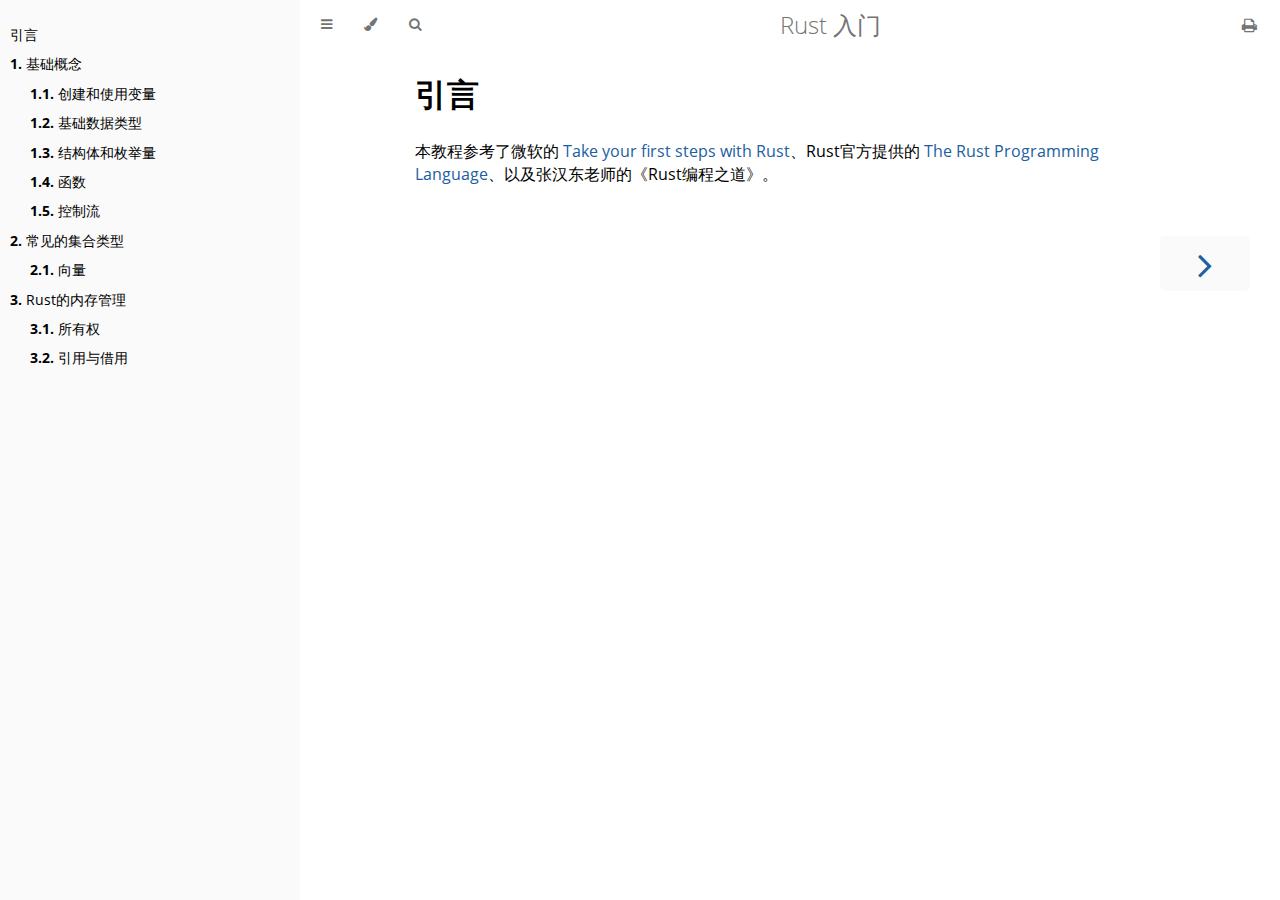
<file: index.html>
<!DOCTYPE HTML>
<html lang="zh" class="sidebar-visible no-js light">
    <head>
        <!-- Book generated using mdBook -->
        <meta charset="UTF-8">
        <title>引言 - Rust 入门</title>
        <!-- Custom HTML head -->
        

        <meta content="text/html; charset=utf-8" http-equiv="Content-Type">
        <meta name="description" content="Rust入门教程。">
        <meta name="viewport" content="width=device-width, initial-scale=1">
        <meta name="theme-color" content="#ffffff" />

        <link rel="icon" href="favicon.svg">
        <link rel="shortcut icon" href="favicon.png">
        <link rel="stylesheet" href="css/variables.css">
        <link rel="stylesheet" href="css/general.css">
        <link rel="stylesheet" href="css/chrome.css">
        <link rel="stylesheet" href="css/print.css" media="print">
        <!-- Fonts -->
        <link rel="stylesheet" href="FontAwesome/css/font-awesome.css">
        <link rel="stylesheet" href="fonts/fonts.css">
        <!-- Highlight.js Stylesheets -->
        <link rel="stylesheet" href="highlight.css">
        <link rel="stylesheet" href="tomorrow-night.css">
        <link rel="stylesheet" href="ayu-highlight.css">

        <!-- Custom theme stylesheets -->
        <link rel="stylesheet" href="ferris.css">
    </head>
    <body>
        <!-- Provide site root to javascript -->
        <script type="text/javascript">
            var path_to_root = "";
            var default_theme = window.matchMedia("(prefers-color-scheme: dark)").matches ? "navy" : "light";
        </script>

        <!-- Work around some values being stored in localStorage wrapped in quotes -->
        <script type="text/javascript">
            try {
                var theme = localStorage.getItem('mdbook-theme');
                var sidebar = localStorage.getItem('mdbook-sidebar');

                if (theme.startsWith('"') && theme.endsWith('"')) {
                    localStorage.setItem('mdbook-theme', theme.slice(1, theme.length - 1));
                }

                if (sidebar.startsWith('"') && sidebar.endsWith('"')) {
                    localStorage.setItem('mdbook-sidebar', sidebar.slice(1, sidebar.length - 1));
                }
            } catch (e) { }
        </script>

        <!-- Set the theme before any content is loaded, prevents flash -->
        <script type="text/javascript">
            var theme;
            try { theme = localStorage.getItem('mdbook-theme'); } catch(e) { }
            if (theme === null || theme === undefined) { theme = default_theme; }
            var html = document.querySelector('html');
            html.classList.remove('no-js')
            html.classList.remove('light')
            html.classList.add(theme);
            html.classList.add('js');
        </script>

        <!-- Hide / unhide sidebar before it is displayed -->
        <script type="text/javascript">
            var html = document.querySelector('html');
            var sidebar = 'hidden';
            if (document.body.clientWidth >= 1080) {
                try { sidebar = localStorage.getItem('mdbook-sidebar'); } catch(e) { }
                sidebar = sidebar || 'visible';
            }
            html.classList.remove('sidebar-visible');
            html.classList.add("sidebar-" + sidebar);
        </script>

        <nav id="sidebar" class="sidebar" aria-label="Table of contents">
            <div class="sidebar-scrollbox">
                <ol class="chapter"><li class="chapter-item expanded affix "><a href="introduction.html">引言</a></li><li class="chapter-item expanded "><a href="basic_concepts.html"><strong aria-hidden="true">1.</strong> 基础概念</a></li><li><ol class="section"><li class="chapter-item expanded "><a href="basic_concepts/variables.html"><strong aria-hidden="true">1.1.</strong> 创建和使用变量</a></li><li class="chapter-item expanded "><a href="basic_concepts/data_types.html"><strong aria-hidden="true">1.2.</strong> 基础数据类型</a></li><li class="chapter-item expanded "><a href="basic_concepts/struct_and_enum.html"><strong aria-hidden="true">1.3.</strong> 结构体和枚举量</a></li><li class="chapter-item expanded "><a href="basic_concepts/functions.html"><strong aria-hidden="true">1.4.</strong> 函数</a></li><li class="chapter-item expanded "><a href="basic_concepts/control_flow.html"><strong aria-hidden="true">1.5.</strong> 控制流</a></li></ol></li><li class="chapter-item expanded "><a href="collections.html"><strong aria-hidden="true">2.</strong> 常见的集合类型</a></li><li><ol class="section"><li class="chapter-item expanded "><a href="collections/vector.html"><strong aria-hidden="true">2.1.</strong> 向量</a></li></ol></li><li class="chapter-item expanded "><a href="memory_management.html"><strong aria-hidden="true">3.</strong> Rust的内存管理</a></li><li><ol class="section"><li class="chapter-item expanded "><a href="memory_management/ownership.html"><strong aria-hidden="true">3.1.</strong> 所有权</a></li><li class="chapter-item expanded "><a href="memory_management/reference_and_borrowing.html"><strong aria-hidden="true">3.2.</strong> 引用与借用</a></li></ol></li></ol>
            </div>
            <div id="sidebar-resize-handle" class="sidebar-resize-handle"></div>
        </nav>

        <div id="page-wrapper" class="page-wrapper">

            <div class="page">
                
                <div id="menu-bar-hover-placeholder"></div>
                <div id="menu-bar" class="menu-bar sticky bordered">
                    <div class="left-buttons">
                        <button id="sidebar-toggle" class="icon-button" type="button" title="Toggle Table of Contents" aria-label="Toggle Table of Contents" aria-controls="sidebar">
                            <i class="fa fa-bars"></i>
                        </button>
                        <button id="theme-toggle" class="icon-button" type="button" title="Change theme" aria-label="Change theme" aria-haspopup="true" aria-expanded="false" aria-controls="theme-list">
                            <i class="fa fa-paint-brush"></i>
                        </button>
                        <ul id="theme-list" class="theme-popup" aria-label="Themes" role="menu">
                            <li role="none"><button role="menuitem" class="theme" id="light">Light (default)</button></li>
                            <li role="none"><button role="menuitem" class="theme" id="rust">Rust</button></li>
                            <li role="none"><button role="menuitem" class="theme" id="coal">Coal</button></li>
                            <li role="none"><button role="menuitem" class="theme" id="navy">Navy</button></li>
                            <li role="none"><button role="menuitem" class="theme" id="ayu">Ayu</button></li>
                        </ul>
                        <button id="search-toggle" class="icon-button" type="button" title="Search. (Shortkey: s)" aria-label="Toggle Searchbar" aria-expanded="false" aria-keyshortcuts="S" aria-controls="searchbar">
                            <i class="fa fa-search"></i>
                        </button>
                    </div>

                    <h1 class="menu-title">Rust 入门</h1>

                    <div class="right-buttons">
                        <a href="print.html" title="Print this book" aria-label="Print this book">
                            <i id="print-button" class="fa fa-print"></i>
                        </a>
                    </div>
                </div>

                <div id="search-wrapper" class="hidden">
                    <form id="searchbar-outer" class="searchbar-outer">
                        <input type="search" id="searchbar" name="searchbar" placeholder="Search this book ..." aria-controls="searchresults-outer" aria-describedby="searchresults-header">
                    </form>
                    <div id="searchresults-outer" class="searchresults-outer hidden">
                        <div id="searchresults-header" class="searchresults-header"></div>
                        <ul id="searchresults">
                        </ul>
                    </div>
                </div>
                <!-- Apply ARIA attributes after the sidebar and the sidebar toggle button are added to the DOM -->
                <script type="text/javascript">
                    document.getElementById('sidebar-toggle').setAttribute('aria-expanded', sidebar === 'visible');
                    document.getElementById('sidebar').setAttribute('aria-hidden', sidebar !== 'visible');
                    Array.from(document.querySelectorAll('#sidebar a')).forEach(function(link) {
                        link.setAttribute('tabIndex', sidebar === 'visible' ? 0 : -1);
                    });
                </script>

                <div id="content" class="content">
                    <main>
                        <h1 id="引言"><a class="header" href="#引言">引言</a></h1>
<p>本教程参考了微软的 <a href="https://docs.microsoft.com/zh-cn/learn/paths/rust-first-steps/">Take your first steps with Rust</a>、Rust官方提供的 <a href="https://doc.rust-lang.org/book/">The Rust Programming Language</a>、以及张汉东老师的《Rust编程之道》。</p>

                    </main>

                    <nav class="nav-wrapper" aria-label="Page navigation">
                        <!-- Mobile navigation buttons -->
                            <a rel="next" href="basic_concepts.html" class="mobile-nav-chapters next" title="Next chapter" aria-label="Next chapter" aria-keyshortcuts="Right">
                                <i class="fa fa-angle-right"></i>
                            </a>
                        <div style="clear: both"></div>
                    </nav>
                </div>
            </div>

            <nav class="nav-wide-wrapper" aria-label="Page navigation">
                    <a rel="next" href="basic_concepts.html" class="nav-chapters next" title="Next chapter" aria-label="Next chapter" aria-keyshortcuts="Right">
                        <i class="fa fa-angle-right"></i>
                    </a>
            </nav>

        </div>

        <script type="text/javascript">
            window.playground_copyable = true;
        </script>
        <script src="elasticlunr.min.js" type="text/javascript" charset="utf-8"></script>
        <script src="mark.min.js" type="text/javascript" charset="utf-8"></script>
        <script src="searcher.js" type="text/javascript" charset="utf-8"></script>
        <script src="clipboard.min.js" type="text/javascript" charset="utf-8"></script>
        <script src="highlight.js" type="text/javascript" charset="utf-8"></script>
        <script src="book.js" type="text/javascript" charset="utf-8"></script>

        <!-- Custom JS scripts -->
        <script type="text/javascript" src="ferris.js"></script>
    </body>
</html>
</file>
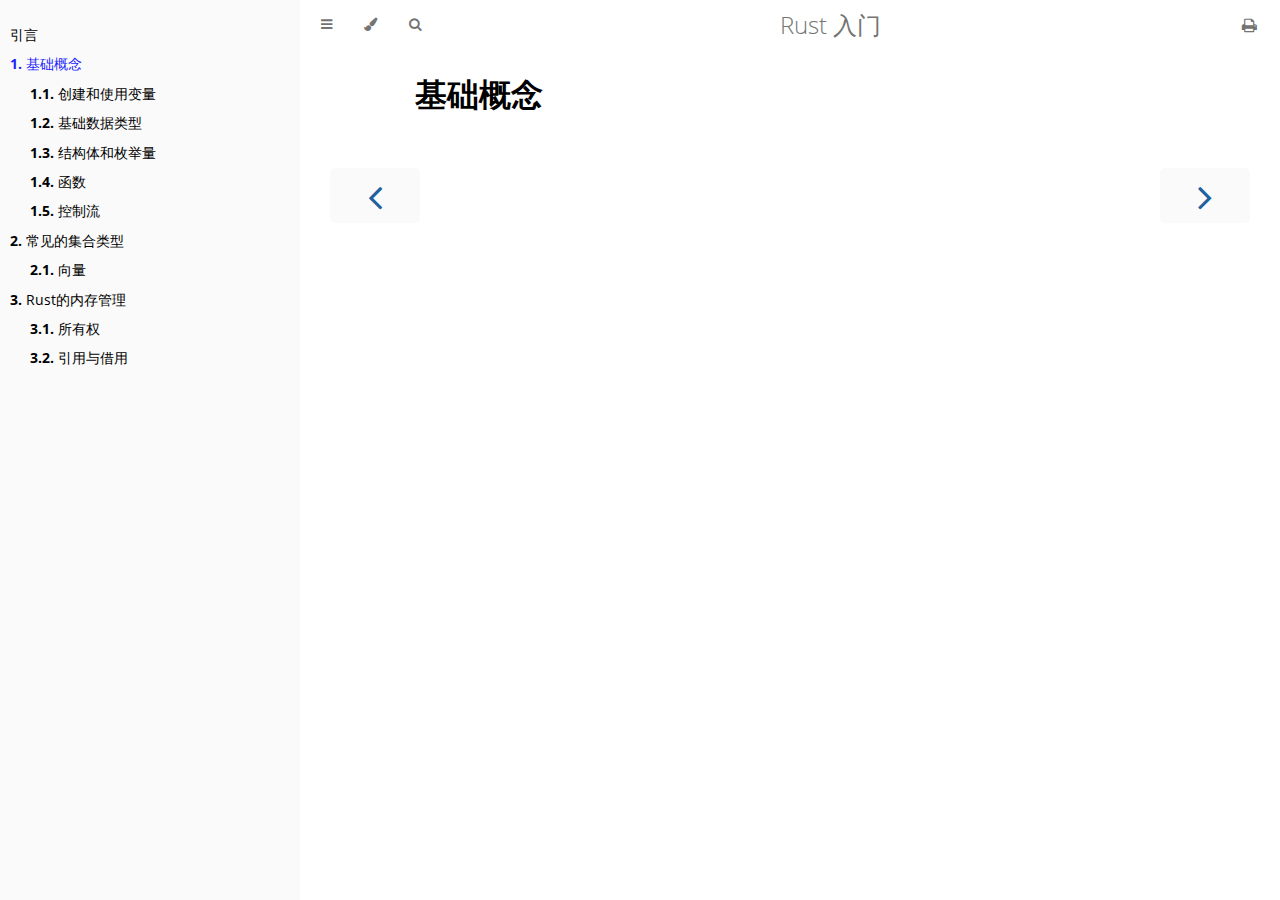
<file: basic_concepts.html>
<!DOCTYPE HTML>
<html lang="zh" class="sidebar-visible no-js light">
    <head>
        <!-- Book generated using mdBook -->
        <meta charset="UTF-8">
        <title>基础概念 - Rust 入门</title>
        <!-- Custom HTML head -->
        

        <meta content="text/html; charset=utf-8" http-equiv="Content-Type">
        <meta name="description" content="Rust入门教程。">
        <meta name="viewport" content="width=device-width, initial-scale=1">
        <meta name="theme-color" content="#ffffff" />

        <link rel="icon" href="favicon.svg">
        <link rel="shortcut icon" href="favicon.png">
        <link rel="stylesheet" href="css/variables.css">
        <link rel="stylesheet" href="css/general.css">
        <link rel="stylesheet" href="css/chrome.css">
        <link rel="stylesheet" href="css/print.css" media="print">
        <!-- Fonts -->
        <link rel="stylesheet" href="FontAwesome/css/font-awesome.css">
        <link rel="stylesheet" href="fonts/fonts.css">
        <!-- Highlight.js Stylesheets -->
        <link rel="stylesheet" href="highlight.css">
        <link rel="stylesheet" href="tomorrow-night.css">
        <link rel="stylesheet" href="ayu-highlight.css">

        <!-- Custom theme stylesheets -->
        <link rel="stylesheet" href="ferris.css">
    </head>
    <body>
        <!-- Provide site root to javascript -->
        <script type="text/javascript">
            var path_to_root = "";
            var default_theme = window.matchMedia("(prefers-color-scheme: dark)").matches ? "navy" : "light";
        </script>

        <!-- Work around some values being stored in localStorage wrapped in quotes -->
        <script type="text/javascript">
            try {
                var theme = localStorage.getItem('mdbook-theme');
                var sidebar = localStorage.getItem('mdbook-sidebar');

                if (theme.startsWith('"') && theme.endsWith('"')) {
                    localStorage.setItem('mdbook-theme', theme.slice(1, theme.length - 1));
                }

                if (sidebar.startsWith('"') && sidebar.endsWith('"')) {
                    localStorage.setItem('mdbook-sidebar', sidebar.slice(1, sidebar.length - 1));
                }
            } catch (e) { }
        </script>

        <!-- Set the theme before any content is loaded, prevents flash -->
        <script type="text/javascript">
            var theme;
            try { theme = localStorage.getItem('mdbook-theme'); } catch(e) { }
            if (theme === null || theme === undefined) { theme = default_theme; }
            var html = document.querySelector('html');
            html.classList.remove('no-js')
            html.classList.remove('light')
            html.classList.add(theme);
            html.classList.add('js');
        </script>

        <!-- Hide / unhide sidebar before it is displayed -->
        <script type="text/javascript">
            var html = document.querySelector('html');
            var sidebar = 'hidden';
            if (document.body.clientWidth >= 1080) {
                try { sidebar = localStorage.getItem('mdbook-sidebar'); } catch(e) { }
                sidebar = sidebar || 'visible';
            }
            html.classList.remove('sidebar-visible');
            html.classList.add("sidebar-" + sidebar);
        </script>

        <nav id="sidebar" class="sidebar" aria-label="Table of contents">
            <div class="sidebar-scrollbox">
                <ol class="chapter"><li class="chapter-item expanded affix "><a href="introduction.html">引言</a></li><li class="chapter-item expanded "><a href="basic_concepts.html" class="active"><strong aria-hidden="true">1.</strong> 基础概念</a></li><li><ol class="section"><li class="chapter-item expanded "><a href="basic_concepts/variables.html"><strong aria-hidden="true">1.1.</strong> 创建和使用变量</a></li><li class="chapter-item expanded "><a href="basic_concepts/data_types.html"><strong aria-hidden="true">1.2.</strong> 基础数据类型</a></li><li class="chapter-item expanded "><a href="basic_concepts/struct_and_enum.html"><strong aria-hidden="true">1.3.</strong> 结构体和枚举量</a></li><li class="chapter-item expanded "><a href="basic_concepts/functions.html"><strong aria-hidden="true">1.4.</strong> 函数</a></li><li class="chapter-item expanded "><a href="basic_concepts/control_flow.html"><strong aria-hidden="true">1.5.</strong> 控制流</a></li></ol></li><li class="chapter-item expanded "><a href="collections.html"><strong aria-hidden="true">2.</strong> 常见的集合类型</a></li><li><ol class="section"><li class="chapter-item expanded "><a href="collections/vector.html"><strong aria-hidden="true">2.1.</strong> 向量</a></li></ol></li><li class="chapter-item expanded "><a href="memory_management.html"><strong aria-hidden="true">3.</strong> Rust的内存管理</a></li><li><ol class="section"><li class="chapter-item expanded "><a href="memory_management/ownership.html"><strong aria-hidden="true">3.1.</strong> 所有权</a></li><li class="chapter-item expanded "><a href="memory_management/reference_and_borrowing.html"><strong aria-hidden="true">3.2.</strong> 引用与借用</a></li></ol></li></ol>
            </div>
            <div id="sidebar-resize-handle" class="sidebar-resize-handle"></div>
        </nav>

        <div id="page-wrapper" class="page-wrapper">

            <div class="page">
                
                <div id="menu-bar-hover-placeholder"></div>
                <div id="menu-bar" class="menu-bar sticky bordered">
                    <div class="left-buttons">
                        <button id="sidebar-toggle" class="icon-button" type="button" title="Toggle Table of Contents" aria-label="Toggle Table of Contents" aria-controls="sidebar">
                            <i class="fa fa-bars"></i>
                        </button>
                        <button id="theme-toggle" class="icon-button" type="button" title="Change theme" aria-label="Change theme" aria-haspopup="true" aria-expanded="false" aria-controls="theme-list">
                            <i class="fa fa-paint-brush"></i>
                        </button>
                        <ul id="theme-list" class="theme-popup" aria-label="Themes" role="menu">
                            <li role="none"><button role="menuitem" class="theme" id="light">Light (default)</button></li>
                            <li role="none"><button role="menuitem" class="theme" id="rust">Rust</button></li>
                            <li role="none"><button role="menuitem" class="theme" id="coal">Coal</button></li>
                            <li role="none"><button role="menuitem" class="theme" id="navy">Navy</button></li>
                            <li role="none"><button role="menuitem" class="theme" id="ayu">Ayu</button></li>
                        </ul>
                        <button id="search-toggle" class="icon-button" type="button" title="Search. (Shortkey: s)" aria-label="Toggle Searchbar" aria-expanded="false" aria-keyshortcuts="S" aria-controls="searchbar">
                            <i class="fa fa-search"></i>
                        </button>
                    </div>

                    <h1 class="menu-title">Rust 入门</h1>

                    <div class="right-buttons">
                        <a href="print.html" title="Print this book" aria-label="Print this book">
                            <i id="print-button" class="fa fa-print"></i>
                        </a>
                    </div>
                </div>

                <div id="search-wrapper" class="hidden">
                    <form id="searchbar-outer" class="searchbar-outer">
                        <input type="search" id="searchbar" name="searchbar" placeholder="Search this book ..." aria-controls="searchresults-outer" aria-describedby="searchresults-header">
                    </form>
                    <div id="searchresults-outer" class="searchresults-outer hidden">
                        <div id="searchresults-header" class="searchresults-header"></div>
                        <ul id="searchresults">
                        </ul>
                    </div>
                </div>
                <!-- Apply ARIA attributes after the sidebar and the sidebar toggle button are added to the DOM -->
                <script type="text/javascript">
                    document.getElementById('sidebar-toggle').setAttribute('aria-expanded', sidebar === 'visible');
                    document.getElementById('sidebar').setAttribute('aria-hidden', sidebar !== 'visible');
                    Array.from(document.querySelectorAll('#sidebar a')).forEach(function(link) {
                        link.setAttribute('tabIndex', sidebar === 'visible' ? 0 : -1);
                    });
                </script>

                <div id="content" class="content">
                    <main>
                        <h1 id="基础概念"><a class="header" href="#基础概念">基础概念</a></h1>

                    </main>

                    <nav class="nav-wrapper" aria-label="Page navigation">
                        <!-- Mobile navigation buttons -->
                            <a rel="prev" href="introduction.html" class="mobile-nav-chapters previous" title="Previous chapter" aria-label="Previous chapter" aria-keyshortcuts="Left">
                                <i class="fa fa-angle-left"></i>
                            </a>
                            <a rel="next" href="basic_concepts/variables.html" class="mobile-nav-chapters next" title="Next chapter" aria-label="Next chapter" aria-keyshortcuts="Right">
                                <i class="fa fa-angle-right"></i>
                            </a>
                        <div style="clear: both"></div>
                    </nav>
                </div>
            </div>

            <nav class="nav-wide-wrapper" aria-label="Page navigation">
                    <a rel="prev" href="introduction.html" class="nav-chapters previous" title="Previous chapter" aria-label="Previous chapter" aria-keyshortcuts="Left">
                        <i class="fa fa-angle-left"></i>
                    </a>
                    <a rel="next" href="basic_concepts/variables.html" class="nav-chapters next" title="Next chapter" aria-label="Next chapter" aria-keyshortcuts="Right">
                        <i class="fa fa-angle-right"></i>
                    </a>
            </nav>

        </div>

        <script type="text/javascript">
            window.playground_copyable = true;
        </script>
        <script src="elasticlunr.min.js" type="text/javascript" charset="utf-8"></script>
        <script src="mark.min.js" type="text/javascript" charset="utf-8"></script>
        <script src="searcher.js" type="text/javascript" charset="utf-8"></script>
        <script src="clipboard.min.js" type="text/javascript" charset="utf-8"></script>
        <script src="highlight.js" type="text/javascript" charset="utf-8"></script>
        <script src="book.js" type="text/javascript" charset="utf-8"></script>

        <!-- Custom JS scripts -->
        <script type="text/javascript" src="ferris.js"></script>
    </body>
</html>
</file>
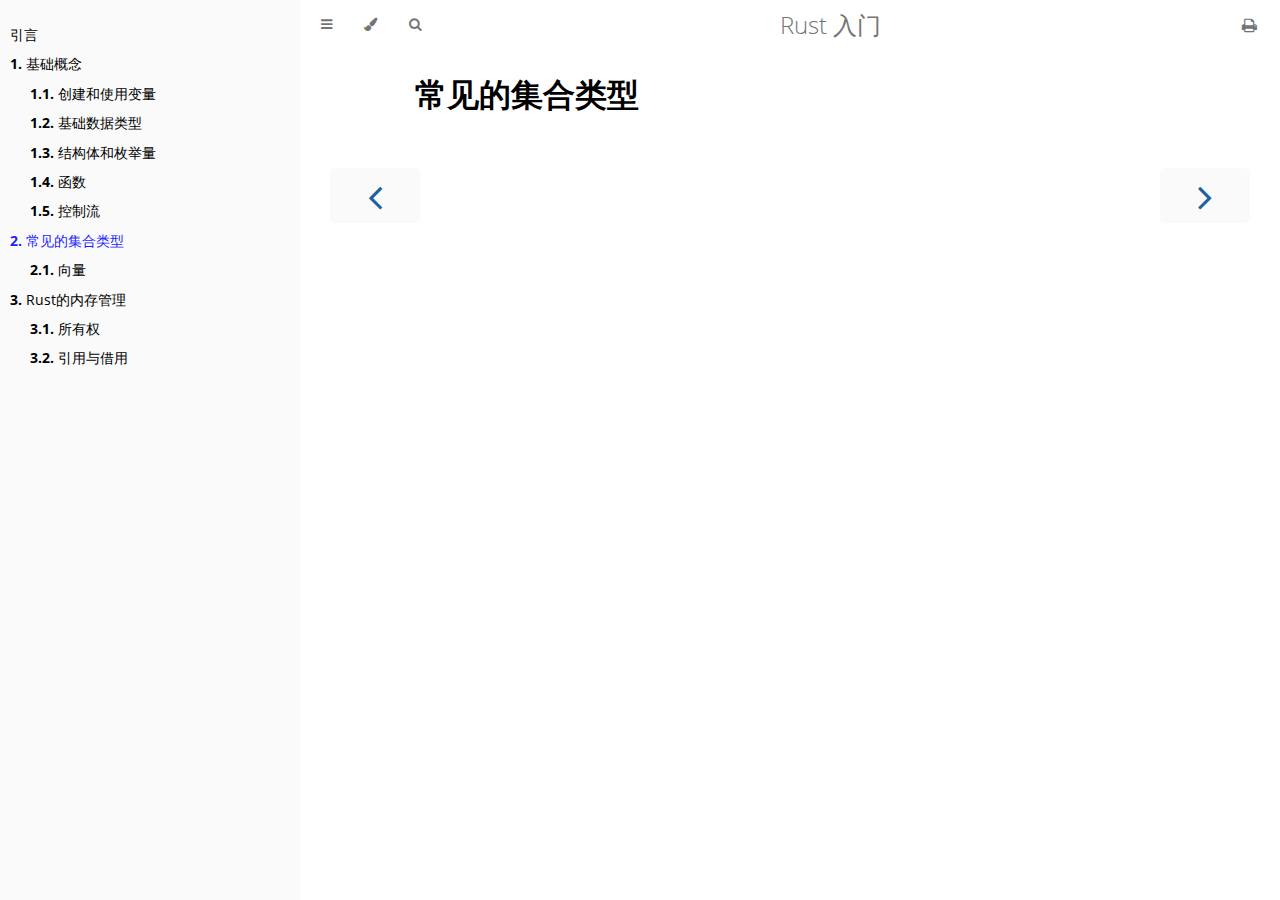
<file: collections.html>
<!DOCTYPE HTML>
<html lang="zh" class="sidebar-visible no-js light">
    <head>
        <!-- Book generated using mdBook -->
        <meta charset="UTF-8">
        <title>常见的集合类型 - Rust 入门</title>
        <!-- Custom HTML head -->
        

        <meta content="text/html; charset=utf-8" http-equiv="Content-Type">
        <meta name="description" content="Rust入门教程。">
        <meta name="viewport" content="width=device-width, initial-scale=1">
        <meta name="theme-color" content="#ffffff" />

        <link rel="icon" href="favicon.svg">
        <link rel="shortcut icon" href="favicon.png">
        <link rel="stylesheet" href="css/variables.css">
        <link rel="stylesheet" href="css/general.css">
        <link rel="stylesheet" href="css/chrome.css">
        <link rel="stylesheet" href="css/print.css" media="print">
        <!-- Fonts -->
        <link rel="stylesheet" href="FontAwesome/css/font-awesome.css">
        <link rel="stylesheet" href="fonts/fonts.css">
        <!-- Highlight.js Stylesheets -->
        <link rel="stylesheet" href="highlight.css">
        <link rel="stylesheet" href="tomorrow-night.css">
        <link rel="stylesheet" href="ayu-highlight.css">

        <!-- Custom theme stylesheets -->
        <link rel="stylesheet" href="ferris.css">
    </head>
    <body>
        <!-- Provide site root to javascript -->
        <script type="text/javascript">
            var path_to_root = "";
            var default_theme = window.matchMedia("(prefers-color-scheme: dark)").matches ? "navy" : "light";
        </script>

        <!-- Work around some values being stored in localStorage wrapped in quotes -->
        <script type="text/javascript">
            try {
                var theme = localStorage.getItem('mdbook-theme');
                var sidebar = localStorage.getItem('mdbook-sidebar');

                if (theme.startsWith('"') && theme.endsWith('"')) {
                    localStorage.setItem('mdbook-theme', theme.slice(1, theme.length - 1));
                }

                if (sidebar.startsWith('"') && sidebar.endsWith('"')) {
                    localStorage.setItem('mdbook-sidebar', sidebar.slice(1, sidebar.length - 1));
                }
            } catch (e) { }
        </script>

        <!-- Set the theme before any content is loaded, prevents flash -->
        <script type="text/javascript">
            var theme;
            try { theme = localStorage.getItem('mdbook-theme'); } catch(e) { }
            if (theme === null || theme === undefined) { theme = default_theme; }
            var html = document.querySelector('html');
            html.classList.remove('no-js')
            html.classList.remove('light')
            html.classList.add(theme);
            html.classList.add('js');
        </script>

        <!-- Hide / unhide sidebar before it is displayed -->
        <script type="text/javascript">
            var html = document.querySelector('html');
            var sidebar = 'hidden';
            if (document.body.clientWidth >= 1080) {
                try { sidebar = localStorage.getItem('mdbook-sidebar'); } catch(e) { }
                sidebar = sidebar || 'visible';
            }
            html.classList.remove('sidebar-visible');
            html.classList.add("sidebar-" + sidebar);
        </script>

        <nav id="sidebar" class="sidebar" aria-label="Table of contents">
            <div class="sidebar-scrollbox">
                <ol class="chapter"><li class="chapter-item expanded affix "><a href="introduction.html">引言</a></li><li class="chapter-item expanded "><a href="basic_concepts.html"><strong aria-hidden="true">1.</strong> 基础概念</a></li><li><ol class="section"><li class="chapter-item expanded "><a href="basic_concepts/variables.html"><strong aria-hidden="true">1.1.</strong> 创建和使用变量</a></li><li class="chapter-item expanded "><a href="basic_concepts/data_types.html"><strong aria-hidden="true">1.2.</strong> 基础数据类型</a></li><li class="chapter-item expanded "><a href="basic_concepts/struct_and_enum.html"><strong aria-hidden="true">1.3.</strong> 结构体和枚举量</a></li><li class="chapter-item expanded "><a href="basic_concepts/functions.html"><strong aria-hidden="true">1.4.</strong> 函数</a></li><li class="chapter-item expanded "><a href="basic_concepts/control_flow.html"><strong aria-hidden="true">1.5.</strong> 控制流</a></li></ol></li><li class="chapter-item expanded "><a href="collections.html" class="active"><strong aria-hidden="true">2.</strong> 常见的集合类型</a></li><li><ol class="section"><li class="chapter-item expanded "><a href="collections/vector.html"><strong aria-hidden="true">2.1.</strong> 向量</a></li></ol></li><li class="chapter-item expanded "><a href="memory_management.html"><strong aria-hidden="true">3.</strong> Rust的内存管理</a></li><li><ol class="section"><li class="chapter-item expanded "><a href="memory_management/ownership.html"><strong aria-hidden="true">3.1.</strong> 所有权</a></li><li class="chapter-item expanded "><a href="memory_management/reference_and_borrowing.html"><strong aria-hidden="true">3.2.</strong> 引用与借用</a></li></ol></li></ol>
            </div>
            <div id="sidebar-resize-handle" class="sidebar-resize-handle"></div>
        </nav>

        <div id="page-wrapper" class="page-wrapper">

            <div class="page">
                
                <div id="menu-bar-hover-placeholder"></div>
                <div id="menu-bar" class="menu-bar sticky bordered">
                    <div class="left-buttons">
                        <button id="sidebar-toggle" class="icon-button" type="button" title="Toggle Table of Contents" aria-label="Toggle Table of Contents" aria-controls="sidebar">
                            <i class="fa fa-bars"></i>
                        </button>
                        <button id="theme-toggle" class="icon-button" type="button" title="Change theme" aria-label="Change theme" aria-haspopup="true" aria-expanded="false" aria-controls="theme-list">
                            <i class="fa fa-paint-brush"></i>
                        </button>
                        <ul id="theme-list" class="theme-popup" aria-label="Themes" role="menu">
                            <li role="none"><button role="menuitem" class="theme" id="light">Light (default)</button></li>
                            <li role="none"><button role="menuitem" class="theme" id="rust">Rust</button></li>
                            <li role="none"><button role="menuitem" class="theme" id="coal">Coal</button></li>
                            <li role="none"><button role="menuitem" class="theme" id="navy">Navy</button></li>
                            <li role="none"><button role="menuitem" class="theme" id="ayu">Ayu</button></li>
                        </ul>
                        <button id="search-toggle" class="icon-button" type="button" title="Search. (Shortkey: s)" aria-label="Toggle Searchbar" aria-expanded="false" aria-keyshortcuts="S" aria-controls="searchbar">
                            <i class="fa fa-search"></i>
                        </button>
                    </div>

                    <h1 class="menu-title">Rust 入门</h1>

                    <div class="right-buttons">
                        <a href="print.html" title="Print this book" aria-label="Print this book">
                            <i id="print-button" class="fa fa-print"></i>
                        </a>
                    </div>
                </div>

                <div id="search-wrapper" class="hidden">
                    <form id="searchbar-outer" class="searchbar-outer">
                        <input type="search" id="searchbar" name="searchbar" placeholder="Search this book ..." aria-controls="searchresults-outer" aria-describedby="searchresults-header">
                    </form>
                    <div id="searchresults-outer" class="searchresults-outer hidden">
                        <div id="searchresults-header" class="searchresults-header"></div>
                        <ul id="searchresults">
                        </ul>
                    </div>
                </div>
                <!-- Apply ARIA attributes after the sidebar and the sidebar toggle button are added to the DOM -->
                <script type="text/javascript">
                    document.getElementById('sidebar-toggle').setAttribute('aria-expanded', sidebar === 'visible');
                    document.getElementById('sidebar').setAttribute('aria-hidden', sidebar !== 'visible');
                    Array.from(document.querySelectorAll('#sidebar a')).forEach(function(link) {
                        link.setAttribute('tabIndex', sidebar === 'visible' ? 0 : -1);
                    });
                </script>

                <div id="content" class="content">
                    <main>
                        <h1 id="常见的集合类型"><a class="header" href="#常见的集合类型">常见的集合类型</a></h1>

                    </main>

                    <nav class="nav-wrapper" aria-label="Page navigation">
                        <!-- Mobile navigation buttons -->
                            <a rel="prev" href="basic_concepts/control_flow.html" class="mobile-nav-chapters previous" title="Previous chapter" aria-label="Previous chapter" aria-keyshortcuts="Left">
                                <i class="fa fa-angle-left"></i>
                            </a>
                            <a rel="next" href="collections/vector.html" class="mobile-nav-chapters next" title="Next chapter" aria-label="Next chapter" aria-keyshortcuts="Right">
                                <i class="fa fa-angle-right"></i>
                            </a>
                        <div style="clear: both"></div>
                    </nav>
                </div>
            </div>

            <nav class="nav-wide-wrapper" aria-label="Page navigation">
                    <a rel="prev" href="basic_concepts/control_flow.html" class="nav-chapters previous" title="Previous chapter" aria-label="Previous chapter" aria-keyshortcuts="Left">
                        <i class="fa fa-angle-left"></i>
                    </a>
                    <a rel="next" href="collections/vector.html" class="nav-chapters next" title="Next chapter" aria-label="Next chapter" aria-keyshortcuts="Right">
                        <i class="fa fa-angle-right"></i>
                    </a>
            </nav>

        </div>

        <script type="text/javascript">
            window.playground_copyable = true;
        </script>
        <script src="elasticlunr.min.js" type="text/javascript" charset="utf-8"></script>
        <script src="mark.min.js" type="text/javascript" charset="utf-8"></script>
        <script src="searcher.js" type="text/javascript" charset="utf-8"></script>
        <script src="clipboard.min.js" type="text/javascript" charset="utf-8"></script>
        <script src="highlight.js" type="text/javascript" charset="utf-8"></script>
        <script src="book.js" type="text/javascript" charset="utf-8"></script>

        <!-- Custom JS scripts -->
        <script type="text/javascript" src="ferris.js"></script>
    </body>
</html>
</file>
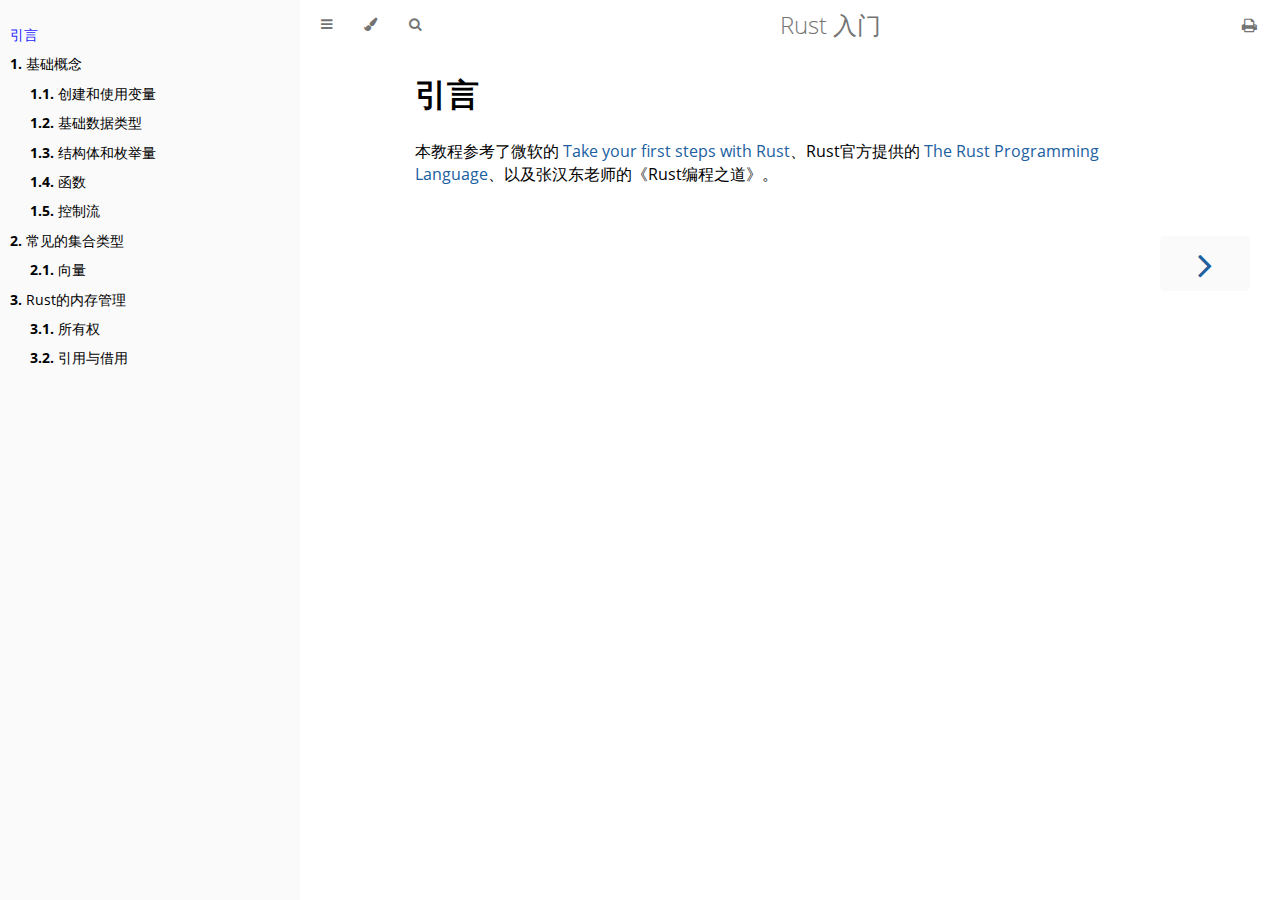
<file: introduction.html>
<!DOCTYPE HTML>
<html lang="zh" class="sidebar-visible no-js light">
    <head>
        <!-- Book generated using mdBook -->
        <meta charset="UTF-8">
        <title>引言 - Rust 入门</title>
        <!-- Custom HTML head -->
        

        <meta content="text/html; charset=utf-8" http-equiv="Content-Type">
        <meta name="description" content="Rust入门教程。">
        <meta name="viewport" content="width=device-width, initial-scale=1">
        <meta name="theme-color" content="#ffffff" />

        <link rel="icon" href="favicon.svg">
        <link rel="shortcut icon" href="favicon.png">
        <link rel="stylesheet" href="css/variables.css">
        <link rel="stylesheet" href="css/general.css">
        <link rel="stylesheet" href="css/chrome.css">
        <link rel="stylesheet" href="css/print.css" media="print">
        <!-- Fonts -->
        <link rel="stylesheet" href="FontAwesome/css/font-awesome.css">
        <link rel="stylesheet" href="fonts/fonts.css">
        <!-- Highlight.js Stylesheets -->
        <link rel="stylesheet" href="highlight.css">
        <link rel="stylesheet" href="tomorrow-night.css">
        <link rel="stylesheet" href="ayu-highlight.css">

        <!-- Custom theme stylesheets -->
        <link rel="stylesheet" href="ferris.css">
    </head>
    <body>
        <!-- Provide site root to javascript -->
        <script type="text/javascript">
            var path_to_root = "";
            var default_theme = window.matchMedia("(prefers-color-scheme: dark)").matches ? "navy" : "light";
        </script>

        <!-- Work around some values being stored in localStorage wrapped in quotes -->
        <script type="text/javascript">
            try {
                var theme = localStorage.getItem('mdbook-theme');
                var sidebar = localStorage.getItem('mdbook-sidebar');

                if (theme.startsWith('"') && theme.endsWith('"')) {
                    localStorage.setItem('mdbook-theme', theme.slice(1, theme.length - 1));
                }

                if (sidebar.startsWith('"') && sidebar.endsWith('"')) {
                    localStorage.setItem('mdbook-sidebar', sidebar.slice(1, sidebar.length - 1));
                }
            } catch (e) { }
        </script>

        <!-- Set the theme before any content is loaded, prevents flash -->
        <script type="text/javascript">
            var theme;
            try { theme = localStorage.getItem('mdbook-theme'); } catch(e) { }
            if (theme === null || theme === undefined) { theme = default_theme; }
            var html = document.querySelector('html');
            html.classList.remove('no-js')
            html.classList.remove('light')
            html.classList.add(theme);
            html.classList.add('js');
        </script>

        <!-- Hide / unhide sidebar before it is displayed -->
        <script type="text/javascript">
            var html = document.querySelector('html');
            var sidebar = 'hidden';
            if (document.body.clientWidth >= 1080) {
                try { sidebar = localStorage.getItem('mdbook-sidebar'); } catch(e) { }
                sidebar = sidebar || 'visible';
            }
            html.classList.remove('sidebar-visible');
            html.classList.add("sidebar-" + sidebar);
        </script>

        <nav id="sidebar" class="sidebar" aria-label="Table of contents">
            <div class="sidebar-scrollbox">
                <ol class="chapter"><li class="chapter-item expanded affix "><a href="introduction.html" class="active">引言</a></li><li class="chapter-item expanded "><a href="basic_concepts.html"><strong aria-hidden="true">1.</strong> 基础概念</a></li><li><ol class="section"><li class="chapter-item expanded "><a href="basic_concepts/variables.html"><strong aria-hidden="true">1.1.</strong> 创建和使用变量</a></li><li class="chapter-item expanded "><a href="basic_concepts/data_types.html"><strong aria-hidden="true">1.2.</strong> 基础数据类型</a></li><li class="chapter-item expanded "><a href="basic_concepts/struct_and_enum.html"><strong aria-hidden="true">1.3.</strong> 结构体和枚举量</a></li><li class="chapter-item expanded "><a href="basic_concepts/functions.html"><strong aria-hidden="true">1.4.</strong> 函数</a></li><li class="chapter-item expanded "><a href="basic_concepts/control_flow.html"><strong aria-hidden="true">1.5.</strong> 控制流</a></li></ol></li><li class="chapter-item expanded "><a href="collections.html"><strong aria-hidden="true">2.</strong> 常见的集合类型</a></li><li><ol class="section"><li class="chapter-item expanded "><a href="collections/vector.html"><strong aria-hidden="true">2.1.</strong> 向量</a></li></ol></li><li class="chapter-item expanded "><a href="memory_management.html"><strong aria-hidden="true">3.</strong> Rust的内存管理</a></li><li><ol class="section"><li class="chapter-item expanded "><a href="memory_management/ownership.html"><strong aria-hidden="true">3.1.</strong> 所有权</a></li><li class="chapter-item expanded "><a href="memory_management/reference_and_borrowing.html"><strong aria-hidden="true">3.2.</strong> 引用与借用</a></li></ol></li></ol>
            </div>
            <div id="sidebar-resize-handle" class="sidebar-resize-handle"></div>
        </nav>

        <div id="page-wrapper" class="page-wrapper">

            <div class="page">
                
                <div id="menu-bar-hover-placeholder"></div>
                <div id="menu-bar" class="menu-bar sticky bordered">
                    <div class="left-buttons">
                        <button id="sidebar-toggle" class="icon-button" type="button" title="Toggle Table of Contents" aria-label="Toggle Table of Contents" aria-controls="sidebar">
                            <i class="fa fa-bars"></i>
                        </button>
                        <button id="theme-toggle" class="icon-button" type="button" title="Change theme" aria-label="Change theme" aria-haspopup="true" aria-expanded="false" aria-controls="theme-list">
                            <i class="fa fa-paint-brush"></i>
                        </button>
                        <ul id="theme-list" class="theme-popup" aria-label="Themes" role="menu">
                            <li role="none"><button role="menuitem" class="theme" id="light">Light (default)</button></li>
                            <li role="none"><button role="menuitem" class="theme" id="rust">Rust</button></li>
                            <li role="none"><button role="menuitem" class="theme" id="coal">Coal</button></li>
                            <li role="none"><button role="menuitem" class="theme" id="navy">Navy</button></li>
                            <li role="none"><button role="menuitem" class="theme" id="ayu">Ayu</button></li>
                        </ul>
                        <button id="search-toggle" class="icon-button" type="button" title="Search. (Shortkey: s)" aria-label="Toggle Searchbar" aria-expanded="false" aria-keyshortcuts="S" aria-controls="searchbar">
                            <i class="fa fa-search"></i>
                        </button>
                    </div>

                    <h1 class="menu-title">Rust 入门</h1>

                    <div class="right-buttons">
                        <a href="print.html" title="Print this book" aria-label="Print this book">
                            <i id="print-button" class="fa fa-print"></i>
                        </a>
                    </div>
                </div>

                <div id="search-wrapper" class="hidden">
                    <form id="searchbar-outer" class="searchbar-outer">
                        <input type="search" id="searchbar" name="searchbar" placeholder="Search this book ..." aria-controls="searchresults-outer" aria-describedby="searchresults-header">
                    </form>
                    <div id="searchresults-outer" class="searchresults-outer hidden">
                        <div id="searchresults-header" class="searchresults-header"></div>
                        <ul id="searchresults">
                        </ul>
                    </div>
                </div>
                <!-- Apply ARIA attributes after the sidebar and the sidebar toggle button are added to the DOM -->
                <script type="text/javascript">
                    document.getElementById('sidebar-toggle').setAttribute('aria-expanded', sidebar === 'visible');
                    document.getElementById('sidebar').setAttribute('aria-hidden', sidebar !== 'visible');
                    Array.from(document.querySelectorAll('#sidebar a')).forEach(function(link) {
                        link.setAttribute('tabIndex', sidebar === 'visible' ? 0 : -1);
                    });
                </script>

                <div id="content" class="content">
                    <main>
                        <h1 id="引言"><a class="header" href="#引言">引言</a></h1>
<p>本教程参考了微软的 <a href="https://docs.microsoft.com/zh-cn/learn/paths/rust-first-steps/">Take your first steps with Rust</a>、Rust官方提供的 <a href="https://doc.rust-lang.org/book/">The Rust Programming Language</a>、以及张汉东老师的《Rust编程之道》。</p>

                    </main>

                    <nav class="nav-wrapper" aria-label="Page navigation">
                        <!-- Mobile navigation buttons -->
                            <a rel="next" href="basic_concepts.html" class="mobile-nav-chapters next" title="Next chapter" aria-label="Next chapter" aria-keyshortcuts="Right">
                                <i class="fa fa-angle-right"></i>
                            </a>
                        <div style="clear: both"></div>
                    </nav>
                </div>
            </div>

            <nav class="nav-wide-wrapper" aria-label="Page navigation">
                    <a rel="next" href="basic_concepts.html" class="nav-chapters next" title="Next chapter" aria-label="Next chapter" aria-keyshortcuts="Right">
                        <i class="fa fa-angle-right"></i>
                    </a>
            </nav>

        </div>

        <script type="text/javascript">
            window.playground_copyable = true;
        </script>
        <script src="elasticlunr.min.js" type="text/javascript" charset="utf-8"></script>
        <script src="mark.min.js" type="text/javascript" charset="utf-8"></script>
        <script src="searcher.js" type="text/javascript" charset="utf-8"></script>
        <script src="clipboard.min.js" type="text/javascript" charset="utf-8"></script>
        <script src="highlight.js" type="text/javascript" charset="utf-8"></script>
        <script src="book.js" type="text/javascript" charset="utf-8"></script>

        <!-- Custom JS scripts -->
        <script type="text/javascript" src="ferris.js"></script>
    </body>
</html>
</file>
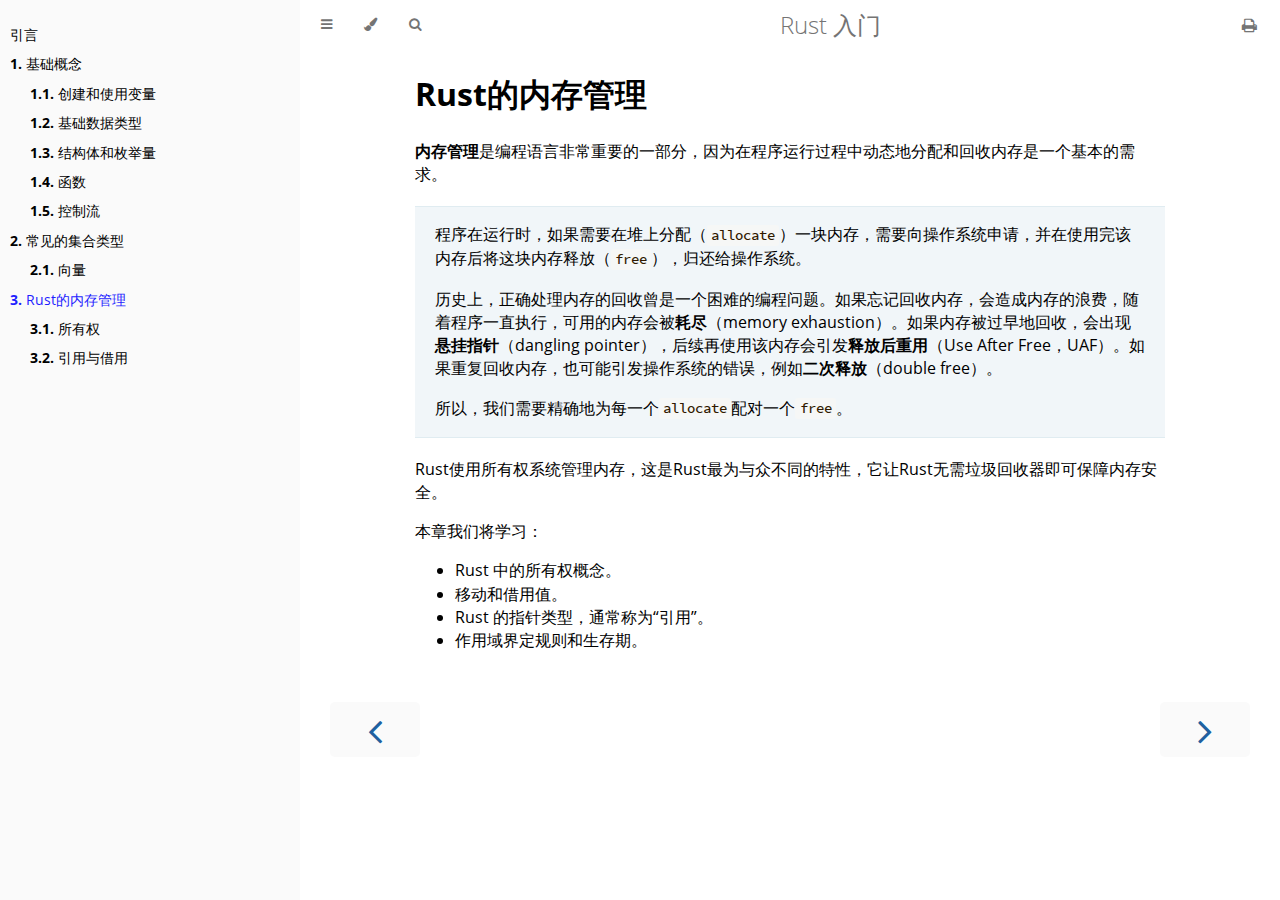
<file: memory_management.html>
<!DOCTYPE HTML>
<html lang="zh" class="sidebar-visible no-js light">
    <head>
        <!-- Book generated using mdBook -->
        <meta charset="UTF-8">
        <title>Rust的内存管理 - Rust 入门</title>
        <!-- Custom HTML head -->
        

        <meta content="text/html; charset=utf-8" http-equiv="Content-Type">
        <meta name="description" content="Rust入门教程。">
        <meta name="viewport" content="width=device-width, initial-scale=1">
        <meta name="theme-color" content="#ffffff" />

        <link rel="icon" href="favicon.svg">
        <link rel="shortcut icon" href="favicon.png">
        <link rel="stylesheet" href="css/variables.css">
        <link rel="stylesheet" href="css/general.css">
        <link rel="stylesheet" href="css/chrome.css">
        <link rel="stylesheet" href="css/print.css" media="print">
        <!-- Fonts -->
        <link rel="stylesheet" href="FontAwesome/css/font-awesome.css">
        <link rel="stylesheet" href="fonts/fonts.css">
        <!-- Highlight.js Stylesheets -->
        <link rel="stylesheet" href="highlight.css">
        <link rel="stylesheet" href="tomorrow-night.css">
        <link rel="stylesheet" href="ayu-highlight.css">

        <!-- Custom theme stylesheets -->
        <link rel="stylesheet" href="ferris.css">
    </head>
    <body>
        <!-- Provide site root to javascript -->
        <script type="text/javascript">
            var path_to_root = "";
            var default_theme = window.matchMedia("(prefers-color-scheme: dark)").matches ? "navy" : "light";
        </script>

        <!-- Work around some values being stored in localStorage wrapped in quotes -->
        <script type="text/javascript">
            try {
                var theme = localStorage.getItem('mdbook-theme');
                var sidebar = localStorage.getItem('mdbook-sidebar');

                if (theme.startsWith('"') && theme.endsWith('"')) {
                    localStorage.setItem('mdbook-theme', theme.slice(1, theme.length - 1));
                }

                if (sidebar.startsWith('"') && sidebar.endsWith('"')) {
                    localStorage.setItem('mdbook-sidebar', sidebar.slice(1, sidebar.length - 1));
                }
            } catch (e) { }
        </script>

        <!-- Set the theme before any content is loaded, prevents flash -->
        <script type="text/javascript">
            var theme;
            try { theme = localStorage.getItem('mdbook-theme'); } catch(e) { }
            if (theme === null || theme === undefined) { theme = default_theme; }
            var html = document.querySelector('html');
            html.classList.remove('no-js')
            html.classList.remove('light')
            html.classList.add(theme);
            html.classList.add('js');
        </script>

        <!-- Hide / unhide sidebar before it is displayed -->
        <script type="text/javascript">
            var html = document.querySelector('html');
            var sidebar = 'hidden';
            if (document.body.clientWidth >= 1080) {
                try { sidebar = localStorage.getItem('mdbook-sidebar'); } catch(e) { }
                sidebar = sidebar || 'visible';
            }
            html.classList.remove('sidebar-visible');
            html.classList.add("sidebar-" + sidebar);
        </script>

        <nav id="sidebar" class="sidebar" aria-label="Table of contents">
            <div class="sidebar-scrollbox">
                <ol class="chapter"><li class="chapter-item expanded affix "><a href="introduction.html">引言</a></li><li class="chapter-item expanded "><a href="basic_concepts.html"><strong aria-hidden="true">1.</strong> 基础概念</a></li><li><ol class="section"><li class="chapter-item expanded "><a href="basic_concepts/variables.html"><strong aria-hidden="true">1.1.</strong> 创建和使用变量</a></li><li class="chapter-item expanded "><a href="basic_concepts/data_types.html"><strong aria-hidden="true">1.2.</strong> 基础数据类型</a></li><li class="chapter-item expanded "><a href="basic_concepts/struct_and_enum.html"><strong aria-hidden="true">1.3.</strong> 结构体和枚举量</a></li><li class="chapter-item expanded "><a href="basic_concepts/functions.html"><strong aria-hidden="true">1.4.</strong> 函数</a></li><li class="chapter-item expanded "><a href="basic_concepts/control_flow.html"><strong aria-hidden="true">1.5.</strong> 控制流</a></li></ol></li><li class="chapter-item expanded "><a href="collections.html"><strong aria-hidden="true">2.</strong> 常见的集合类型</a></li><li><ol class="section"><li class="chapter-item expanded "><a href="collections/vector.html"><strong aria-hidden="true">2.1.</strong> 向量</a></li></ol></li><li class="chapter-item expanded "><a href="memory_management.html" class="active"><strong aria-hidden="true">3.</strong> Rust的内存管理</a></li><li><ol class="section"><li class="chapter-item expanded "><a href="memory_management/ownership.html"><strong aria-hidden="true">3.1.</strong> 所有权</a></li><li class="chapter-item expanded "><a href="memory_management/reference_and_borrowing.html"><strong aria-hidden="true">3.2.</strong> 引用与借用</a></li></ol></li></ol>
            </div>
            <div id="sidebar-resize-handle" class="sidebar-resize-handle"></div>
        </nav>

        <div id="page-wrapper" class="page-wrapper">

            <div class="page">
                
                <div id="menu-bar-hover-placeholder"></div>
                <div id="menu-bar" class="menu-bar sticky bordered">
                    <div class="left-buttons">
                        <button id="sidebar-toggle" class="icon-button" type="button" title="Toggle Table of Contents" aria-label="Toggle Table of Contents" aria-controls="sidebar">
                            <i class="fa fa-bars"></i>
                        </button>
                        <button id="theme-toggle" class="icon-button" type="button" title="Change theme" aria-label="Change theme" aria-haspopup="true" aria-expanded="false" aria-controls="theme-list">
                            <i class="fa fa-paint-brush"></i>
                        </button>
                        <ul id="theme-list" class="theme-popup" aria-label="Themes" role="menu">
                            <li role="none"><button role="menuitem" class="theme" id="light">Light (default)</button></li>
                            <li role="none"><button role="menuitem" class="theme" id="rust">Rust</button></li>
                            <li role="none"><button role="menuitem" class="theme" id="coal">Coal</button></li>
                            <li role="none"><button role="menuitem" class="theme" id="navy">Navy</button></li>
                            <li role="none"><button role="menuitem" class="theme" id="ayu">Ayu</button></li>
                        </ul>
                        <button id="search-toggle" class="icon-button" type="button" title="Search. (Shortkey: s)" aria-label="Toggle Searchbar" aria-expanded="false" aria-keyshortcuts="S" aria-controls="searchbar">
                            <i class="fa fa-search"></i>
                        </button>
                    </div>

                    <h1 class="menu-title">Rust 入门</h1>

                    <div class="right-buttons">
                        <a href="print.html" title="Print this book" aria-label="Print this book">
                            <i id="print-button" class="fa fa-print"></i>
                        </a>
                    </div>
                </div>

                <div id="search-wrapper" class="hidden">
                    <form id="searchbar-outer" class="searchbar-outer">
                        <input type="search" id="searchbar" name="searchbar" placeholder="Search this book ..." aria-controls="searchresults-outer" aria-describedby="searchresults-header">
                    </form>
                    <div id="searchresults-outer" class="searchresults-outer hidden">
                        <div id="searchresults-header" class="searchresults-header"></div>
                        <ul id="searchresults">
                        </ul>
                    </div>
                </div>
                <!-- Apply ARIA attributes after the sidebar and the sidebar toggle button are added to the DOM -->
                <script type="text/javascript">
                    document.getElementById('sidebar-toggle').setAttribute('aria-expanded', sidebar === 'visible');
                    document.getElementById('sidebar').setAttribute('aria-hidden', sidebar !== 'visible');
                    Array.from(document.querySelectorAll('#sidebar a')).forEach(function(link) {
                        link.setAttribute('tabIndex', sidebar === 'visible' ? 0 : -1);
                    });
                </script>

                <div id="content" class="content">
                    <main>
                        <h1 id="rust的内存管理"><a class="header" href="#rust的内存管理">Rust的内存管理</a></h1>
<p><strong>内存管理</strong>是编程语言非常重要的一部分，因为在程序运行过程中动态地分配和回收内存是一个基本的需求。</p>
<blockquote>
<p>程序在运行时，如果需要在堆上分配（<code>allocate</code>）一块内存，需要向操作系统申请，并在使用完该内存后将这块内存释放（<code>free</code>），归还给操作系统。</p>
<p>历史上，正确处理内存的回收曾是一个困难的编程问题。如果忘记回收内存，会造成内存的浪费，随着程序一直执行，可用的内存会被<strong>耗尽</strong>（memory exhaustion）。如果内存被过早地回收，会出现<strong>悬挂指针</strong>（dangling pointer），后续再使用该内存会引发<strong>释放后重用</strong>（Use After Free，UAF）。如果重复回收内存，也可能引发操作系统的错误，例如<strong>二次释放</strong>（double free）。</p>
<p>所以，我们需要精确地为每一个<code>allocate</code>配对一个<code>free</code>。</p>
</blockquote>
<p>Rust使用所有权系统管理内存，这是Rust最为与众不同的特性，它让Rust无需垃圾回收器即可保障内存安全。</p>
<p>本章我们将学习：</p>
<ul>
<li>Rust 中的所有权概念。</li>
<li>移动和借用值。</li>
<li>Rust 的指针类型，通常称为“引用”。</li>
<li>作用域界定规则和生存期。</li>
</ul>

                    </main>

                    <nav class="nav-wrapper" aria-label="Page navigation">
                        <!-- Mobile navigation buttons -->
                            <a rel="prev" href="collections/vector.html" class="mobile-nav-chapters previous" title="Previous chapter" aria-label="Previous chapter" aria-keyshortcuts="Left">
                                <i class="fa fa-angle-left"></i>
                            </a>
                            <a rel="next" href="memory_management/ownership.html" class="mobile-nav-chapters next" title="Next chapter" aria-label="Next chapter" aria-keyshortcuts="Right">
                                <i class="fa fa-angle-right"></i>
                            </a>
                        <div style="clear: both"></div>
                    </nav>
                </div>
            </div>

            <nav class="nav-wide-wrapper" aria-label="Page navigation">
                    <a rel="prev" href="collections/vector.html" class="nav-chapters previous" title="Previous chapter" aria-label="Previous chapter" aria-keyshortcuts="Left">
                        <i class="fa fa-angle-left"></i>
                    </a>
                    <a rel="next" href="memory_management/ownership.html" class="nav-chapters next" title="Next chapter" aria-label="Next chapter" aria-keyshortcuts="Right">
                        <i class="fa fa-angle-right"></i>
                    </a>
            </nav>

        </div>

        <script type="text/javascript">
            window.playground_copyable = true;
        </script>
        <script src="elasticlunr.min.js" type="text/javascript" charset="utf-8"></script>
        <script src="mark.min.js" type="text/javascript" charset="utf-8"></script>
        <script src="searcher.js" type="text/javascript" charset="utf-8"></script>
        <script src="clipboard.min.js" type="text/javascript" charset="utf-8"></script>
        <script src="highlight.js" type="text/javascript" charset="utf-8"></script>
        <script src="book.js" type="text/javascript" charset="utf-8"></script>

        <!-- Custom JS scripts -->
        <script type="text/javascript" src="ferris.js"></script>
    </body>
</html>
</file>
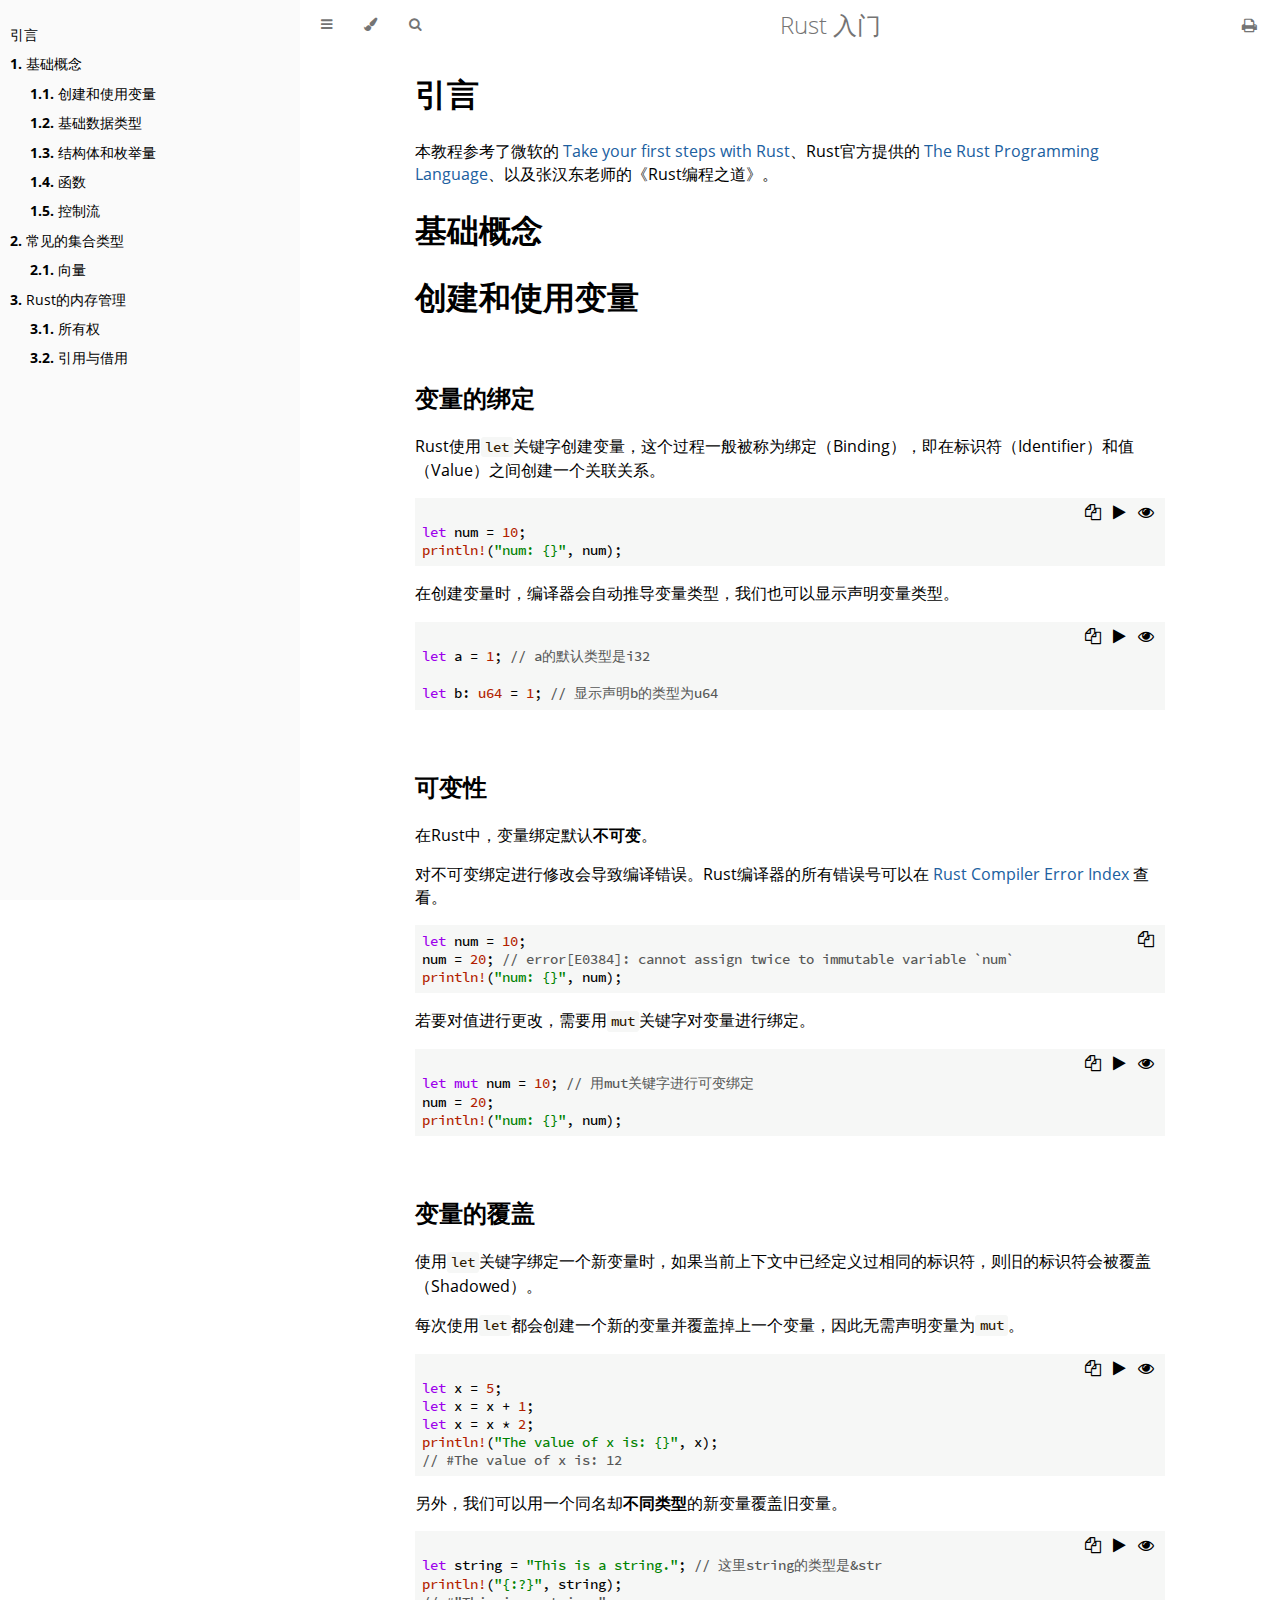
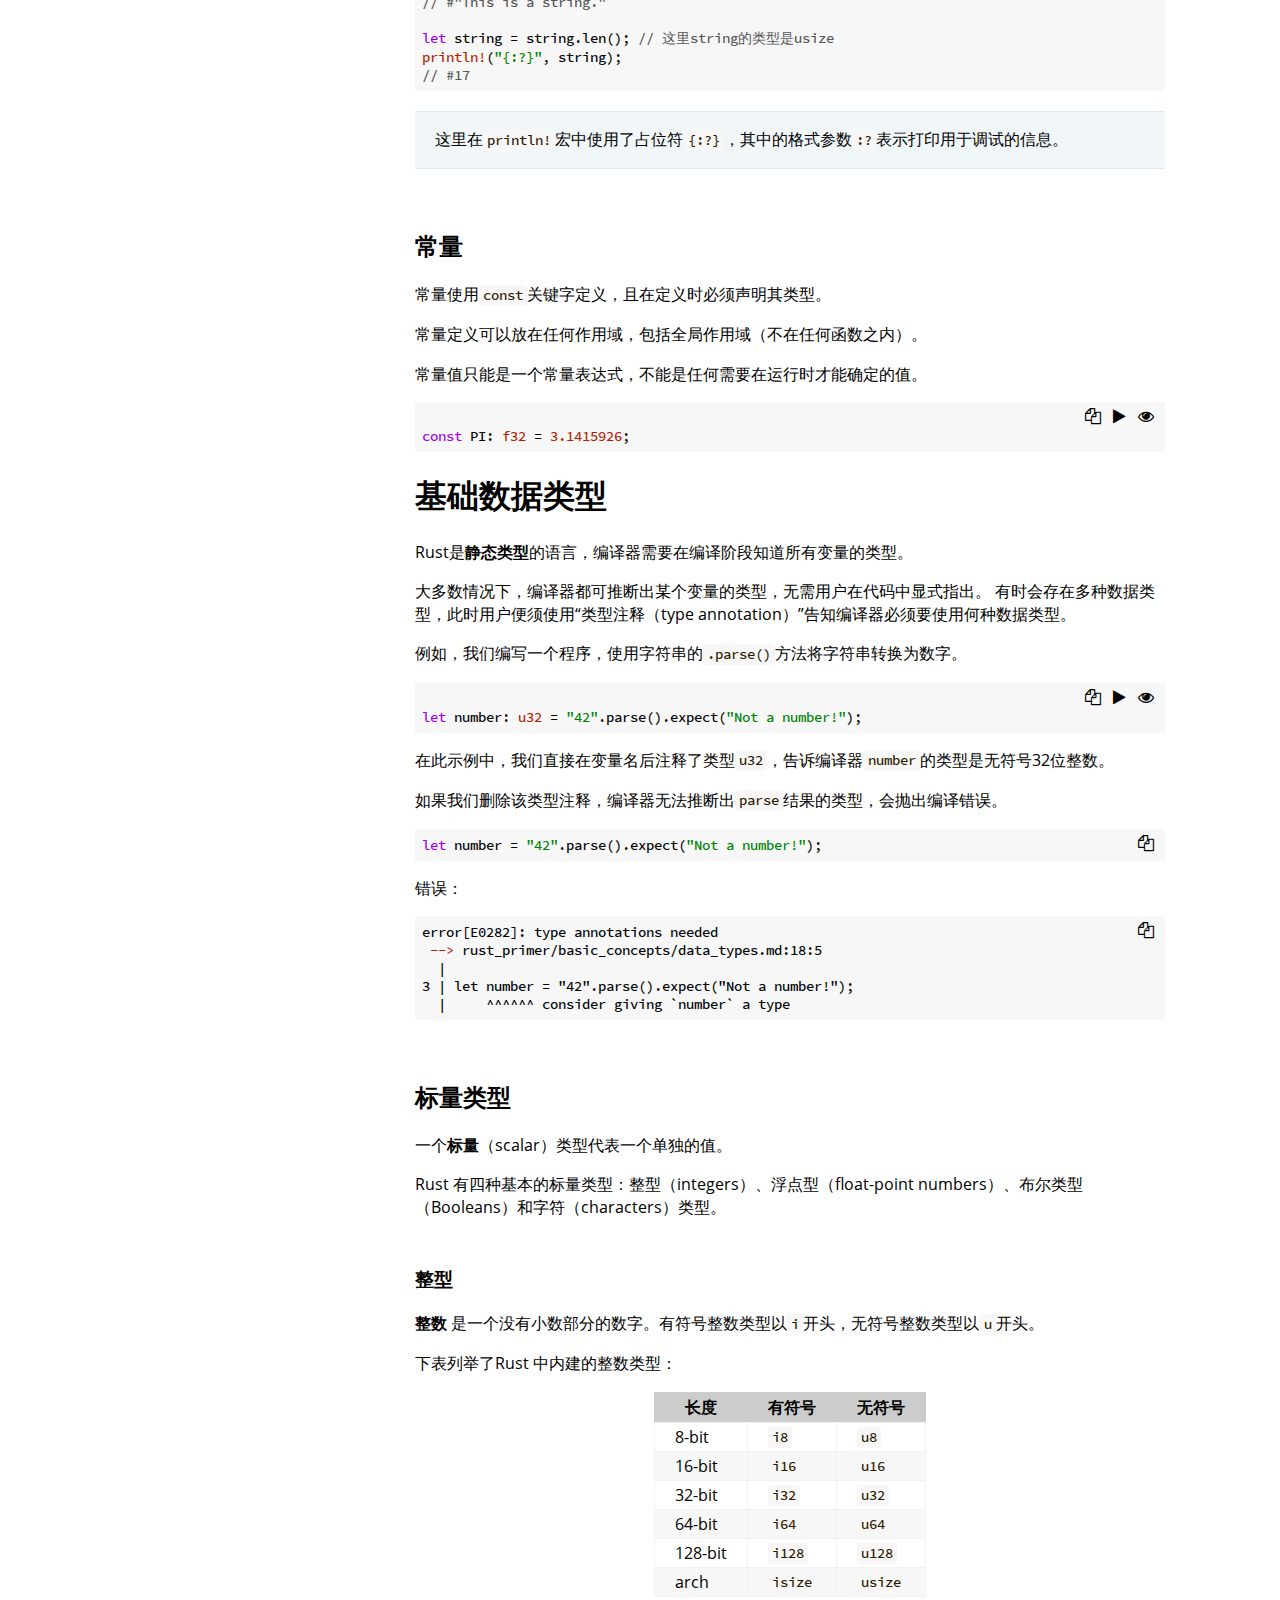
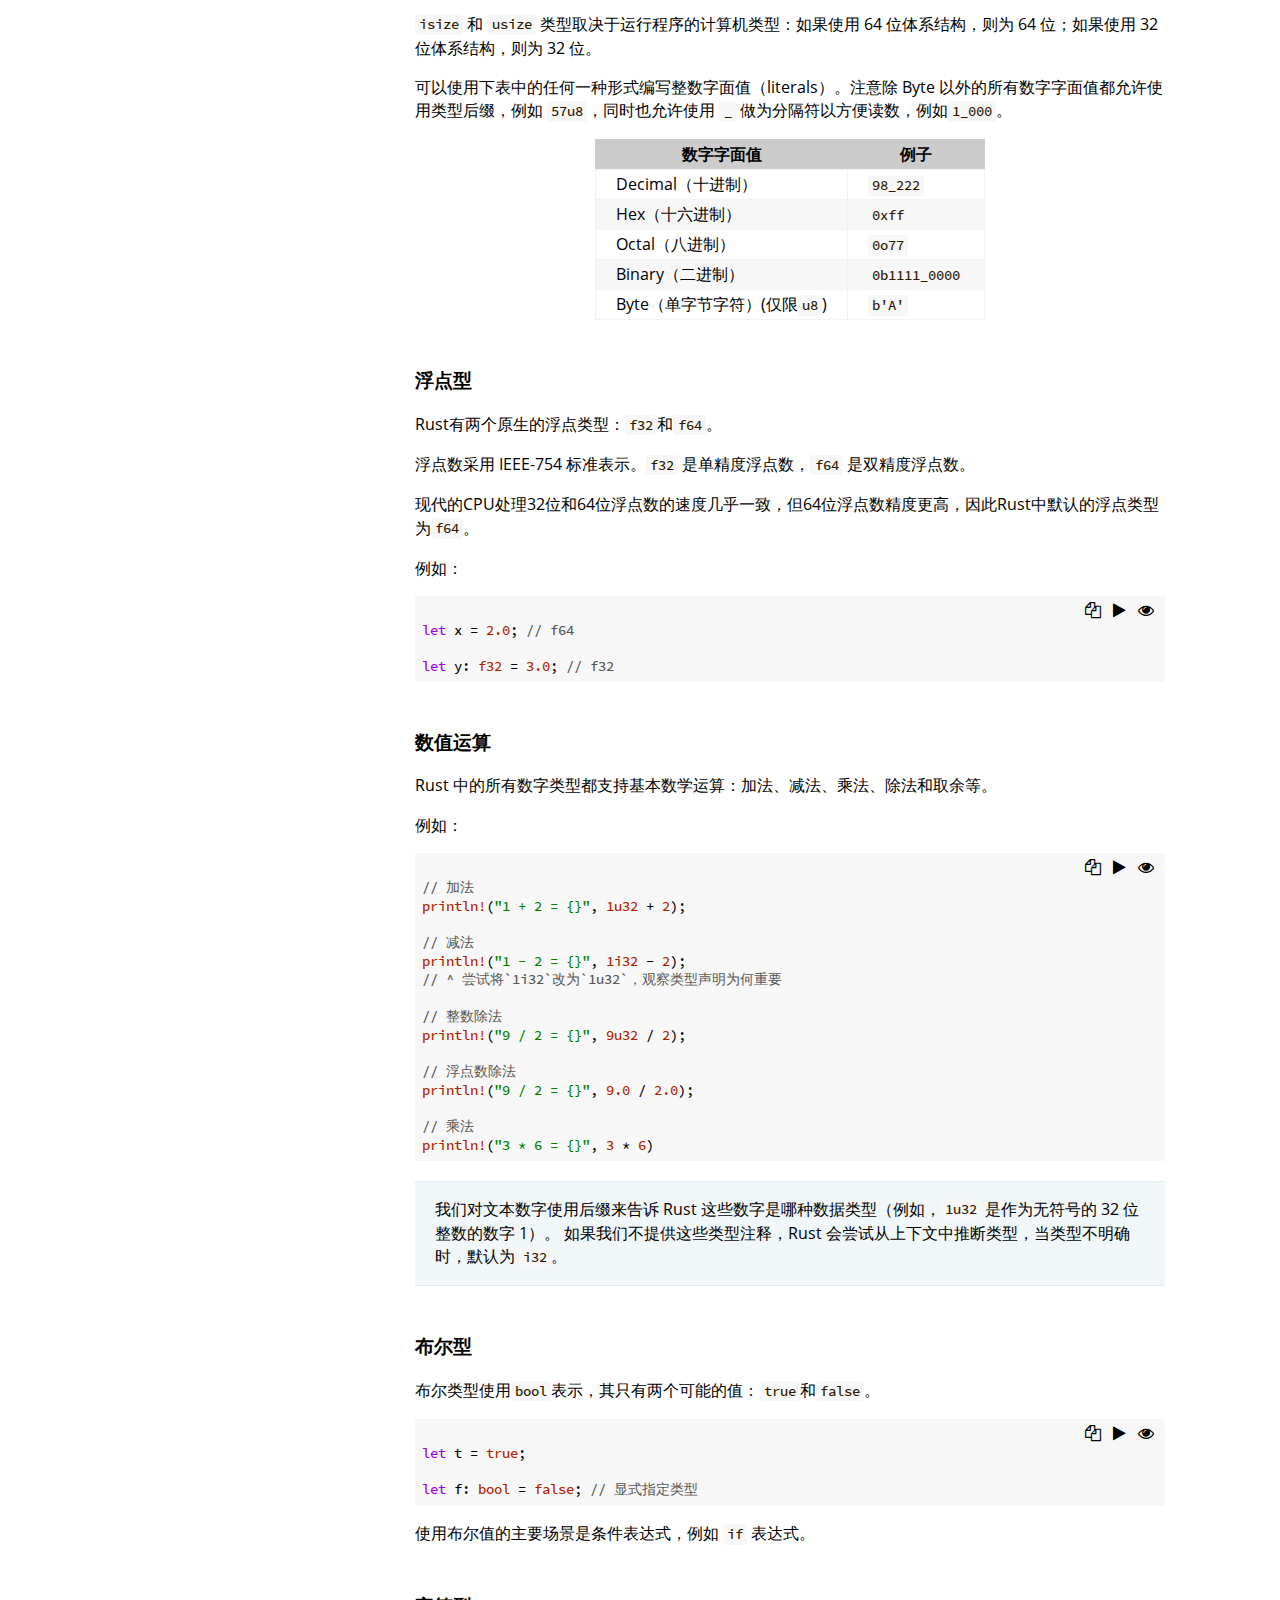
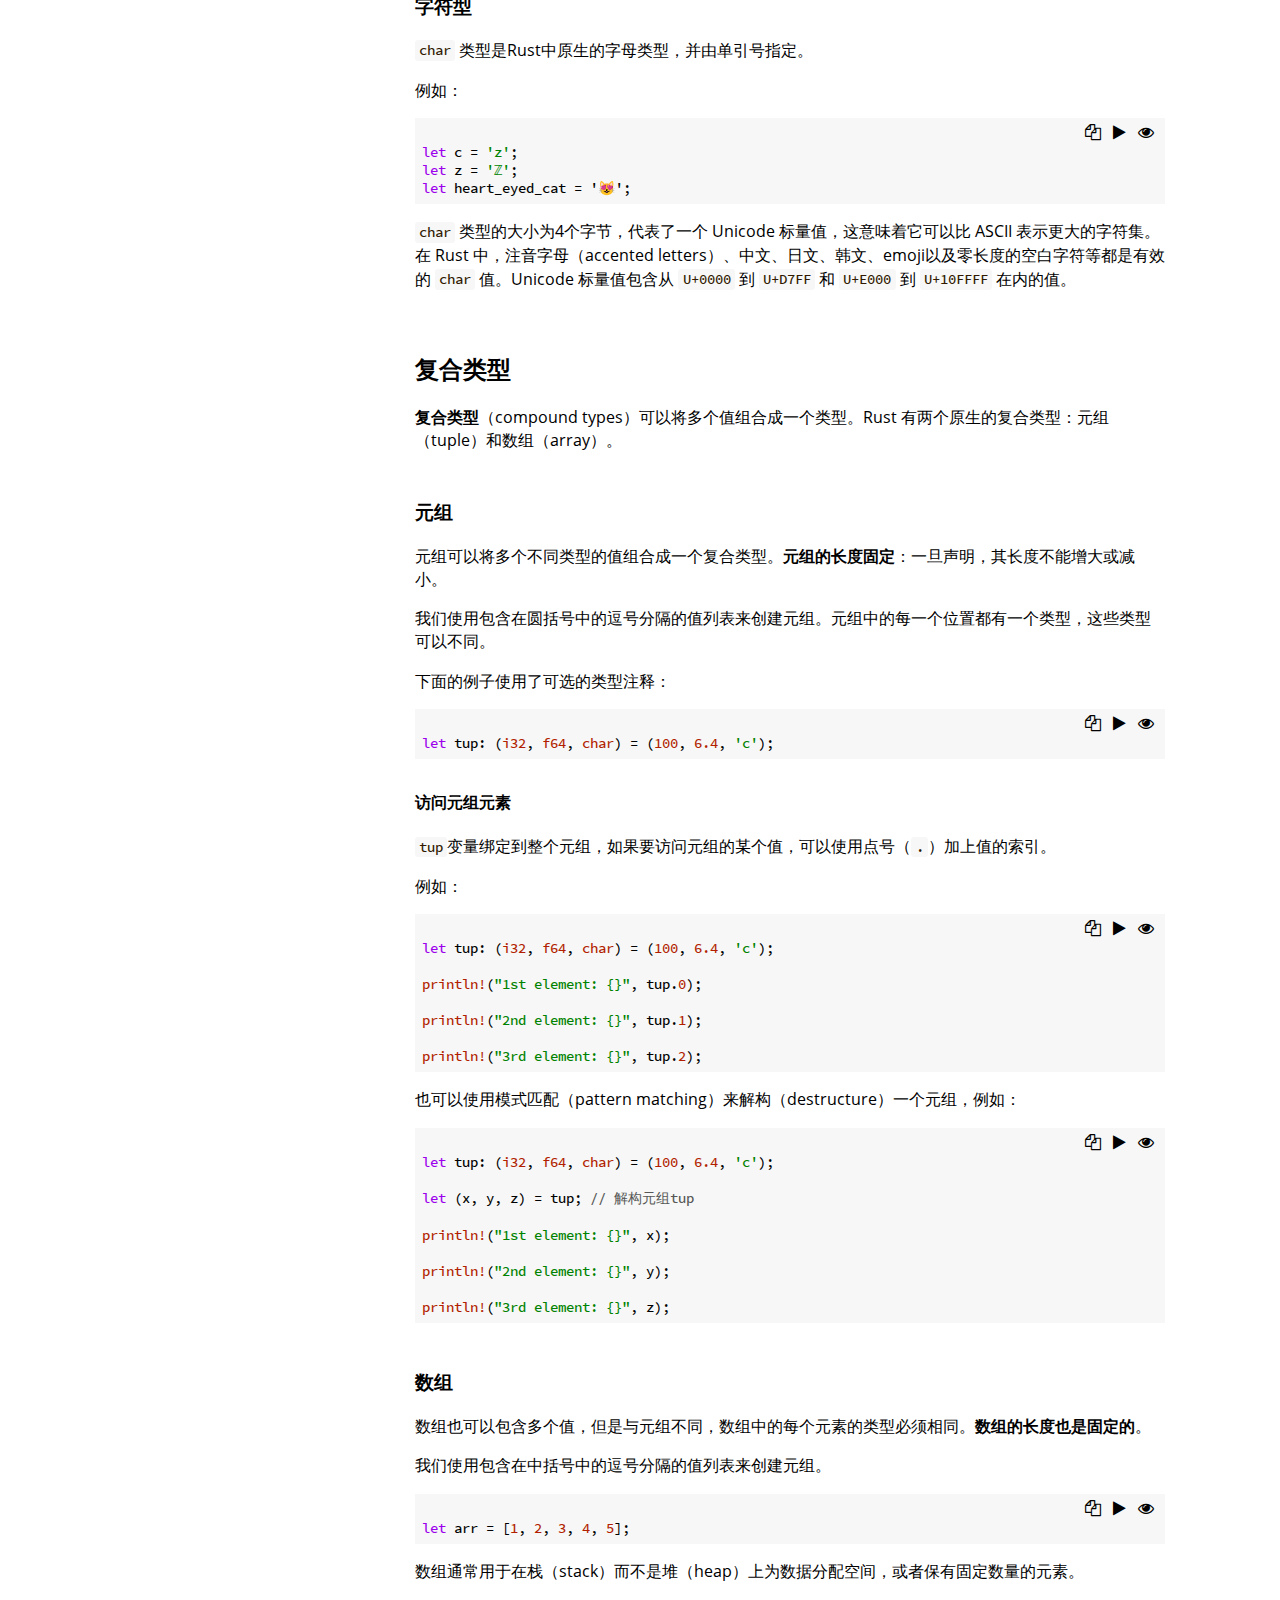
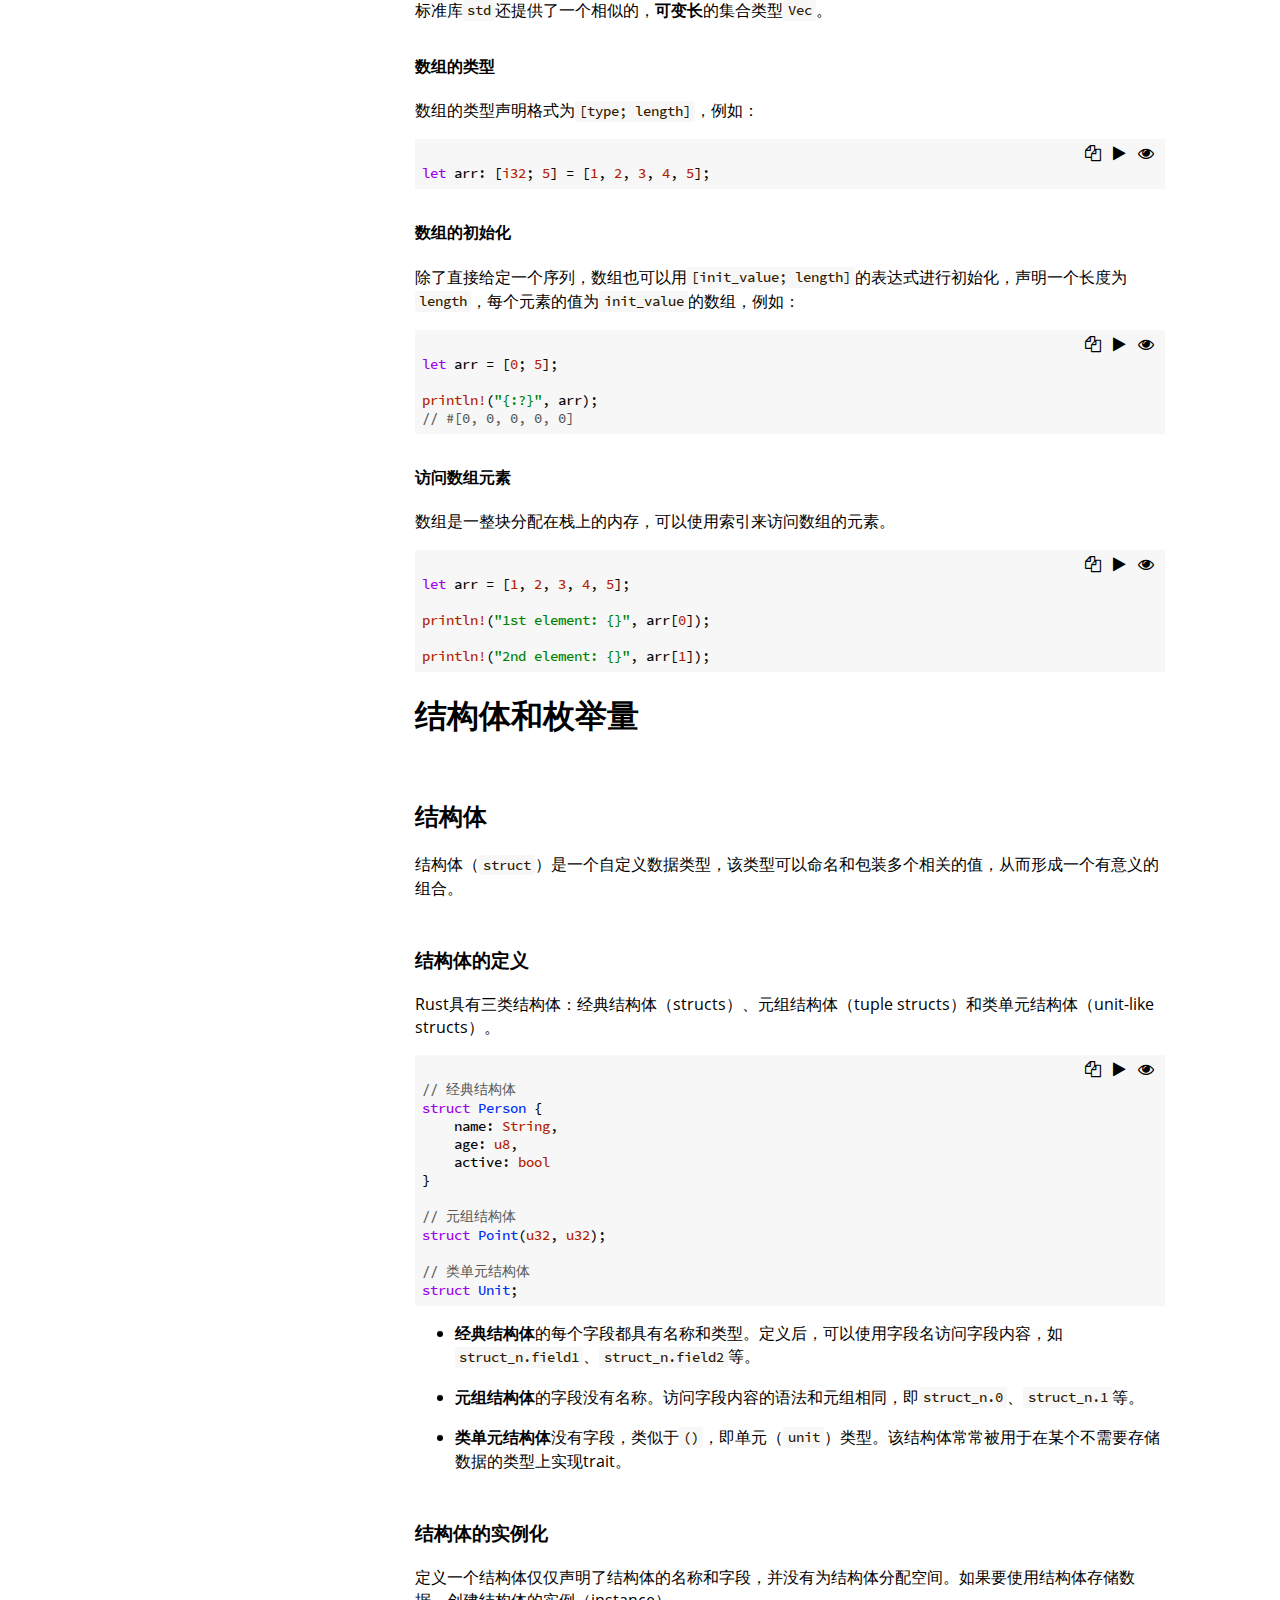
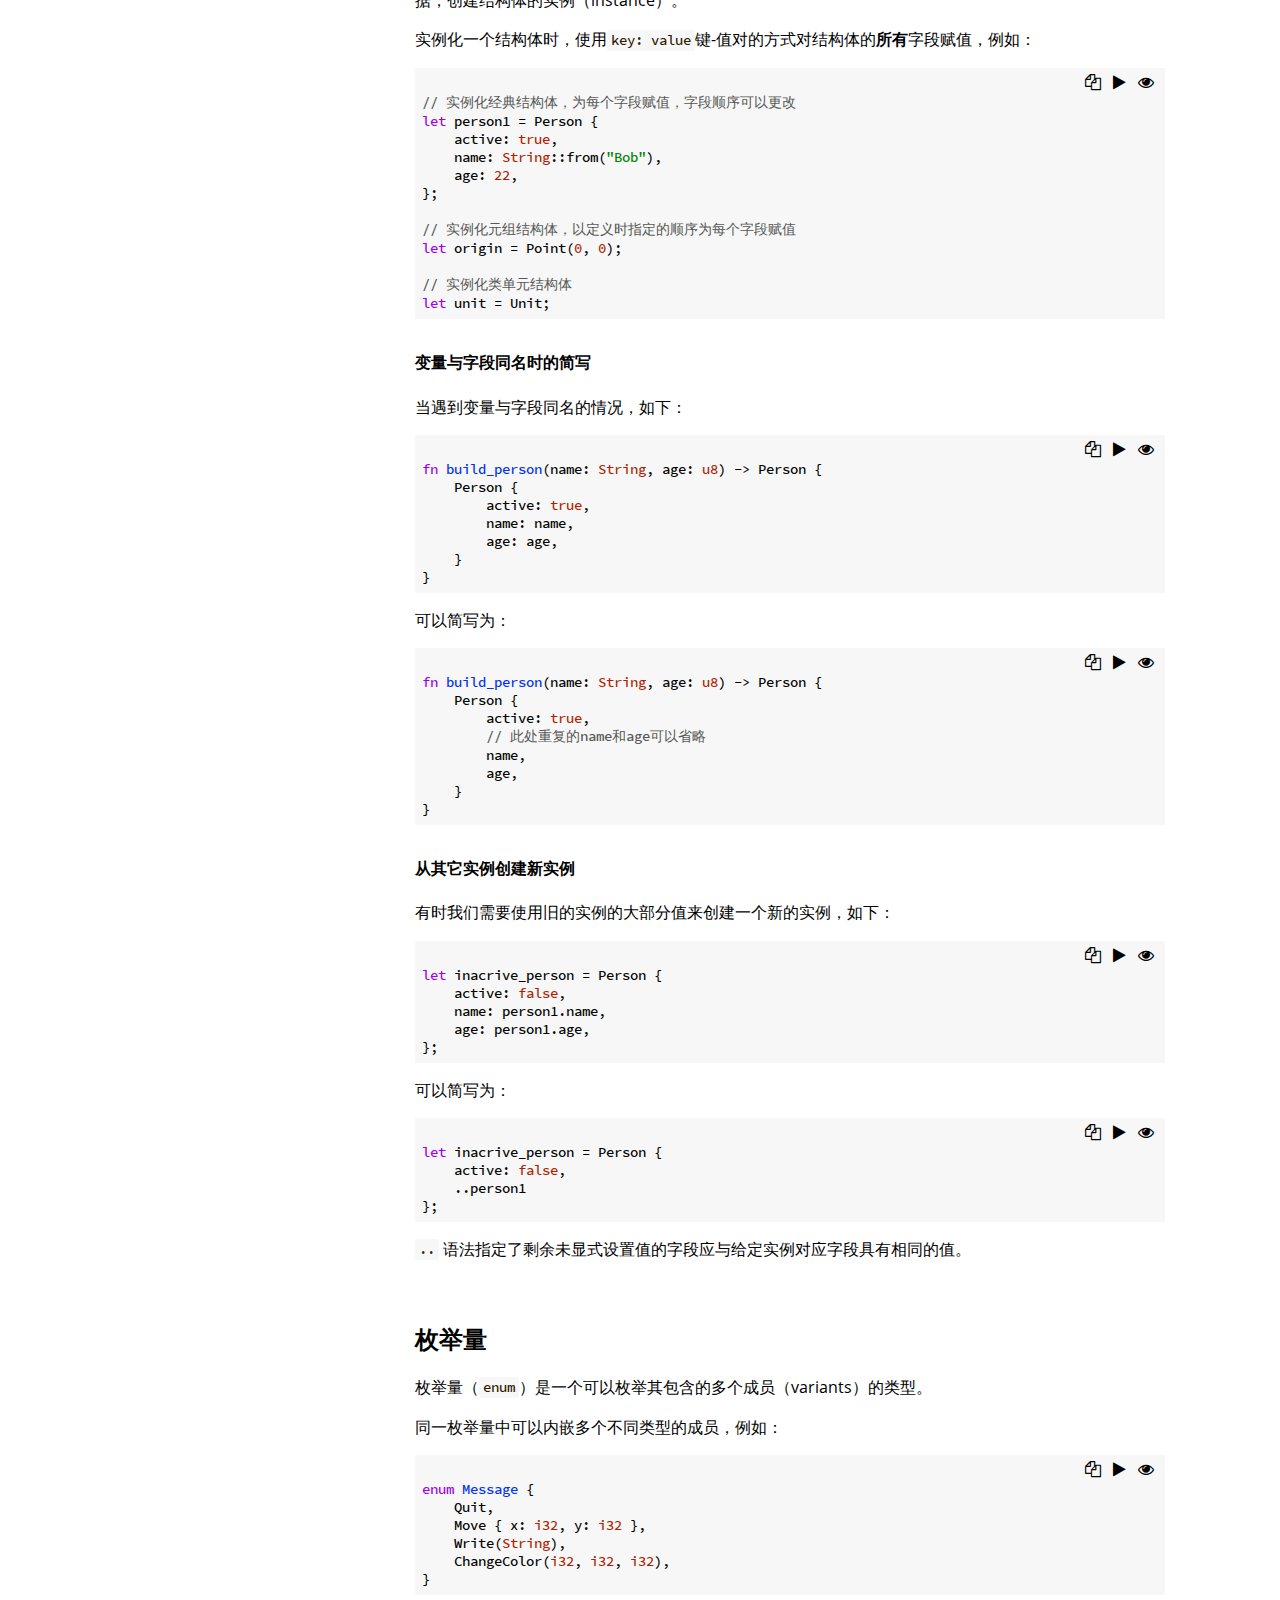
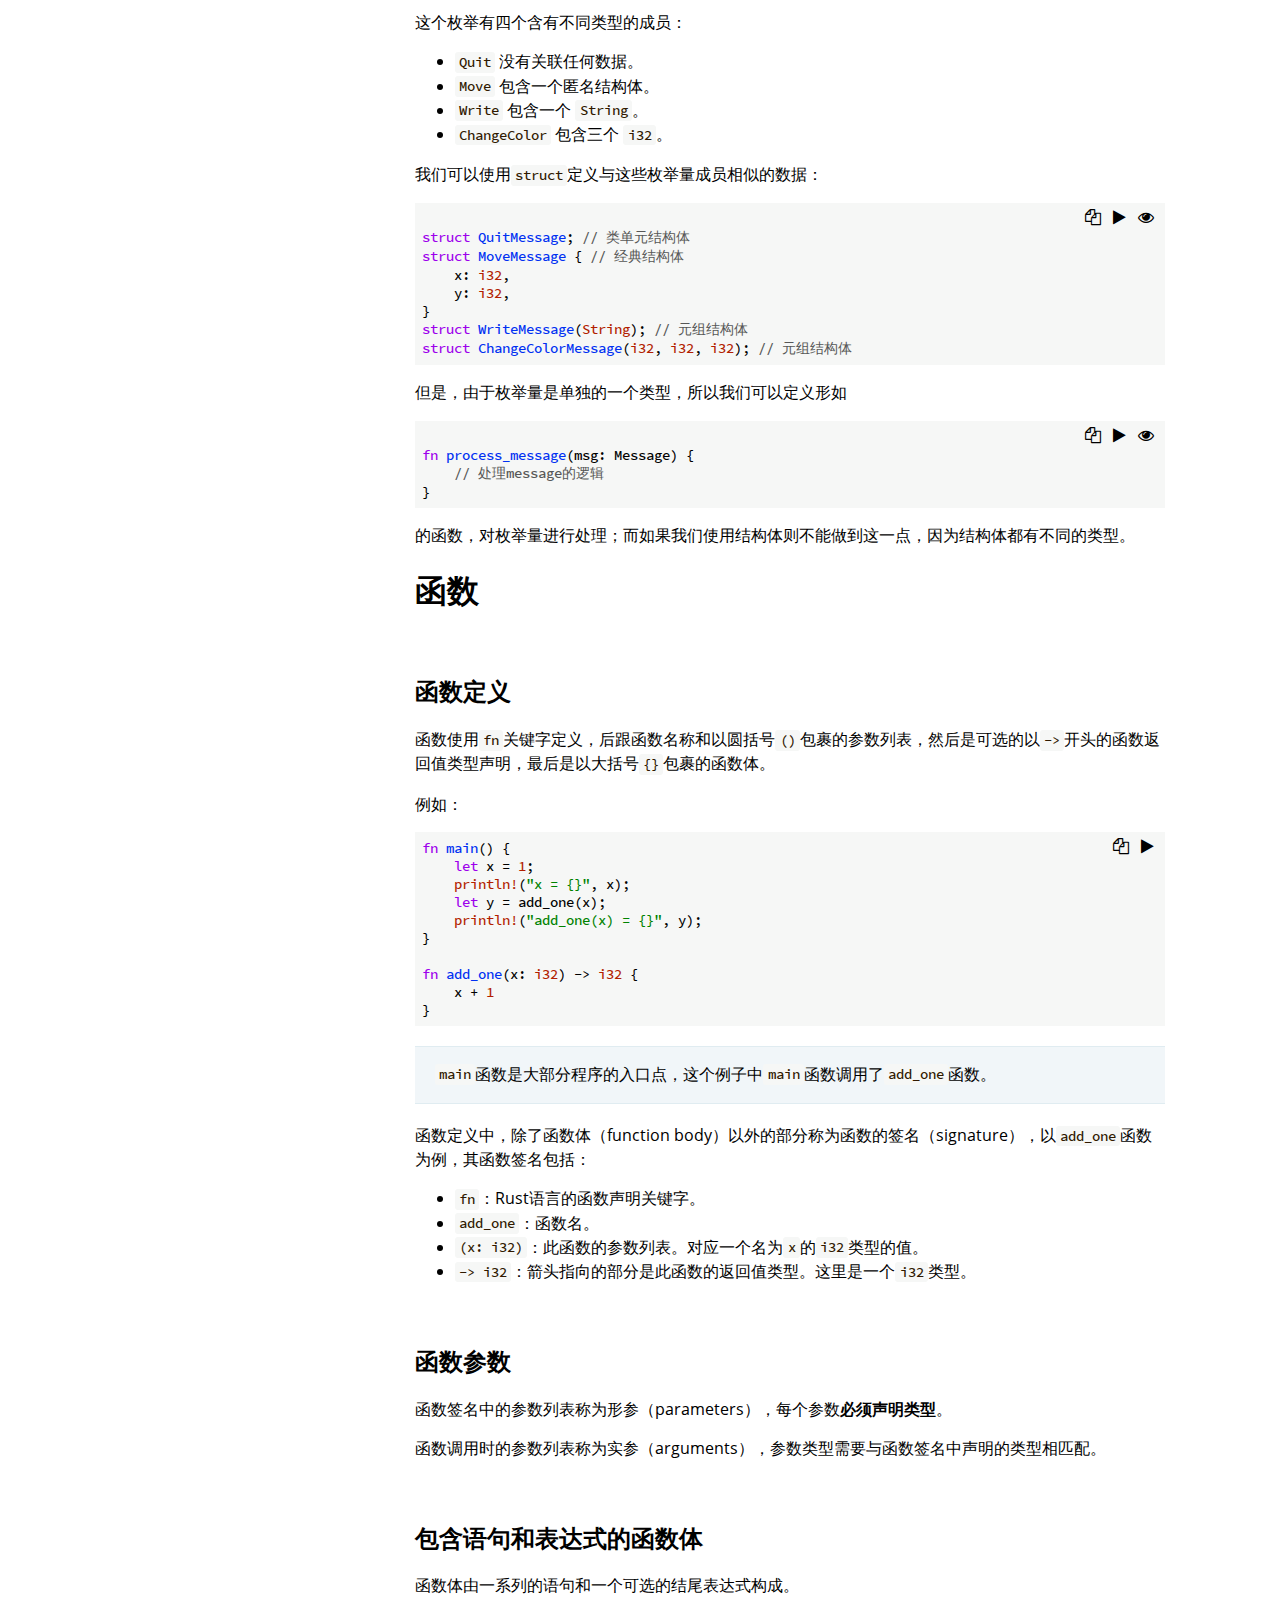
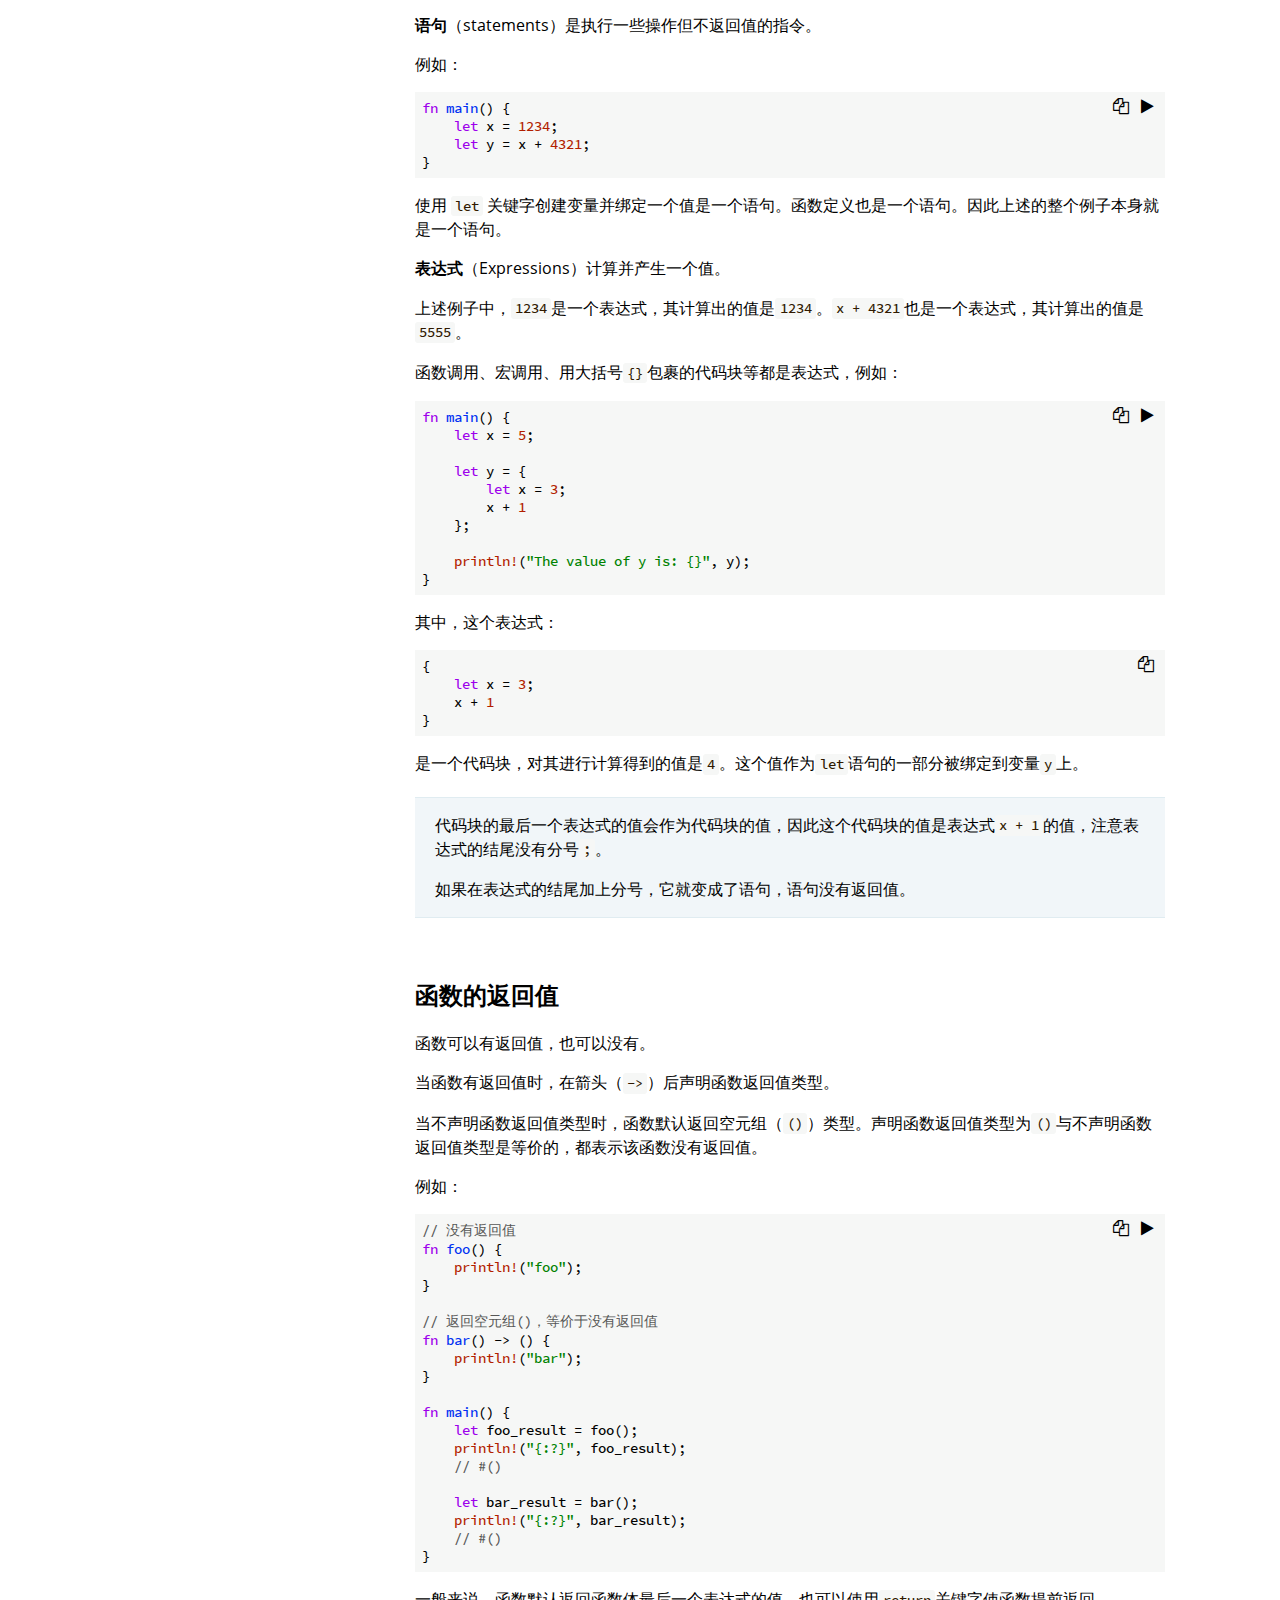
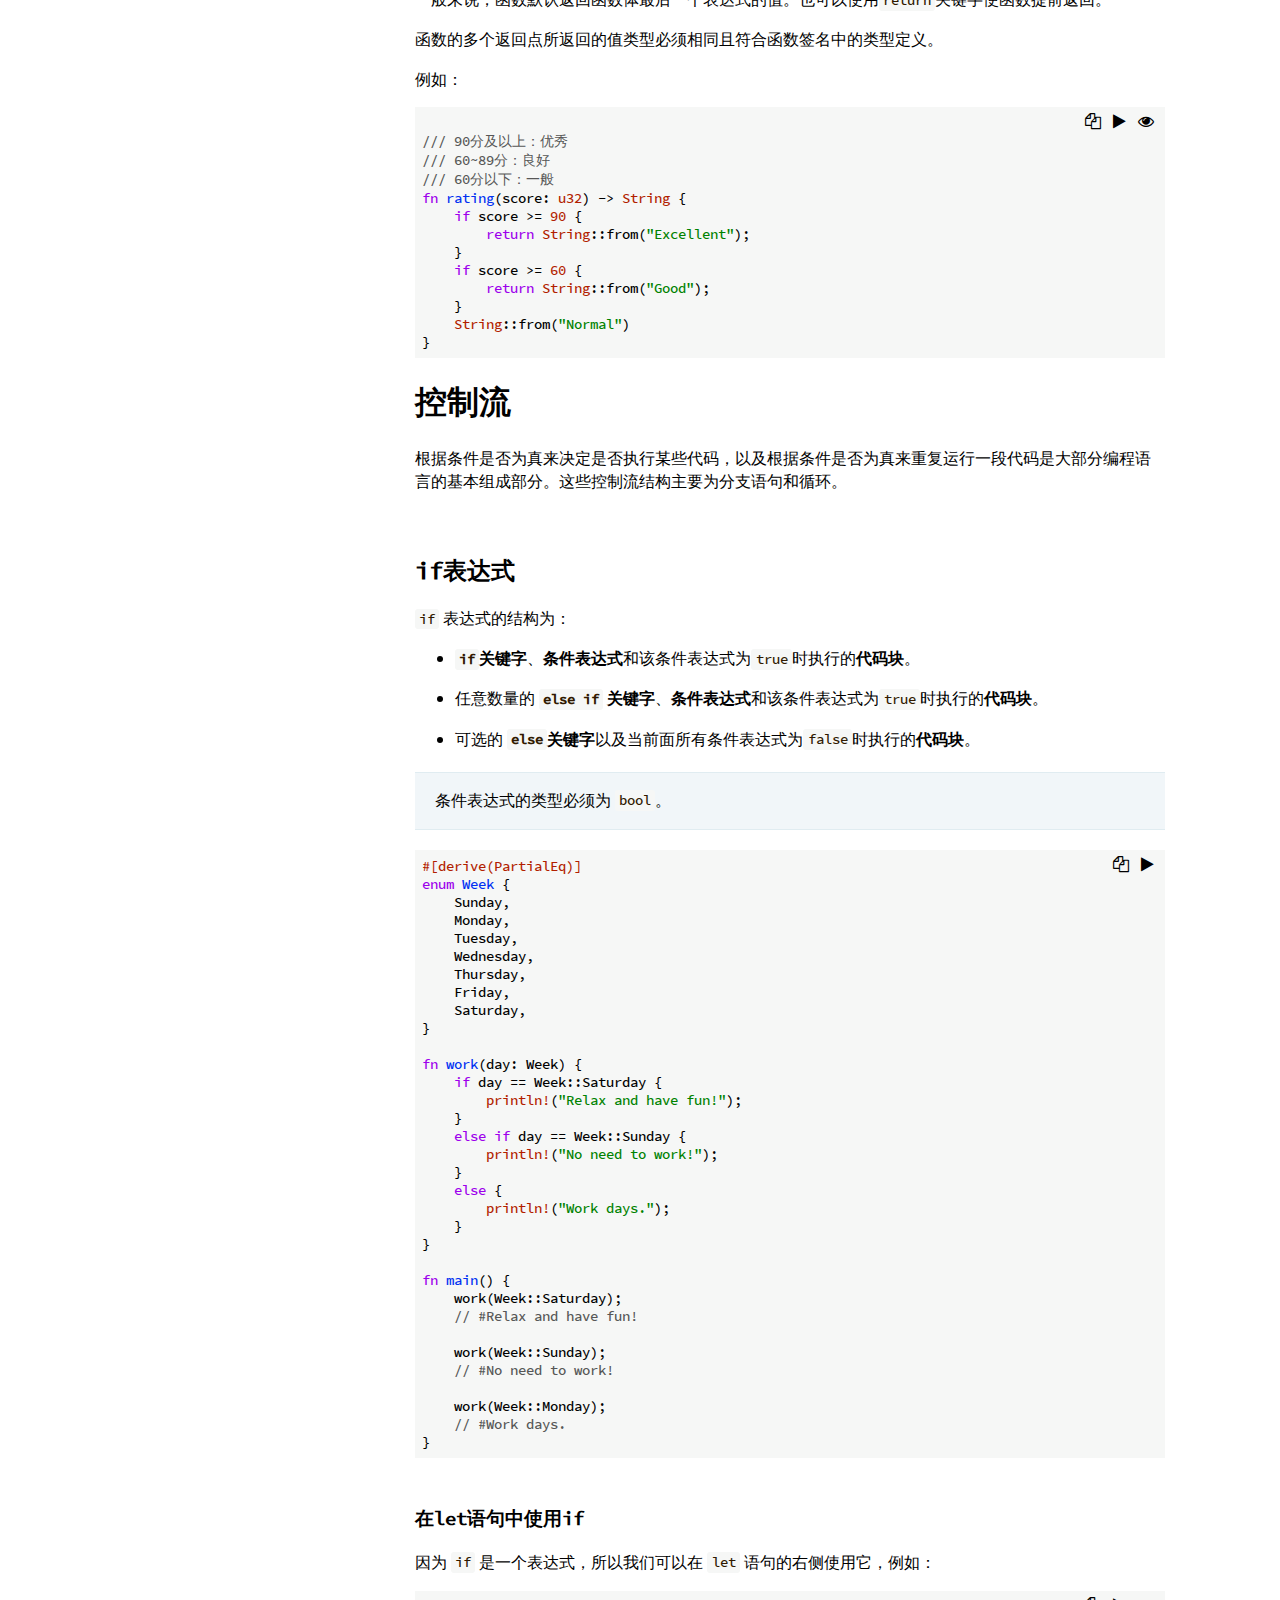
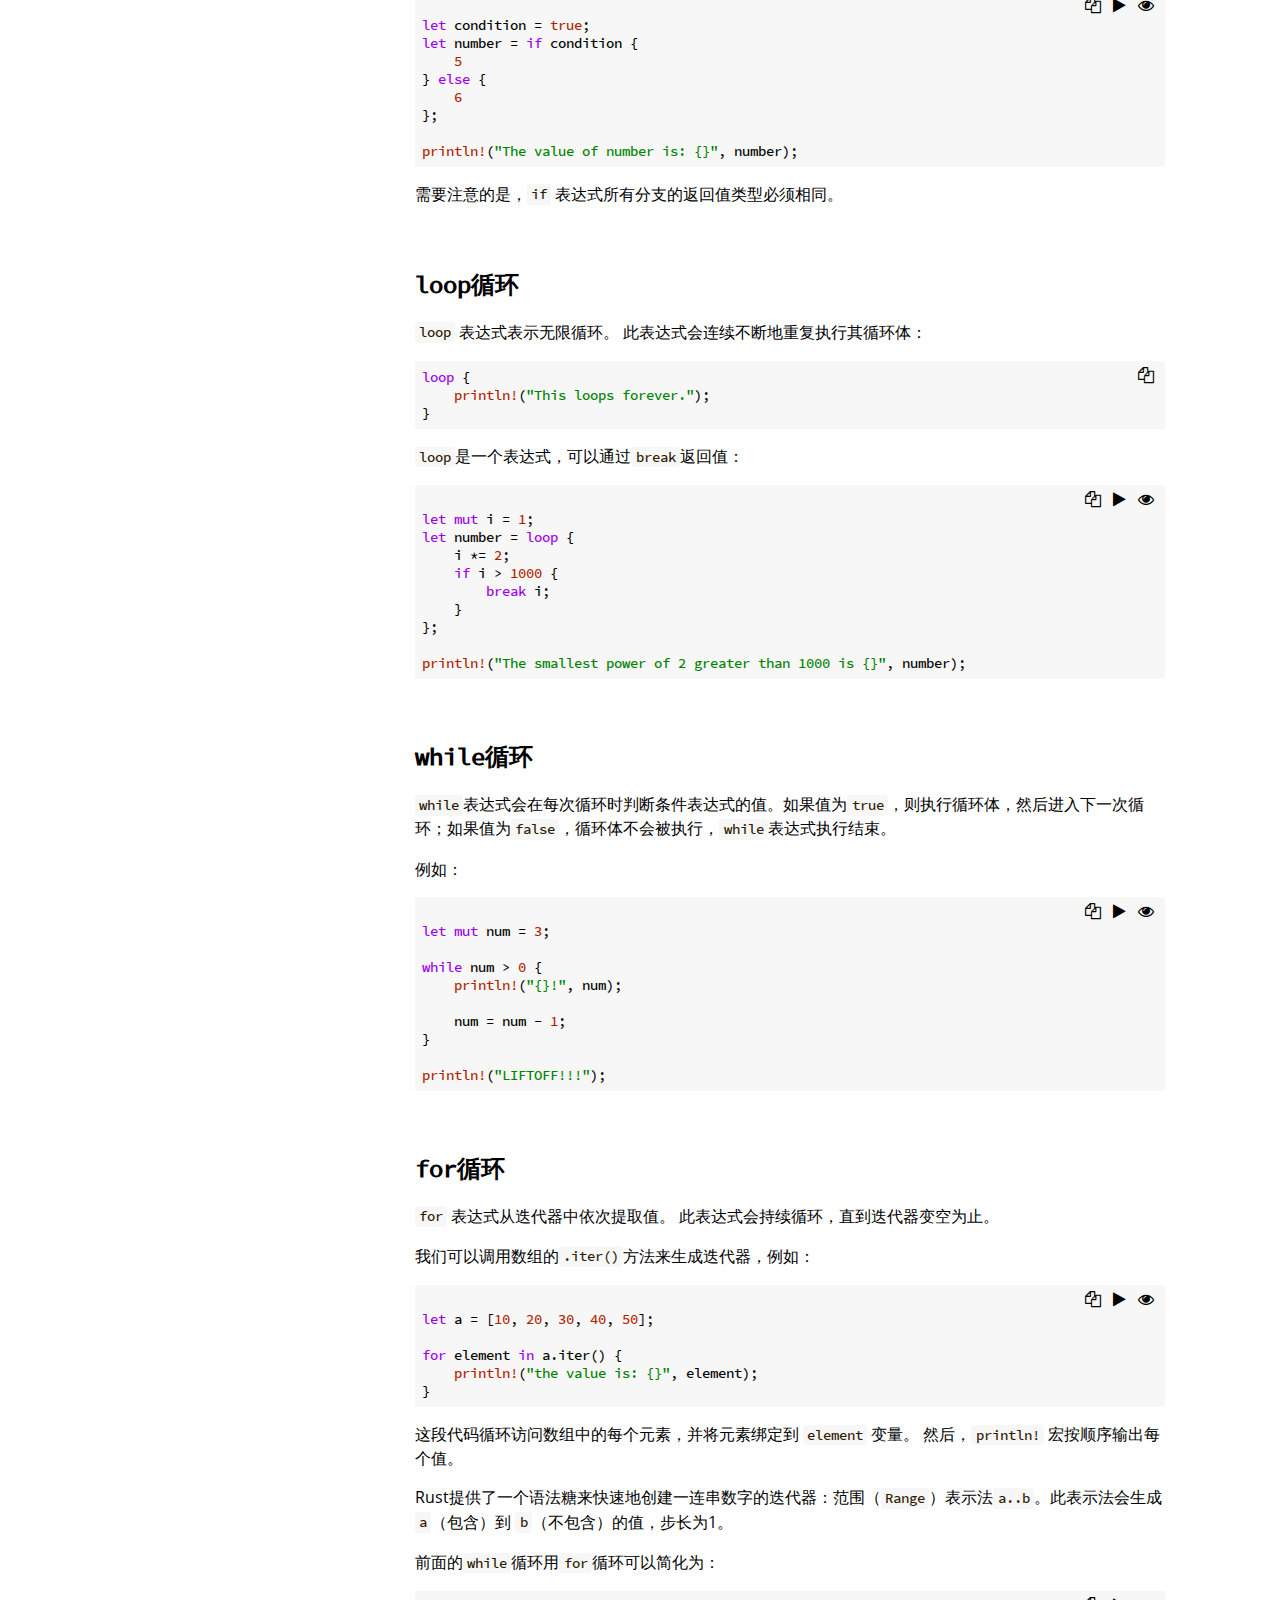
<file: print.html>
<!DOCTYPE HTML>
<html lang="zh" class="sidebar-visible no-js light">
    <head>
        <!-- Book generated using mdBook -->
        <meta charset="UTF-8">
        <title>Rust 入门</title>
        <meta name="robots" content="noindex" />
        <!-- Custom HTML head -->
        

        <meta content="text/html; charset=utf-8" http-equiv="Content-Type">
        <meta name="description" content="Rust入门教程。">
        <meta name="viewport" content="width=device-width, initial-scale=1">
        <meta name="theme-color" content="#ffffff" />

        <link rel="icon" href="favicon.svg">
        <link rel="shortcut icon" href="favicon.png">
        <link rel="stylesheet" href="css/variables.css">
        <link rel="stylesheet" href="css/general.css">
        <link rel="stylesheet" href="css/chrome.css">
        <link rel="stylesheet" href="css/print.css" media="print">
        <!-- Fonts -->
        <link rel="stylesheet" href="FontAwesome/css/font-awesome.css">
        <link rel="stylesheet" href="fonts/fonts.css">
        <!-- Highlight.js Stylesheets -->
        <link rel="stylesheet" href="highlight.css">
        <link rel="stylesheet" href="tomorrow-night.css">
        <link rel="stylesheet" href="ayu-highlight.css">

        <!-- Custom theme stylesheets -->
        <link rel="stylesheet" href="ferris.css">
    </head>
    <body>
        <!-- Provide site root to javascript -->
        <script type="text/javascript">
            var path_to_root = "";
            var default_theme = window.matchMedia("(prefers-color-scheme: dark)").matches ? "navy" : "light";
        </script>

        <!-- Work around some values being stored in localStorage wrapped in quotes -->
        <script type="text/javascript">
            try {
                var theme = localStorage.getItem('mdbook-theme');
                var sidebar = localStorage.getItem('mdbook-sidebar');

                if (theme.startsWith('"') && theme.endsWith('"')) {
                    localStorage.setItem('mdbook-theme', theme.slice(1, theme.length - 1));
                }

                if (sidebar.startsWith('"') && sidebar.endsWith('"')) {
                    localStorage.setItem('mdbook-sidebar', sidebar.slice(1, sidebar.length - 1));
                }
            } catch (e) { }
        </script>

        <!-- Set the theme before any content is loaded, prevents flash -->
        <script type="text/javascript">
            var theme;
            try { theme = localStorage.getItem('mdbook-theme'); } catch(e) { }
            if (theme === null || theme === undefined) { theme = default_theme; }
            var html = document.querySelector('html');
            html.classList.remove('no-js')
            html.classList.remove('light')
            html.classList.add(theme);
            html.classList.add('js');
        </script>

        <!-- Hide / unhide sidebar before it is displayed -->
        <script type="text/javascript">
            var html = document.querySelector('html');
            var sidebar = 'hidden';
            if (document.body.clientWidth >= 1080) {
                try { sidebar = localStorage.getItem('mdbook-sidebar'); } catch(e) { }
                sidebar = sidebar || 'visible';
            }
            html.classList.remove('sidebar-visible');
            html.classList.add("sidebar-" + sidebar);
        </script>

        <nav id="sidebar" class="sidebar" aria-label="Table of contents">
            <div class="sidebar-scrollbox">
                <ol class="chapter"><li class="chapter-item expanded affix "><a href="introduction.html">引言</a></li><li class="chapter-item expanded "><a href="basic_concepts.html"><strong aria-hidden="true">1.</strong> 基础概念</a></li><li><ol class="section"><li class="chapter-item expanded "><a href="basic_concepts/variables.html"><strong aria-hidden="true">1.1.</strong> 创建和使用变量</a></li><li class="chapter-item expanded "><a href="basic_concepts/data_types.html"><strong aria-hidden="true">1.2.</strong> 基础数据类型</a></li><li class="chapter-item expanded "><a href="basic_concepts/struct_and_enum.html"><strong aria-hidden="true">1.3.</strong> 结构体和枚举量</a></li><li class="chapter-item expanded "><a href="basic_concepts/functions.html"><strong aria-hidden="true">1.4.</strong> 函数</a></li><li class="chapter-item expanded "><a href="basic_concepts/control_flow.html"><strong aria-hidden="true">1.5.</strong> 控制流</a></li></ol></li><li class="chapter-item expanded "><a href="collections.html"><strong aria-hidden="true">2.</strong> 常见的集合类型</a></li><li><ol class="section"><li class="chapter-item expanded "><a href="collections/vector.html"><strong aria-hidden="true">2.1.</strong> 向量</a></li></ol></li><li class="chapter-item expanded "><a href="memory_management.html"><strong aria-hidden="true">3.</strong> Rust的内存管理</a></li><li><ol class="section"><li class="chapter-item expanded "><a href="memory_management/ownership.html"><strong aria-hidden="true">3.1.</strong> 所有权</a></li><li class="chapter-item expanded "><a href="memory_management/reference_and_borrowing.html"><strong aria-hidden="true">3.2.</strong> 引用与借用</a></li></ol></li></ol>
            </div>
            <div id="sidebar-resize-handle" class="sidebar-resize-handle"></div>
        </nav>

        <div id="page-wrapper" class="page-wrapper">

            <div class="page">
                
                <div id="menu-bar-hover-placeholder"></div>
                <div id="menu-bar" class="menu-bar sticky bordered">
                    <div class="left-buttons">
                        <button id="sidebar-toggle" class="icon-button" type="button" title="Toggle Table of Contents" aria-label="Toggle Table of Contents" aria-controls="sidebar">
                            <i class="fa fa-bars"></i>
                        </button>
                        <button id="theme-toggle" class="icon-button" type="button" title="Change theme" aria-label="Change theme" aria-haspopup="true" aria-expanded="false" aria-controls="theme-list">
                            <i class="fa fa-paint-brush"></i>
                        </button>
                        <ul id="theme-list" class="theme-popup" aria-label="Themes" role="menu">
                            <li role="none"><button role="menuitem" class="theme" id="light">Light (default)</button></li>
                            <li role="none"><button role="menuitem" class="theme" id="rust">Rust</button></li>
                            <li role="none"><button role="menuitem" class="theme" id="coal">Coal</button></li>
                            <li role="none"><button role="menuitem" class="theme" id="navy">Navy</button></li>
                            <li role="none"><button role="menuitem" class="theme" id="ayu">Ayu</button></li>
                        </ul>
                        <button id="search-toggle" class="icon-button" type="button" title="Search. (Shortkey: s)" aria-label="Toggle Searchbar" aria-expanded="false" aria-keyshortcuts="S" aria-controls="searchbar">
                            <i class="fa fa-search"></i>
                        </button>
                    </div>

                    <h1 class="menu-title">Rust 入门</h1>

                    <div class="right-buttons">
                        <a href="print.html" title="Print this book" aria-label="Print this book">
                            <i id="print-button" class="fa fa-print"></i>
                        </a>
                    </div>
                </div>

                <div id="search-wrapper" class="hidden">
                    <form id="searchbar-outer" class="searchbar-outer">
                        <input type="search" id="searchbar" name="searchbar" placeholder="Search this book ..." aria-controls="searchresults-outer" aria-describedby="searchresults-header">
                    </form>
                    <div id="searchresults-outer" class="searchresults-outer hidden">
                        <div id="searchresults-header" class="searchresults-header"></div>
                        <ul id="searchresults">
                        </ul>
                    </div>
                </div>
                <!-- Apply ARIA attributes after the sidebar and the sidebar toggle button are added to the DOM -->
                <script type="text/javascript">
                    document.getElementById('sidebar-toggle').setAttribute('aria-expanded', sidebar === 'visible');
                    document.getElementById('sidebar').setAttribute('aria-hidden', sidebar !== 'visible');
                    Array.from(document.querySelectorAll('#sidebar a')).forEach(function(link) {
                        link.setAttribute('tabIndex', sidebar === 'visible' ? 0 : -1);
                    });
                </script>

                <div id="content" class="content">
                    <main>
                        <h1 id="引言"><a class="header" href="#引言">引言</a></h1>
<p>本教程参考了微软的 <a href="https://docs.microsoft.com/zh-cn/learn/paths/rust-first-steps/">Take your first steps with Rust</a>、Rust官方提供的 <a href="https://doc.rust-lang.org/book/">The Rust Programming Language</a>、以及张汉东老师的《Rust编程之道》。</p>
<div style="break-before: page; page-break-before: always;"></div><h1 id="基础概念"><a class="header" href="#基础概念">基础概念</a></h1>
<div style="break-before: page; page-break-before: always;"></div><h1 id="创建和使用变量"><a class="header" href="#创建和使用变量">创建和使用变量</a></h1>
<h2 id="变量的绑定"><a class="header" href="#变量的绑定">变量的绑定</a></h2>
<p>Rust使用<code>let</code>关键字创建变量，这个过程一般被称为绑定（Binding），即在标识符（Identifier）和值（Value）之间创建一个关联关系。</p>
<pre><pre class="playground"><code class="language-rust">
<span class="boring">#![allow(unused)]
</span><span class="boring">fn main() {
</span>let num = 10;
println!(&quot;num: {}&quot;, num);
<span class="boring">}
</span></code></pre></pre>
<p>在创建变量时，编译器会自动推导变量类型，我们也可以显示声明变量类型。</p>
<pre><pre class="playground"><code class="language-rust">
<span class="boring">#![allow(unused)]
</span><span class="boring">fn main() {
</span>let a = 1; // a的默认类型是i32

let b: u64 = 1; // 显示声明b的类型为u64
<span class="boring">}
</span></code></pre></pre>
<h2 id="可变性"><a class="header" href="#可变性">可变性</a></h2>
<p>在Rust中，变量绑定默认<strong>不可变</strong>。</p>
<p>对不可变绑定进行修改会导致编译错误。Rust编译器的所有错误号可以在 <a href="https://doc.rust-lang.org/error-index.html">Rust Compiler Error Index</a> 查看。</p>
<pre><code class="language-rust ignore does_not_compile">let num = 10;
num = 20; // error[E0384]: cannot assign twice to immutable variable `num`
println!(&quot;num: {}&quot;, num);
</code></pre>
<p>若要对值进行更改，需要用<code>mut</code>关键字对变量进行绑定。</p>
<pre><pre class="playground"><code class="language-rust">
<span class="boring">#![allow(unused)]
</span><span class="boring">fn main() {
</span>let mut num = 10; // 用mut关键字进行可变绑定
num = 20;
println!(&quot;num: {}&quot;, num);
<span class="boring">}
</span></code></pre></pre>
<h2 id="变量的覆盖"><a class="header" href="#变量的覆盖">变量的覆盖</a></h2>
<p>使用<code>let</code>关键字绑定一个新变量时，如果当前上下文中已经定义过相同的标识符，则旧的标识符会被覆盖（Shadowed）。</p>
<p>每次使用<code>let</code>都会创建一个新的变量并覆盖掉上一个变量，因此无需声明变量为<code>mut</code>。</p>
<pre><pre class="playground"><code class="language-rust">
<span class="boring">#![allow(unused)]
</span><span class="boring">fn main() {
</span>let x = 5;
let x = x + 1;
let x = x * 2;
println!(&quot;The value of x is: {}&quot;, x);
// #The value of x is: 12
<span class="boring">}
</span></code></pre></pre>
<p>另外，我们可以用一个同名却<strong>不同类型</strong>的新变量覆盖旧变量。</p>
<pre><pre class="playground"><code class="language-rust">
<span class="boring">#![allow(unused)]
</span><span class="boring">fn main() {
</span>let string = &quot;This is a string.&quot;; // 这里string的类型是&amp;str
println!(&quot;{:?}&quot;, string);
// #&quot;This is a string.&quot;

let string = string.len(); // 这里string的类型是usize
println!(&quot;{:?}&quot;, string);
// #17
<span class="boring">}
</span></code></pre></pre>
<blockquote>
<p>这里在<code>println!</code>宏中使用了占位符<code>{:?}</code>，其中的格式参数<code>:?</code>表示打印用于调试的信息。</p>
</blockquote>
<h2 id="常量"><a class="header" href="#常量">常量</a></h2>
<p>常量使用<code>const</code>关键字定义，且在定义时必须声明其类型。</p>
<p>常量定义可以放在任何作用域，包括全局作用域（不在任何函数之内）。</p>
<p>常量值只能是一个常量表达式，不能是任何需要在运行时才能确定的值。</p>
<pre><pre class="playground"><code class="language-rust">
<span class="boring">#![allow(unused)]
</span><span class="boring">fn main() {
</span>const PI: f32 = 3.1415926;
<span class="boring">}
</span></code></pre></pre>
<div style="break-before: page; page-break-before: always;"></div><h1 id="基础数据类型"><a class="header" href="#基础数据类型">基础数据类型</a></h1>
<p>Rust是<strong>静态类型</strong>的语言，编译器需要在编译阶段知道所有变量的类型。</p>
<p>大多数情况下，编译器都可推断出某个变量的类型，无需用户在代码中显式指出。 有时会存在多种数据类型，此时用户便须使用“类型注释（type annotation）”告知编译器必须要使用何种数据类型。</p>
<p>例如，我们编写一个程序，使用字符串的<code>.parse()</code>方法将字符串转换为数字。</p>
<pre><pre class="playground"><code class="language-rust">
<span class="boring">#![allow(unused)]
</span><span class="boring">fn main() {
</span>let number: u32 = &quot;42&quot;.parse().expect(&quot;Not a number!&quot;);
<span class="boring">}
</span></code></pre></pre>
<p>在此示例中，我们直接在变量名后注释了类型<code>u32</code>，告诉编译器<code>number</code>的类型是无符号32位整数。</p>
<p>如果我们删除该类型注释，编译器无法推断出<code>parse</code>结果的类型，会抛出编译错误。</p>
<pre><code class="language-rust ignore does_not_compile">let number = &quot;42&quot;.parse().expect(&quot;Not a number!&quot;);
</code></pre>
<p>错误：</p>
<pre><code class="language-shell">error[E0282]: type annotations needed
 --&gt; rust_primer/basic_concepts/data_types.md:18:5
  |
3 | let number = &quot;42&quot;.parse().expect(&quot;Not a number!&quot;);
  |     ^^^^^^ consider giving `number` a type
</code></pre>
<h2 id="标量类型"><a class="header" href="#标量类型">标量类型</a></h2>
<p>一个<strong>标量</strong>（scalar）类型代表一个单独的值。</p>
<p>Rust 有四种基本的标量类型：整型（integers）、浮点型（float-point numbers）、布尔类型（Booleans）和字符（characters）类型。</p>
<h3 id="整型"><a class="header" href="#整型">整型</a></h3>
<p><strong>整数</strong> 是一个没有小数部分的数字。有符号整数类型以<code>i</code>开头，无符号整数类型以<code>u</code>开头。</p>
<p>下表列举了Rust 中内建的整数类型：</p>
<table><thead><tr><th>长度</th><th>有符号</th><th>无符号</th></tr></thead><tbody>
<tr><td>8-bit</td><td><code>i8</code></td><td><code>u8</code></td></tr>
<tr><td>16-bit</td><td><code>i16</code></td><td><code>u16</code></td></tr>
<tr><td>32-bit</td><td><code>i32</code></td><td><code>u32</code></td></tr>
<tr><td>64-bit</td><td><code>i64</code></td><td><code>u64</code></td></tr>
<tr><td>128-bit</td><td><code>i128</code></td><td><code>u128</code></td></tr>
<tr><td>arch</td><td><code>isize</code></td><td><code>usize</code></td></tr>
</tbody></table>
<p><code>isize</code> 和 <code>usize</code> 类型取决于运行程序的计算机类型：如果使用 64 位体系结构，则为 64 位；如果使用 32 位体系结构，则为 32 位。</p>
<p>可以使用下表中的任何一种形式编写整数字面值（literals）。注意除 Byte 以外的所有数字字面值都允许使用类型后缀，例如 <code>57u8</code>，同时也允许使用 <code>_</code> 做为分隔符以方便读数，例如<code>1_000</code>。</p>
<table><thead><tr><th>数字字面值</th><th>例子</th></tr></thead><tbody>
<tr><td>Decimal（十进制）</td><td><code>98_222</code></td></tr>
<tr><td>Hex（十六进制）</td><td><code>0xff</code></td></tr>
<tr><td>Octal（八进制）</td><td><code>0o77</code></td></tr>
<tr><td>Binary（二进制）</td><td><code>0b1111_0000</code></td></tr>
<tr><td>Byte（单字节字符）(仅限<code>u8</code>)</td><td><code>b'A'</code></td></tr>
</tbody></table>
<h3 id="浮点型"><a class="header" href="#浮点型">浮点型</a></h3>
<p>Rust有两个原生的浮点类型：<code>f32</code>和<code>f64</code>。</p>
<p>浮点数采用 IEEE-754 标准表示。<code>f32</code> 是单精度浮点数，<code>f64</code> 是双精度浮点数。</p>
<p>现代的CPU处理32位和64位浮点数的速度几乎一致，但64位浮点数精度更高，因此Rust中默认的浮点类型为<code>f64</code>。</p>
<p>例如：</p>
<pre><pre class="playground"><code class="language-rust">
<span class="boring">#![allow(unused)]
</span><span class="boring">fn main() {
</span>let x = 2.0; // f64

let y: f32 = 3.0; // f32
<span class="boring">}
</span></code></pre></pre>
<h3 id="数值运算"><a class="header" href="#数值运算">数值运算</a></h3>
<p>Rust 中的所有数字类型都支持基本数学运算：加法、减法、乘法、除法和取余等。</p>
<p>例如：</p>
<pre><pre class="playground"><code class="language-rust">
<span class="boring">#![allow(unused)]
</span><span class="boring">fn main() {
</span>// 加法
println!(&quot;1 + 2 = {}&quot;, 1u32 + 2);

// 减法
println!(&quot;1 - 2 = {}&quot;, 1i32 - 2);
// ^ 尝试将`1i32`改为`1u32`，观察类型声明为何重要

// 整数除法
println!(&quot;9 / 2 = {}&quot;, 9u32 / 2);

// 浮点数除法
println!(&quot;9 / 2 = {}&quot;, 9.0 / 2.0);

// 乘法
println!(&quot;3 * 6 = {}&quot;, 3 * 6)
<span class="boring">}
</span></code></pre></pre>
<blockquote>
<p>我们对文本数字使用后缀来告诉 Rust 这些数字是哪种数据类型（例如，<code>1u32</code> 是作为无符号的 32 位整数的数字 1）。 如果我们不提供这些类型注释，Rust 会尝试从上下文中推断类型，当类型不明确时，默认为 <code>i32</code>。</p>
</blockquote>
<h3 id="布尔型"><a class="header" href="#布尔型">布尔型</a></h3>
<p>布尔类型使用<code>bool</code>表示，其只有两个可能的值：<code>true</code>和<code>false</code>。</p>
<pre><pre class="playground"><code class="language-rust">
<span class="boring">#![allow(unused)]
</span><span class="boring">fn main() {
</span>let t = true;

let f: bool = false; // 显式指定类型
<span class="boring">}
</span></code></pre></pre>
<p>使用布尔值的主要场景是条件表达式，例如 <code>if</code> 表达式。</p>
<h3 id="字符型"><a class="header" href="#字符型">字符型</a></h3>
<p><code>char</code> 类型是Rust中原生的字母类型，并由单引号指定。</p>
<p>例如：</p>
<pre><pre class="playground"><code class="language-rust">
<span class="boring">#![allow(unused)]
</span><span class="boring">fn main() {
</span>let c = 'z';
let z = 'ℤ';
let heart_eyed_cat = '😻';
<span class="boring">}
</span></code></pre></pre>
<p><code>char</code> 类型的大小为4个字节，代表了一个 Unicode 标量值，这意味着它可以比 ASCII 表示更大的字符集。在 Rust 中，注音字母（accented letters）、中文、日文、韩文、emoji以及零长度的空白字符等都是有效的 <code>char</code> 值。Unicode 标量值包含从 <code>U+0000</code> 到 <code>U+D7FF</code> 和 <code>U+E000</code> 到 <code>U+10FFFF</code> 在内的值。</p>
<h2 id="复合类型"><a class="header" href="#复合类型">复合类型</a></h2>
<p><strong>复合类型</strong>（compound types）可以将多个值组合成一个类型。Rust 有两个原生的复合类型：元组（tuple）和数组（array）。</p>
<h3 id="元组"><a class="header" href="#元组">元组</a></h3>
<p>元组可以将多个不同类型的值组合成一个复合类型。<strong>元组的长度固定</strong>：一旦声明，其长度不能增大或减小。</p>
<p>我们使用包含在圆括号中的逗号分隔的值列表来创建元组。元组中的每一个位置都有一个类型，这些类型可以不同。</p>
<p>下面的例子使用了可选的类型注释：</p>
<pre><pre class="playground"><code class="language-rust">
<span class="boring">#![allow(unused)]
</span><span class="boring">fn main() {
</span>let tup: (i32, f64, char) = (100, 6.4, 'c');
<span class="boring">}
</span></code></pre></pre>
<h4 id="访问元组元素"><a class="header" href="#访问元组元素">访问元组元素</a></h4>
<p><code>tup</code>变量绑定到整个元组，如果要访问元组的某个值，可以使用点号（<code>.</code>）加上值的索引。</p>
<p>例如：</p>
<pre><pre class="playground"><code class="language-rust">
<span class="boring">#![allow(unused)]
</span><span class="boring">fn main() {
</span>let tup: (i32, f64, char) = (100, 6.4, 'c');

println!(&quot;1st element: {}&quot;, tup.0);

println!(&quot;2nd element: {}&quot;, tup.1);

println!(&quot;3rd element: {}&quot;, tup.2);
<span class="boring">}
</span></code></pre></pre>
<p>也可以使用模式匹配（pattern matching）来解构（destructure）一个元组，例如：</p>
<pre><pre class="playground"><code class="language-rust">
<span class="boring">#![allow(unused)]
</span><span class="boring">fn main() {
</span>let tup: (i32, f64, char) = (100, 6.4, 'c');

let (x, y, z) = tup; // 解构元组tup

println!(&quot;1st element: {}&quot;, x);

println!(&quot;2nd element: {}&quot;, y);

println!(&quot;3rd element: {}&quot;, z);
<span class="boring">}
</span></code></pre></pre>
<h3 id="数组"><a class="header" href="#数组">数组</a></h3>
<p>数组也可以包含多个值，但是与元组不同，数组中的每个元素的类型必须相同。<strong>数组的长度也是固定的</strong>。</p>
<p>我们使用包含在中括号中的逗号分隔的值列表来创建元组。</p>
<pre><pre class="playground"><code class="language-rust">
<span class="boring">#![allow(unused)]
</span><span class="boring">fn main() {
</span>let arr = [1, 2, 3, 4, 5];
<span class="boring">}
</span></code></pre></pre>
<p>数组通常用于在栈（stack）而不是堆（heap）上为数据分配空间，或者保有固定数量的元素。</p>
<p>标准库<code>std</code>还提供了一个相似的，<strong>可变长</strong>的集合类型<code>Vec</code>。</p>
<h4 id="数组的类型"><a class="header" href="#数组的类型">数组的类型</a></h4>
<p>数组的类型声明格式为<code>[type; length]</code>，例如：</p>
<pre><pre class="playground"><code class="language-rust">
<span class="boring">#![allow(unused)]
</span><span class="boring">fn main() {
</span>let arr: [i32; 5] = [1, 2, 3, 4, 5];
<span class="boring">}
</span></code></pre></pre>
<h4 id="数组的初始化"><a class="header" href="#数组的初始化">数组的初始化</a></h4>
<p>除了直接给定一个序列，数组也可以用<code>[init_value; length]</code>的表达式进行初始化，声明一个长度为<code>length</code>，每个元素的值为<code>init_value</code>的数组，例如：</p>
<pre><pre class="playground"><code class="language-rust">
<span class="boring">#![allow(unused)]
</span><span class="boring">fn main() {
</span>let arr = [0; 5];

println!(&quot;{:?}&quot;, arr);
// #[0, 0, 0, 0, 0]
<span class="boring">}
</span></code></pre></pre>
<h4 id="访问数组元素"><a class="header" href="#访问数组元素">访问数组元素</a></h4>
<p>数组是一整块分配在栈上的内存，可以使用索引来访问数组的元素。</p>
<pre><pre class="playground"><code class="language-rust">
<span class="boring">#![allow(unused)]
</span><span class="boring">fn main() {
</span>let arr = [1, 2, 3, 4, 5];

println!(&quot;1st element: {}&quot;, arr[0]);

println!(&quot;2nd element: {}&quot;, arr[1]);
<span class="boring">}
</span></code></pre></pre>
<div style="break-before: page; page-break-before: always;"></div><h1 id="结构体和枚举量"><a class="header" href="#结构体和枚举量">结构体和枚举量</a></h1>
<h2 id="结构体"><a class="header" href="#结构体">结构体</a></h2>
<p>结构体（<code>struct</code>）是一个自定义数据类型，该类型可以命名和包装多个相关的值，从而形成一个有意义的组合。</p>
<h3 id="结构体的定义"><a class="header" href="#结构体的定义">结构体的定义</a></h3>
<p>Rust具有三类结构体：经典结构体（structs）、元组结构体（tuple structs）和类单元结构体（unit-like structs）。</p>
<pre><pre class="playground"><code class="language-rust">
<span class="boring">#![allow(unused)]
</span><span class="boring">fn main() {
</span>// 经典结构体
struct Person {
    name: String,
    age: u8,
    active: bool
}

// 元组结构体
struct Point(u32, u32);

// 类单元结构体
struct Unit;
<span class="boring">}
</span></code></pre></pre>
<ul>
<li>
<p><strong>经典结构体</strong>的每个字段都具有名称和类型。定义后，可以使用字段名访问字段内容，如<code>struct_n.field1</code>、<code>struct_n.field2</code>等。</p>
</li>
<li>
<p><strong>元组结构体</strong>的字段没有名称。访问字段内容的语法和元组相同，即<code>struct_n.0</code>、<code>struct_n.1</code>等。</p>
</li>
<li>
<p><strong>类单元结构体</strong>没有字段，类似于<code>()</code>，即单元（<code>unit</code>）类型。该结构体常常被用于在某个不需要存储数据的类型上实现trait。</p>
</li>
</ul>
<h3 id="结构体的实例化"><a class="header" href="#结构体的实例化">结构体的实例化</a></h3>
<p>定义一个结构体仅仅声明了结构体的名称和字段，并没有为结构体分配空间。如果要使用结构体存储数据，创建结构体的实例（instance）。</p>
<p>实例化一个结构体时，使用<code>key: value</code>键-值对的方式对结构体的<strong>所有</strong>字段赋值，例如：</p>
<pre><pre class="playground"><code class="language-rust">
<span class="boring">#![allow(unused)]
</span><span class="boring">fn main() {
</span><span class="boring">// 经典结构体
</span><span class="boring">struct Person {
</span><span class="boring">    name: String,
</span><span class="boring">    age: u8,
</span><span class="boring">    active: bool
</span><span class="boring">}
</span><span class="boring">
</span>// 实例化经典结构体，为每个字段赋值，字段顺序可以更改
let person1 = Person {
    active: true,
    name: String::from(&quot;Bob&quot;),
    age: 22,
};

<span class="boring">// 元组结构体，以定义时指定的顺序为每个字段赋值
</span><span class="boring">struct Point(u32, u32);
</span><span class="boring">
</span>// 实例化元组结构体，以定义时指定的顺序为每个字段赋值
let origin = Point(0, 0);

<span class="boring">// 类单元结构体
</span><span class="boring">struct Unit;
</span><span class="boring">
</span>// 实例化类单元结构体
let unit = Unit;
<span class="boring">}
</span></code></pre></pre>
<h4 id="变量与字段同名时的简写"><a class="header" href="#变量与字段同名时的简写">变量与字段同名时的简写</a></h4>
<p>当遇到变量与字段同名的情况，如下：</p>
<pre><pre class="playground"><code class="language-rust">
<span class="boring">#![allow(unused)]
</span><span class="boring">fn main() {
</span><span class="boring">// 经典结构体
</span><span class="boring">struct Person {
</span><span class="boring">    name: String,
</span><span class="boring">    age: u8,
</span><span class="boring">    active: bool
</span><span class="boring">}
</span><span class="boring">
</span>fn build_person(name: String, age: u8) -&gt; Person {
	Person {
    	active: true,
    	name: name,
	    age: age,
	}
}
<span class="boring">}
</span></code></pre></pre>
<p>可以简写为：</p>
<pre><pre class="playground"><code class="language-rust">
<span class="boring">#![allow(unused)]
</span><span class="boring">fn main() {
</span><span class="boring">// 经典结构体
</span><span class="boring">struct Person {
</span><span class="boring">    name: String,
</span><span class="boring">    age: u8,
</span><span class="boring">    active: bool
</span><span class="boring">}
</span><span class="boring">
</span>fn build_person(name: String, age: u8) -&gt; Person {
	Person {
    	active: true,
    	// 此处重复的name和age可以省略
        name,
	    age,
	}
}
<span class="boring">}
</span></code></pre></pre>
<h4 id="从其它实例创建新实例"><a class="header" href="#从其它实例创建新实例">从其它实例创建新实例</a></h4>
<p>有时我们需要使用旧的实例的大部分值来创建一个新的实例，如下：</p>
<pre><pre class="playground"><code class="language-rust">
<span class="boring">#![allow(unused)]
</span><span class="boring">fn main() {
</span><span class="boring">// 经典结构体
</span><span class="boring">struct Person {
</span><span class="boring">    name: String,
</span><span class="boring">    age: u8,
</span><span class="boring">    active: bool
</span><span class="boring">}
</span><span class="boring">
</span><span class="boring">// 实例化经典结构体，为每个字段赋值，字段顺序可以更改
</span><span class="boring">let person1 = Person {
</span><span class="boring">    active: true,
</span><span class="boring">    name: String::from(&quot;Bob&quot;),
</span><span class="boring">    age: 22,
</span><span class="boring">};
</span><span class="boring">
</span>let inacrive_person = Person {
    active: false,
    name: person1.name,
    age: person1.age,
};
<span class="boring">}
</span></code></pre></pre>
<p>可以简写为：</p>
<pre><pre class="playground"><code class="language-rust">
<span class="boring">#![allow(unused)]
</span><span class="boring">fn main() {
</span><span class="boring">// 经典结构体
</span><span class="boring">struct Person {
</span><span class="boring">    name: String,
</span><span class="boring">    age: u8,
</span><span class="boring">    active: bool
</span><span class="boring">}
</span><span class="boring">
</span><span class="boring">// 实例化经典结构体，为每个字段赋值，字段顺序可以更改
</span><span class="boring">let person1 = Person {
</span><span class="boring">    active: true,
</span><span class="boring">    name: String::from(&quot;Bob&quot;),
</span><span class="boring">    age: 22,
</span><span class="boring">};
</span><span class="boring">
</span>let inacrive_person = Person {
    active: false,
	..person1
};
<span class="boring">}
</span></code></pre></pre>
<p><code>..</code> 语法指定了剩余未显式设置值的字段应与给定实例对应字段具有相同的值。</p>
<h2 id="枚举量"><a class="header" href="#枚举量">枚举量</a></h2>
<p>枚举量（<code>enum</code>）是一个可以枚举其包含的多个成员（variants）的类型。</p>
<p>同一枚举量中可以内嵌多个不同类型的成员，例如：</p>
<pre><pre class="playground"><code class="language-rust">
<span class="boring">#![allow(unused)]
</span><span class="boring">fn main() {
</span>enum Message {
    Quit,
    Move { x: i32, y: i32 },
    Write(String),
    ChangeColor(i32, i32, i32),
}
<span class="boring">}
</span></code></pre></pre>
<p>这个枚举有四个含有不同类型的成员：</p>
<ul>
<li><code>Quit</code> 没有关联任何数据。</li>
<li><code>Move</code> 包含一个匿名结构体。</li>
<li><code>Write</code> 包含一个 <code>String</code>。</li>
<li><code>ChangeColor</code> 包含三个 <code>i32</code>。</li>
</ul>
<p>我们可以使用<code>struct</code>定义与这些枚举量成员相似的数据：</p>
<pre><pre class="playground"><code class="language-rust">
<span class="boring">#![allow(unused)]
</span><span class="boring">fn main() {
</span>struct QuitMessage; // 类单元结构体
struct MoveMessage { // 经典结构体
    x: i32,
    y: i32,
}
struct WriteMessage(String); // 元组结构体
struct ChangeColorMessage(i32, i32, i32); // 元组结构体
<span class="boring">}
</span></code></pre></pre>
<p>但是，由于枚举量是单独的一个类型，所以我们可以定义形如</p>
<pre><pre class="playground"><code class="language-rust">
<span class="boring">#![allow(unused)]
</span><span class="boring">fn main() {
</span><span class="boring">enum Message {
</span><span class="boring">    Quit,
</span><span class="boring">    Move { x: i32, y: i32 },
</span><span class="boring">    Write(String),
</span><span class="boring">    ChangeColor(i32, i32, i32),
</span><span class="boring">}
</span><span class="boring">
</span>fn process_message(msg: Message) {
    // 处理message的逻辑
}
<span class="boring">}
</span></code></pre></pre>
<p>的函数，对枚举量进行处理；而如果我们使用结构体则不能做到这一点，因为结构体都有不同的类型。</p>
<!-- TODO: 考虑是否将Option写在这一节 -->
<!-- https://doc.rust-lang.org/book/ch06-01-defining-an-enum.html -->
<!-- https://kaisery.github.io/trpl-zh-cn/ch06-01-defining-an-enum.html -->
<!-- TODO: 添加练习 -->
<!-- https://docs.microsoft.com/zh-cn/learn/modules/rust-understand-common-concepts/5-exercise-structs-enums -->
<div style="break-before: page; page-break-before: always;"></div><h1 id="函数"><a class="header" href="#函数">函数</a></h1>
<h2 id="函数定义"><a class="header" href="#函数定义">函数定义</a></h2>
<p>函数使用<code>fn</code>关键字定义，后跟函数名称和以圆括号<code>()</code>包裹的参数列表，然后是可选的以<code>-&gt;</code>开头的函数返回值类型声明，最后是以大括号<code>{}</code>包裹的函数体。</p>
<p>例如：</p>
<pre><pre class="playground"><code class="language-rust">fn main() {
    let x = 1;
    println!(&quot;x = {}&quot;, x);
    let y = add_one(x);
    println!(&quot;add_one(x) = {}&quot;, y);
}

fn add_one(x: i32) -&gt; i32 {
    x + 1
}
</code></pre></pre>
<blockquote>
<p><code>main</code>函数是大部分程序的入口点，这个例子中<code>main</code>函数调用了<code>add_one</code>函数。</p>
</blockquote>
<p>函数定义中，除了函数体（function body）以外的部分称为函数的签名（signature），以<code>add_one</code>函数为例，其函数签名包括：</p>
<ul>
<li><code>fn</code>：Rust语言的函数声明关键字。</li>
<li><code>add_one</code>：函数名。</li>
<li><code>(x: i32)</code>：此函数的参数列表。对应一个名为<code>x</code>的<code>i32</code>类型的值。</li>
<li><code>-&gt; i32</code>：箭头指向的部分是此函数的返回值类型。这里是一个<code>i32</code>类型。</li>
</ul>
<h2 id="函数参数"><a class="header" href="#函数参数">函数参数</a></h2>
<p>函数签名中的参数列表称为形参（parameters），每个参数<strong>必须声明类型</strong>。</p>
<p>函数调用时的参数列表称为实参（arguments），参数类型需要与函数签名中声明的类型相匹配。</p>
<h2 id="包含语句和表达式的函数体"><a class="header" href="#包含语句和表达式的函数体">包含语句和表达式的函数体</a></h2>
<p>函数体由一系列的语句和一个可选的结尾表达式构成。</p>
<p><strong>语句</strong>（statements）是执行一些操作但不返回值的指令。</p>
<p>例如：</p>
<pre><pre class="playground"><code class="language-rust">fn main() {
    let x = 1234;
    let y = x + 4321;
}
</code></pre></pre>
<p>使用 <code>let</code> 关键字创建变量并绑定一个值是一个语句。函数定义也是一个语句。因此上述的整个例子本身就是一个语句。</p>
<p><strong>表达式</strong>（Expressions）计算并产生一个值。</p>
<p>上述例子中，<code>1234</code>是一个表达式，其计算出的值是<code>1234</code>。<code>x + 4321</code>也是一个表达式，其计算出的值是<code>5555</code>。</p>
<p>函数调用、宏调用、用大括号<code>{}</code>包裹的代码块等都是表达式，例如：</p>
<pre><pre class="playground"><code class="language-rust">fn main() {
    let x = 5;

    let y = {
        let x = 3;
        x + 1
    };

    println!(&quot;The value of y is: {}&quot;, y);
}
</code></pre></pre>
<p>其中，这个表达式：</p>
<pre><code class="language-rust ignore">{
    let x = 3;
    x + 1
}
</code></pre>
<p>是一个代码块，对其进行计算得到的值是<code>4</code>。这个值作为<code>let</code>语句的一部分被绑定到变量<code>y</code>上。</p>
<blockquote>
<p>代码块的最后一个表达式的值会作为代码块的值，因此这个代码块的值是表达式<code>x + 1</code>的值，注意表达式的结尾没有分号<code>;</code>。</p>
<p>如果在表达式的结尾加上分号，它就变成了语句，语句没有返回值。</p>
</blockquote>
<h2 id="函数的返回值"><a class="header" href="#函数的返回值">函数的返回值</a></h2>
<p>函数可以有返回值，也可以没有。</p>
<p>当函数有返回值时，在箭头（<code>-&gt;</code>）后声明函数返回值类型。</p>
<p>当不声明函数返回值类型时，函数默认返回空元组（<code>()</code>）类型。声明函数返回值类型为<code>()</code>与不声明函数返回值类型是等价的，都表示该函数没有返回值。</p>
<p>例如：</p>
<pre><pre class="playground"><code class="language-rust">// 没有返回值
fn foo() {
    println!(&quot;foo&quot;);
}

// 返回空元组()，等价于没有返回值
fn bar() -&gt; () {
    println!(&quot;bar&quot;);
}

fn main() {
	let foo_result = foo();
    println!(&quot;{:?}&quot;, foo_result);
    // #()

    let bar_result = bar();
    println!(&quot;{:?}&quot;, bar_result);
    // #()
}
</code></pre></pre>
<p>一般来说，函数默认返回函数体最后一个表达式的值。也可以使用<code>return</code>关键字使函数提前返回。</p>
<p>函数的多个返回点所返回的值类型必须相同且符合函数签名中的类型定义。</p>
<p>例如：</p>
<pre><pre class="playground"><code class="language-rust">
<span class="boring">#![allow(unused)]
</span><span class="boring">fn main() {
</span>/// 90分及以上：优秀
/// 60~89分：良好
/// 60分以下：一般
fn rating(score: u32) -&gt; String {
    if score &gt;= 90 {
        return String::from(&quot;Excellent&quot;);
    }
    if score &gt;= 60 {
        return String::from(&quot;Good&quot;);
    }
    String::from(&quot;Normal&quot;)
}
<span class="boring">}
</span></code></pre></pre>
<div style="break-before: page; page-break-before: always;"></div><h1 id="控制流"><a class="header" href="#控制流">控制流</a></h1>
<p>根据条件是否为真来决定是否执行某些代码，以及根据条件是否为真来重复运行一段代码是大部分编程语言的基本组成部分。这些控制流结构主要为分支语句和循环。</p>
<h2 id="if表达式"><a class="header" href="#if表达式"><code>if</code>表达式</a></h2>
<p><code>if</code> 表达式的结构为：</p>
<ul>
<li>
<p><strong><code>if</code>关键字</strong>、<strong>条件表达式</strong>和该条件表达式为<code>true</code>时执行的<strong>代码块</strong>。</p>
</li>
<li>
<p>任意数量的 <strong><code>else if</code> 关键字</strong>、<strong>条件表达式</strong>和该条件表达式为<code>true</code>时执行的<strong>代码块</strong>。</p>
</li>
<li>
<p>可选的 <strong><code>else</code>关键字</strong>以及当前面所有条件表达式为<code>false</code>时执行的<strong>代码块</strong>。</p>
</li>
</ul>
<blockquote>
<p>条件表达式的类型必须为 <code>bool</code>。</p>
</blockquote>
<pre><pre class="playground"><code class="language-rust">#[derive(PartialEq)]
enum Week {
    Sunday,
    Monday,
    Tuesday,
    Wednesday,
    Thursday,
    Friday,
    Saturday,
}

fn work(day: Week) {
    if day == Week::Saturday {
        println!(&quot;Relax and have fun!&quot;);
    }
    else if day == Week::Sunday {
        println!(&quot;No need to work!&quot;);
    }
    else {
        println!(&quot;Work days.&quot;);
    }
}

fn main() {
    work(Week::Saturday);
    // #Relax and have fun!

    work(Week::Sunday);
    // #No need to work!

    work(Week::Monday);
    // #Work days.
}
</code></pre></pre>
<h3 id="在let语句中使用if"><a class="header" href="#在let语句中使用if">在<code>let</code>语句中使用<code>if</code></a></h3>
<p>因为 <code>if</code> 是一个表达式，所以我们可以在 <code>let</code> 语句的右侧使用它，例如：</p>
<pre><pre class="playground"><code class="language-rust">
<span class="boring">#![allow(unused)]
</span><span class="boring">fn main() {
</span>let condition = true;
let number = if condition {
    5
} else {
    6
};

println!(&quot;The value of number is: {}&quot;, number);
<span class="boring">}
</span></code></pre></pre>
<p>需要注意的是，<code>if</code> 表达式所有分支的返回值类型必须相同。</p>
<h2 id="loop循环"><a class="header" href="#loop循环"><code>loop</code>循环</a></h2>
<p><code>loop</code> 表达式表示无限循环。 此表达式会连续不断地重复执行其循环体：</p>
<pre><code class="language-rust ignore">loop {
    println!(&quot;This loops forever.&quot;);
}
</code></pre>
<p><code>loop</code>是一个表达式，可以通过<code>break</code>返回值：</p>
<pre><pre class="playground"><code class="language-rust">
<span class="boring">#![allow(unused)]
</span><span class="boring">fn main() {
</span>let mut i = 1;
let number = loop {
    i *= 2;
    if i &gt; 1000 {
        break i;
    }
};

println!(&quot;The smallest power of 2 greater than 1000 is {}&quot;, number);
<span class="boring">}
</span></code></pre></pre>
<h2 id="while循环"><a class="header" href="#while循环"><code>while</code>循环</a></h2>
<p><code>while</code>表达式会在每次循环时判断条件表达式的值。如果值为<code>true</code>，则执行循环体，然后进入下一次循环；如果值为<code>false</code>，循环体不会被执行，<code>while</code>表达式执行结束。</p>
<p>例如：</p>
<pre><pre class="playground"><code class="language-rust">
<span class="boring">#![allow(unused)]
</span><span class="boring">fn main() {
</span>let mut num = 3;

while num &gt; 0 {
    println!(&quot;{}!&quot;, num);
    
    num = num - 1;
}

println!(&quot;LIFTOFF!!!&quot;);
<span class="boring">}
</span></code></pre></pre>
<h2 id="for循环"><a class="header" href="#for循环"><code>for</code>循环</a></h2>
<p><code>for</code> 表达式从迭代器中依次提取值。 此表达式会持续循环，直到迭代器变空为止。</p>
<p>我们可以调用数组的<code>.iter()</code>方法来生成迭代器，例如：</p>
<pre><pre class="playground"><code class="language-rust">
<span class="boring">#![allow(unused)]
</span><span class="boring">fn main() {
</span>let a = [10, 20, 30, 40, 50];

for element in a.iter() {
    println!(&quot;the value is: {}&quot;, element);
}
<span class="boring">}
</span></code></pre></pre>
<p>这段代码循环访问数组中的每个元素，并将元素绑定到 <code>element</code> 变量。 然后，<code>println!</code> 宏按顺序输出每个值。</p>
<p>Rust提供了一个语法糖来快速地创建一连串数字的迭代器：范围（<code>Range</code>）表示法<code>a..b</code>。此表示法会生成 <code>a</code>（包含）到 <code>b</code>（不包含）的值，步长为1。</p>
<p>前面的<code>while</code>循环用<code>for</code>循环可以简化为：</p>
<pre><pre class="playground"><code class="language-rust">
<span class="boring">#![allow(unused)]
</span><span class="boring">fn main() {
</span>for num in (1..4).rev() {
    println!(&quot;{}!&quot;, num);
}

println!(&quot;LIFTOFF!!!&quot;);
<span class="boring">}
</span></code></pre></pre>
<p><code>rev()</code>方法用于将range逆序。这段代码依次循环访问数字3、2、1，并将这些数字绑定到此循环每个周期的<code>num</code>变量。</p>
<div style="break-before: page; page-break-before: always;"></div><h1 id="常见的集合类型"><a class="header" href="#常见的集合类型">常见的集合类型</a></h1>
<div style="break-before: page; page-break-before: always;"></div><h1 id="向量"><a class="header" href="#向量">向量</a></h1>
<p>向量（vector）类型<code>Vec&lt;T&gt;</code>与数组类似，允许我们在一个单独的数据结构中存储多个同一类型的值，这些值在内存中相邻地排列。不同的是，向量的长度可以动态地修改。</p>
<blockquote>
<p><code>Vec&lt;T&gt;</code>使用了泛型语法<code>&lt;T&gt;</code>，表示这里需要传入一个泛型类型参数<code>T</code>。<code>Vec&lt;T&gt;</code>表示这是一个由<code>T</code>类型元素组成的向量。</p>
</blockquote>
<h2 id="新建向量"><a class="header" href="#新建向量">新建向量</a></h2>
<p>我们可以使用<code>Vec::new()</code>函数创建新的空向量，例如：</p>
<pre><pre class="playground"><code class="language-rust">
<span class="boring">#![allow(unused)]
</span><span class="boring">fn main() {
</span>let v: Vec&lt;i32&gt; = Vec::new();
<span class="boring">}
</span></code></pre></pre>
<p>注意这里我们使用了一个类型注释<code>Vec&lt;i32&gt;</code>。因为我们新建的是一个空向量，编译器无法推断出我们想要储存什么类型的元素，所以我们需要告诉编译器<code>v</code>这个向量将存放<code>i32</code>类型的元素。</p>
<p>Rust提供了<code>vec!</code>宏用于更方便地定义和初始化一个向量：</p>
<pre><pre class="playground"><code class="language-rust">
<span class="boring">#![allow(unused)]
</span><span class="boring">fn main() {
</span>let v = vec![1, 2, 3];
<span class="boring">}
</span></code></pre></pre>
<p>这段代码新建了一个存有值<code>1</code>、<code>2</code>和<code>3</code>的<code>Vec&lt;i32&gt;</code>，因为我们提供了<code>i32</code>类型的初始值，编译器可以推断出<code>v</code>的类型是<code>Vec&lt;i32&gt;</code>，因此类型注释可以省略。</p>
<h2 id="访问向量元素"><a class="header" href="#访问向量元素">访问向量元素</a></h2>
<p>可以使用向量的<code>.push()</code>和<code>pop()</code>方法添加和删除末尾元素：</p>
<pre><pre class="playground"><code class="language-rust">
<span class="boring">#![allow(unused)]
</span><span class="boring">fn main() {
</span>let mut v = Vec::new();
v.push(1);
v.push(2);
v.pop();
v.push(3);
println!(&quot;{:?}&quot;, v);
// #[1, 3]
<span class="boring">}
</span></code></pre></pre>
<p>可以使用索引语法访问数组元素：</p>
<pre><pre class="playground"><code class="language-rust">
<span class="boring">#![allow(unused)]
</span><span class="boring">fn main() {
</span>let mut v = vec![1, 2, 3];
v[0] = v[1] + v[2];
println!(&quot;{:?}&quot;, v);
// #[5, 2, 3]
<span class="boring">}
</span></code></pre></pre>
<p>如果越界访问向量元素，将会引发程序崩溃，例如：</p>
<pre><code class="language-rust ignore panics">let v = vec![1, 2, 3, 4, 5];
let does_not_exist = v[100];
</code></pre>
<p>这段代码发生运行时崩溃，错误信息如下：</p>
<pre><code class="language-shell">thread 'main' panicked at 'index out of bounds: the len is 5 but the index is 100'
</code></pre>
<p>在后续学习Rust的错误处理的时候，我们可以使用<code>Vec::get</code>方法安全地访问向量，并处理未获取到值的情况。</p>
<div style="break-before: page; page-break-before: always;"></div><h1 id="rust的内存管理"><a class="header" href="#rust的内存管理">Rust的内存管理</a></h1>
<p><strong>内存管理</strong>是编程语言非常重要的一部分，因为在程序运行过程中动态地分配和回收内存是一个基本的需求。</p>
<blockquote>
<p>程序在运行时，如果需要在堆上分配（<code>allocate</code>）一块内存，需要向操作系统申请，并在使用完该内存后将这块内存释放（<code>free</code>），归还给操作系统。</p>
<p>历史上，正确处理内存的回收曾是一个困难的编程问题。如果忘记回收内存，会造成内存的浪费，随着程序一直执行，可用的内存会被<strong>耗尽</strong>（memory exhaustion）。如果内存被过早地回收，会出现<strong>悬挂指针</strong>（dangling pointer），后续再使用该内存会引发<strong>释放后重用</strong>（Use After Free，UAF）。如果重复回收内存，也可能引发操作系统的错误，例如<strong>二次释放</strong>（double free）。</p>
<p>所以，我们需要精确地为每一个<code>allocate</code>配对一个<code>free</code>。</p>
</blockquote>
<p>Rust使用所有权系统管理内存，这是Rust最为与众不同的特性，它让Rust无需垃圾回收器即可保障内存安全。</p>
<p>本章我们将学习：</p>
<ul>
<li>Rust 中的所有权概念。</li>
<li>移动和借用值。</li>
<li>Rust 的指针类型，通常称为“引用”。</li>
<li>作用域界定规则和生存期。</li>
</ul>
<div style="break-before: page; page-break-before: always;"></div><h1 id="所有权"><a class="header" href="#所有权">所有权</a></h1>
<h2 id="什么是所有权"><a class="header" href="#什么是所有权">什么是所有权？</a></h2>
<p>Rust 的核心功能之一是 <strong>所有权</strong>（ownership）系统。所有权系统是在编译时对程序进行分析的一组规则，其不会带来运行时的开销。</p>
<p>一些早期的语言中（例如C），程序员必须亲自分配和释放内存；一些语言（例如Java、Python）具有垃圾回收机制，垃圾回收器（garbage collector）会在程序运行时不断地寻找不再使用的内存并释放。Rust使用了第三种方式：通过所有权（ownership）系统管理内存，通过编译时对程序的分析，在适当的位置插入释放内存的代码，来自动地回收内存。</p>
<h2 id="所有权规则"><a class="header" href="#所有权规则">所有权规则</a></h2>
<p>所有权规则包括以下三点：</p>
<ol>
<li>Rust 中的每一个值都有一个被称为其 <strong>所有者</strong>（owner）的变量。</li>
<li>值在任一时刻有且只有一个所有者。</li>
<li>当所有者（变量）离开作用域，这个值将被丢弃（<code>drop</code>）。</li>
</ol>
<h2 id="变量作用域"><a class="header" href="#变量作用域">变量作用域</a></h2>
<p>当一个变量被定义后，其仅在特定的作用域（scope）内有效。</p>
<p>大括号<code>{}</code>包裹的代码块会打开一个新的作用域，例如：</p>
<pre><pre class="playground"><code class="language-rust">
<span class="boring">#![allow(unused)]
</span><span class="boring">fn main() {
</span>{
    // s 在这里及之前都无效, 它尚未被声明
    let s = &quot;Valid or not?&quot;; // 从此处起，s有效
    // 使用s
} // 此作用域结束，s不再有效
<span class="boring">}
</span></code></pre></pre>
<p>从声明该变量的点开始，到该作用域的末尾，变量都是有效的。</p>
<h2 id="变量的丢弃"><a class="header" href="#变量的丢弃">变量的丢弃</a></h2>
<p>在Rust中，只要变量超出其作用域范围，它就会被丢弃（<code>drop</code>）。丢弃变量意味着释放与其关联的所有资源。对于文件变量，这意味着关闭文件；对于套接字（socket）变量，这意味着断开连接；对于已分配与其关联的内存的变量，这意味着释放该内存。</p>
<p><code>String</code>类型在堆上分配内存并存储字符串，下面的例子中，当<code>mascot</code>超出作用域，其绑定的<code>String</code>被丢弃，<code>String</code>拥有的内存也会被释放：</p>
<pre><pre class="playground"><code class="language-rust">
<span class="boring">#![allow(unused)]
</span><span class="boring">fn main() {
</span>{
    let mascot = String::from(&quot;ferris&quot;);
    // 变量mascot在这里被丢弃，String的内存也会被释放
}
<span class="boring">}
</span></code></pre></pre>
<h2 id="所有权的转移"><a class="header" href="#所有权的转移">所有权的转移</a></h2>
<p>有时候，我们需要将某个值的所有权从一个变量转移到另一个变量，例如：</p>
<pre><pre class="playground"><code class="language-rust">
<span class="boring">#![allow(unused)]
</span><span class="boring">fn main() {
</span>{
    let mascot = String::from(&quot;ferris&quot;);
    // 将mascot对String的所有权转移到ferris
    let ferris = mascot;
    // ferris在这里被丢弃，Sting的内存也被释放
}
<span class="boring">}
</span></code></pre></pre>
<p>在Rust中，所有权的转移被称为<strong>移动</strong>（<code>move</code>）。在上面的示例中，<code>String</code>值从<code>mascot</code>转移到了<code>ferris</code>。</p>
<p>需要注意的是，所有权一旦转移，旧的变量将不再有效。在上面的示例中，当<code>mascor</code><strong>移动</strong>到<code>ferris</code>之后，就无法再使用<code>mascot</code>变量了：</p>
<pre><code class="language-rust ignore does_not_compile">{
    let mascot = String::from(&quot;ferris&quot;);
    let ferris = mascot;

    // 在此处尝试使用mascot，会导致编译错误
    println!(&quot;{}&quot;, mascot)
}
</code></pre>
<p>编译器输出错误信息：</p>
<pre><code class="language-shell">error[E0382]: borrow of moved value: `mascot`
 --&gt; memory_management/ownership.md:69:20
  |
4 |     let mascot = String::from(&quot;ferris&quot;);
  |         ------ move occurs because `mascot` has type `String`, which does not implement the `Copy` trait
5 |     let ferris = mascot;
  |                  ------ value moved here
...
8 |     println!(&quot;{}&quot;, mascot)
  |                    ^^^^^^ value borrowed here after move

</code></pre>
<p><strong>移动</strong>语义有些类似于其它语言中的<strong>浅拷贝</strong>（shallow copy），只有指向数据的<em>指针</em>被拷贝了，数据没有发生拷贝。不同的是，<strong>移动</strong>之后，原来的指针不再有效，这保证了所有权规则的第二条：值在任一时刻有且只有一个所有者。</p>
<h2 id="数据的克隆"><a class="header" href="#数据的克隆">数据的克隆</a></h2>
<p>如果确实需要拷贝变量绑定的数据，这类似于其它语言中的<strong>深拷贝</strong>（deep copy），我们可以使用通用的方法<code>.clone()</code>。</p>
<p>例如：</p>
<pre><pre class="playground"><code class="language-rust">
<span class="boring">#![allow(unused)]
</span><span class="boring">fn main() {
</span>let s1 = String::from(&quot;hello&quot;);
let s2 = s1.clone();

println!(&quot;s1 = {}, s2 = {}&quot;, s1, s2);
<span class="boring">}
</span></code></pre></pre>
<p>这段代码能正常运行，在调用<code>.clone()</code>时，<code>String</code>在堆上的数据被拷贝了一份，并绑定到了<code>s2</code>。</p>
<p>由于对数据的拷贝可能会消耗大量的时间，所以Rust被设计为不会隐式创建数据的“<strong>深拷贝</strong>”。</p>
<h2 id="copy-trait拷贝而非移动"><a class="header" href="#copy-trait拷贝而非移动"><code>Copy</code> trait：拷贝而非移动</a></h2>
<p>在前面的例子中，我们需要使用<code>.clone()</code>方法显式地拷贝<code>String</code>，但是如果换成<code>i32</code>类型，例如：</p>
<pre><pre class="playground"><code class="language-rust">
<span class="boring">#![allow(unused)]
</span><span class="boring">fn main() {
</span>let x = 5;
let y = x;

println!(&quot;x = {}, y = {}&quot;, x, y);
<span class="boring">}
</span></code></pre></pre>
<p>在这段代码中，我们没有调用<code>.clone()</code>，但是<code>x</code>依然有效且没有被<strong>移动</strong>到<code>y</code>中。</p>
<p>原因是像整型这样的在编译时已知大小的类型被整个存储在栈上，所以可以快速地拷贝其值，Rust没有理由在创建变量 <code>y</code> 后使 <code>x</code> 无效。换句话说，这里没有深浅拷贝的区别。</p>
<p>如果一个类型拥有<code>Copy</code>trait，绑定到该类型值的变量在将其值赋给其他变量后仍然可用。Rust 不允许自身或其任何部分实现了<code>Drop</code>trait的类型使用<code>Copy</code>trait。</p>
<p>任何简单标量值的组合具有<code>Copy</code>trait，不需要分配内存或某种形式资源的类型具有<code>Copy</code>trait。以下是一些具有<code>Copy</code>trait的类型：</p>
<ul>
<li>所有整数类型，比如 <code>u32</code>。</li>
<li>布尔类型，<code>bool</code>，它的值是 <code>true</code> 和 <code>false</code>。</li>
<li>所有浮点数类型，比如 <code>f64</code>。</li>
<li>字符类型，<code>char</code>。</li>
<li>元组，当且仅当其包含的类型也都是 <code>Copy</code> 的时候。比如，<code>(i32, i32)</code> 是 <code>Copy</code> 的，但 <code>(i32, String)</code> 就不是。</li>
</ul>
<h2 id="所有权与函数"><a class="header" href="#所有权与函数">所有权与函数</a></h2>
<p>将值传递给函数时，该值也会发生<strong>移动</strong>或<strong>拷贝</strong>。</p>
<p>例如：</p>
<pre><pre class="playground"><code class="language-rust">fn main() {
    let s = String::from(&quot;hello&quot;);  // s 进入作用域

    takes_ownership(s);             // s 的值移动到函数里，所以到这里不再有效

    let x = 5;                      // x 进入作用域

    makes_copy(x);                  // x 应该移动函数里，但i32具有Copy trait，所以在后面可继续使用x
} // 这里，x先移出了作用域，然后是s
  // 但因为s的值已被移走，所以不会有特殊操作

fn takes_ownership(some_string: String) { // some_string 进入作用域
    println!(&quot;{}&quot;, some_string);
} // 这里，some_string移出作用域并调用`drop`方法，占用的内存被释放

fn makes_copy(some_integer: i32) { // some_integer 进入作用域
    println!(&quot;{}&quot;, some_integer);
} // 这里，some_integer移出作用域，但i32是一个简单标量，所以不会有特殊操作
</code></pre></pre>
<p>在调用 <code>takes_ownership</code> 时<code>s</code>发生了<strong>移动</strong>，如果之后再次使用 <code>s</code> ，Rust 会抛出一个编译时错误。</p>
<p>在<code>makes_copy</code>之后可以继续使用<code>x</code>，因为<code>x</code>具有<code>Copy</code>trait。</p>
<h2 id="返回值与作用域"><a class="header" href="#返回值与作用域">返回值与作用域</a></h2>
<p>将返回值绑定到变量也会发生<strong>移动</strong>，并且遵循作用域规则。</p>
<p>例如：</p>
<pre><pre class="playground"><code class="language-rust">fn main() {
    let s1 = gives_ownership();         // gives_ownership将返回值绑定到s1，返回值被移动

    let s2 = String::from(&quot;hello&quot;);     // s2进入作用域

    let s3 = takes_and_gives_back(s2);  // s2被移动到takes_and_gives_back中，该函数返回值移给s3
} // 这里，s3移出作用域并被丢弃
  // s2也移出作用域，但由于已被移走，所以什么也不会发生
  // s1移出作用域并被丢弃

fn gives_ownership() -&gt; String {             // gives_ownership将返回值移动给调用它的函数
    let some_string = String::from(&quot;hello&quot;); // some_string进入作用域

    some_string                              // 返回some_string并移出给调用的函数
}

// takes_and_gives_back将传入的符串返回
fn takes_and_gives_back(a_string: String) -&gt; String { // a_string进入作用域
    a_string  // 返回 a_string 并移出给调用的函数
}
</code></pre></pre>
<p>在<code>main</code>函数的结尾，在<code>gives_ownership</code>函数中被定义，然后绑定到<code>s1</code>的<code>String</code>被丢弃；先<strong>移动</strong>到<code>s2</code>，最终经由<code>takes_and_gives_back</code>函数调用<strong>移动</strong>到<code>s3</code>的<code>String</code>也被丢弃。</p>
<div style="break-before: page; page-break-before: always;"></div><h1 id="引用与借用"><a class="header" href="#引用与借用">引用与借用</a></h1>
<p>引用符号（<code>&amp;</code>）允许我们在使用值的时候不获取其所有权。</p>
<p>因此我们可以将如下代码：</p>
<pre><pre class="playground"><code class="language-rust">fn main() {
    let s1 = String::from(&quot;hello&quot;);

    let (s1, len) = calculate_length(s1);
    
    println!(&quot;The length of '{}' is {}.&quot;, s1, len);
}

fn calculate_length(s: String) -&gt; (String, usize) { // String的所有权被传入，再传出函数
    let length = s.len();
    
    (s, length)
}
</code></pre></pre>
<p>简化成：</p>
<pre><pre class="playground"><code class="language-rust">fn main() {
    let s1 = String::from(&quot;hello&quot;);

    let len = calculate_length(&amp;s1);

    println!(&quot;The length of '{}' is {}.&quot;, s1, len);
}

fn calculate_length(s: &amp;String) -&gt; usize { // 函数只获取了String的引用
    s.len()
} // 这里，s离开了作用域，但因为它并不拥有引用值的所有权，所以什么也不会发生
</code></pre></pre>
<p><code>&amp;s1</code>语法让我们创建一个指向值<code>s1</code>的引用，但是并不拥有它。因为不拥有这个值，当引用离开作用域时其指向的值也不会被丢弃。</p>
<p>这种获取引用作为函数参数的行为被称为<strong>借用</strong>（borrowing）。</p>
<p>由于<strong>借用</strong>不获取值的所有权，所以我们可以对同一个值进行多次<strong>借用</strong>，例如：</p>
<pre><pre class="playground"><code class="language-rust">fn print_greeting(message: &amp;String) {
  println!(&quot;Greeting: {}&quot;, message);
}

fn main() {
  let greeting = String::from(&quot;Hello&quot;);
  print_greeting(&amp;greeting); // print_greeting的参数类型是&amp;String，并不获取String的所有权，所以我们在此借用greeting
  print_greeting(&amp;greeting); // greeting没有发生移动，我们可以再次使用它
}
</code></pre></pre>
<h2 id="引用的可变性"><a class="header" href="#引用的可变性">引用的可变性</a></h2>
<p>引用默认是不可变的。如果要改变引用的值，需要在传递引用的时候使用<code>mut</code>关键字，例如：</p>
<pre><pre class="playground"><code class="language-rust">fn main() {
    let mut s = String::from(&quot;hello&quot;);

    change(&amp;mut s);
}

fn change(some_string: &amp;mut String) {
    some_string.push_str(&quot;, world&quot;);
}
</code></pre></pre>
<p>首先，<code>s</code>在绑定的时候要声明为<code>mut</code>，在作为引用传递的时候，也要使用可变引用<code>&amp;mut s</code>。</p>
<p>不过，可变引用有一个限制：一个引用的作用域从声明的地方开始一直持续到最后一次使用为止，在同一作用域内的同一值只能有一个可变引用。例如下列的代码将无法编译：</p>
<pre><code class="language-rust ignore does_not_compile">let mut s = String::from(&quot;hello&quot;);

let r1 = &amp;mut s;
let r2 = &amp;mut s;

println!(&quot;{}, {}&quot;, r1, r2);
</code></pre>
<p>错误信息如下：</p>
<pre><code class="language-shell">error[E0499]: cannot borrow `s` as mutable more than once at a time
 --&gt; memory_management/reference_and_borrowing.md:81:10
  |
5 | let r1 = &amp;mut s;
  |          ------ first mutable borrow occurs here
6 | let r2 = &amp;mut s;
  |          ^^^^^^ second mutable borrow occurs here
7 |
8 | println!(&quot;{}, {}&quot;, r1, r2);
  |                    -- first borrow later used here
</code></pre>
<p>Rust引入这样的限制的原因是防止数据竞争。</p>
<p><strong>数据竞争</strong>（data race）类似于竞态条件，它可由这三个行为造成：</p>
<ul>
<li>两个或更多指针同时访问同一数据。</li>
<li>至少有一个指针被用来写入数据。</li>
<li>没有同步数据访问的机制。</li>
</ul>
<p>数据竞争会导致未定义行为，难以在运行时追踪，并且难以诊断和修复。Rust 避免了这种情况的发生，因为存在数据竞争的代码无法通过编译检查。</p>
<p>只要不出现在同一作用域内，一个值可能有多个可变引用：</p>
<pre><pre class="playground"><code class="language-rust">
<span class="boring">#![allow(unused)]
</span><span class="boring">fn main() {
</span>let mut s = String::from(&quot;hello&quot;);

{
    let r1 = &amp;mut s;

} // r1在这里离开了作用域，所以我们可以创建一个新的可变引用

let r2 = &amp;mut s;
<span class="boring">}
</span></code></pre></pre>
<p>在同一作用域内，对同一个值的可变引用和不可变引用不能同时存在：</p>
<pre><code class="language-rust ignore does_not_compile">let mut s = String::from(&quot;hello&quot;);

let r1 = &amp;s; // 没问题
let r2 = &amp;s; // 没问题
let r3 = &amp;mut s; // 无法编译

println!(&quot;{}, {}, and {}&quot;, r1, r2, r3);
</code></pre>
<p>错误如下：</p>
<pre><code class="language-shell">error[E0502]: cannot borrow `s` as mutable because it is also borrowed as immutable
 --&gt; memory_management/reference_and_borrowing.md:131:10
  |
5 | let r1 = &amp;s; // 没问题
  |          -- immutable borrow occurs here
6 | let r2 = &amp;s; // 没问题
7 | let r3 = &amp;mut s; // 无法编译
  |          ^^^^^^ mutable borrow occurs here
8 |
9 | println!(&quot;{}, {}, and {}&quot;, r1, r2, r3);
  |                            -- immutable borrow later used here
</code></pre>
<h2 id="引用的规则"><a class="header" href="#引用的规则">引用的规则</a></h2>
<p>在任意时刻，对于特定类型的数据<code>T</code>，其可以使用以下的任意一种引用，但是不能同时使用两种：</p>
<ul>
<li>一个或多个不可变引用（<code>&amp;T</code>）</li>
<li>恰好一个可变引用（<code>&amp;mut T</code>）</li>
</ul>
<h2 id="悬挂引用"><a class="header" href="#悬挂引用">悬挂引用</a></h2>
<p>在有指针的语言中，在释放内存时保留指向它的指针将会产生一个<strong>悬挂指针</strong>（dangling pointer），进而引发安全问题。在 Rust 中，编译器确保引用永远也不会变成悬垂状态：当你拥有一些数据的引用，编译器确保数据不会在其引用之前离开作用域。</p>
<p>我们尝试创建一个悬挂引用：</p>
<pre><code class="language-rust ignore does_not_compile">fn main() {
    let reference_to_nothing = dangle();
}

fn dangle() -&gt; &amp;String { // dangle 返回一个字符串的引用
    let s = String::from(&quot;hello&quot;); // 创建新字符串s

    &amp;s // 返回字符串s的引用
} // s离开作用域并被丢弃，其内存被释放
  // 再次使用s的引用将会产生悬挂引用
</code></pre>
<p><code>s</code> 在 <code>dangle</code> 函数内被创建，当 <code>dangle</code> 的代码执行完毕后，<code>s</code> 将离开作用域并被丢弃。我们尝试返回<code>s</code>的引用，这意味着这个引用会指向一个无效的 <code>String</code>。</p>
<p>Rust不会编译上述代码，错误如下：</p>
<pre><code class="language-shell">error[E0106]: missing lifetime specifier
 --&gt; memory_management/reference_and_borrowing.md:170:16
  |
6 | fn dangle() -&gt; &amp;String {
  |                ^ expected named lifetime parameter
  |
  = help: this function's return type contains a borrowed value, but there is no value for it to be borrowed from
help: consider using the `'static` lifetime
  |
6 | fn dangle() -&gt; &amp;'static String {
  |                ^^^^^^^^
</code></pre>

                    </main>

                    <nav class="nav-wrapper" aria-label="Page navigation">
                        <!-- Mobile navigation buttons -->
                        <div style="clear: both"></div>
                    </nav>
                </div>
            </div>

            <nav class="nav-wide-wrapper" aria-label="Page navigation">
            </nav>

        </div>

        <script type="text/javascript">
            window.playground_copyable = true;
        </script>
        <script src="elasticlunr.min.js" type="text/javascript" charset="utf-8"></script>
        <script src="mark.min.js" type="text/javascript" charset="utf-8"></script>
        <script src="searcher.js" type="text/javascript" charset="utf-8"></script>
        <script src="clipboard.min.js" type="text/javascript" charset="utf-8"></script>
        <script src="highlight.js" type="text/javascript" charset="utf-8"></script>
        <script src="book.js" type="text/javascript" charset="utf-8"></script>

        <!-- Custom JS scripts -->
        <script type="text/javascript" src="ferris.js"></script>
        <script type="text/javascript">
        window.addEventListener('load', function() {
            window.setTimeout(window.print, 100);
        });
        </script>
    </body>
</html>
</file>
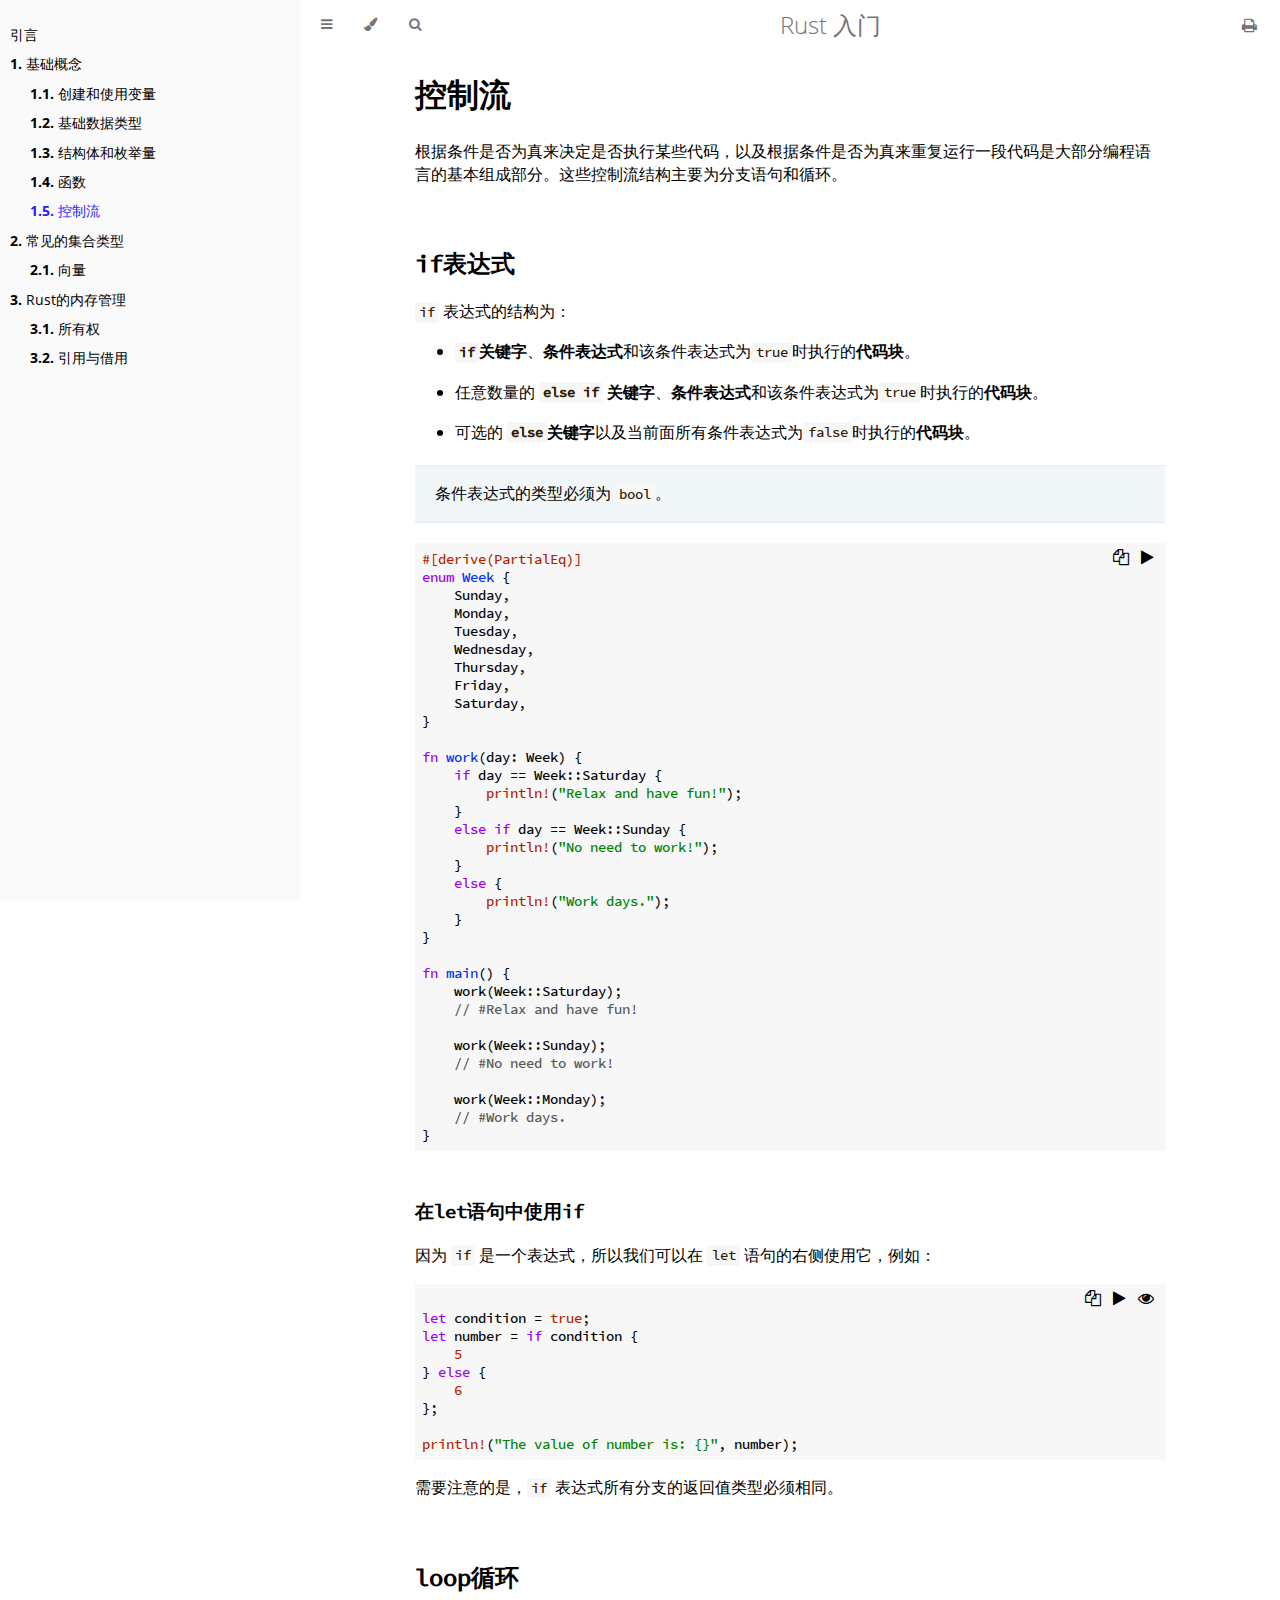
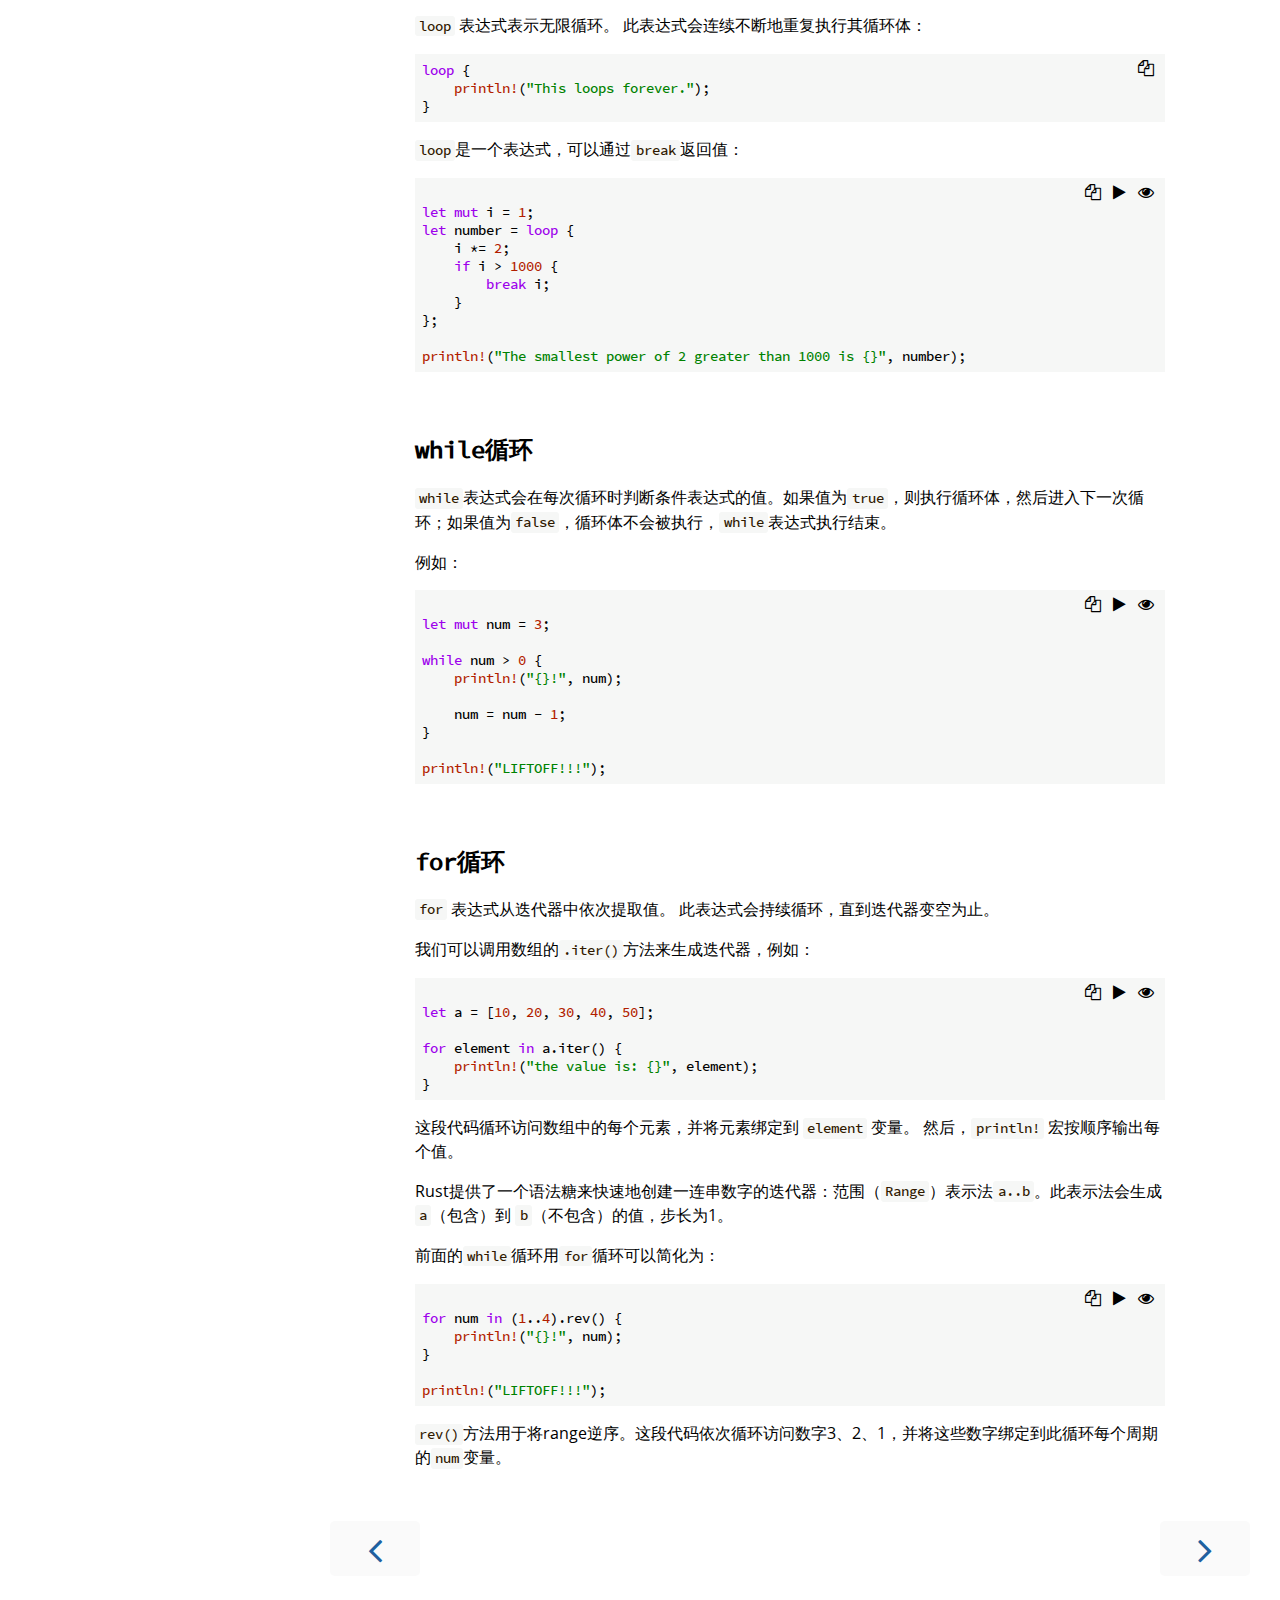
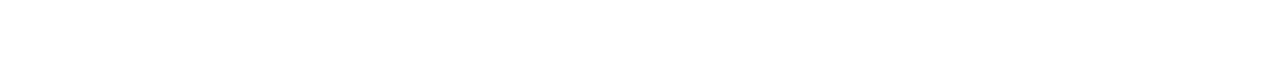
<file: basic_concepts/control_flow.html>
<!DOCTYPE HTML>
<html lang="zh" class="sidebar-visible no-js light">
    <head>
        <!-- Book generated using mdBook -->
        <meta charset="UTF-8">
        <title>控制流 - Rust 入门</title>
        <!-- Custom HTML head -->
        

        <meta content="text/html; charset=utf-8" http-equiv="Content-Type">
        <meta name="description" content="Rust入门教程。">
        <meta name="viewport" content="width=device-width, initial-scale=1">
        <meta name="theme-color" content="#ffffff" />

        <link rel="icon" href="../favicon.svg">
        <link rel="shortcut icon" href="../favicon.png">
        <link rel="stylesheet" href="../css/variables.css">
        <link rel="stylesheet" href="../css/general.css">
        <link rel="stylesheet" href="../css/chrome.css">
        <link rel="stylesheet" href="../css/print.css" media="print">
        <!-- Fonts -->
        <link rel="stylesheet" href="../FontAwesome/css/font-awesome.css">
        <link rel="stylesheet" href="../fonts/fonts.css">
        <!-- Highlight.js Stylesheets -->
        <link rel="stylesheet" href="../highlight.css">
        <link rel="stylesheet" href="../tomorrow-night.css">
        <link rel="stylesheet" href="../ayu-highlight.css">

        <!-- Custom theme stylesheets -->
        <link rel="stylesheet" href="../ferris.css">
    </head>
    <body>
        <!-- Provide site root to javascript -->
        <script type="text/javascript">
            var path_to_root = "../";
            var default_theme = window.matchMedia("(prefers-color-scheme: dark)").matches ? "navy" : "light";
        </script>

        <!-- Work around some values being stored in localStorage wrapped in quotes -->
        <script type="text/javascript">
            try {
                var theme = localStorage.getItem('mdbook-theme');
                var sidebar = localStorage.getItem('mdbook-sidebar');

                if (theme.startsWith('"') && theme.endsWith('"')) {
                    localStorage.setItem('mdbook-theme', theme.slice(1, theme.length - 1));
                }

                if (sidebar.startsWith('"') && sidebar.endsWith('"')) {
                    localStorage.setItem('mdbook-sidebar', sidebar.slice(1, sidebar.length - 1));
                }
            } catch (e) { }
        </script>

        <!-- Set the theme before any content is loaded, prevents flash -->
        <script type="text/javascript">
            var theme;
            try { theme = localStorage.getItem('mdbook-theme'); } catch(e) { }
            if (theme === null || theme === undefined) { theme = default_theme; }
            var html = document.querySelector('html');
            html.classList.remove('no-js')
            html.classList.remove('light')
            html.classList.add(theme);
            html.classList.add('js');
        </script>

        <!-- Hide / unhide sidebar before it is displayed -->
        <script type="text/javascript">
            var html = document.querySelector('html');
            var sidebar = 'hidden';
            if (document.body.clientWidth >= 1080) {
                try { sidebar = localStorage.getItem('mdbook-sidebar'); } catch(e) { }
                sidebar = sidebar || 'visible';
            }
            html.classList.remove('sidebar-visible');
            html.classList.add("sidebar-" + sidebar);
        </script>

        <nav id="sidebar" class="sidebar" aria-label="Table of contents">
            <div class="sidebar-scrollbox">
                <ol class="chapter"><li class="chapter-item expanded affix "><a href="../introduction.html">引言</a></li><li class="chapter-item expanded "><a href="../basic_concepts.html"><strong aria-hidden="true">1.</strong> 基础概念</a></li><li><ol class="section"><li class="chapter-item expanded "><a href="../basic_concepts/variables.html"><strong aria-hidden="true">1.1.</strong> 创建和使用变量</a></li><li class="chapter-item expanded "><a href="../basic_concepts/data_types.html"><strong aria-hidden="true">1.2.</strong> 基础数据类型</a></li><li class="chapter-item expanded "><a href="../basic_concepts/struct_and_enum.html"><strong aria-hidden="true">1.3.</strong> 结构体和枚举量</a></li><li class="chapter-item expanded "><a href="../basic_concepts/functions.html"><strong aria-hidden="true">1.4.</strong> 函数</a></li><li class="chapter-item expanded "><a href="../basic_concepts/control_flow.html" class="active"><strong aria-hidden="true">1.5.</strong> 控制流</a></li></ol></li><li class="chapter-item expanded "><a href="../collections.html"><strong aria-hidden="true">2.</strong> 常见的集合类型</a></li><li><ol class="section"><li class="chapter-item expanded "><a href="../collections/vector.html"><strong aria-hidden="true">2.1.</strong> 向量</a></li></ol></li><li class="chapter-item expanded "><a href="../memory_management.html"><strong aria-hidden="true">3.</strong> Rust的内存管理</a></li><li><ol class="section"><li class="chapter-item expanded "><a href="../memory_management/ownership.html"><strong aria-hidden="true">3.1.</strong> 所有权</a></li><li class="chapter-item expanded "><a href="../memory_management/reference_and_borrowing.html"><strong aria-hidden="true">3.2.</strong> 引用与借用</a></li></ol></li></ol>
            </div>
            <div id="sidebar-resize-handle" class="sidebar-resize-handle"></div>
        </nav>

        <div id="page-wrapper" class="page-wrapper">

            <div class="page">
                
                <div id="menu-bar-hover-placeholder"></div>
                <div id="menu-bar" class="menu-bar sticky bordered">
                    <div class="left-buttons">
                        <button id="sidebar-toggle" class="icon-button" type="button" title="Toggle Table of Contents" aria-label="Toggle Table of Contents" aria-controls="sidebar">
                            <i class="fa fa-bars"></i>
                        </button>
                        <button id="theme-toggle" class="icon-button" type="button" title="Change theme" aria-label="Change theme" aria-haspopup="true" aria-expanded="false" aria-controls="theme-list">
                            <i class="fa fa-paint-brush"></i>
                        </button>
                        <ul id="theme-list" class="theme-popup" aria-label="Themes" role="menu">
                            <li role="none"><button role="menuitem" class="theme" id="light">Light (default)</button></li>
                            <li role="none"><button role="menuitem" class="theme" id="rust">Rust</button></li>
                            <li role="none"><button role="menuitem" class="theme" id="coal">Coal</button></li>
                            <li role="none"><button role="menuitem" class="theme" id="navy">Navy</button></li>
                            <li role="none"><button role="menuitem" class="theme" id="ayu">Ayu</button></li>
                        </ul>
                        <button id="search-toggle" class="icon-button" type="button" title="Search. (Shortkey: s)" aria-label="Toggle Searchbar" aria-expanded="false" aria-keyshortcuts="S" aria-controls="searchbar">
                            <i class="fa fa-search"></i>
                        </button>
                    </div>

                    <h1 class="menu-title">Rust 入门</h1>

                    <div class="right-buttons">
                        <a href="../print.html" title="Print this book" aria-label="Print this book">
                            <i id="print-button" class="fa fa-print"></i>
                        </a>
                    </div>
                </div>

                <div id="search-wrapper" class="hidden">
                    <form id="searchbar-outer" class="searchbar-outer">
                        <input type="search" id="searchbar" name="searchbar" placeholder="Search this book ..." aria-controls="searchresults-outer" aria-describedby="searchresults-header">
                    </form>
                    <div id="searchresults-outer" class="searchresults-outer hidden">
                        <div id="searchresults-header" class="searchresults-header"></div>
                        <ul id="searchresults">
                        </ul>
                    </div>
                </div>
                <!-- Apply ARIA attributes after the sidebar and the sidebar toggle button are added to the DOM -->
                <script type="text/javascript">
                    document.getElementById('sidebar-toggle').setAttribute('aria-expanded', sidebar === 'visible');
                    document.getElementById('sidebar').setAttribute('aria-hidden', sidebar !== 'visible');
                    Array.from(document.querySelectorAll('#sidebar a')).forEach(function(link) {
                        link.setAttribute('tabIndex', sidebar === 'visible' ? 0 : -1);
                    });
                </script>

                <div id="content" class="content">
                    <main>
                        <h1 id="控制流"><a class="header" href="#控制流">控制流</a></h1>
<p>根据条件是否为真来决定是否执行某些代码，以及根据条件是否为真来重复运行一段代码是大部分编程语言的基本组成部分。这些控制流结构主要为分支语句和循环。</p>
<h2 id="if表达式"><a class="header" href="#if表达式"><code>if</code>表达式</a></h2>
<p><code>if</code> 表达式的结构为：</p>
<ul>
<li>
<p><strong><code>if</code>关键字</strong>、<strong>条件表达式</strong>和该条件表达式为<code>true</code>时执行的<strong>代码块</strong>。</p>
</li>
<li>
<p>任意数量的 <strong><code>else if</code> 关键字</strong>、<strong>条件表达式</strong>和该条件表达式为<code>true</code>时执行的<strong>代码块</strong>。</p>
</li>
<li>
<p>可选的 <strong><code>else</code>关键字</strong>以及当前面所有条件表达式为<code>false</code>时执行的<strong>代码块</strong>。</p>
</li>
</ul>
<blockquote>
<p>条件表达式的类型必须为 <code>bool</code>。</p>
</blockquote>
<pre><pre class="playground"><code class="language-rust">#[derive(PartialEq)]
enum Week {
    Sunday,
    Monday,
    Tuesday,
    Wednesday,
    Thursday,
    Friday,
    Saturday,
}

fn work(day: Week) {
    if day == Week::Saturday {
        println!(&quot;Relax and have fun!&quot;);
    }
    else if day == Week::Sunday {
        println!(&quot;No need to work!&quot;);
    }
    else {
        println!(&quot;Work days.&quot;);
    }
}

fn main() {
    work(Week::Saturday);
    // #Relax and have fun!

    work(Week::Sunday);
    // #No need to work!

    work(Week::Monday);
    // #Work days.
}
</code></pre></pre>
<h3 id="在let语句中使用if"><a class="header" href="#在let语句中使用if">在<code>let</code>语句中使用<code>if</code></a></h3>
<p>因为 <code>if</code> 是一个表达式，所以我们可以在 <code>let</code> 语句的右侧使用它，例如：</p>
<pre><pre class="playground"><code class="language-rust">
<span class="boring">#![allow(unused)]
</span><span class="boring">fn main() {
</span>let condition = true;
let number = if condition {
    5
} else {
    6
};

println!(&quot;The value of number is: {}&quot;, number);
<span class="boring">}
</span></code></pre></pre>
<p>需要注意的是，<code>if</code> 表达式所有分支的返回值类型必须相同。</p>
<h2 id="loop循环"><a class="header" href="#loop循环"><code>loop</code>循环</a></h2>
<p><code>loop</code> 表达式表示无限循环。 此表达式会连续不断地重复执行其循环体：</p>
<pre><code class="language-rust ignore">loop {
    println!(&quot;This loops forever.&quot;);
}
</code></pre>
<p><code>loop</code>是一个表达式，可以通过<code>break</code>返回值：</p>
<pre><pre class="playground"><code class="language-rust">
<span class="boring">#![allow(unused)]
</span><span class="boring">fn main() {
</span>let mut i = 1;
let number = loop {
    i *= 2;
    if i &gt; 1000 {
        break i;
    }
};

println!(&quot;The smallest power of 2 greater than 1000 is {}&quot;, number);
<span class="boring">}
</span></code></pre></pre>
<h2 id="while循环"><a class="header" href="#while循环"><code>while</code>循环</a></h2>
<p><code>while</code>表达式会在每次循环时判断条件表达式的值。如果值为<code>true</code>，则执行循环体，然后进入下一次循环；如果值为<code>false</code>，循环体不会被执行，<code>while</code>表达式执行结束。</p>
<p>例如：</p>
<pre><pre class="playground"><code class="language-rust">
<span class="boring">#![allow(unused)]
</span><span class="boring">fn main() {
</span>let mut num = 3;

while num &gt; 0 {
    println!(&quot;{}!&quot;, num);
    
    num = num - 1;
}

println!(&quot;LIFTOFF!!!&quot;);
<span class="boring">}
</span></code></pre></pre>
<h2 id="for循环"><a class="header" href="#for循环"><code>for</code>循环</a></h2>
<p><code>for</code> 表达式从迭代器中依次提取值。 此表达式会持续循环，直到迭代器变空为止。</p>
<p>我们可以调用数组的<code>.iter()</code>方法来生成迭代器，例如：</p>
<pre><pre class="playground"><code class="language-rust">
<span class="boring">#![allow(unused)]
</span><span class="boring">fn main() {
</span>let a = [10, 20, 30, 40, 50];

for element in a.iter() {
    println!(&quot;the value is: {}&quot;, element);
}
<span class="boring">}
</span></code></pre></pre>
<p>这段代码循环访问数组中的每个元素，并将元素绑定到 <code>element</code> 变量。 然后，<code>println!</code> 宏按顺序输出每个值。</p>
<p>Rust提供了一个语法糖来快速地创建一连串数字的迭代器：范围（<code>Range</code>）表示法<code>a..b</code>。此表示法会生成 <code>a</code>（包含）到 <code>b</code>（不包含）的值，步长为1。</p>
<p>前面的<code>while</code>循环用<code>for</code>循环可以简化为：</p>
<pre><pre class="playground"><code class="language-rust">
<span class="boring">#![allow(unused)]
</span><span class="boring">fn main() {
</span>for num in (1..4).rev() {
    println!(&quot;{}!&quot;, num);
}

println!(&quot;LIFTOFF!!!&quot;);
<span class="boring">}
</span></code></pre></pre>
<p><code>rev()</code>方法用于将range逆序。这段代码依次循环访问数字3、2、1，并将这些数字绑定到此循环每个周期的<code>num</code>变量。</p>

                    </main>

                    <nav class="nav-wrapper" aria-label="Page navigation">
                        <!-- Mobile navigation buttons -->
                            <a rel="prev" href="../basic_concepts/functions.html" class="mobile-nav-chapters previous" title="Previous chapter" aria-label="Previous chapter" aria-keyshortcuts="Left">
                                <i class="fa fa-angle-left"></i>
                            </a>
                            <a rel="next" href="../collections.html" class="mobile-nav-chapters next" title="Next chapter" aria-label="Next chapter" aria-keyshortcuts="Right">
                                <i class="fa fa-angle-right"></i>
                            </a>
                        <div style="clear: both"></div>
                    </nav>
                </div>
            </div>

            <nav class="nav-wide-wrapper" aria-label="Page navigation">
                    <a rel="prev" href="../basic_concepts/functions.html" class="nav-chapters previous" title="Previous chapter" aria-label="Previous chapter" aria-keyshortcuts="Left">
                        <i class="fa fa-angle-left"></i>
                    </a>
                    <a rel="next" href="../collections.html" class="nav-chapters next" title="Next chapter" aria-label="Next chapter" aria-keyshortcuts="Right">
                        <i class="fa fa-angle-right"></i>
                    </a>
            </nav>

        </div>

        <script type="text/javascript">
            window.playground_copyable = true;
        </script>
        <script src="../elasticlunr.min.js" type="text/javascript" charset="utf-8"></script>
        <script src="../mark.min.js" type="text/javascript" charset="utf-8"></script>
        <script src="../searcher.js" type="text/javascript" charset="utf-8"></script>
        <script src="../clipboard.min.js" type="text/javascript" charset="utf-8"></script>
        <script src="../highlight.js" type="text/javascript" charset="utf-8"></script>
        <script src="../book.js" type="text/javascript" charset="utf-8"></script>

        <!-- Custom JS scripts -->
        <script type="text/javascript" src="../ferris.js"></script>
    </body>
</html>
</file>
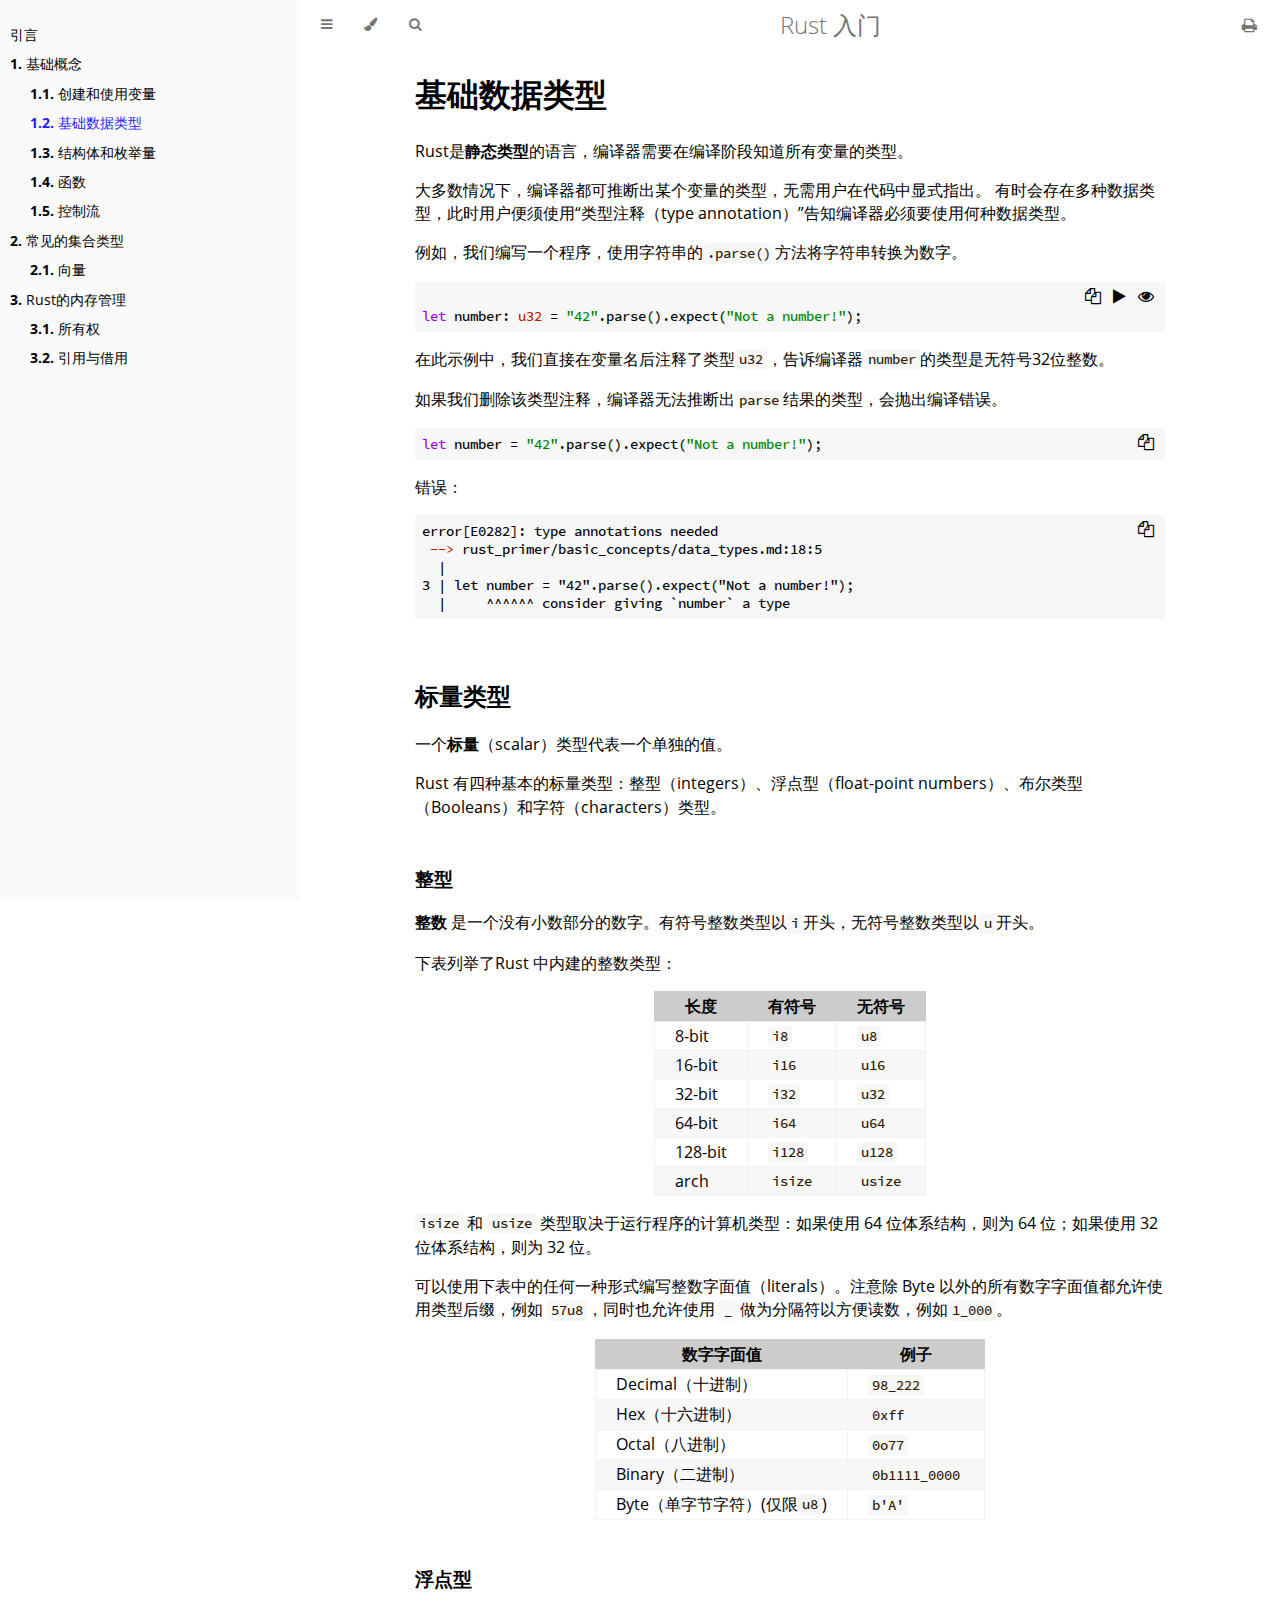
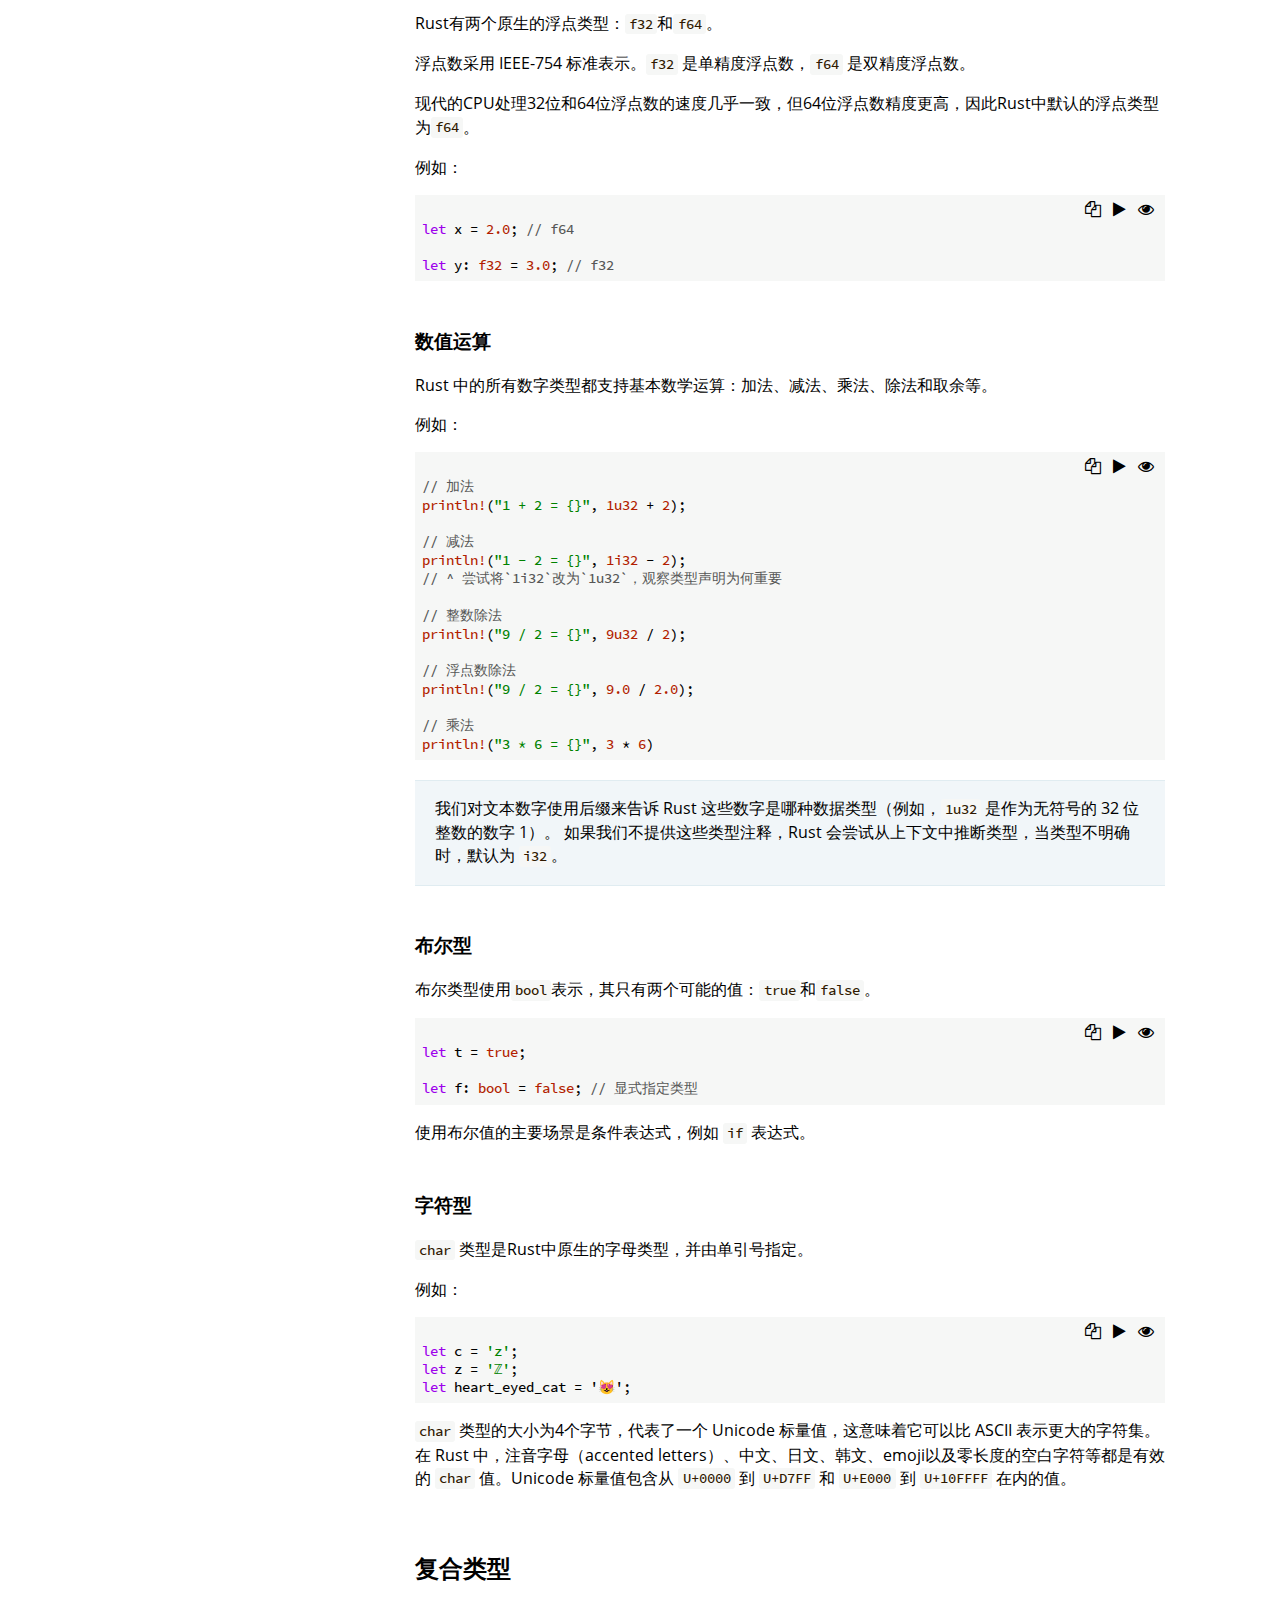
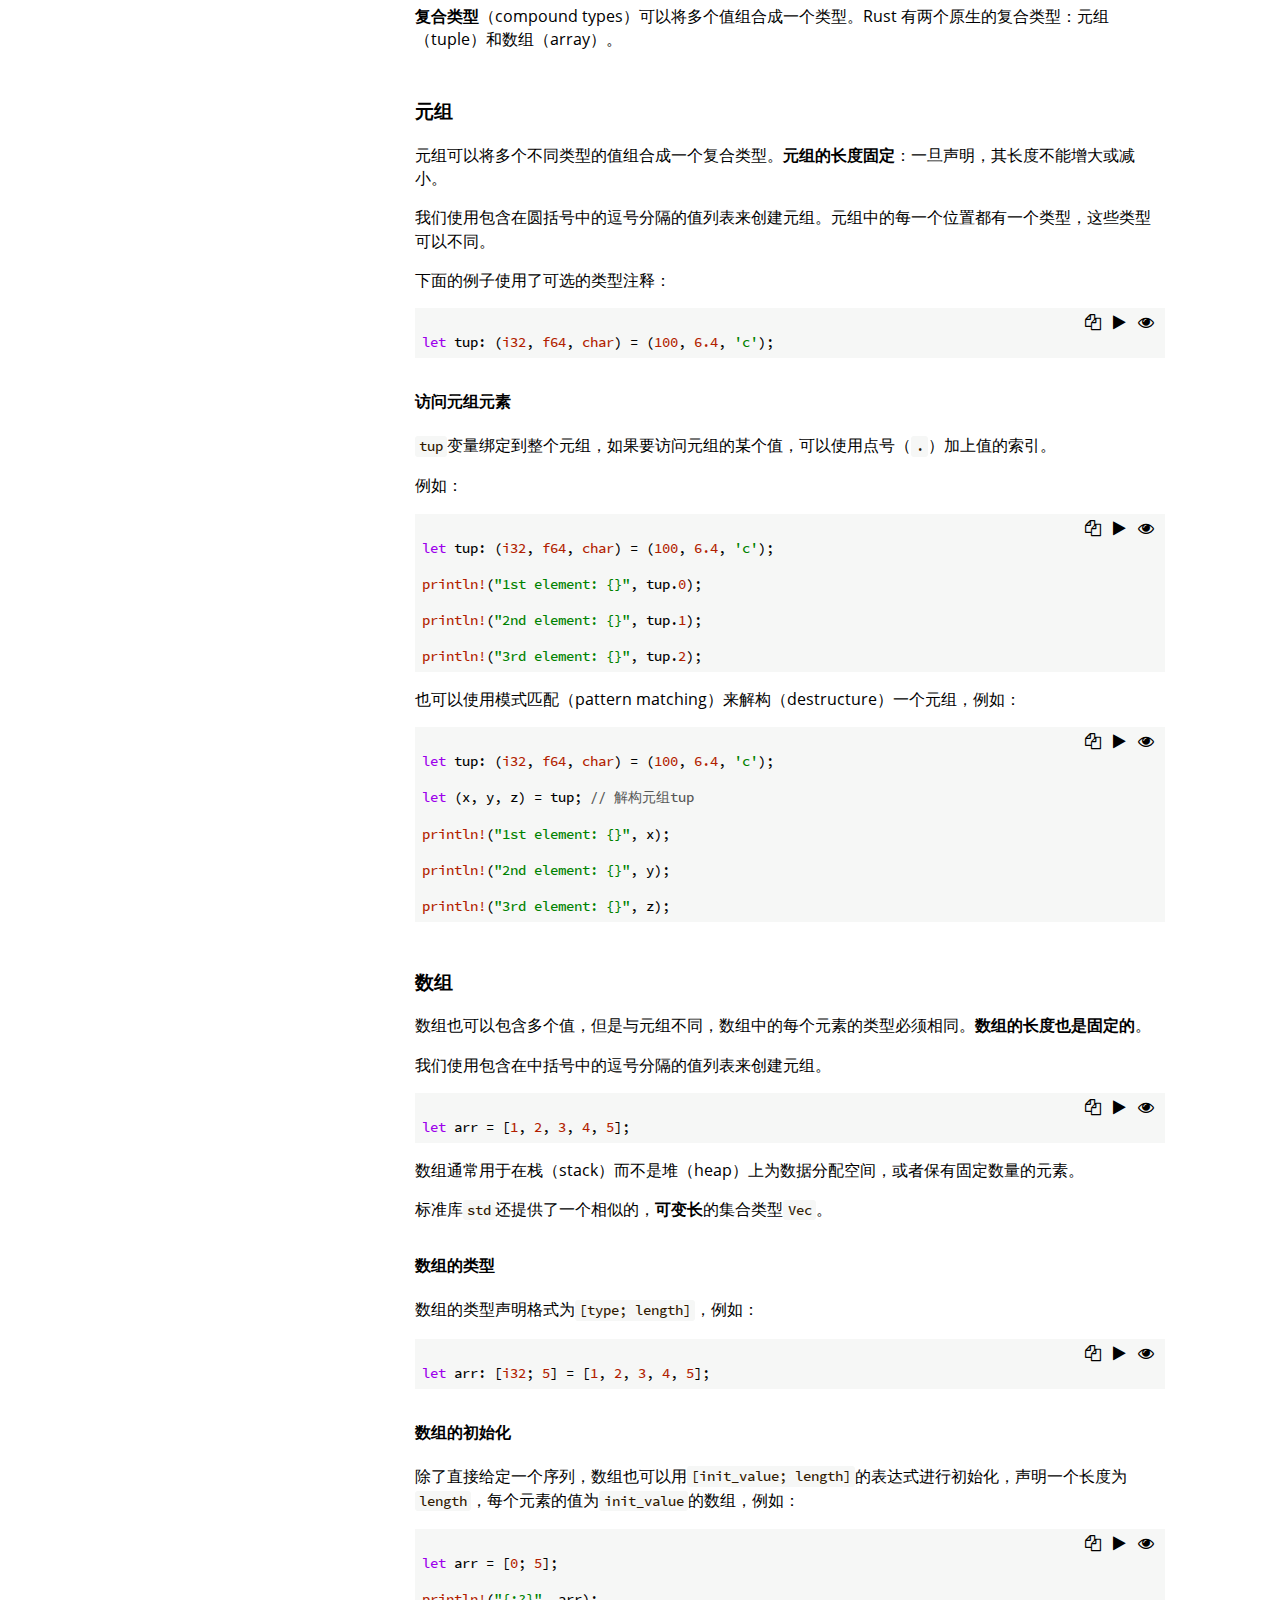
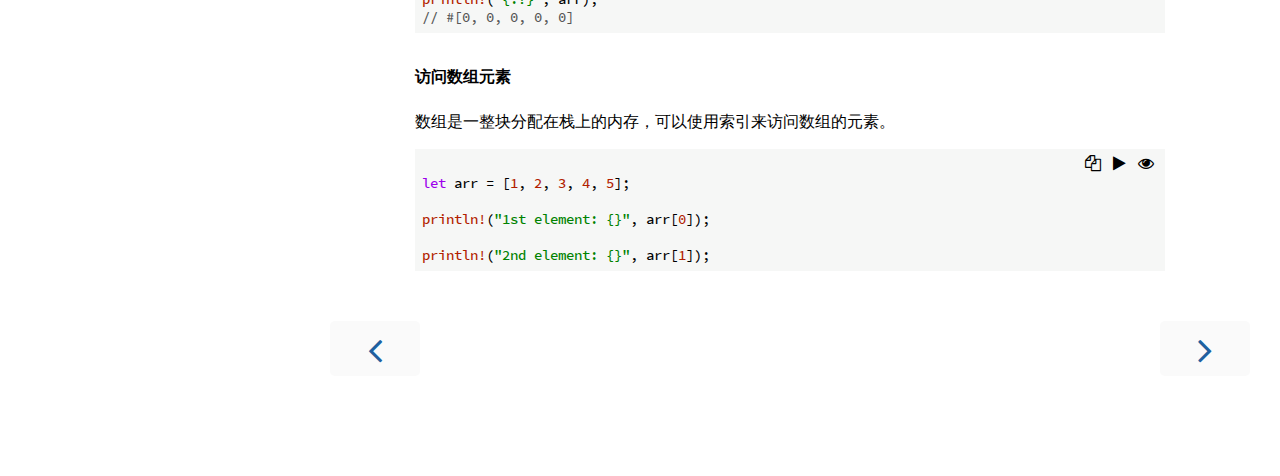
<file: basic_concepts/data_types.html>
<!DOCTYPE HTML>
<html lang="zh" class="sidebar-visible no-js light">
    <head>
        <!-- Book generated using mdBook -->
        <meta charset="UTF-8">
        <title>基础数据类型 - Rust 入门</title>
        <!-- Custom HTML head -->
        

        <meta content="text/html; charset=utf-8" http-equiv="Content-Type">
        <meta name="description" content="Rust入门教程。">
        <meta name="viewport" content="width=device-width, initial-scale=1">
        <meta name="theme-color" content="#ffffff" />

        <link rel="icon" href="../favicon.svg">
        <link rel="shortcut icon" href="../favicon.png">
        <link rel="stylesheet" href="../css/variables.css">
        <link rel="stylesheet" href="../css/general.css">
        <link rel="stylesheet" href="../css/chrome.css">
        <link rel="stylesheet" href="../css/print.css" media="print">
        <!-- Fonts -->
        <link rel="stylesheet" href="../FontAwesome/css/font-awesome.css">
        <link rel="stylesheet" href="../fonts/fonts.css">
        <!-- Highlight.js Stylesheets -->
        <link rel="stylesheet" href="../highlight.css">
        <link rel="stylesheet" href="../tomorrow-night.css">
        <link rel="stylesheet" href="../ayu-highlight.css">

        <!-- Custom theme stylesheets -->
        <link rel="stylesheet" href="../ferris.css">
    </head>
    <body>
        <!-- Provide site root to javascript -->
        <script type="text/javascript">
            var path_to_root = "../";
            var default_theme = window.matchMedia("(prefers-color-scheme: dark)").matches ? "navy" : "light";
        </script>

        <!-- Work around some values being stored in localStorage wrapped in quotes -->
        <script type="text/javascript">
            try {
                var theme = localStorage.getItem('mdbook-theme');
                var sidebar = localStorage.getItem('mdbook-sidebar');

                if (theme.startsWith('"') && theme.endsWith('"')) {
                    localStorage.setItem('mdbook-theme', theme.slice(1, theme.length - 1));
                }

                if (sidebar.startsWith('"') && sidebar.endsWith('"')) {
                    localStorage.setItem('mdbook-sidebar', sidebar.slice(1, sidebar.length - 1));
                }
            } catch (e) { }
        </script>

        <!-- Set the theme before any content is loaded, prevents flash -->
        <script type="text/javascript">
            var theme;
            try { theme = localStorage.getItem('mdbook-theme'); } catch(e) { }
            if (theme === null || theme === undefined) { theme = default_theme; }
            var html = document.querySelector('html');
            html.classList.remove('no-js')
            html.classList.remove('light')
            html.classList.add(theme);
            html.classList.add('js');
        </script>

        <!-- Hide / unhide sidebar before it is displayed -->
        <script type="text/javascript">
            var html = document.querySelector('html');
            var sidebar = 'hidden';
            if (document.body.clientWidth >= 1080) {
                try { sidebar = localStorage.getItem('mdbook-sidebar'); } catch(e) { }
                sidebar = sidebar || 'visible';
            }
            html.classList.remove('sidebar-visible');
            html.classList.add("sidebar-" + sidebar);
        </script>

        <nav id="sidebar" class="sidebar" aria-label="Table of contents">
            <div class="sidebar-scrollbox">
                <ol class="chapter"><li class="chapter-item expanded affix "><a href="../introduction.html">引言</a></li><li class="chapter-item expanded "><a href="../basic_concepts.html"><strong aria-hidden="true">1.</strong> 基础概念</a></li><li><ol class="section"><li class="chapter-item expanded "><a href="../basic_concepts/variables.html"><strong aria-hidden="true">1.1.</strong> 创建和使用变量</a></li><li class="chapter-item expanded "><a href="../basic_concepts/data_types.html" class="active"><strong aria-hidden="true">1.2.</strong> 基础数据类型</a></li><li class="chapter-item expanded "><a href="../basic_concepts/struct_and_enum.html"><strong aria-hidden="true">1.3.</strong> 结构体和枚举量</a></li><li class="chapter-item expanded "><a href="../basic_concepts/functions.html"><strong aria-hidden="true">1.4.</strong> 函数</a></li><li class="chapter-item expanded "><a href="../basic_concepts/control_flow.html"><strong aria-hidden="true">1.5.</strong> 控制流</a></li></ol></li><li class="chapter-item expanded "><a href="../collections.html"><strong aria-hidden="true">2.</strong> 常见的集合类型</a></li><li><ol class="section"><li class="chapter-item expanded "><a href="../collections/vector.html"><strong aria-hidden="true">2.1.</strong> 向量</a></li></ol></li><li class="chapter-item expanded "><a href="../memory_management.html"><strong aria-hidden="true">3.</strong> Rust的内存管理</a></li><li><ol class="section"><li class="chapter-item expanded "><a href="../memory_management/ownership.html"><strong aria-hidden="true">3.1.</strong> 所有权</a></li><li class="chapter-item expanded "><a href="../memory_management/reference_and_borrowing.html"><strong aria-hidden="true">3.2.</strong> 引用与借用</a></li></ol></li></ol>
            </div>
            <div id="sidebar-resize-handle" class="sidebar-resize-handle"></div>
        </nav>

        <div id="page-wrapper" class="page-wrapper">

            <div class="page">
                
                <div id="menu-bar-hover-placeholder"></div>
                <div id="menu-bar" class="menu-bar sticky bordered">
                    <div class="left-buttons">
                        <button id="sidebar-toggle" class="icon-button" type="button" title="Toggle Table of Contents" aria-label="Toggle Table of Contents" aria-controls="sidebar">
                            <i class="fa fa-bars"></i>
                        </button>
                        <button id="theme-toggle" class="icon-button" type="button" title="Change theme" aria-label="Change theme" aria-haspopup="true" aria-expanded="false" aria-controls="theme-list">
                            <i class="fa fa-paint-brush"></i>
                        </button>
                        <ul id="theme-list" class="theme-popup" aria-label="Themes" role="menu">
                            <li role="none"><button role="menuitem" class="theme" id="light">Light (default)</button></li>
                            <li role="none"><button role="menuitem" class="theme" id="rust">Rust</button></li>
                            <li role="none"><button role="menuitem" class="theme" id="coal">Coal</button></li>
                            <li role="none"><button role="menuitem" class="theme" id="navy">Navy</button></li>
                            <li role="none"><button role="menuitem" class="theme" id="ayu">Ayu</button></li>
                        </ul>
                        <button id="search-toggle" class="icon-button" type="button" title="Search. (Shortkey: s)" aria-label="Toggle Searchbar" aria-expanded="false" aria-keyshortcuts="S" aria-controls="searchbar">
                            <i class="fa fa-search"></i>
                        </button>
                    </div>

                    <h1 class="menu-title">Rust 入门</h1>

                    <div class="right-buttons">
                        <a href="../print.html" title="Print this book" aria-label="Print this book">
                            <i id="print-button" class="fa fa-print"></i>
                        </a>
                    </div>
                </div>

                <div id="search-wrapper" class="hidden">
                    <form id="searchbar-outer" class="searchbar-outer">
                        <input type="search" id="searchbar" name="searchbar" placeholder="Search this book ..." aria-controls="searchresults-outer" aria-describedby="searchresults-header">
                    </form>
                    <div id="searchresults-outer" class="searchresults-outer hidden">
                        <div id="searchresults-header" class="searchresults-header"></div>
                        <ul id="searchresults">
                        </ul>
                    </div>
                </div>
                <!-- Apply ARIA attributes after the sidebar and the sidebar toggle button are added to the DOM -->
                <script type="text/javascript">
                    document.getElementById('sidebar-toggle').setAttribute('aria-expanded', sidebar === 'visible');
                    document.getElementById('sidebar').setAttribute('aria-hidden', sidebar !== 'visible');
                    Array.from(document.querySelectorAll('#sidebar a')).forEach(function(link) {
                        link.setAttribute('tabIndex', sidebar === 'visible' ? 0 : -1);
                    });
                </script>

                <div id="content" class="content">
                    <main>
                        <h1 id="基础数据类型"><a class="header" href="#基础数据类型">基础数据类型</a></h1>
<p>Rust是<strong>静态类型</strong>的语言，编译器需要在编译阶段知道所有变量的类型。</p>
<p>大多数情况下，编译器都可推断出某个变量的类型，无需用户在代码中显式指出。 有时会存在多种数据类型，此时用户便须使用“类型注释（type annotation）”告知编译器必须要使用何种数据类型。</p>
<p>例如，我们编写一个程序，使用字符串的<code>.parse()</code>方法将字符串转换为数字。</p>
<pre><pre class="playground"><code class="language-rust">
<span class="boring">#![allow(unused)]
</span><span class="boring">fn main() {
</span>let number: u32 = &quot;42&quot;.parse().expect(&quot;Not a number!&quot;);
<span class="boring">}
</span></code></pre></pre>
<p>在此示例中，我们直接在变量名后注释了类型<code>u32</code>，告诉编译器<code>number</code>的类型是无符号32位整数。</p>
<p>如果我们删除该类型注释，编译器无法推断出<code>parse</code>结果的类型，会抛出编译错误。</p>
<pre><code class="language-rust ignore does_not_compile">let number = &quot;42&quot;.parse().expect(&quot;Not a number!&quot;);
</code></pre>
<p>错误：</p>
<pre><code class="language-shell">error[E0282]: type annotations needed
 --&gt; rust_primer/basic_concepts/data_types.md:18:5
  |
3 | let number = &quot;42&quot;.parse().expect(&quot;Not a number!&quot;);
  |     ^^^^^^ consider giving `number` a type
</code></pre>
<h2 id="标量类型"><a class="header" href="#标量类型">标量类型</a></h2>
<p>一个<strong>标量</strong>（scalar）类型代表一个单独的值。</p>
<p>Rust 有四种基本的标量类型：整型（integers）、浮点型（float-point numbers）、布尔类型（Booleans）和字符（characters）类型。</p>
<h3 id="整型"><a class="header" href="#整型">整型</a></h3>
<p><strong>整数</strong> 是一个没有小数部分的数字。有符号整数类型以<code>i</code>开头，无符号整数类型以<code>u</code>开头。</p>
<p>下表列举了Rust 中内建的整数类型：</p>
<table><thead><tr><th>长度</th><th>有符号</th><th>无符号</th></tr></thead><tbody>
<tr><td>8-bit</td><td><code>i8</code></td><td><code>u8</code></td></tr>
<tr><td>16-bit</td><td><code>i16</code></td><td><code>u16</code></td></tr>
<tr><td>32-bit</td><td><code>i32</code></td><td><code>u32</code></td></tr>
<tr><td>64-bit</td><td><code>i64</code></td><td><code>u64</code></td></tr>
<tr><td>128-bit</td><td><code>i128</code></td><td><code>u128</code></td></tr>
<tr><td>arch</td><td><code>isize</code></td><td><code>usize</code></td></tr>
</tbody></table>
<p><code>isize</code> 和 <code>usize</code> 类型取决于运行程序的计算机类型：如果使用 64 位体系结构，则为 64 位；如果使用 32 位体系结构，则为 32 位。</p>
<p>可以使用下表中的任何一种形式编写整数字面值（literals）。注意除 Byte 以外的所有数字字面值都允许使用类型后缀，例如 <code>57u8</code>，同时也允许使用 <code>_</code> 做为分隔符以方便读数，例如<code>1_000</code>。</p>
<table><thead><tr><th>数字字面值</th><th>例子</th></tr></thead><tbody>
<tr><td>Decimal（十进制）</td><td><code>98_222</code></td></tr>
<tr><td>Hex（十六进制）</td><td><code>0xff</code></td></tr>
<tr><td>Octal（八进制）</td><td><code>0o77</code></td></tr>
<tr><td>Binary（二进制）</td><td><code>0b1111_0000</code></td></tr>
<tr><td>Byte（单字节字符）(仅限<code>u8</code>)</td><td><code>b'A'</code></td></tr>
</tbody></table>
<h3 id="浮点型"><a class="header" href="#浮点型">浮点型</a></h3>
<p>Rust有两个原生的浮点类型：<code>f32</code>和<code>f64</code>。</p>
<p>浮点数采用 IEEE-754 标准表示。<code>f32</code> 是单精度浮点数，<code>f64</code> 是双精度浮点数。</p>
<p>现代的CPU处理32位和64位浮点数的速度几乎一致，但64位浮点数精度更高，因此Rust中默认的浮点类型为<code>f64</code>。</p>
<p>例如：</p>
<pre><pre class="playground"><code class="language-rust">
<span class="boring">#![allow(unused)]
</span><span class="boring">fn main() {
</span>let x = 2.0; // f64

let y: f32 = 3.0; // f32
<span class="boring">}
</span></code></pre></pre>
<h3 id="数值运算"><a class="header" href="#数值运算">数值运算</a></h3>
<p>Rust 中的所有数字类型都支持基本数学运算：加法、减法、乘法、除法和取余等。</p>
<p>例如：</p>
<pre><pre class="playground"><code class="language-rust">
<span class="boring">#![allow(unused)]
</span><span class="boring">fn main() {
</span>// 加法
println!(&quot;1 + 2 = {}&quot;, 1u32 + 2);

// 减法
println!(&quot;1 - 2 = {}&quot;, 1i32 - 2);
// ^ 尝试将`1i32`改为`1u32`，观察类型声明为何重要

// 整数除法
println!(&quot;9 / 2 = {}&quot;, 9u32 / 2);

// 浮点数除法
println!(&quot;9 / 2 = {}&quot;, 9.0 / 2.0);

// 乘法
println!(&quot;3 * 6 = {}&quot;, 3 * 6)
<span class="boring">}
</span></code></pre></pre>
<blockquote>
<p>我们对文本数字使用后缀来告诉 Rust 这些数字是哪种数据类型（例如，<code>1u32</code> 是作为无符号的 32 位整数的数字 1）。 如果我们不提供这些类型注释，Rust 会尝试从上下文中推断类型，当类型不明确时，默认为 <code>i32</code>。</p>
</blockquote>
<h3 id="布尔型"><a class="header" href="#布尔型">布尔型</a></h3>
<p>布尔类型使用<code>bool</code>表示，其只有两个可能的值：<code>true</code>和<code>false</code>。</p>
<pre><pre class="playground"><code class="language-rust">
<span class="boring">#![allow(unused)]
</span><span class="boring">fn main() {
</span>let t = true;

let f: bool = false; // 显式指定类型
<span class="boring">}
</span></code></pre></pre>
<p>使用布尔值的主要场景是条件表达式，例如 <code>if</code> 表达式。</p>
<h3 id="字符型"><a class="header" href="#字符型">字符型</a></h3>
<p><code>char</code> 类型是Rust中原生的字母类型，并由单引号指定。</p>
<p>例如：</p>
<pre><pre class="playground"><code class="language-rust">
<span class="boring">#![allow(unused)]
</span><span class="boring">fn main() {
</span>let c = 'z';
let z = 'ℤ';
let heart_eyed_cat = '😻';
<span class="boring">}
</span></code></pre></pre>
<p><code>char</code> 类型的大小为4个字节，代表了一个 Unicode 标量值，这意味着它可以比 ASCII 表示更大的字符集。在 Rust 中，注音字母（accented letters）、中文、日文、韩文、emoji以及零长度的空白字符等都是有效的 <code>char</code> 值。Unicode 标量值包含从 <code>U+0000</code> 到 <code>U+D7FF</code> 和 <code>U+E000</code> 到 <code>U+10FFFF</code> 在内的值。</p>
<h2 id="复合类型"><a class="header" href="#复合类型">复合类型</a></h2>
<p><strong>复合类型</strong>（compound types）可以将多个值组合成一个类型。Rust 有两个原生的复合类型：元组（tuple）和数组（array）。</p>
<h3 id="元组"><a class="header" href="#元组">元组</a></h3>
<p>元组可以将多个不同类型的值组合成一个复合类型。<strong>元组的长度固定</strong>：一旦声明，其长度不能增大或减小。</p>
<p>我们使用包含在圆括号中的逗号分隔的值列表来创建元组。元组中的每一个位置都有一个类型，这些类型可以不同。</p>
<p>下面的例子使用了可选的类型注释：</p>
<pre><pre class="playground"><code class="language-rust">
<span class="boring">#![allow(unused)]
</span><span class="boring">fn main() {
</span>let tup: (i32, f64, char) = (100, 6.4, 'c');
<span class="boring">}
</span></code></pre></pre>
<h4 id="访问元组元素"><a class="header" href="#访问元组元素">访问元组元素</a></h4>
<p><code>tup</code>变量绑定到整个元组，如果要访问元组的某个值，可以使用点号（<code>.</code>）加上值的索引。</p>
<p>例如：</p>
<pre><pre class="playground"><code class="language-rust">
<span class="boring">#![allow(unused)]
</span><span class="boring">fn main() {
</span>let tup: (i32, f64, char) = (100, 6.4, 'c');

println!(&quot;1st element: {}&quot;, tup.0);

println!(&quot;2nd element: {}&quot;, tup.1);

println!(&quot;3rd element: {}&quot;, tup.2);
<span class="boring">}
</span></code></pre></pre>
<p>也可以使用模式匹配（pattern matching）来解构（destructure）一个元组，例如：</p>
<pre><pre class="playground"><code class="language-rust">
<span class="boring">#![allow(unused)]
</span><span class="boring">fn main() {
</span>let tup: (i32, f64, char) = (100, 6.4, 'c');

let (x, y, z) = tup; // 解构元组tup

println!(&quot;1st element: {}&quot;, x);

println!(&quot;2nd element: {}&quot;, y);

println!(&quot;3rd element: {}&quot;, z);
<span class="boring">}
</span></code></pre></pre>
<h3 id="数组"><a class="header" href="#数组">数组</a></h3>
<p>数组也可以包含多个值，但是与元组不同，数组中的每个元素的类型必须相同。<strong>数组的长度也是固定的</strong>。</p>
<p>我们使用包含在中括号中的逗号分隔的值列表来创建元组。</p>
<pre><pre class="playground"><code class="language-rust">
<span class="boring">#![allow(unused)]
</span><span class="boring">fn main() {
</span>let arr = [1, 2, 3, 4, 5];
<span class="boring">}
</span></code></pre></pre>
<p>数组通常用于在栈（stack）而不是堆（heap）上为数据分配空间，或者保有固定数量的元素。</p>
<p>标准库<code>std</code>还提供了一个相似的，<strong>可变长</strong>的集合类型<code>Vec</code>。</p>
<h4 id="数组的类型"><a class="header" href="#数组的类型">数组的类型</a></h4>
<p>数组的类型声明格式为<code>[type; length]</code>，例如：</p>
<pre><pre class="playground"><code class="language-rust">
<span class="boring">#![allow(unused)]
</span><span class="boring">fn main() {
</span>let arr: [i32; 5] = [1, 2, 3, 4, 5];
<span class="boring">}
</span></code></pre></pre>
<h4 id="数组的初始化"><a class="header" href="#数组的初始化">数组的初始化</a></h4>
<p>除了直接给定一个序列，数组也可以用<code>[init_value; length]</code>的表达式进行初始化，声明一个长度为<code>length</code>，每个元素的值为<code>init_value</code>的数组，例如：</p>
<pre><pre class="playground"><code class="language-rust">
<span class="boring">#![allow(unused)]
</span><span class="boring">fn main() {
</span>let arr = [0; 5];

println!(&quot;{:?}&quot;, arr);
// #[0, 0, 0, 0, 0]
<span class="boring">}
</span></code></pre></pre>
<h4 id="访问数组元素"><a class="header" href="#访问数组元素">访问数组元素</a></h4>
<p>数组是一整块分配在栈上的内存，可以使用索引来访问数组的元素。</p>
<pre><pre class="playground"><code class="language-rust">
<span class="boring">#![allow(unused)]
</span><span class="boring">fn main() {
</span>let arr = [1, 2, 3, 4, 5];

println!(&quot;1st element: {}&quot;, arr[0]);

println!(&quot;2nd element: {}&quot;, arr[1]);
<span class="boring">}
</span></code></pre></pre>

                    </main>

                    <nav class="nav-wrapper" aria-label="Page navigation">
                        <!-- Mobile navigation buttons -->
                            <a rel="prev" href="../basic_concepts/variables.html" class="mobile-nav-chapters previous" title="Previous chapter" aria-label="Previous chapter" aria-keyshortcuts="Left">
                                <i class="fa fa-angle-left"></i>
                            </a>
                            <a rel="next" href="../basic_concepts/struct_and_enum.html" class="mobile-nav-chapters next" title="Next chapter" aria-label="Next chapter" aria-keyshortcuts="Right">
                                <i class="fa fa-angle-right"></i>
                            </a>
                        <div style="clear: both"></div>
                    </nav>
                </div>
            </div>

            <nav class="nav-wide-wrapper" aria-label="Page navigation">
                    <a rel="prev" href="../basic_concepts/variables.html" class="nav-chapters previous" title="Previous chapter" aria-label="Previous chapter" aria-keyshortcuts="Left">
                        <i class="fa fa-angle-left"></i>
                    </a>
                    <a rel="next" href="../basic_concepts/struct_and_enum.html" class="nav-chapters next" title="Next chapter" aria-label="Next chapter" aria-keyshortcuts="Right">
                        <i class="fa fa-angle-right"></i>
                    </a>
            </nav>

        </div>

        <script type="text/javascript">
            window.playground_copyable = true;
        </script>
        <script src="../elasticlunr.min.js" type="text/javascript" charset="utf-8"></script>
        <script src="../mark.min.js" type="text/javascript" charset="utf-8"></script>
        <script src="../searcher.js" type="text/javascript" charset="utf-8"></script>
        <script src="../clipboard.min.js" type="text/javascript" charset="utf-8"></script>
        <script src="../highlight.js" type="text/javascript" charset="utf-8"></script>
        <script src="../book.js" type="text/javascript" charset="utf-8"></script>

        <!-- Custom JS scripts -->
        <script type="text/javascript" src="../ferris.js"></script>
    </body>
</html>
</file>
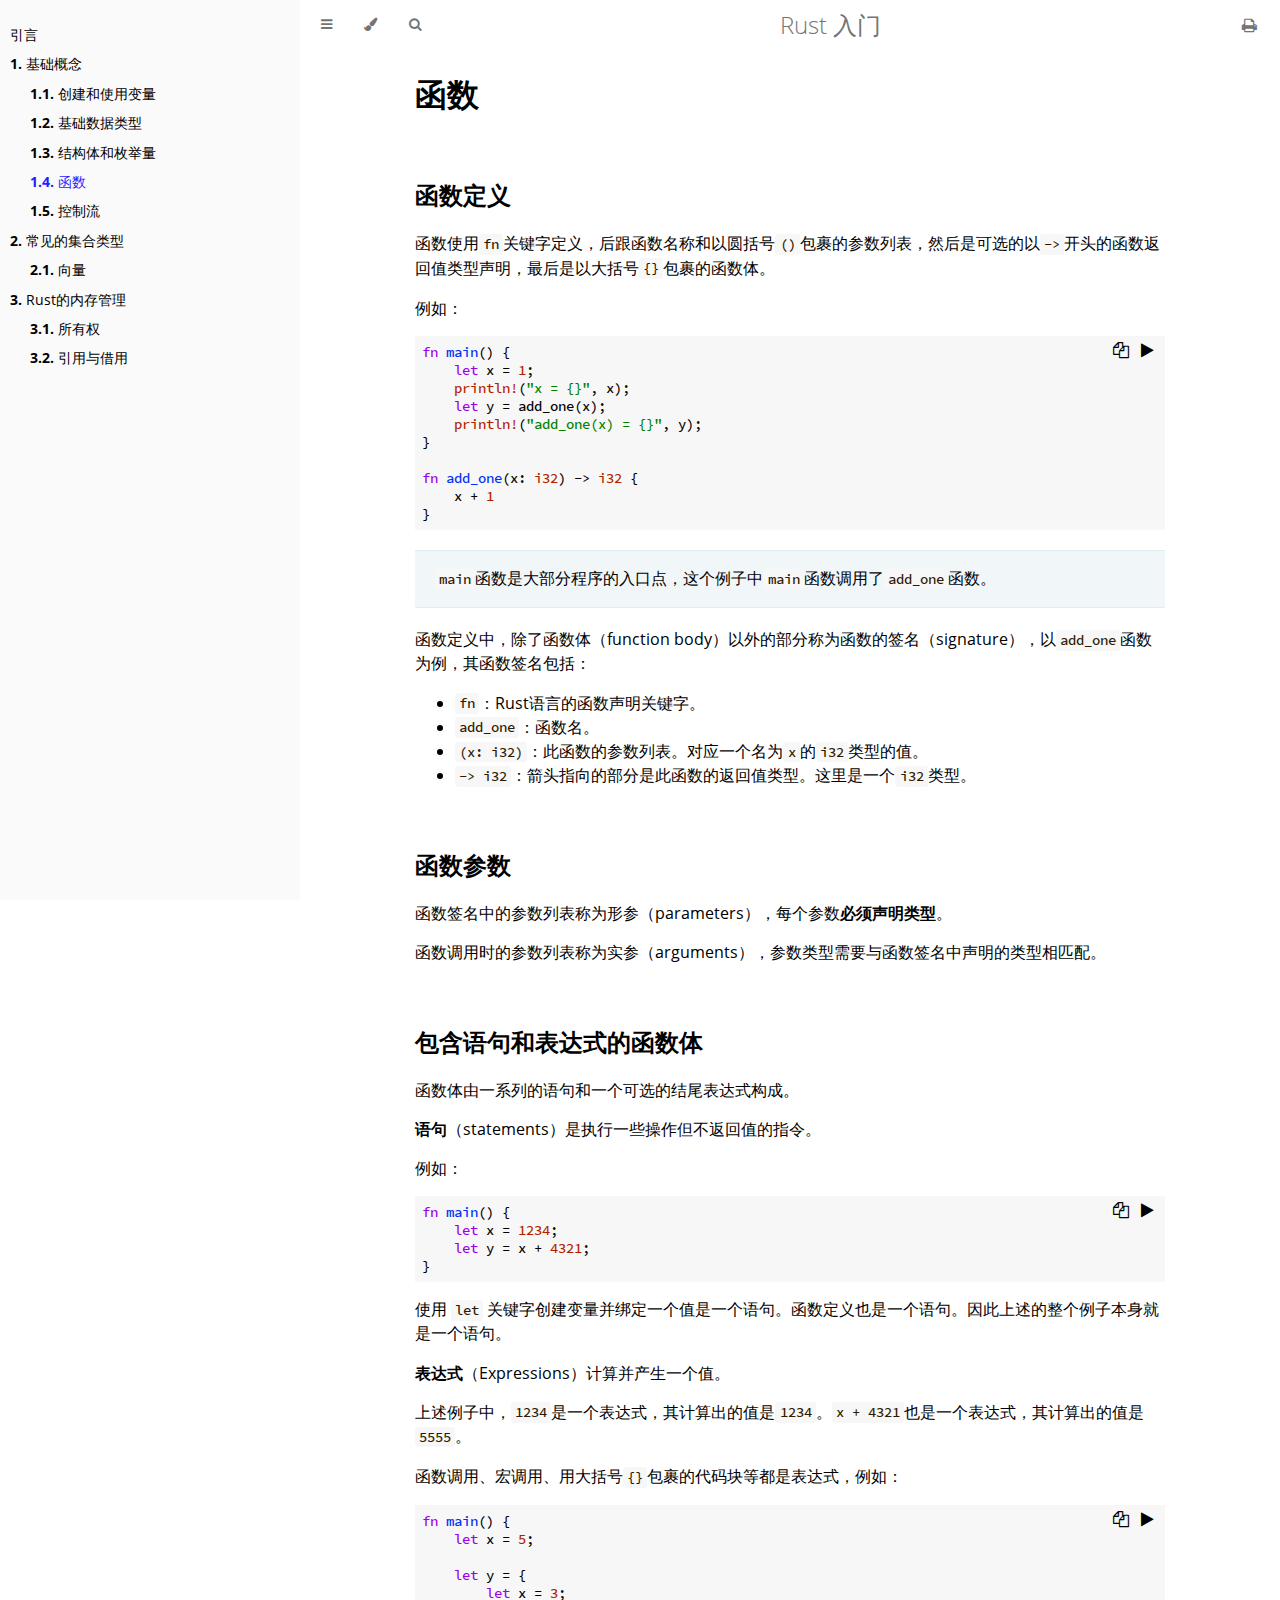
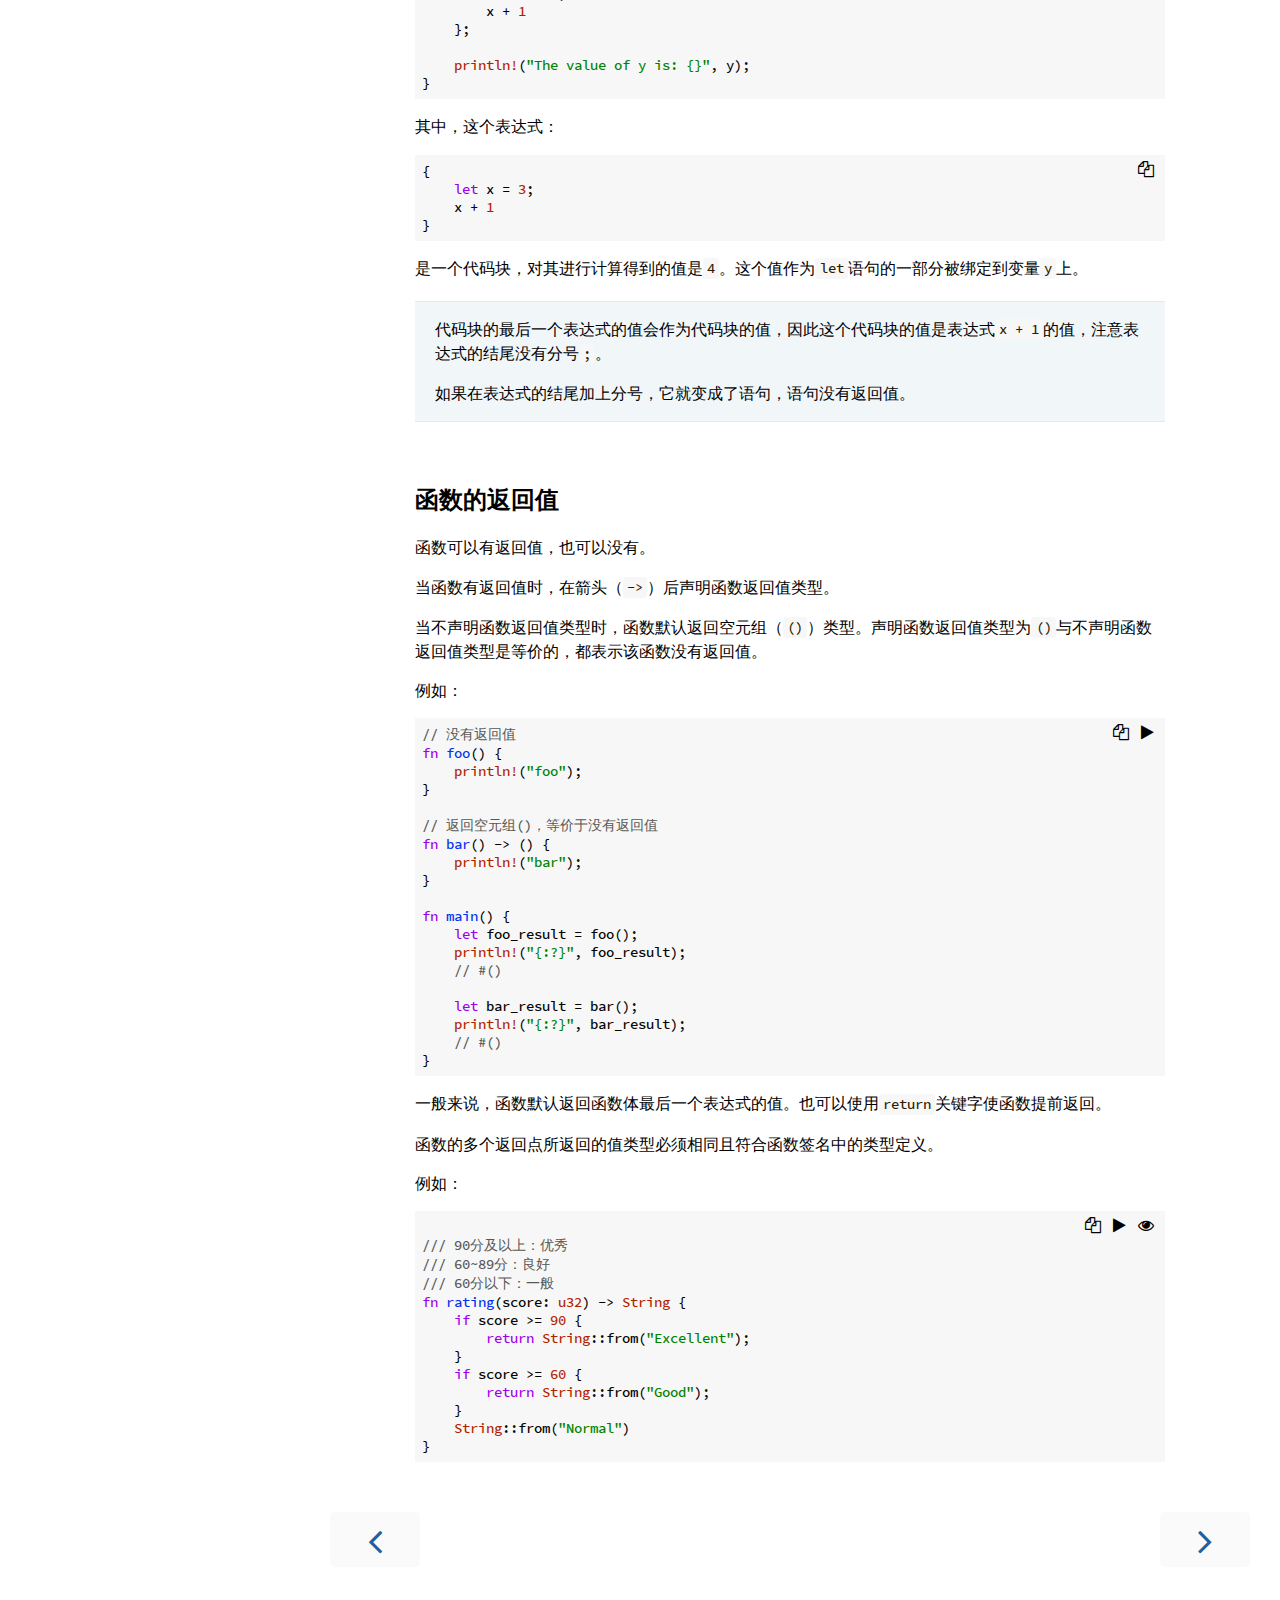
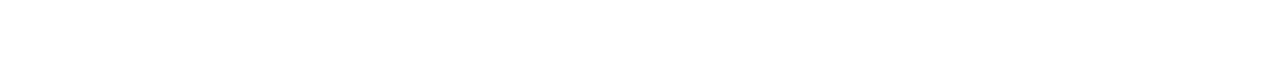
<file: basic_concepts/functions.html>
<!DOCTYPE HTML>
<html lang="zh" class="sidebar-visible no-js light">
    <head>
        <!-- Book generated using mdBook -->
        <meta charset="UTF-8">
        <title>函数 - Rust 入门</title>
        <!-- Custom HTML head -->
        

        <meta content="text/html; charset=utf-8" http-equiv="Content-Type">
        <meta name="description" content="Rust入门教程。">
        <meta name="viewport" content="width=device-width, initial-scale=1">
        <meta name="theme-color" content="#ffffff" />

        <link rel="icon" href="../favicon.svg">
        <link rel="shortcut icon" href="../favicon.png">
        <link rel="stylesheet" href="../css/variables.css">
        <link rel="stylesheet" href="../css/general.css">
        <link rel="stylesheet" href="../css/chrome.css">
        <link rel="stylesheet" href="../css/print.css" media="print">
        <!-- Fonts -->
        <link rel="stylesheet" href="../FontAwesome/css/font-awesome.css">
        <link rel="stylesheet" href="../fonts/fonts.css">
        <!-- Highlight.js Stylesheets -->
        <link rel="stylesheet" href="../highlight.css">
        <link rel="stylesheet" href="../tomorrow-night.css">
        <link rel="stylesheet" href="../ayu-highlight.css">

        <!-- Custom theme stylesheets -->
        <link rel="stylesheet" href="../ferris.css">
    </head>
    <body>
        <!-- Provide site root to javascript -->
        <script type="text/javascript">
            var path_to_root = "../";
            var default_theme = window.matchMedia("(prefers-color-scheme: dark)").matches ? "navy" : "light";
        </script>

        <!-- Work around some values being stored in localStorage wrapped in quotes -->
        <script type="text/javascript">
            try {
                var theme = localStorage.getItem('mdbook-theme');
                var sidebar = localStorage.getItem('mdbook-sidebar');

                if (theme.startsWith('"') && theme.endsWith('"')) {
                    localStorage.setItem('mdbook-theme', theme.slice(1, theme.length - 1));
                }

                if (sidebar.startsWith('"') && sidebar.endsWith('"')) {
                    localStorage.setItem('mdbook-sidebar', sidebar.slice(1, sidebar.length - 1));
                }
            } catch (e) { }
        </script>

        <!-- Set the theme before any content is loaded, prevents flash -->
        <script type="text/javascript">
            var theme;
            try { theme = localStorage.getItem('mdbook-theme'); } catch(e) { }
            if (theme === null || theme === undefined) { theme = default_theme; }
            var html = document.querySelector('html');
            html.classList.remove('no-js')
            html.classList.remove('light')
            html.classList.add(theme);
            html.classList.add('js');
        </script>

        <!-- Hide / unhide sidebar before it is displayed -->
        <script type="text/javascript">
            var html = document.querySelector('html');
            var sidebar = 'hidden';
            if (document.body.clientWidth >= 1080) {
                try { sidebar = localStorage.getItem('mdbook-sidebar'); } catch(e) { }
                sidebar = sidebar || 'visible';
            }
            html.classList.remove('sidebar-visible');
            html.classList.add("sidebar-" + sidebar);
        </script>

        <nav id="sidebar" class="sidebar" aria-label="Table of contents">
            <div class="sidebar-scrollbox">
                <ol class="chapter"><li class="chapter-item expanded affix "><a href="../introduction.html">引言</a></li><li class="chapter-item expanded "><a href="../basic_concepts.html"><strong aria-hidden="true">1.</strong> 基础概念</a></li><li><ol class="section"><li class="chapter-item expanded "><a href="../basic_concepts/variables.html"><strong aria-hidden="true">1.1.</strong> 创建和使用变量</a></li><li class="chapter-item expanded "><a href="../basic_concepts/data_types.html"><strong aria-hidden="true">1.2.</strong> 基础数据类型</a></li><li class="chapter-item expanded "><a href="../basic_concepts/struct_and_enum.html"><strong aria-hidden="true">1.3.</strong> 结构体和枚举量</a></li><li class="chapter-item expanded "><a href="../basic_concepts/functions.html" class="active"><strong aria-hidden="true">1.4.</strong> 函数</a></li><li class="chapter-item expanded "><a href="../basic_concepts/control_flow.html"><strong aria-hidden="true">1.5.</strong> 控制流</a></li></ol></li><li class="chapter-item expanded "><a href="../collections.html"><strong aria-hidden="true">2.</strong> 常见的集合类型</a></li><li><ol class="section"><li class="chapter-item expanded "><a href="../collections/vector.html"><strong aria-hidden="true">2.1.</strong> 向量</a></li></ol></li><li class="chapter-item expanded "><a href="../memory_management.html"><strong aria-hidden="true">3.</strong> Rust的内存管理</a></li><li><ol class="section"><li class="chapter-item expanded "><a href="../memory_management/ownership.html"><strong aria-hidden="true">3.1.</strong> 所有权</a></li><li class="chapter-item expanded "><a href="../memory_management/reference_and_borrowing.html"><strong aria-hidden="true">3.2.</strong> 引用与借用</a></li></ol></li></ol>
            </div>
            <div id="sidebar-resize-handle" class="sidebar-resize-handle"></div>
        </nav>

        <div id="page-wrapper" class="page-wrapper">

            <div class="page">
                
                <div id="menu-bar-hover-placeholder"></div>
                <div id="menu-bar" class="menu-bar sticky bordered">
                    <div class="left-buttons">
                        <button id="sidebar-toggle" class="icon-button" type="button" title="Toggle Table of Contents" aria-label="Toggle Table of Contents" aria-controls="sidebar">
                            <i class="fa fa-bars"></i>
                        </button>
                        <button id="theme-toggle" class="icon-button" type="button" title="Change theme" aria-label="Change theme" aria-haspopup="true" aria-expanded="false" aria-controls="theme-list">
                            <i class="fa fa-paint-brush"></i>
                        </button>
                        <ul id="theme-list" class="theme-popup" aria-label="Themes" role="menu">
                            <li role="none"><button role="menuitem" class="theme" id="light">Light (default)</button></li>
                            <li role="none"><button role="menuitem" class="theme" id="rust">Rust</button></li>
                            <li role="none"><button role="menuitem" class="theme" id="coal">Coal</button></li>
                            <li role="none"><button role="menuitem" class="theme" id="navy">Navy</button></li>
                            <li role="none"><button role="menuitem" class="theme" id="ayu">Ayu</button></li>
                        </ul>
                        <button id="search-toggle" class="icon-button" type="button" title="Search. (Shortkey: s)" aria-label="Toggle Searchbar" aria-expanded="false" aria-keyshortcuts="S" aria-controls="searchbar">
                            <i class="fa fa-search"></i>
                        </button>
                    </div>

                    <h1 class="menu-title">Rust 入门</h1>

                    <div class="right-buttons">
                        <a href="../print.html" title="Print this book" aria-label="Print this book">
                            <i id="print-button" class="fa fa-print"></i>
                        </a>
                    </div>
                </div>

                <div id="search-wrapper" class="hidden">
                    <form id="searchbar-outer" class="searchbar-outer">
                        <input type="search" id="searchbar" name="searchbar" placeholder="Search this book ..." aria-controls="searchresults-outer" aria-describedby="searchresults-header">
                    </form>
                    <div id="searchresults-outer" class="searchresults-outer hidden">
                        <div id="searchresults-header" class="searchresults-header"></div>
                        <ul id="searchresults">
                        </ul>
                    </div>
                </div>
                <!-- Apply ARIA attributes after the sidebar and the sidebar toggle button are added to the DOM -->
                <script type="text/javascript">
                    document.getElementById('sidebar-toggle').setAttribute('aria-expanded', sidebar === 'visible');
                    document.getElementById('sidebar').setAttribute('aria-hidden', sidebar !== 'visible');
                    Array.from(document.querySelectorAll('#sidebar a')).forEach(function(link) {
                        link.setAttribute('tabIndex', sidebar === 'visible' ? 0 : -1);
                    });
                </script>

                <div id="content" class="content">
                    <main>
                        <h1 id="函数"><a class="header" href="#函数">函数</a></h1>
<h2 id="函数定义"><a class="header" href="#函数定义">函数定义</a></h2>
<p>函数使用<code>fn</code>关键字定义，后跟函数名称和以圆括号<code>()</code>包裹的参数列表，然后是可选的以<code>-&gt;</code>开头的函数返回值类型声明，最后是以大括号<code>{}</code>包裹的函数体。</p>
<p>例如：</p>
<pre><pre class="playground"><code class="language-rust">fn main() {
    let x = 1;
    println!(&quot;x = {}&quot;, x);
    let y = add_one(x);
    println!(&quot;add_one(x) = {}&quot;, y);
}

fn add_one(x: i32) -&gt; i32 {
    x + 1
}
</code></pre></pre>
<blockquote>
<p><code>main</code>函数是大部分程序的入口点，这个例子中<code>main</code>函数调用了<code>add_one</code>函数。</p>
</blockquote>
<p>函数定义中，除了函数体（function body）以外的部分称为函数的签名（signature），以<code>add_one</code>函数为例，其函数签名包括：</p>
<ul>
<li><code>fn</code>：Rust语言的函数声明关键字。</li>
<li><code>add_one</code>：函数名。</li>
<li><code>(x: i32)</code>：此函数的参数列表。对应一个名为<code>x</code>的<code>i32</code>类型的值。</li>
<li><code>-&gt; i32</code>：箭头指向的部分是此函数的返回值类型。这里是一个<code>i32</code>类型。</li>
</ul>
<h2 id="函数参数"><a class="header" href="#函数参数">函数参数</a></h2>
<p>函数签名中的参数列表称为形参（parameters），每个参数<strong>必须声明类型</strong>。</p>
<p>函数调用时的参数列表称为实参（arguments），参数类型需要与函数签名中声明的类型相匹配。</p>
<h2 id="包含语句和表达式的函数体"><a class="header" href="#包含语句和表达式的函数体">包含语句和表达式的函数体</a></h2>
<p>函数体由一系列的语句和一个可选的结尾表达式构成。</p>
<p><strong>语句</strong>（statements）是执行一些操作但不返回值的指令。</p>
<p>例如：</p>
<pre><pre class="playground"><code class="language-rust">fn main() {
    let x = 1234;
    let y = x + 4321;
}
</code></pre></pre>
<p>使用 <code>let</code> 关键字创建变量并绑定一个值是一个语句。函数定义也是一个语句。因此上述的整个例子本身就是一个语句。</p>
<p><strong>表达式</strong>（Expressions）计算并产生一个值。</p>
<p>上述例子中，<code>1234</code>是一个表达式，其计算出的值是<code>1234</code>。<code>x + 4321</code>也是一个表达式，其计算出的值是<code>5555</code>。</p>
<p>函数调用、宏调用、用大括号<code>{}</code>包裹的代码块等都是表达式，例如：</p>
<pre><pre class="playground"><code class="language-rust">fn main() {
    let x = 5;

    let y = {
        let x = 3;
        x + 1
    };

    println!(&quot;The value of y is: {}&quot;, y);
}
</code></pre></pre>
<p>其中，这个表达式：</p>
<pre><code class="language-rust ignore">{
    let x = 3;
    x + 1
}
</code></pre>
<p>是一个代码块，对其进行计算得到的值是<code>4</code>。这个值作为<code>let</code>语句的一部分被绑定到变量<code>y</code>上。</p>
<blockquote>
<p>代码块的最后一个表达式的值会作为代码块的值，因此这个代码块的值是表达式<code>x + 1</code>的值，注意表达式的结尾没有分号<code>;</code>。</p>
<p>如果在表达式的结尾加上分号，它就变成了语句，语句没有返回值。</p>
</blockquote>
<h2 id="函数的返回值"><a class="header" href="#函数的返回值">函数的返回值</a></h2>
<p>函数可以有返回值，也可以没有。</p>
<p>当函数有返回值时，在箭头（<code>-&gt;</code>）后声明函数返回值类型。</p>
<p>当不声明函数返回值类型时，函数默认返回空元组（<code>()</code>）类型。声明函数返回值类型为<code>()</code>与不声明函数返回值类型是等价的，都表示该函数没有返回值。</p>
<p>例如：</p>
<pre><pre class="playground"><code class="language-rust">// 没有返回值
fn foo() {
    println!(&quot;foo&quot;);
}

// 返回空元组()，等价于没有返回值
fn bar() -&gt; () {
    println!(&quot;bar&quot;);
}

fn main() {
	let foo_result = foo();
    println!(&quot;{:?}&quot;, foo_result);
    // #()

    let bar_result = bar();
    println!(&quot;{:?}&quot;, bar_result);
    // #()
}
</code></pre></pre>
<p>一般来说，函数默认返回函数体最后一个表达式的值。也可以使用<code>return</code>关键字使函数提前返回。</p>
<p>函数的多个返回点所返回的值类型必须相同且符合函数签名中的类型定义。</p>
<p>例如：</p>
<pre><pre class="playground"><code class="language-rust">
<span class="boring">#![allow(unused)]
</span><span class="boring">fn main() {
</span>/// 90分及以上：优秀
/// 60~89分：良好
/// 60分以下：一般
fn rating(score: u32) -&gt; String {
    if score &gt;= 90 {
        return String::from(&quot;Excellent&quot;);
    }
    if score &gt;= 60 {
        return String::from(&quot;Good&quot;);
    }
    String::from(&quot;Normal&quot;)
}
<span class="boring">}
</span></code></pre></pre>

                    </main>

                    <nav class="nav-wrapper" aria-label="Page navigation">
                        <!-- Mobile navigation buttons -->
                            <a rel="prev" href="../basic_concepts/struct_and_enum.html" class="mobile-nav-chapters previous" title="Previous chapter" aria-label="Previous chapter" aria-keyshortcuts="Left">
                                <i class="fa fa-angle-left"></i>
                            </a>
                            <a rel="next" href="../basic_concepts/control_flow.html" class="mobile-nav-chapters next" title="Next chapter" aria-label="Next chapter" aria-keyshortcuts="Right">
                                <i class="fa fa-angle-right"></i>
                            </a>
                        <div style="clear: both"></div>
                    </nav>
                </div>
            </div>

            <nav class="nav-wide-wrapper" aria-label="Page navigation">
                    <a rel="prev" href="../basic_concepts/struct_and_enum.html" class="nav-chapters previous" title="Previous chapter" aria-label="Previous chapter" aria-keyshortcuts="Left">
                        <i class="fa fa-angle-left"></i>
                    </a>
                    <a rel="next" href="../basic_concepts/control_flow.html" class="nav-chapters next" title="Next chapter" aria-label="Next chapter" aria-keyshortcuts="Right">
                        <i class="fa fa-angle-right"></i>
                    </a>
            </nav>

        </div>

        <script type="text/javascript">
            window.playground_copyable = true;
        </script>
        <script src="../elasticlunr.min.js" type="text/javascript" charset="utf-8"></script>
        <script src="../mark.min.js" type="text/javascript" charset="utf-8"></script>
        <script src="../searcher.js" type="text/javascript" charset="utf-8"></script>
        <script src="../clipboard.min.js" type="text/javascript" charset="utf-8"></script>
        <script src="../highlight.js" type="text/javascript" charset="utf-8"></script>
        <script src="../book.js" type="text/javascript" charset="utf-8"></script>

        <!-- Custom JS scripts -->
        <script type="text/javascript" src="../ferris.js"></script>
    </body>
</html>
</file>
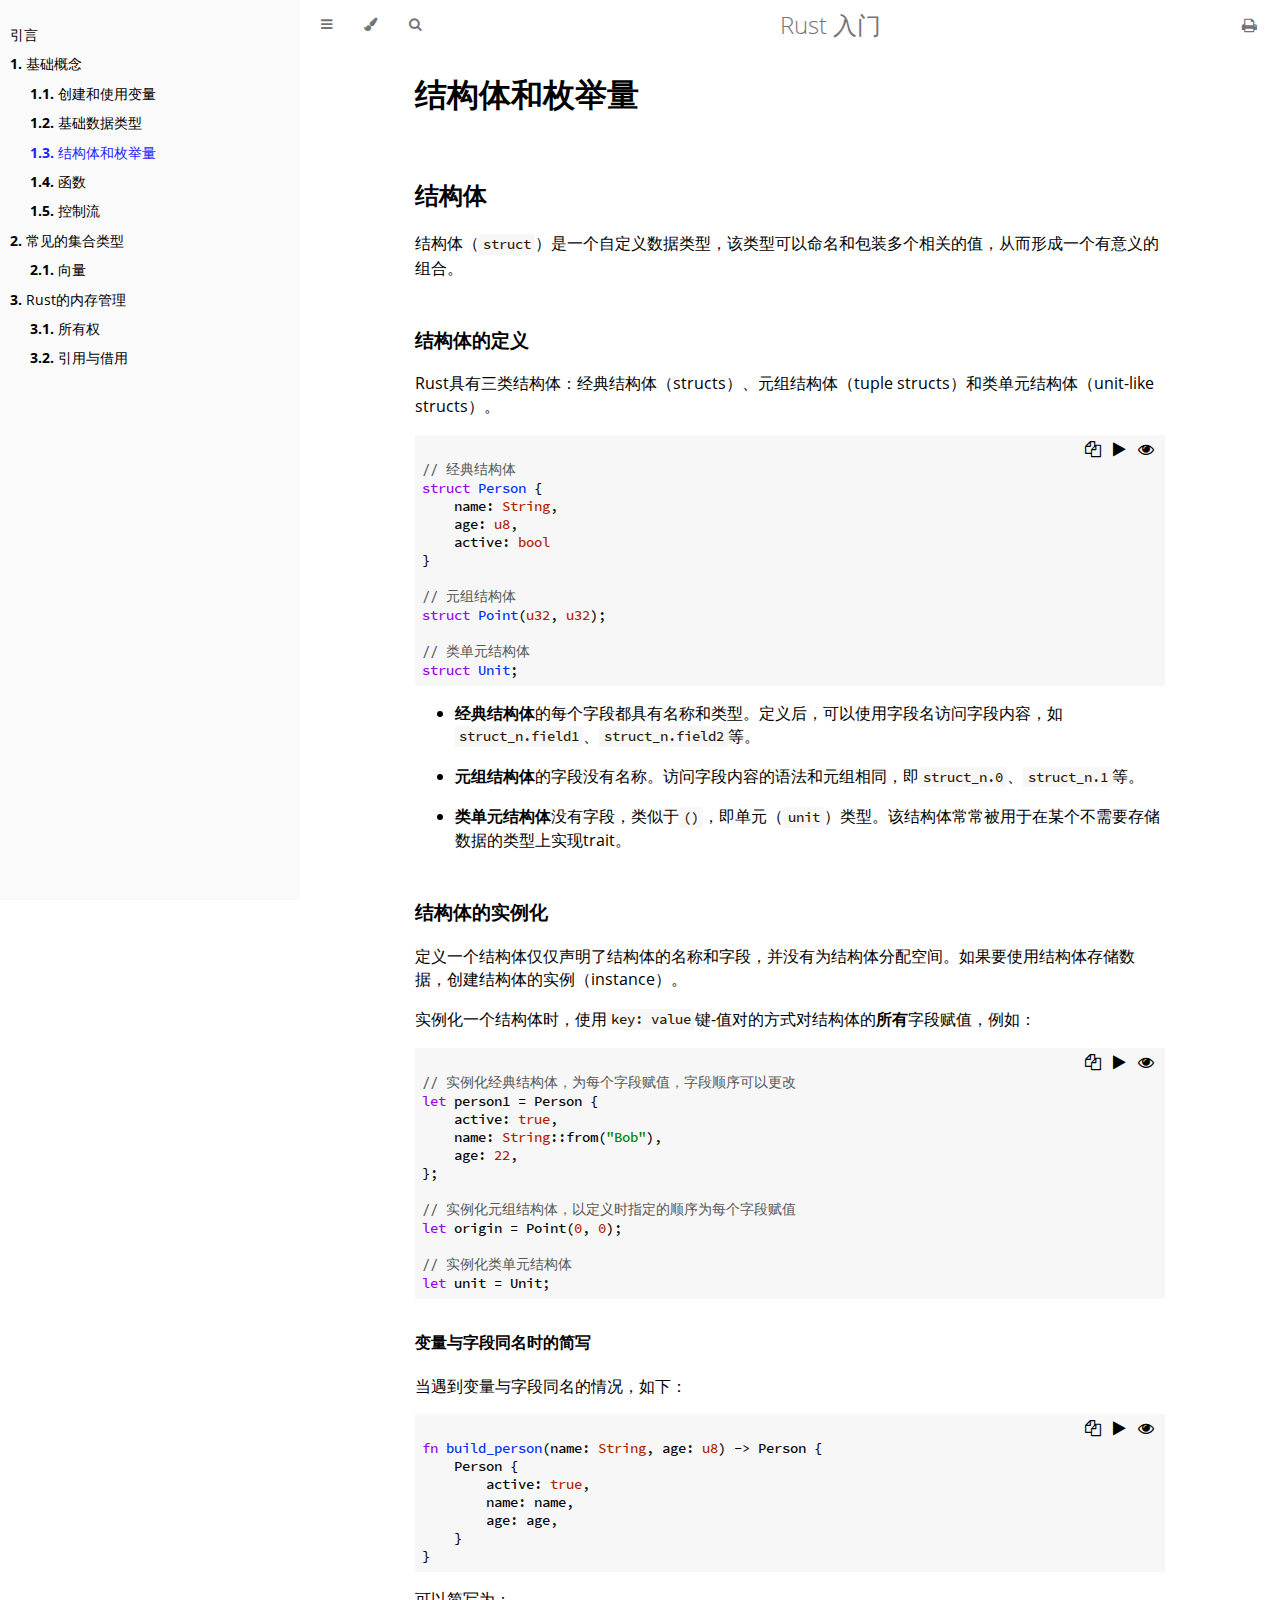
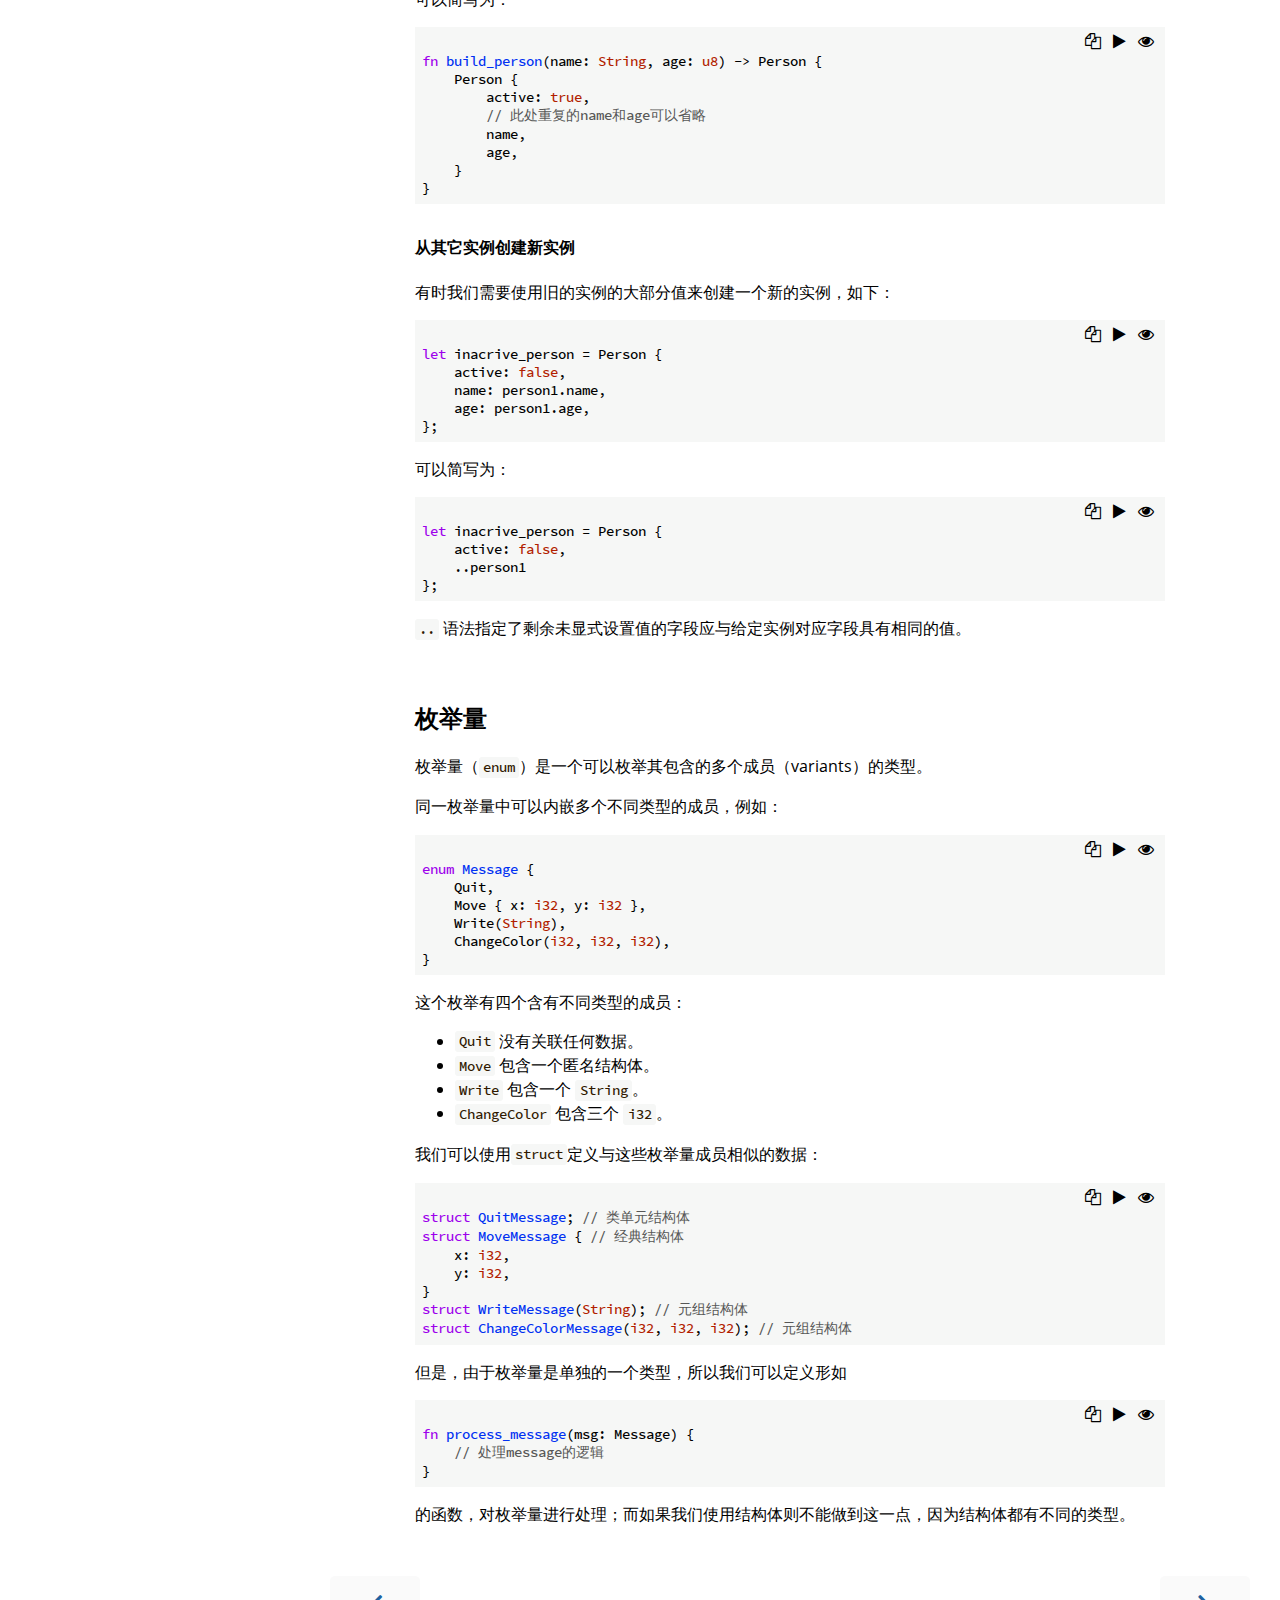
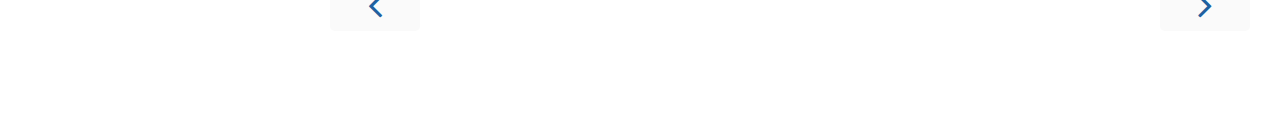
<file: basic_concepts/struct_and_enum.html>
<!DOCTYPE HTML>
<html lang="zh" class="sidebar-visible no-js light">
    <head>
        <!-- Book generated using mdBook -->
        <meta charset="UTF-8">
        <title>结构体和枚举量 - Rust 入门</title>
        <!-- Custom HTML head -->
        

        <meta content="text/html; charset=utf-8" http-equiv="Content-Type">
        <meta name="description" content="Rust入门教程。">
        <meta name="viewport" content="width=device-width, initial-scale=1">
        <meta name="theme-color" content="#ffffff" />

        <link rel="icon" href="../favicon.svg">
        <link rel="shortcut icon" href="../favicon.png">
        <link rel="stylesheet" href="../css/variables.css">
        <link rel="stylesheet" href="../css/general.css">
        <link rel="stylesheet" href="../css/chrome.css">
        <link rel="stylesheet" href="../css/print.css" media="print">
        <!-- Fonts -->
        <link rel="stylesheet" href="../FontAwesome/css/font-awesome.css">
        <link rel="stylesheet" href="../fonts/fonts.css">
        <!-- Highlight.js Stylesheets -->
        <link rel="stylesheet" href="../highlight.css">
        <link rel="stylesheet" href="../tomorrow-night.css">
        <link rel="stylesheet" href="../ayu-highlight.css">

        <!-- Custom theme stylesheets -->
        <link rel="stylesheet" href="../ferris.css">
    </head>
    <body>
        <!-- Provide site root to javascript -->
        <script type="text/javascript">
            var path_to_root = "../";
            var default_theme = window.matchMedia("(prefers-color-scheme: dark)").matches ? "navy" : "light";
        </script>

        <!-- Work around some values being stored in localStorage wrapped in quotes -->
        <script type="text/javascript">
            try {
                var theme = localStorage.getItem('mdbook-theme');
                var sidebar = localStorage.getItem('mdbook-sidebar');

                if (theme.startsWith('"') && theme.endsWith('"')) {
                    localStorage.setItem('mdbook-theme', theme.slice(1, theme.length - 1));
                }

                if (sidebar.startsWith('"') && sidebar.endsWith('"')) {
                    localStorage.setItem('mdbook-sidebar', sidebar.slice(1, sidebar.length - 1));
                }
            } catch (e) { }
        </script>

        <!-- Set the theme before any content is loaded, prevents flash -->
        <script type="text/javascript">
            var theme;
            try { theme = localStorage.getItem('mdbook-theme'); } catch(e) { }
            if (theme === null || theme === undefined) { theme = default_theme; }
            var html = document.querySelector('html');
            html.classList.remove('no-js')
            html.classList.remove('light')
            html.classList.add(theme);
            html.classList.add('js');
        </script>

        <!-- Hide / unhide sidebar before it is displayed -->
        <script type="text/javascript">
            var html = document.querySelector('html');
            var sidebar = 'hidden';
            if (document.body.clientWidth >= 1080) {
                try { sidebar = localStorage.getItem('mdbook-sidebar'); } catch(e) { }
                sidebar = sidebar || 'visible';
            }
            html.classList.remove('sidebar-visible');
            html.classList.add("sidebar-" + sidebar);
        </script>

        <nav id="sidebar" class="sidebar" aria-label="Table of contents">
            <div class="sidebar-scrollbox">
                <ol class="chapter"><li class="chapter-item expanded affix "><a href="../introduction.html">引言</a></li><li class="chapter-item expanded "><a href="../basic_concepts.html"><strong aria-hidden="true">1.</strong> 基础概念</a></li><li><ol class="section"><li class="chapter-item expanded "><a href="../basic_concepts/variables.html"><strong aria-hidden="true">1.1.</strong> 创建和使用变量</a></li><li class="chapter-item expanded "><a href="../basic_concepts/data_types.html"><strong aria-hidden="true">1.2.</strong> 基础数据类型</a></li><li class="chapter-item expanded "><a href="../basic_concepts/struct_and_enum.html" class="active"><strong aria-hidden="true">1.3.</strong> 结构体和枚举量</a></li><li class="chapter-item expanded "><a href="../basic_concepts/functions.html"><strong aria-hidden="true">1.4.</strong> 函数</a></li><li class="chapter-item expanded "><a href="../basic_concepts/control_flow.html"><strong aria-hidden="true">1.5.</strong> 控制流</a></li></ol></li><li class="chapter-item expanded "><a href="../collections.html"><strong aria-hidden="true">2.</strong> 常见的集合类型</a></li><li><ol class="section"><li class="chapter-item expanded "><a href="../collections/vector.html"><strong aria-hidden="true">2.1.</strong> 向量</a></li></ol></li><li class="chapter-item expanded "><a href="../memory_management.html"><strong aria-hidden="true">3.</strong> Rust的内存管理</a></li><li><ol class="section"><li class="chapter-item expanded "><a href="../memory_management/ownership.html"><strong aria-hidden="true">3.1.</strong> 所有权</a></li><li class="chapter-item expanded "><a href="../memory_management/reference_and_borrowing.html"><strong aria-hidden="true">3.2.</strong> 引用与借用</a></li></ol></li></ol>
            </div>
            <div id="sidebar-resize-handle" class="sidebar-resize-handle"></div>
        </nav>

        <div id="page-wrapper" class="page-wrapper">

            <div class="page">
                
                <div id="menu-bar-hover-placeholder"></div>
                <div id="menu-bar" class="menu-bar sticky bordered">
                    <div class="left-buttons">
                        <button id="sidebar-toggle" class="icon-button" type="button" title="Toggle Table of Contents" aria-label="Toggle Table of Contents" aria-controls="sidebar">
                            <i class="fa fa-bars"></i>
                        </button>
                        <button id="theme-toggle" class="icon-button" type="button" title="Change theme" aria-label="Change theme" aria-haspopup="true" aria-expanded="false" aria-controls="theme-list">
                            <i class="fa fa-paint-brush"></i>
                        </button>
                        <ul id="theme-list" class="theme-popup" aria-label="Themes" role="menu">
                            <li role="none"><button role="menuitem" class="theme" id="light">Light (default)</button></li>
                            <li role="none"><button role="menuitem" class="theme" id="rust">Rust</button></li>
                            <li role="none"><button role="menuitem" class="theme" id="coal">Coal</button></li>
                            <li role="none"><button role="menuitem" class="theme" id="navy">Navy</button></li>
                            <li role="none"><button role="menuitem" class="theme" id="ayu">Ayu</button></li>
                        </ul>
                        <button id="search-toggle" class="icon-button" type="button" title="Search. (Shortkey: s)" aria-label="Toggle Searchbar" aria-expanded="false" aria-keyshortcuts="S" aria-controls="searchbar">
                            <i class="fa fa-search"></i>
                        </button>
                    </div>

                    <h1 class="menu-title">Rust 入门</h1>

                    <div class="right-buttons">
                        <a href="../print.html" title="Print this book" aria-label="Print this book">
                            <i id="print-button" class="fa fa-print"></i>
                        </a>
                    </div>
                </div>

                <div id="search-wrapper" class="hidden">
                    <form id="searchbar-outer" class="searchbar-outer">
                        <input type="search" id="searchbar" name="searchbar" placeholder="Search this book ..." aria-controls="searchresults-outer" aria-describedby="searchresults-header">
                    </form>
                    <div id="searchresults-outer" class="searchresults-outer hidden">
                        <div id="searchresults-header" class="searchresults-header"></div>
                        <ul id="searchresults">
                        </ul>
                    </div>
                </div>
                <!-- Apply ARIA attributes after the sidebar and the sidebar toggle button are added to the DOM -->
                <script type="text/javascript">
                    document.getElementById('sidebar-toggle').setAttribute('aria-expanded', sidebar === 'visible');
                    document.getElementById('sidebar').setAttribute('aria-hidden', sidebar !== 'visible');
                    Array.from(document.querySelectorAll('#sidebar a')).forEach(function(link) {
                        link.setAttribute('tabIndex', sidebar === 'visible' ? 0 : -1);
                    });
                </script>

                <div id="content" class="content">
                    <main>
                        <h1 id="结构体和枚举量"><a class="header" href="#结构体和枚举量">结构体和枚举量</a></h1>
<h2 id="结构体"><a class="header" href="#结构体">结构体</a></h2>
<p>结构体（<code>struct</code>）是一个自定义数据类型，该类型可以命名和包装多个相关的值，从而形成一个有意义的组合。</p>
<h3 id="结构体的定义"><a class="header" href="#结构体的定义">结构体的定义</a></h3>
<p>Rust具有三类结构体：经典结构体（structs）、元组结构体（tuple structs）和类单元结构体（unit-like structs）。</p>
<pre><pre class="playground"><code class="language-rust">
<span class="boring">#![allow(unused)]
</span><span class="boring">fn main() {
</span>// 经典结构体
struct Person {
    name: String,
    age: u8,
    active: bool
}

// 元组结构体
struct Point(u32, u32);

// 类单元结构体
struct Unit;
<span class="boring">}
</span></code></pre></pre>
<ul>
<li>
<p><strong>经典结构体</strong>的每个字段都具有名称和类型。定义后，可以使用字段名访问字段内容，如<code>struct_n.field1</code>、<code>struct_n.field2</code>等。</p>
</li>
<li>
<p><strong>元组结构体</strong>的字段没有名称。访问字段内容的语法和元组相同，即<code>struct_n.0</code>、<code>struct_n.1</code>等。</p>
</li>
<li>
<p><strong>类单元结构体</strong>没有字段，类似于<code>()</code>，即单元（<code>unit</code>）类型。该结构体常常被用于在某个不需要存储数据的类型上实现trait。</p>
</li>
</ul>
<h3 id="结构体的实例化"><a class="header" href="#结构体的实例化">结构体的实例化</a></h3>
<p>定义一个结构体仅仅声明了结构体的名称和字段，并没有为结构体分配空间。如果要使用结构体存储数据，创建结构体的实例（instance）。</p>
<p>实例化一个结构体时，使用<code>key: value</code>键-值对的方式对结构体的<strong>所有</strong>字段赋值，例如：</p>
<pre><pre class="playground"><code class="language-rust">
<span class="boring">#![allow(unused)]
</span><span class="boring">fn main() {
</span><span class="boring">// 经典结构体
</span><span class="boring">struct Person {
</span><span class="boring">    name: String,
</span><span class="boring">    age: u8,
</span><span class="boring">    active: bool
</span><span class="boring">}
</span><span class="boring">
</span>// 实例化经典结构体，为每个字段赋值，字段顺序可以更改
let person1 = Person {
    active: true,
    name: String::from(&quot;Bob&quot;),
    age: 22,
};

<span class="boring">// 元组结构体，以定义时指定的顺序为每个字段赋值
</span><span class="boring">struct Point(u32, u32);
</span><span class="boring">
</span>// 实例化元组结构体，以定义时指定的顺序为每个字段赋值
let origin = Point(0, 0);

<span class="boring">// 类单元结构体
</span><span class="boring">struct Unit;
</span><span class="boring">
</span>// 实例化类单元结构体
let unit = Unit;
<span class="boring">}
</span></code></pre></pre>
<h4 id="变量与字段同名时的简写"><a class="header" href="#变量与字段同名时的简写">变量与字段同名时的简写</a></h4>
<p>当遇到变量与字段同名的情况，如下：</p>
<pre><pre class="playground"><code class="language-rust">
<span class="boring">#![allow(unused)]
</span><span class="boring">fn main() {
</span><span class="boring">// 经典结构体
</span><span class="boring">struct Person {
</span><span class="boring">    name: String,
</span><span class="boring">    age: u8,
</span><span class="boring">    active: bool
</span><span class="boring">}
</span><span class="boring">
</span>fn build_person(name: String, age: u8) -&gt; Person {
	Person {
    	active: true,
    	name: name,
	    age: age,
	}
}
<span class="boring">}
</span></code></pre></pre>
<p>可以简写为：</p>
<pre><pre class="playground"><code class="language-rust">
<span class="boring">#![allow(unused)]
</span><span class="boring">fn main() {
</span><span class="boring">// 经典结构体
</span><span class="boring">struct Person {
</span><span class="boring">    name: String,
</span><span class="boring">    age: u8,
</span><span class="boring">    active: bool
</span><span class="boring">}
</span><span class="boring">
</span>fn build_person(name: String, age: u8) -&gt; Person {
	Person {
    	active: true,
    	// 此处重复的name和age可以省略
        name,
	    age,
	}
}
<span class="boring">}
</span></code></pre></pre>
<h4 id="从其它实例创建新实例"><a class="header" href="#从其它实例创建新实例">从其它实例创建新实例</a></h4>
<p>有时我们需要使用旧的实例的大部分值来创建一个新的实例，如下：</p>
<pre><pre class="playground"><code class="language-rust">
<span class="boring">#![allow(unused)]
</span><span class="boring">fn main() {
</span><span class="boring">// 经典结构体
</span><span class="boring">struct Person {
</span><span class="boring">    name: String,
</span><span class="boring">    age: u8,
</span><span class="boring">    active: bool
</span><span class="boring">}
</span><span class="boring">
</span><span class="boring">// 实例化经典结构体，为每个字段赋值，字段顺序可以更改
</span><span class="boring">let person1 = Person {
</span><span class="boring">    active: true,
</span><span class="boring">    name: String::from(&quot;Bob&quot;),
</span><span class="boring">    age: 22,
</span><span class="boring">};
</span><span class="boring">
</span>let inacrive_person = Person {
    active: false,
    name: person1.name,
    age: person1.age,
};
<span class="boring">}
</span></code></pre></pre>
<p>可以简写为：</p>
<pre><pre class="playground"><code class="language-rust">
<span class="boring">#![allow(unused)]
</span><span class="boring">fn main() {
</span><span class="boring">// 经典结构体
</span><span class="boring">struct Person {
</span><span class="boring">    name: String,
</span><span class="boring">    age: u8,
</span><span class="boring">    active: bool
</span><span class="boring">}
</span><span class="boring">
</span><span class="boring">// 实例化经典结构体，为每个字段赋值，字段顺序可以更改
</span><span class="boring">let person1 = Person {
</span><span class="boring">    active: true,
</span><span class="boring">    name: String::from(&quot;Bob&quot;),
</span><span class="boring">    age: 22,
</span><span class="boring">};
</span><span class="boring">
</span>let inacrive_person = Person {
    active: false,
	..person1
};
<span class="boring">}
</span></code></pre></pre>
<p><code>..</code> 语法指定了剩余未显式设置值的字段应与给定实例对应字段具有相同的值。</p>
<h2 id="枚举量"><a class="header" href="#枚举量">枚举量</a></h2>
<p>枚举量（<code>enum</code>）是一个可以枚举其包含的多个成员（variants）的类型。</p>
<p>同一枚举量中可以内嵌多个不同类型的成员，例如：</p>
<pre><pre class="playground"><code class="language-rust">
<span class="boring">#![allow(unused)]
</span><span class="boring">fn main() {
</span>enum Message {
    Quit,
    Move { x: i32, y: i32 },
    Write(String),
    ChangeColor(i32, i32, i32),
}
<span class="boring">}
</span></code></pre></pre>
<p>这个枚举有四个含有不同类型的成员：</p>
<ul>
<li><code>Quit</code> 没有关联任何数据。</li>
<li><code>Move</code> 包含一个匿名结构体。</li>
<li><code>Write</code> 包含一个 <code>String</code>。</li>
<li><code>ChangeColor</code> 包含三个 <code>i32</code>。</li>
</ul>
<p>我们可以使用<code>struct</code>定义与这些枚举量成员相似的数据：</p>
<pre><pre class="playground"><code class="language-rust">
<span class="boring">#![allow(unused)]
</span><span class="boring">fn main() {
</span>struct QuitMessage; // 类单元结构体
struct MoveMessage { // 经典结构体
    x: i32,
    y: i32,
}
struct WriteMessage(String); // 元组结构体
struct ChangeColorMessage(i32, i32, i32); // 元组结构体
<span class="boring">}
</span></code></pre></pre>
<p>但是，由于枚举量是单独的一个类型，所以我们可以定义形如</p>
<pre><pre class="playground"><code class="language-rust">
<span class="boring">#![allow(unused)]
</span><span class="boring">fn main() {
</span><span class="boring">enum Message {
</span><span class="boring">    Quit,
</span><span class="boring">    Move { x: i32, y: i32 },
</span><span class="boring">    Write(String),
</span><span class="boring">    ChangeColor(i32, i32, i32),
</span><span class="boring">}
</span><span class="boring">
</span>fn process_message(msg: Message) {
    // 处理message的逻辑
}
<span class="boring">}
</span></code></pre></pre>
<p>的函数，对枚举量进行处理；而如果我们使用结构体则不能做到这一点，因为结构体都有不同的类型。</p>
<!-- TODO: 考虑是否将Option写在这一节 -->
<!-- https://doc.rust-lang.org/book/ch06-01-defining-an-enum.html -->
<!-- https://kaisery.github.io/trpl-zh-cn/ch06-01-defining-an-enum.html -->
<!-- TODO: 添加练习 -->
<!-- https://docs.microsoft.com/zh-cn/learn/modules/rust-understand-common-concepts/5-exercise-structs-enums -->

                    </main>

                    <nav class="nav-wrapper" aria-label="Page navigation">
                        <!-- Mobile navigation buttons -->
                            <a rel="prev" href="../basic_concepts/data_types.html" class="mobile-nav-chapters previous" title="Previous chapter" aria-label="Previous chapter" aria-keyshortcuts="Left">
                                <i class="fa fa-angle-left"></i>
                            </a>
                            <a rel="next" href="../basic_concepts/functions.html" class="mobile-nav-chapters next" title="Next chapter" aria-label="Next chapter" aria-keyshortcuts="Right">
                                <i class="fa fa-angle-right"></i>
                            </a>
                        <div style="clear: both"></div>
                    </nav>
                </div>
            </div>

            <nav class="nav-wide-wrapper" aria-label="Page navigation">
                    <a rel="prev" href="../basic_concepts/data_types.html" class="nav-chapters previous" title="Previous chapter" aria-label="Previous chapter" aria-keyshortcuts="Left">
                        <i class="fa fa-angle-left"></i>
                    </a>
                    <a rel="next" href="../basic_concepts/functions.html" class="nav-chapters next" title="Next chapter" aria-label="Next chapter" aria-keyshortcuts="Right">
                        <i class="fa fa-angle-right"></i>
                    </a>
            </nav>

        </div>

        <script type="text/javascript">
            window.playground_copyable = true;
        </script>
        <script src="../elasticlunr.min.js" type="text/javascript" charset="utf-8"></script>
        <script src="../mark.min.js" type="text/javascript" charset="utf-8"></script>
        <script src="../searcher.js" type="text/javascript" charset="utf-8"></script>
        <script src="../clipboard.min.js" type="text/javascript" charset="utf-8"></script>
        <script src="../highlight.js" type="text/javascript" charset="utf-8"></script>
        <script src="../book.js" type="text/javascript" charset="utf-8"></script>

        <!-- Custom JS scripts -->
        <script type="text/javascript" src="../ferris.js"></script>
    </body>
</html>
</file>
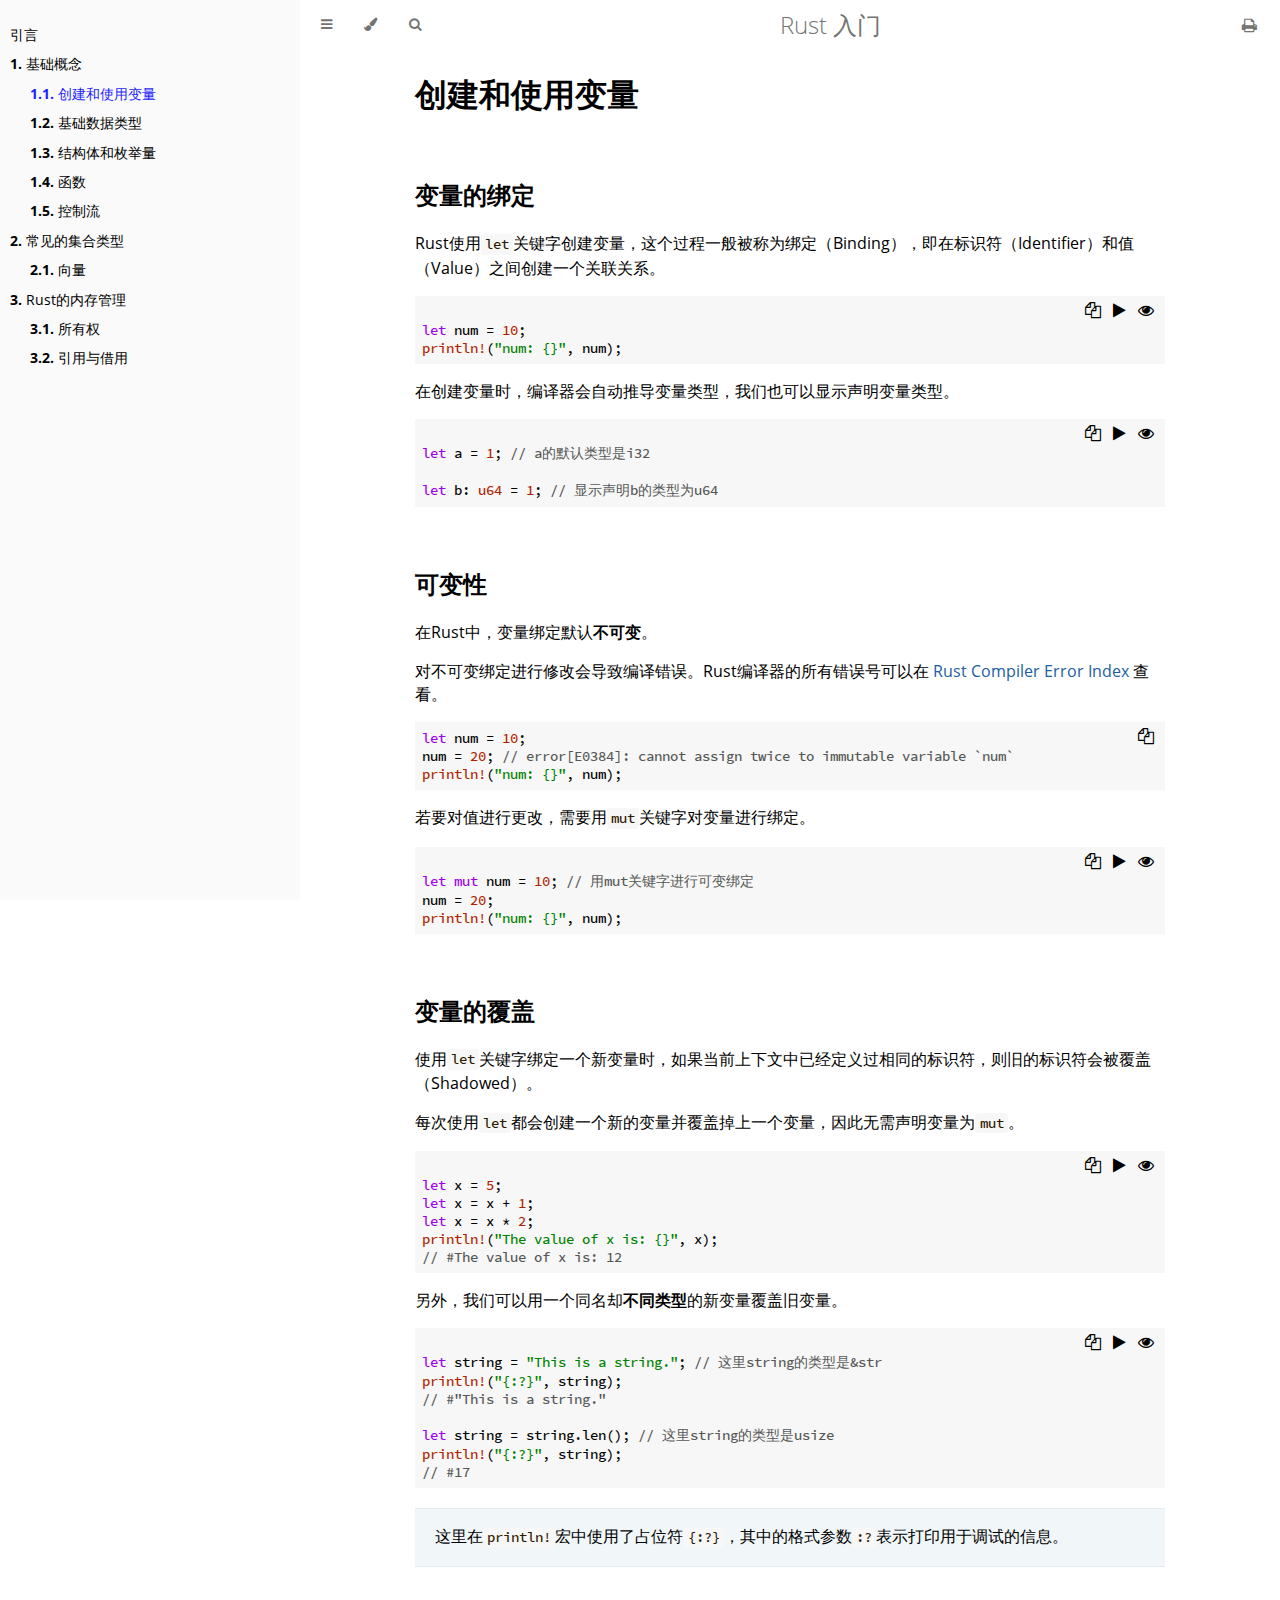
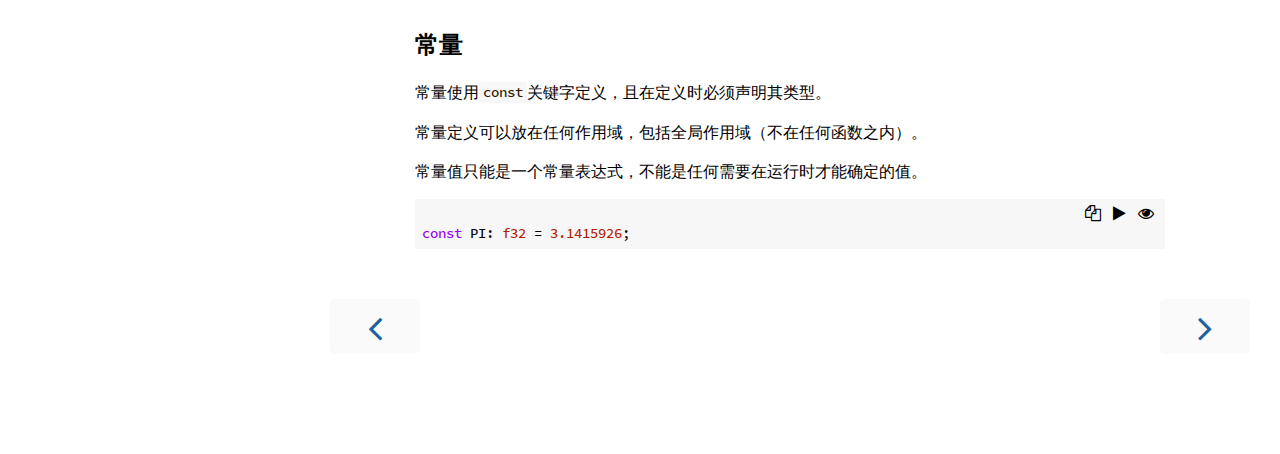
<file: basic_concepts/variables.html>
<!DOCTYPE HTML>
<html lang="zh" class="sidebar-visible no-js light">
    <head>
        <!-- Book generated using mdBook -->
        <meta charset="UTF-8">
        <title>创建和使用变量 - Rust 入门</title>
        <!-- Custom HTML head -->
        

        <meta content="text/html; charset=utf-8" http-equiv="Content-Type">
        <meta name="description" content="Rust入门教程。">
        <meta name="viewport" content="width=device-width, initial-scale=1">
        <meta name="theme-color" content="#ffffff" />

        <link rel="icon" href="../favicon.svg">
        <link rel="shortcut icon" href="../favicon.png">
        <link rel="stylesheet" href="../css/variables.css">
        <link rel="stylesheet" href="../css/general.css">
        <link rel="stylesheet" href="../css/chrome.css">
        <link rel="stylesheet" href="../css/print.css" media="print">
        <!-- Fonts -->
        <link rel="stylesheet" href="../FontAwesome/css/font-awesome.css">
        <link rel="stylesheet" href="../fonts/fonts.css">
        <!-- Highlight.js Stylesheets -->
        <link rel="stylesheet" href="../highlight.css">
        <link rel="stylesheet" href="../tomorrow-night.css">
        <link rel="stylesheet" href="../ayu-highlight.css">

        <!-- Custom theme stylesheets -->
        <link rel="stylesheet" href="../ferris.css">
    </head>
    <body>
        <!-- Provide site root to javascript -->
        <script type="text/javascript">
            var path_to_root = "../";
            var default_theme = window.matchMedia("(prefers-color-scheme: dark)").matches ? "navy" : "light";
        </script>

        <!-- Work around some values being stored in localStorage wrapped in quotes -->
        <script type="text/javascript">
            try {
                var theme = localStorage.getItem('mdbook-theme');
                var sidebar = localStorage.getItem('mdbook-sidebar');

                if (theme.startsWith('"') && theme.endsWith('"')) {
                    localStorage.setItem('mdbook-theme', theme.slice(1, theme.length - 1));
                }

                if (sidebar.startsWith('"') && sidebar.endsWith('"')) {
                    localStorage.setItem('mdbook-sidebar', sidebar.slice(1, sidebar.length - 1));
                }
            } catch (e) { }
        </script>

        <!-- Set the theme before any content is loaded, prevents flash -->
        <script type="text/javascript">
            var theme;
            try { theme = localStorage.getItem('mdbook-theme'); } catch(e) { }
            if (theme === null || theme === undefined) { theme = default_theme; }
            var html = document.querySelector('html');
            html.classList.remove('no-js')
            html.classList.remove('light')
            html.classList.add(theme);
            html.classList.add('js');
        </script>

        <!-- Hide / unhide sidebar before it is displayed -->
        <script type="text/javascript">
            var html = document.querySelector('html');
            var sidebar = 'hidden';
            if (document.body.clientWidth >= 1080) {
                try { sidebar = localStorage.getItem('mdbook-sidebar'); } catch(e) { }
                sidebar = sidebar || 'visible';
            }
            html.classList.remove('sidebar-visible');
            html.classList.add("sidebar-" + sidebar);
        </script>

        <nav id="sidebar" class="sidebar" aria-label="Table of contents">
            <div class="sidebar-scrollbox">
                <ol class="chapter"><li class="chapter-item expanded affix "><a href="../introduction.html">引言</a></li><li class="chapter-item expanded "><a href="../basic_concepts.html"><strong aria-hidden="true">1.</strong> 基础概念</a></li><li><ol class="section"><li class="chapter-item expanded "><a href="../basic_concepts/variables.html" class="active"><strong aria-hidden="true">1.1.</strong> 创建和使用变量</a></li><li class="chapter-item expanded "><a href="../basic_concepts/data_types.html"><strong aria-hidden="true">1.2.</strong> 基础数据类型</a></li><li class="chapter-item expanded "><a href="../basic_concepts/struct_and_enum.html"><strong aria-hidden="true">1.3.</strong> 结构体和枚举量</a></li><li class="chapter-item expanded "><a href="../basic_concepts/functions.html"><strong aria-hidden="true">1.4.</strong> 函数</a></li><li class="chapter-item expanded "><a href="../basic_concepts/control_flow.html"><strong aria-hidden="true">1.5.</strong> 控制流</a></li></ol></li><li class="chapter-item expanded "><a href="../collections.html"><strong aria-hidden="true">2.</strong> 常见的集合类型</a></li><li><ol class="section"><li class="chapter-item expanded "><a href="../collections/vector.html"><strong aria-hidden="true">2.1.</strong> 向量</a></li></ol></li><li class="chapter-item expanded "><a href="../memory_management.html"><strong aria-hidden="true">3.</strong> Rust的内存管理</a></li><li><ol class="section"><li class="chapter-item expanded "><a href="../memory_management/ownership.html"><strong aria-hidden="true">3.1.</strong> 所有权</a></li><li class="chapter-item expanded "><a href="../memory_management/reference_and_borrowing.html"><strong aria-hidden="true">3.2.</strong> 引用与借用</a></li></ol></li></ol>
            </div>
            <div id="sidebar-resize-handle" class="sidebar-resize-handle"></div>
        </nav>

        <div id="page-wrapper" class="page-wrapper">

            <div class="page">
                
                <div id="menu-bar-hover-placeholder"></div>
                <div id="menu-bar" class="menu-bar sticky bordered">
                    <div class="left-buttons">
                        <button id="sidebar-toggle" class="icon-button" type="button" title="Toggle Table of Contents" aria-label="Toggle Table of Contents" aria-controls="sidebar">
                            <i class="fa fa-bars"></i>
                        </button>
                        <button id="theme-toggle" class="icon-button" type="button" title="Change theme" aria-label="Change theme" aria-haspopup="true" aria-expanded="false" aria-controls="theme-list">
                            <i class="fa fa-paint-brush"></i>
                        </button>
                        <ul id="theme-list" class="theme-popup" aria-label="Themes" role="menu">
                            <li role="none"><button role="menuitem" class="theme" id="light">Light (default)</button></li>
                            <li role="none"><button role="menuitem" class="theme" id="rust">Rust</button></li>
                            <li role="none"><button role="menuitem" class="theme" id="coal">Coal</button></li>
                            <li role="none"><button role="menuitem" class="theme" id="navy">Navy</button></li>
                            <li role="none"><button role="menuitem" class="theme" id="ayu">Ayu</button></li>
                        </ul>
                        <button id="search-toggle" class="icon-button" type="button" title="Search. (Shortkey: s)" aria-label="Toggle Searchbar" aria-expanded="false" aria-keyshortcuts="S" aria-controls="searchbar">
                            <i class="fa fa-search"></i>
                        </button>
                    </div>

                    <h1 class="menu-title">Rust 入门</h1>

                    <div class="right-buttons">
                        <a href="../print.html" title="Print this book" aria-label="Print this book">
                            <i id="print-button" class="fa fa-print"></i>
                        </a>
                    </div>
                </div>

                <div id="search-wrapper" class="hidden">
                    <form id="searchbar-outer" class="searchbar-outer">
                        <input type="search" id="searchbar" name="searchbar" placeholder="Search this book ..." aria-controls="searchresults-outer" aria-describedby="searchresults-header">
                    </form>
                    <div id="searchresults-outer" class="searchresults-outer hidden">
                        <div id="searchresults-header" class="searchresults-header"></div>
                        <ul id="searchresults">
                        </ul>
                    </div>
                </div>
                <!-- Apply ARIA attributes after the sidebar and the sidebar toggle button are added to the DOM -->
                <script type="text/javascript">
                    document.getElementById('sidebar-toggle').setAttribute('aria-expanded', sidebar === 'visible');
                    document.getElementById('sidebar').setAttribute('aria-hidden', sidebar !== 'visible');
                    Array.from(document.querySelectorAll('#sidebar a')).forEach(function(link) {
                        link.setAttribute('tabIndex', sidebar === 'visible' ? 0 : -1);
                    });
                </script>

                <div id="content" class="content">
                    <main>
                        <h1 id="创建和使用变量"><a class="header" href="#创建和使用变量">创建和使用变量</a></h1>
<h2 id="变量的绑定"><a class="header" href="#变量的绑定">变量的绑定</a></h2>
<p>Rust使用<code>let</code>关键字创建变量，这个过程一般被称为绑定（Binding），即在标识符（Identifier）和值（Value）之间创建一个关联关系。</p>
<pre><pre class="playground"><code class="language-rust">
<span class="boring">#![allow(unused)]
</span><span class="boring">fn main() {
</span>let num = 10;
println!(&quot;num: {}&quot;, num);
<span class="boring">}
</span></code></pre></pre>
<p>在创建变量时，编译器会自动推导变量类型，我们也可以显示声明变量类型。</p>
<pre><pre class="playground"><code class="language-rust">
<span class="boring">#![allow(unused)]
</span><span class="boring">fn main() {
</span>let a = 1; // a的默认类型是i32

let b: u64 = 1; // 显示声明b的类型为u64
<span class="boring">}
</span></code></pre></pre>
<h2 id="可变性"><a class="header" href="#可变性">可变性</a></h2>
<p>在Rust中，变量绑定默认<strong>不可变</strong>。</p>
<p>对不可变绑定进行修改会导致编译错误。Rust编译器的所有错误号可以在 <a href="https://doc.rust-lang.org/error-index.html">Rust Compiler Error Index</a> 查看。</p>
<pre><code class="language-rust ignore does_not_compile">let num = 10;
num = 20; // error[E0384]: cannot assign twice to immutable variable `num`
println!(&quot;num: {}&quot;, num);
</code></pre>
<p>若要对值进行更改，需要用<code>mut</code>关键字对变量进行绑定。</p>
<pre><pre class="playground"><code class="language-rust">
<span class="boring">#![allow(unused)]
</span><span class="boring">fn main() {
</span>let mut num = 10; // 用mut关键字进行可变绑定
num = 20;
println!(&quot;num: {}&quot;, num);
<span class="boring">}
</span></code></pre></pre>
<h2 id="变量的覆盖"><a class="header" href="#变量的覆盖">变量的覆盖</a></h2>
<p>使用<code>let</code>关键字绑定一个新变量时，如果当前上下文中已经定义过相同的标识符，则旧的标识符会被覆盖（Shadowed）。</p>
<p>每次使用<code>let</code>都会创建一个新的变量并覆盖掉上一个变量，因此无需声明变量为<code>mut</code>。</p>
<pre><pre class="playground"><code class="language-rust">
<span class="boring">#![allow(unused)]
</span><span class="boring">fn main() {
</span>let x = 5;
let x = x + 1;
let x = x * 2;
println!(&quot;The value of x is: {}&quot;, x);
// #The value of x is: 12
<span class="boring">}
</span></code></pre></pre>
<p>另外，我们可以用一个同名却<strong>不同类型</strong>的新变量覆盖旧变量。</p>
<pre><pre class="playground"><code class="language-rust">
<span class="boring">#![allow(unused)]
</span><span class="boring">fn main() {
</span>let string = &quot;This is a string.&quot;; // 这里string的类型是&amp;str
println!(&quot;{:?}&quot;, string);
// #&quot;This is a string.&quot;

let string = string.len(); // 这里string的类型是usize
println!(&quot;{:?}&quot;, string);
// #17
<span class="boring">}
</span></code></pre></pre>
<blockquote>
<p>这里在<code>println!</code>宏中使用了占位符<code>{:?}</code>，其中的格式参数<code>:?</code>表示打印用于调试的信息。</p>
</blockquote>
<h2 id="常量"><a class="header" href="#常量">常量</a></h2>
<p>常量使用<code>const</code>关键字定义，且在定义时必须声明其类型。</p>
<p>常量定义可以放在任何作用域，包括全局作用域（不在任何函数之内）。</p>
<p>常量值只能是一个常量表达式，不能是任何需要在运行时才能确定的值。</p>
<pre><pre class="playground"><code class="language-rust">
<span class="boring">#![allow(unused)]
</span><span class="boring">fn main() {
</span>const PI: f32 = 3.1415926;
<span class="boring">}
</span></code></pre></pre>

                    </main>

                    <nav class="nav-wrapper" aria-label="Page navigation">
                        <!-- Mobile navigation buttons -->
                            <a rel="prev" href="../basic_concepts.html" class="mobile-nav-chapters previous" title="Previous chapter" aria-label="Previous chapter" aria-keyshortcuts="Left">
                                <i class="fa fa-angle-left"></i>
                            </a>
                            <a rel="next" href="../basic_concepts/data_types.html" class="mobile-nav-chapters next" title="Next chapter" aria-label="Next chapter" aria-keyshortcuts="Right">
                                <i class="fa fa-angle-right"></i>
                            </a>
                        <div style="clear: both"></div>
                    </nav>
                </div>
            </div>

            <nav class="nav-wide-wrapper" aria-label="Page navigation">
                    <a rel="prev" href="../basic_concepts.html" class="nav-chapters previous" title="Previous chapter" aria-label="Previous chapter" aria-keyshortcuts="Left">
                        <i class="fa fa-angle-left"></i>
                    </a>
                    <a rel="next" href="../basic_concepts/data_types.html" class="nav-chapters next" title="Next chapter" aria-label="Next chapter" aria-keyshortcuts="Right">
                        <i class="fa fa-angle-right"></i>
                    </a>
            </nav>

        </div>

        <script type="text/javascript">
            window.playground_copyable = true;
        </script>
        <script src="../elasticlunr.min.js" type="text/javascript" charset="utf-8"></script>
        <script src="../mark.min.js" type="text/javascript" charset="utf-8"></script>
        <script src="../searcher.js" type="text/javascript" charset="utf-8"></script>
        <script src="../clipboard.min.js" type="text/javascript" charset="utf-8"></script>
        <script src="../highlight.js" type="text/javascript" charset="utf-8"></script>
        <script src="../book.js" type="text/javascript" charset="utf-8"></script>

        <!-- Custom JS scripts -->
        <script type="text/javascript" src="../ferris.js"></script>
    </body>
</html>
</file>
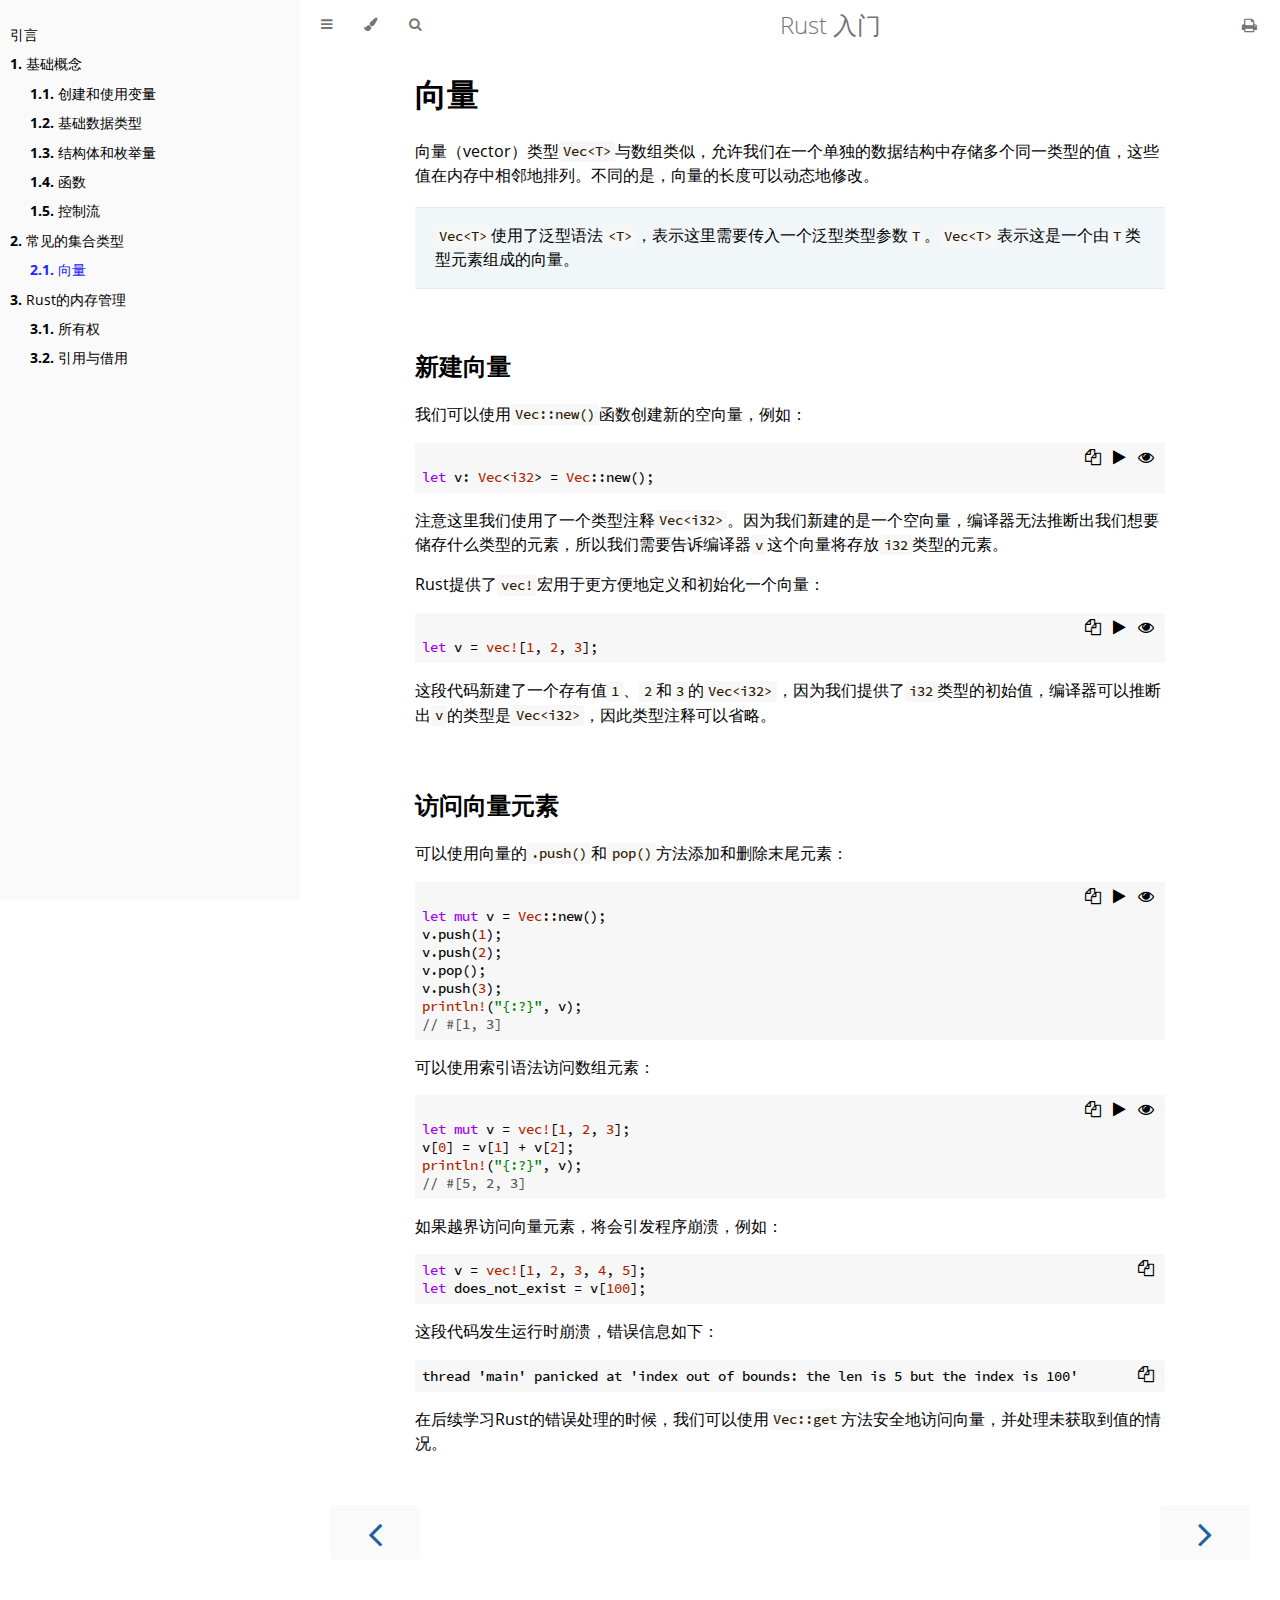
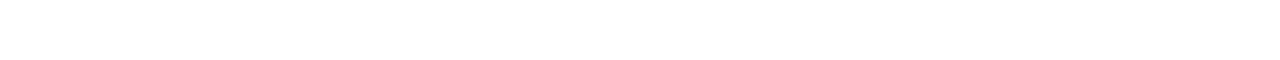
<file: collections/vector.html>
<!DOCTYPE HTML>
<html lang="zh" class="sidebar-visible no-js light">
    <head>
        <!-- Book generated using mdBook -->
        <meta charset="UTF-8">
        <title>向量 - Rust 入门</title>
        <!-- Custom HTML head -->
        

        <meta content="text/html; charset=utf-8" http-equiv="Content-Type">
        <meta name="description" content="Rust入门教程。">
        <meta name="viewport" content="width=device-width, initial-scale=1">
        <meta name="theme-color" content="#ffffff" />

        <link rel="icon" href="../favicon.svg">
        <link rel="shortcut icon" href="../favicon.png">
        <link rel="stylesheet" href="../css/variables.css">
        <link rel="stylesheet" href="../css/general.css">
        <link rel="stylesheet" href="../css/chrome.css">
        <link rel="stylesheet" href="../css/print.css" media="print">
        <!-- Fonts -->
        <link rel="stylesheet" href="../FontAwesome/css/font-awesome.css">
        <link rel="stylesheet" href="../fonts/fonts.css">
        <!-- Highlight.js Stylesheets -->
        <link rel="stylesheet" href="../highlight.css">
        <link rel="stylesheet" href="../tomorrow-night.css">
        <link rel="stylesheet" href="../ayu-highlight.css">

        <!-- Custom theme stylesheets -->
        <link rel="stylesheet" href="../ferris.css">
    </head>
    <body>
        <!-- Provide site root to javascript -->
        <script type="text/javascript">
            var path_to_root = "../";
            var default_theme = window.matchMedia("(prefers-color-scheme: dark)").matches ? "navy" : "light";
        </script>

        <!-- Work around some values being stored in localStorage wrapped in quotes -->
        <script type="text/javascript">
            try {
                var theme = localStorage.getItem('mdbook-theme');
                var sidebar = localStorage.getItem('mdbook-sidebar');

                if (theme.startsWith('"') && theme.endsWith('"')) {
                    localStorage.setItem('mdbook-theme', theme.slice(1, theme.length - 1));
                }

                if (sidebar.startsWith('"') && sidebar.endsWith('"')) {
                    localStorage.setItem('mdbook-sidebar', sidebar.slice(1, sidebar.length - 1));
                }
            } catch (e) { }
        </script>

        <!-- Set the theme before any content is loaded, prevents flash -->
        <script type="text/javascript">
            var theme;
            try { theme = localStorage.getItem('mdbook-theme'); } catch(e) { }
            if (theme === null || theme === undefined) { theme = default_theme; }
            var html = document.querySelector('html');
            html.classList.remove('no-js')
            html.classList.remove('light')
            html.classList.add(theme);
            html.classList.add('js');
        </script>

        <!-- Hide / unhide sidebar before it is displayed -->
        <script type="text/javascript">
            var html = document.querySelector('html');
            var sidebar = 'hidden';
            if (document.body.clientWidth >= 1080) {
                try { sidebar = localStorage.getItem('mdbook-sidebar'); } catch(e) { }
                sidebar = sidebar || 'visible';
            }
            html.classList.remove('sidebar-visible');
            html.classList.add("sidebar-" + sidebar);
        </script>

        <nav id="sidebar" class="sidebar" aria-label="Table of contents">
            <div class="sidebar-scrollbox">
                <ol class="chapter"><li class="chapter-item expanded affix "><a href="../introduction.html">引言</a></li><li class="chapter-item expanded "><a href="../basic_concepts.html"><strong aria-hidden="true">1.</strong> 基础概念</a></li><li><ol class="section"><li class="chapter-item expanded "><a href="../basic_concepts/variables.html"><strong aria-hidden="true">1.1.</strong> 创建和使用变量</a></li><li class="chapter-item expanded "><a href="../basic_concepts/data_types.html"><strong aria-hidden="true">1.2.</strong> 基础数据类型</a></li><li class="chapter-item expanded "><a href="../basic_concepts/struct_and_enum.html"><strong aria-hidden="true">1.3.</strong> 结构体和枚举量</a></li><li class="chapter-item expanded "><a href="../basic_concepts/functions.html"><strong aria-hidden="true">1.4.</strong> 函数</a></li><li class="chapter-item expanded "><a href="../basic_concepts/control_flow.html"><strong aria-hidden="true">1.5.</strong> 控制流</a></li></ol></li><li class="chapter-item expanded "><a href="../collections.html"><strong aria-hidden="true">2.</strong> 常见的集合类型</a></li><li><ol class="section"><li class="chapter-item expanded "><a href="../collections/vector.html" class="active"><strong aria-hidden="true">2.1.</strong> 向量</a></li></ol></li><li class="chapter-item expanded "><a href="../memory_management.html"><strong aria-hidden="true">3.</strong> Rust的内存管理</a></li><li><ol class="section"><li class="chapter-item expanded "><a href="../memory_management/ownership.html"><strong aria-hidden="true">3.1.</strong> 所有权</a></li><li class="chapter-item expanded "><a href="../memory_management/reference_and_borrowing.html"><strong aria-hidden="true">3.2.</strong> 引用与借用</a></li></ol></li></ol>
            </div>
            <div id="sidebar-resize-handle" class="sidebar-resize-handle"></div>
        </nav>

        <div id="page-wrapper" class="page-wrapper">

            <div class="page">
                
                <div id="menu-bar-hover-placeholder"></div>
                <div id="menu-bar" class="menu-bar sticky bordered">
                    <div class="left-buttons">
                        <button id="sidebar-toggle" class="icon-button" type="button" title="Toggle Table of Contents" aria-label="Toggle Table of Contents" aria-controls="sidebar">
                            <i class="fa fa-bars"></i>
                        </button>
                        <button id="theme-toggle" class="icon-button" type="button" title="Change theme" aria-label="Change theme" aria-haspopup="true" aria-expanded="false" aria-controls="theme-list">
                            <i class="fa fa-paint-brush"></i>
                        </button>
                        <ul id="theme-list" class="theme-popup" aria-label="Themes" role="menu">
                            <li role="none"><button role="menuitem" class="theme" id="light">Light (default)</button></li>
                            <li role="none"><button role="menuitem" class="theme" id="rust">Rust</button></li>
                            <li role="none"><button role="menuitem" class="theme" id="coal">Coal</button></li>
                            <li role="none"><button role="menuitem" class="theme" id="navy">Navy</button></li>
                            <li role="none"><button role="menuitem" class="theme" id="ayu">Ayu</button></li>
                        </ul>
                        <button id="search-toggle" class="icon-button" type="button" title="Search. (Shortkey: s)" aria-label="Toggle Searchbar" aria-expanded="false" aria-keyshortcuts="S" aria-controls="searchbar">
                            <i class="fa fa-search"></i>
                        </button>
                    </div>

                    <h1 class="menu-title">Rust 入门</h1>

                    <div class="right-buttons">
                        <a href="../print.html" title="Print this book" aria-label="Print this book">
                            <i id="print-button" class="fa fa-print"></i>
                        </a>
                    </div>
                </div>

                <div id="search-wrapper" class="hidden">
                    <form id="searchbar-outer" class="searchbar-outer">
                        <input type="search" id="searchbar" name="searchbar" placeholder="Search this book ..." aria-controls="searchresults-outer" aria-describedby="searchresults-header">
                    </form>
                    <div id="searchresults-outer" class="searchresults-outer hidden">
                        <div id="searchresults-header" class="searchresults-header"></div>
                        <ul id="searchresults">
                        </ul>
                    </div>
                </div>
                <!-- Apply ARIA attributes after the sidebar and the sidebar toggle button are added to the DOM -->
                <script type="text/javascript">
                    document.getElementById('sidebar-toggle').setAttribute('aria-expanded', sidebar === 'visible');
                    document.getElementById('sidebar').setAttribute('aria-hidden', sidebar !== 'visible');
                    Array.from(document.querySelectorAll('#sidebar a')).forEach(function(link) {
                        link.setAttribute('tabIndex', sidebar === 'visible' ? 0 : -1);
                    });
                </script>

                <div id="content" class="content">
                    <main>
                        <h1 id="向量"><a class="header" href="#向量">向量</a></h1>
<p>向量（vector）类型<code>Vec&lt;T&gt;</code>与数组类似，允许我们在一个单独的数据结构中存储多个同一类型的值，这些值在内存中相邻地排列。不同的是，向量的长度可以动态地修改。</p>
<blockquote>
<p><code>Vec&lt;T&gt;</code>使用了泛型语法<code>&lt;T&gt;</code>，表示这里需要传入一个泛型类型参数<code>T</code>。<code>Vec&lt;T&gt;</code>表示这是一个由<code>T</code>类型元素组成的向量。</p>
</blockquote>
<h2 id="新建向量"><a class="header" href="#新建向量">新建向量</a></h2>
<p>我们可以使用<code>Vec::new()</code>函数创建新的空向量，例如：</p>
<pre><pre class="playground"><code class="language-rust">
<span class="boring">#![allow(unused)]
</span><span class="boring">fn main() {
</span>let v: Vec&lt;i32&gt; = Vec::new();
<span class="boring">}
</span></code></pre></pre>
<p>注意这里我们使用了一个类型注释<code>Vec&lt;i32&gt;</code>。因为我们新建的是一个空向量，编译器无法推断出我们想要储存什么类型的元素，所以我们需要告诉编译器<code>v</code>这个向量将存放<code>i32</code>类型的元素。</p>
<p>Rust提供了<code>vec!</code>宏用于更方便地定义和初始化一个向量：</p>
<pre><pre class="playground"><code class="language-rust">
<span class="boring">#![allow(unused)]
</span><span class="boring">fn main() {
</span>let v = vec![1, 2, 3];
<span class="boring">}
</span></code></pre></pre>
<p>这段代码新建了一个存有值<code>1</code>、<code>2</code>和<code>3</code>的<code>Vec&lt;i32&gt;</code>，因为我们提供了<code>i32</code>类型的初始值，编译器可以推断出<code>v</code>的类型是<code>Vec&lt;i32&gt;</code>，因此类型注释可以省略。</p>
<h2 id="访问向量元素"><a class="header" href="#访问向量元素">访问向量元素</a></h2>
<p>可以使用向量的<code>.push()</code>和<code>pop()</code>方法添加和删除末尾元素：</p>
<pre><pre class="playground"><code class="language-rust">
<span class="boring">#![allow(unused)]
</span><span class="boring">fn main() {
</span>let mut v = Vec::new();
v.push(1);
v.push(2);
v.pop();
v.push(3);
println!(&quot;{:?}&quot;, v);
// #[1, 3]
<span class="boring">}
</span></code></pre></pre>
<p>可以使用索引语法访问数组元素：</p>
<pre><pre class="playground"><code class="language-rust">
<span class="boring">#![allow(unused)]
</span><span class="boring">fn main() {
</span>let mut v = vec![1, 2, 3];
v[0] = v[1] + v[2];
println!(&quot;{:?}&quot;, v);
// #[5, 2, 3]
<span class="boring">}
</span></code></pre></pre>
<p>如果越界访问向量元素，将会引发程序崩溃，例如：</p>
<pre><code class="language-rust ignore panics">let v = vec![1, 2, 3, 4, 5];
let does_not_exist = v[100];
</code></pre>
<p>这段代码发生运行时崩溃，错误信息如下：</p>
<pre><code class="language-shell">thread 'main' panicked at 'index out of bounds: the len is 5 but the index is 100'
</code></pre>
<p>在后续学习Rust的错误处理的时候，我们可以使用<code>Vec::get</code>方法安全地访问向量，并处理未获取到值的情况。</p>

                    </main>

                    <nav class="nav-wrapper" aria-label="Page navigation">
                        <!-- Mobile navigation buttons -->
                            <a rel="prev" href="../collections.html" class="mobile-nav-chapters previous" title="Previous chapter" aria-label="Previous chapter" aria-keyshortcuts="Left">
                                <i class="fa fa-angle-left"></i>
                            </a>
                            <a rel="next" href="../memory_management.html" class="mobile-nav-chapters next" title="Next chapter" aria-label="Next chapter" aria-keyshortcuts="Right">
                                <i class="fa fa-angle-right"></i>
                            </a>
                        <div style="clear: both"></div>
                    </nav>
                </div>
            </div>

            <nav class="nav-wide-wrapper" aria-label="Page navigation">
                    <a rel="prev" href="../collections.html" class="nav-chapters previous" title="Previous chapter" aria-label="Previous chapter" aria-keyshortcuts="Left">
                        <i class="fa fa-angle-left"></i>
                    </a>
                    <a rel="next" href="../memory_management.html" class="nav-chapters next" title="Next chapter" aria-label="Next chapter" aria-keyshortcuts="Right">
                        <i class="fa fa-angle-right"></i>
                    </a>
            </nav>

        </div>

        <script type="text/javascript">
            window.playground_copyable = true;
        </script>
        <script src="../elasticlunr.min.js" type="text/javascript" charset="utf-8"></script>
        <script src="../mark.min.js" type="text/javascript" charset="utf-8"></script>
        <script src="../searcher.js" type="text/javascript" charset="utf-8"></script>
        <script src="../clipboard.min.js" type="text/javascript" charset="utf-8"></script>
        <script src="../highlight.js" type="text/javascript" charset="utf-8"></script>
        <script src="../book.js" type="text/javascript" charset="utf-8"></script>

        <!-- Custom JS scripts -->
        <script type="text/javascript" src="../ferris.js"></script>
    </body>
</html>
</file>
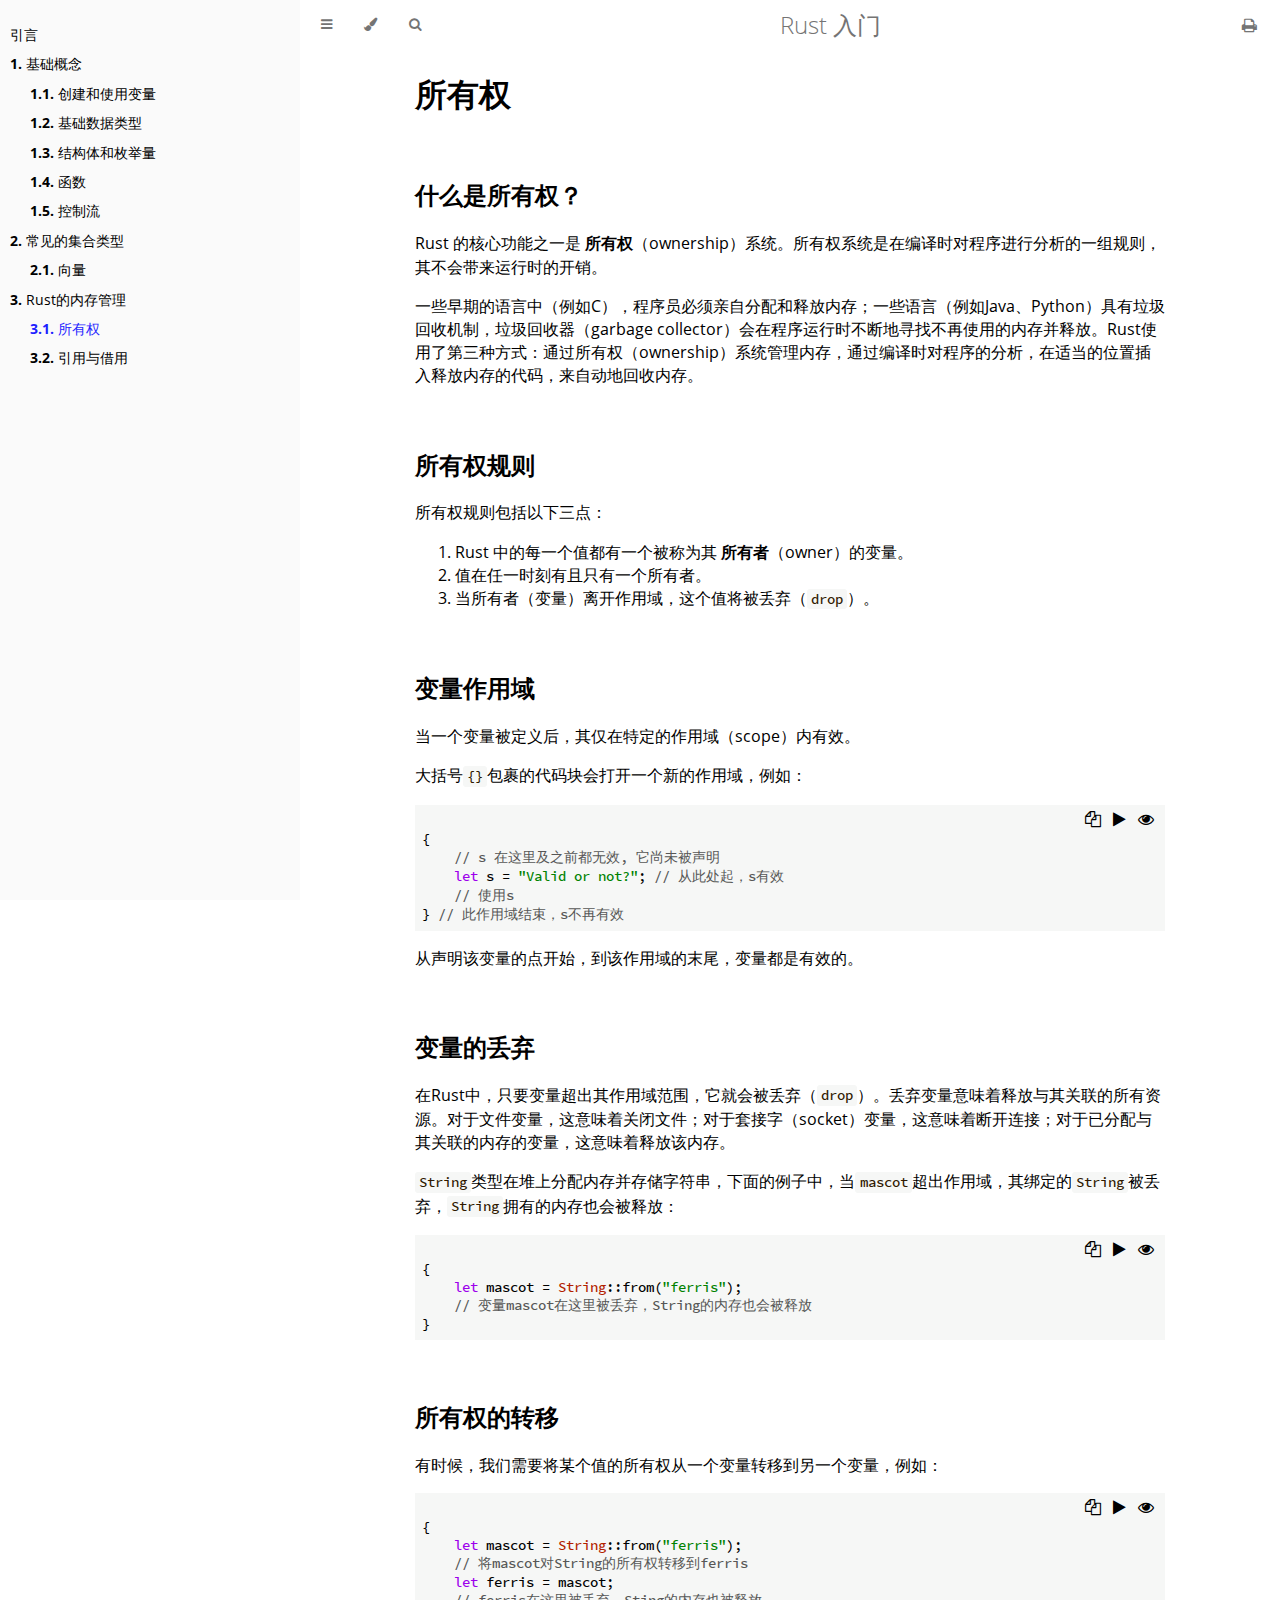
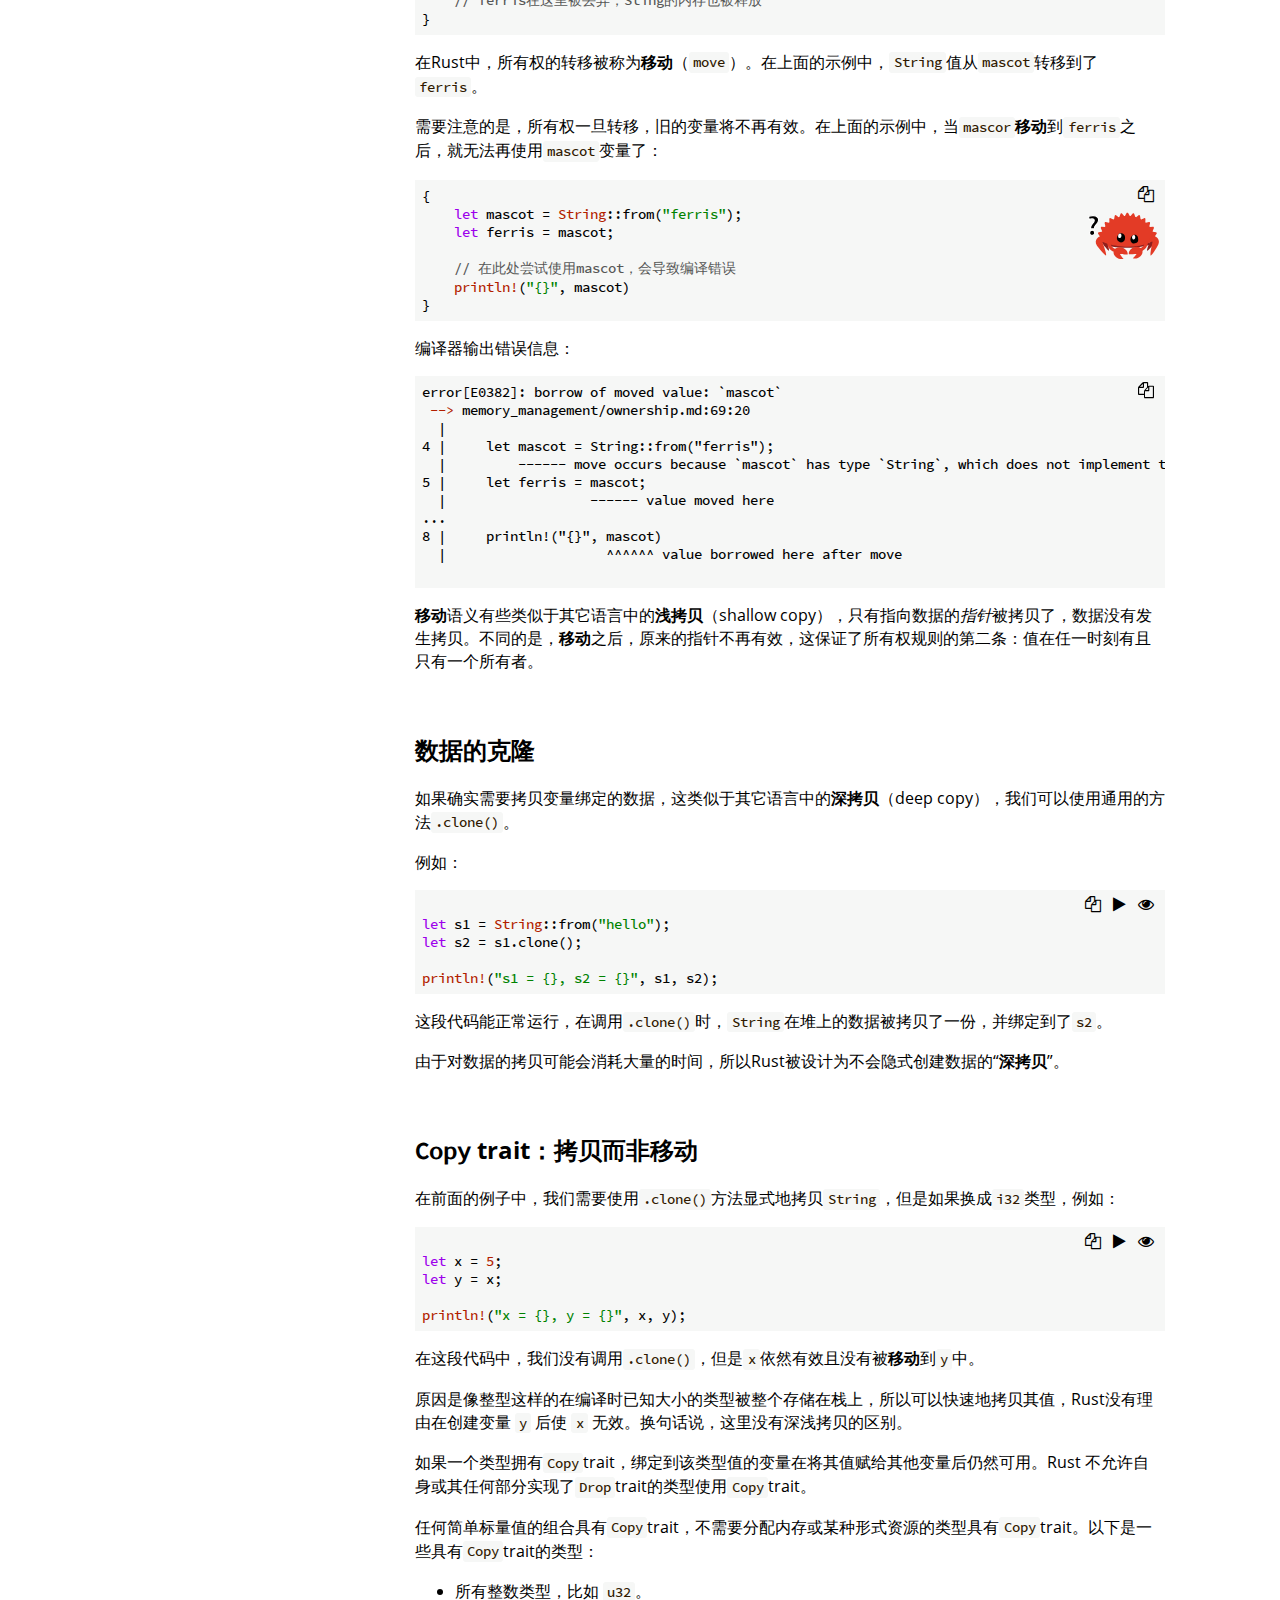
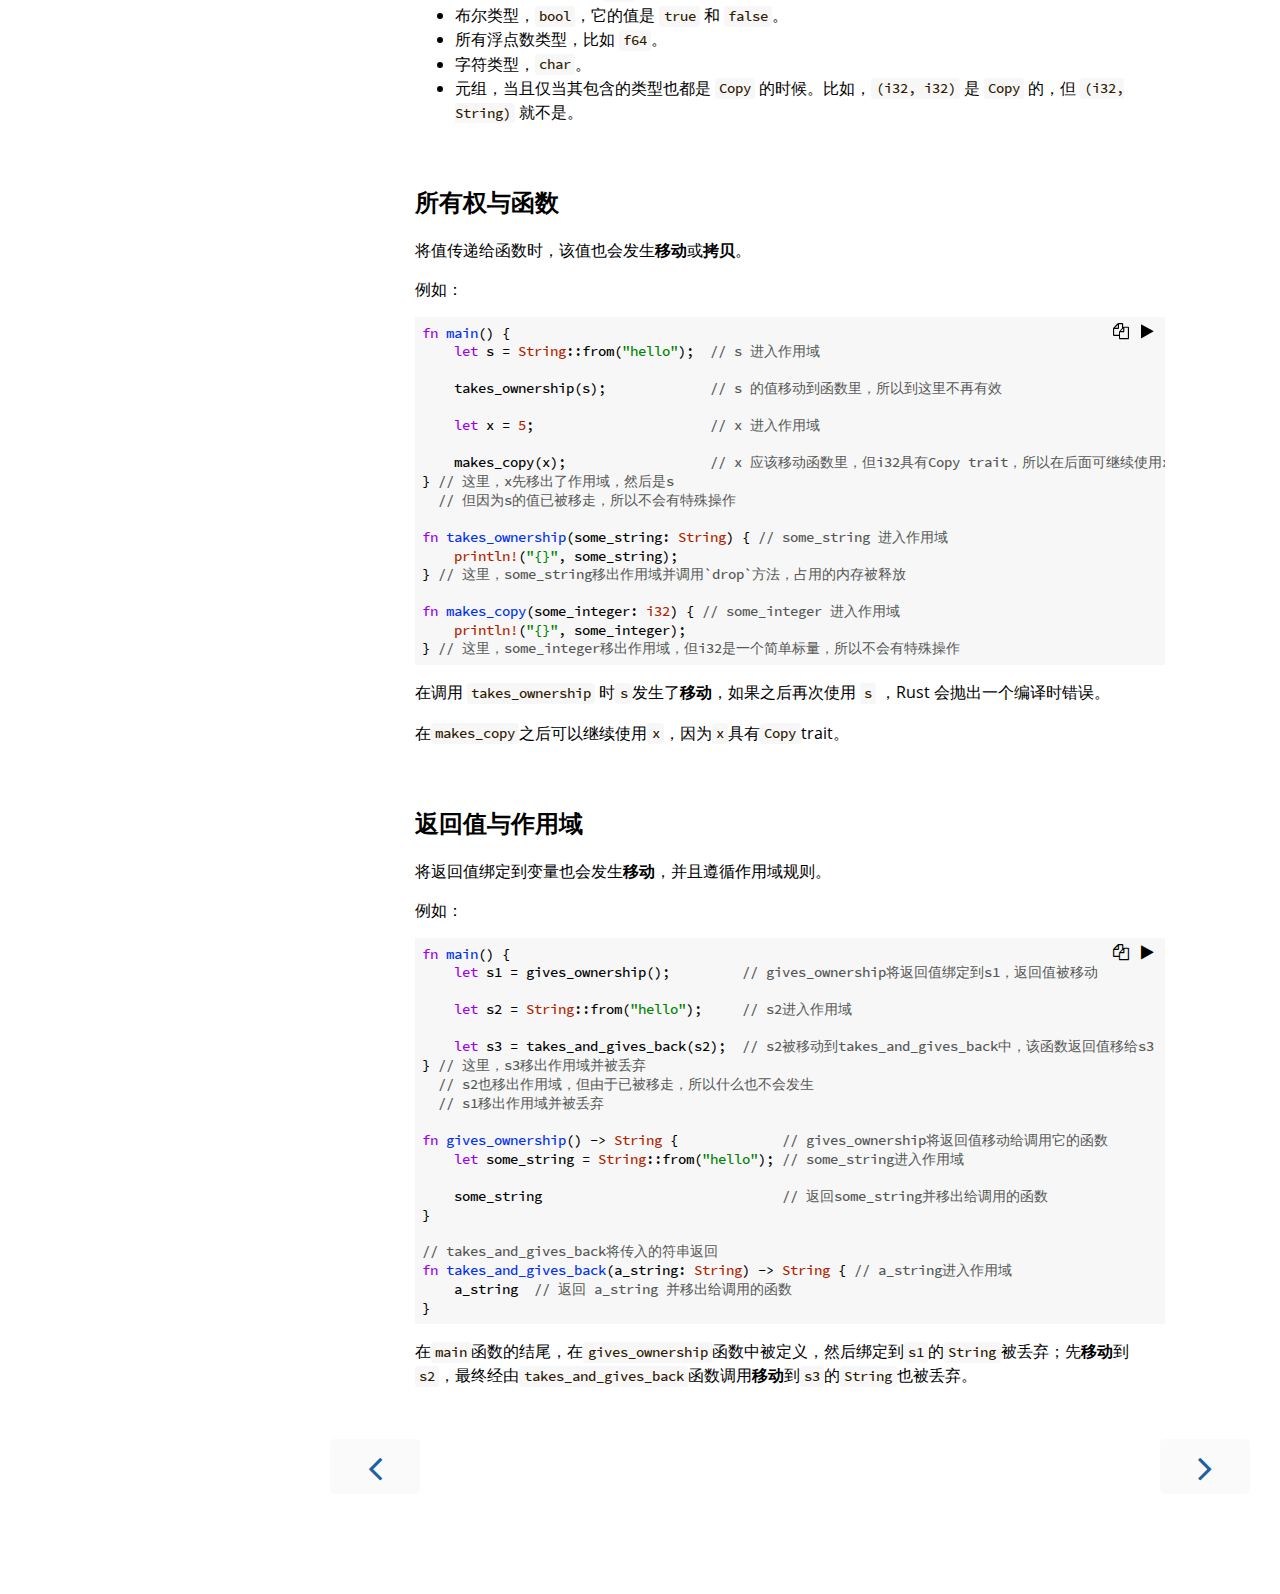
<file: memory_management/ownership.html>
<!DOCTYPE HTML>
<html lang="zh" class="sidebar-visible no-js light">
    <head>
        <!-- Book generated using mdBook -->
        <meta charset="UTF-8">
        <title>所有权 - Rust 入门</title>
        <!-- Custom HTML head -->
        

        <meta content="text/html; charset=utf-8" http-equiv="Content-Type">
        <meta name="description" content="Rust入门教程。">
        <meta name="viewport" content="width=device-width, initial-scale=1">
        <meta name="theme-color" content="#ffffff" />

        <link rel="icon" href="../favicon.svg">
        <link rel="shortcut icon" href="../favicon.png">
        <link rel="stylesheet" href="../css/variables.css">
        <link rel="stylesheet" href="../css/general.css">
        <link rel="stylesheet" href="../css/chrome.css">
        <link rel="stylesheet" href="../css/print.css" media="print">
        <!-- Fonts -->
        <link rel="stylesheet" href="../FontAwesome/css/font-awesome.css">
        <link rel="stylesheet" href="../fonts/fonts.css">
        <!-- Highlight.js Stylesheets -->
        <link rel="stylesheet" href="../highlight.css">
        <link rel="stylesheet" href="../tomorrow-night.css">
        <link rel="stylesheet" href="../ayu-highlight.css">

        <!-- Custom theme stylesheets -->
        <link rel="stylesheet" href="../ferris.css">
    </head>
    <body>
        <!-- Provide site root to javascript -->
        <script type="text/javascript">
            var path_to_root = "../";
            var default_theme = window.matchMedia("(prefers-color-scheme: dark)").matches ? "navy" : "light";
        </script>

        <!-- Work around some values being stored in localStorage wrapped in quotes -->
        <script type="text/javascript">
            try {
                var theme = localStorage.getItem('mdbook-theme');
                var sidebar = localStorage.getItem('mdbook-sidebar');

                if (theme.startsWith('"') && theme.endsWith('"')) {
                    localStorage.setItem('mdbook-theme', theme.slice(1, theme.length - 1));
                }

                if (sidebar.startsWith('"') && sidebar.endsWith('"')) {
                    localStorage.setItem('mdbook-sidebar', sidebar.slice(1, sidebar.length - 1));
                }
            } catch (e) { }
        </script>

        <!-- Set the theme before any content is loaded, prevents flash -->
        <script type="text/javascript">
            var theme;
            try { theme = localStorage.getItem('mdbook-theme'); } catch(e) { }
            if (theme === null || theme === undefined) { theme = default_theme; }
            var html = document.querySelector('html');
            html.classList.remove('no-js')
            html.classList.remove('light')
            html.classList.add(theme);
            html.classList.add('js');
        </script>

        <!-- Hide / unhide sidebar before it is displayed -->
        <script type="text/javascript">
            var html = document.querySelector('html');
            var sidebar = 'hidden';
            if (document.body.clientWidth >= 1080) {
                try { sidebar = localStorage.getItem('mdbook-sidebar'); } catch(e) { }
                sidebar = sidebar || 'visible';
            }
            html.classList.remove('sidebar-visible');
            html.classList.add("sidebar-" + sidebar);
        </script>

        <nav id="sidebar" class="sidebar" aria-label="Table of contents">
            <div class="sidebar-scrollbox">
                <ol class="chapter"><li class="chapter-item expanded affix "><a href="../introduction.html">引言</a></li><li class="chapter-item expanded "><a href="../basic_concepts.html"><strong aria-hidden="true">1.</strong> 基础概念</a></li><li><ol class="section"><li class="chapter-item expanded "><a href="../basic_concepts/variables.html"><strong aria-hidden="true">1.1.</strong> 创建和使用变量</a></li><li class="chapter-item expanded "><a href="../basic_concepts/data_types.html"><strong aria-hidden="true">1.2.</strong> 基础数据类型</a></li><li class="chapter-item expanded "><a href="../basic_concepts/struct_and_enum.html"><strong aria-hidden="true">1.3.</strong> 结构体和枚举量</a></li><li class="chapter-item expanded "><a href="../basic_concepts/functions.html"><strong aria-hidden="true">1.4.</strong> 函数</a></li><li class="chapter-item expanded "><a href="../basic_concepts/control_flow.html"><strong aria-hidden="true">1.5.</strong> 控制流</a></li></ol></li><li class="chapter-item expanded "><a href="../collections.html"><strong aria-hidden="true">2.</strong> 常见的集合类型</a></li><li><ol class="section"><li class="chapter-item expanded "><a href="../collections/vector.html"><strong aria-hidden="true">2.1.</strong> 向量</a></li></ol></li><li class="chapter-item expanded "><a href="../memory_management.html"><strong aria-hidden="true">3.</strong> Rust的内存管理</a></li><li><ol class="section"><li class="chapter-item expanded "><a href="../memory_management/ownership.html" class="active"><strong aria-hidden="true">3.1.</strong> 所有权</a></li><li class="chapter-item expanded "><a href="../memory_management/reference_and_borrowing.html"><strong aria-hidden="true">3.2.</strong> 引用与借用</a></li></ol></li></ol>
            </div>
            <div id="sidebar-resize-handle" class="sidebar-resize-handle"></div>
        </nav>

        <div id="page-wrapper" class="page-wrapper">

            <div class="page">
                
                <div id="menu-bar-hover-placeholder"></div>
                <div id="menu-bar" class="menu-bar sticky bordered">
                    <div class="left-buttons">
                        <button id="sidebar-toggle" class="icon-button" type="button" title="Toggle Table of Contents" aria-label="Toggle Table of Contents" aria-controls="sidebar">
                            <i class="fa fa-bars"></i>
                        </button>
                        <button id="theme-toggle" class="icon-button" type="button" title="Change theme" aria-label="Change theme" aria-haspopup="true" aria-expanded="false" aria-controls="theme-list">
                            <i class="fa fa-paint-brush"></i>
                        </button>
                        <ul id="theme-list" class="theme-popup" aria-label="Themes" role="menu">
                            <li role="none"><button role="menuitem" class="theme" id="light">Light (default)</button></li>
                            <li role="none"><button role="menuitem" class="theme" id="rust">Rust</button></li>
                            <li role="none"><button role="menuitem" class="theme" id="coal">Coal</button></li>
                            <li role="none"><button role="menuitem" class="theme" id="navy">Navy</button></li>
                            <li role="none"><button role="menuitem" class="theme" id="ayu">Ayu</button></li>
                        </ul>
                        <button id="search-toggle" class="icon-button" type="button" title="Search. (Shortkey: s)" aria-label="Toggle Searchbar" aria-expanded="false" aria-keyshortcuts="S" aria-controls="searchbar">
                            <i class="fa fa-search"></i>
                        </button>
                    </div>

                    <h1 class="menu-title">Rust 入门</h1>

                    <div class="right-buttons">
                        <a href="../print.html" title="Print this book" aria-label="Print this book">
                            <i id="print-button" class="fa fa-print"></i>
                        </a>
                    </div>
                </div>

                <div id="search-wrapper" class="hidden">
                    <form id="searchbar-outer" class="searchbar-outer">
                        <input type="search" id="searchbar" name="searchbar" placeholder="Search this book ..." aria-controls="searchresults-outer" aria-describedby="searchresults-header">
                    </form>
                    <div id="searchresults-outer" class="searchresults-outer hidden">
                        <div id="searchresults-header" class="searchresults-header"></div>
                        <ul id="searchresults">
                        </ul>
                    </div>
                </div>
                <!-- Apply ARIA attributes after the sidebar and the sidebar toggle button are added to the DOM -->
                <script type="text/javascript">
                    document.getElementById('sidebar-toggle').setAttribute('aria-expanded', sidebar === 'visible');
                    document.getElementById('sidebar').setAttribute('aria-hidden', sidebar !== 'visible');
                    Array.from(document.querySelectorAll('#sidebar a')).forEach(function(link) {
                        link.setAttribute('tabIndex', sidebar === 'visible' ? 0 : -1);
                    });
                </script>

                <div id="content" class="content">
                    <main>
                        <h1 id="所有权"><a class="header" href="#所有权">所有权</a></h1>
<h2 id="什么是所有权"><a class="header" href="#什么是所有权">什么是所有权？</a></h2>
<p>Rust 的核心功能之一是 <strong>所有权</strong>（ownership）系统。所有权系统是在编译时对程序进行分析的一组规则，其不会带来运行时的开销。</p>
<p>一些早期的语言中（例如C），程序员必须亲自分配和释放内存；一些语言（例如Java、Python）具有垃圾回收机制，垃圾回收器（garbage collector）会在程序运行时不断地寻找不再使用的内存并释放。Rust使用了第三种方式：通过所有权（ownership）系统管理内存，通过编译时对程序的分析，在适当的位置插入释放内存的代码，来自动地回收内存。</p>
<h2 id="所有权规则"><a class="header" href="#所有权规则">所有权规则</a></h2>
<p>所有权规则包括以下三点：</p>
<ol>
<li>Rust 中的每一个值都有一个被称为其 <strong>所有者</strong>（owner）的变量。</li>
<li>值在任一时刻有且只有一个所有者。</li>
<li>当所有者（变量）离开作用域，这个值将被丢弃（<code>drop</code>）。</li>
</ol>
<h2 id="变量作用域"><a class="header" href="#变量作用域">变量作用域</a></h2>
<p>当一个变量被定义后，其仅在特定的作用域（scope）内有效。</p>
<p>大括号<code>{}</code>包裹的代码块会打开一个新的作用域，例如：</p>
<pre><pre class="playground"><code class="language-rust">
<span class="boring">#![allow(unused)]
</span><span class="boring">fn main() {
</span>{
    // s 在这里及之前都无效, 它尚未被声明
    let s = &quot;Valid or not?&quot;; // 从此处起，s有效
    // 使用s
} // 此作用域结束，s不再有效
<span class="boring">}
</span></code></pre></pre>
<p>从声明该变量的点开始，到该作用域的末尾，变量都是有效的。</p>
<h2 id="变量的丢弃"><a class="header" href="#变量的丢弃">变量的丢弃</a></h2>
<p>在Rust中，只要变量超出其作用域范围，它就会被丢弃（<code>drop</code>）。丢弃变量意味着释放与其关联的所有资源。对于文件变量，这意味着关闭文件；对于套接字（socket）变量，这意味着断开连接；对于已分配与其关联的内存的变量，这意味着释放该内存。</p>
<p><code>String</code>类型在堆上分配内存并存储字符串，下面的例子中，当<code>mascot</code>超出作用域，其绑定的<code>String</code>被丢弃，<code>String</code>拥有的内存也会被释放：</p>
<pre><pre class="playground"><code class="language-rust">
<span class="boring">#![allow(unused)]
</span><span class="boring">fn main() {
</span>{
    let mascot = String::from(&quot;ferris&quot;);
    // 变量mascot在这里被丢弃，String的内存也会被释放
}
<span class="boring">}
</span></code></pre></pre>
<h2 id="所有权的转移"><a class="header" href="#所有权的转移">所有权的转移</a></h2>
<p>有时候，我们需要将某个值的所有权从一个变量转移到另一个变量，例如：</p>
<pre><pre class="playground"><code class="language-rust">
<span class="boring">#![allow(unused)]
</span><span class="boring">fn main() {
</span>{
    let mascot = String::from(&quot;ferris&quot;);
    // 将mascot对String的所有权转移到ferris
    let ferris = mascot;
    // ferris在这里被丢弃，Sting的内存也被释放
}
<span class="boring">}
</span></code></pre></pre>
<p>在Rust中，所有权的转移被称为<strong>移动</strong>（<code>move</code>）。在上面的示例中，<code>String</code>值从<code>mascot</code>转移到了<code>ferris</code>。</p>
<p>需要注意的是，所有权一旦转移，旧的变量将不再有效。在上面的示例中，当<code>mascor</code><strong>移动</strong>到<code>ferris</code>之后，就无法再使用<code>mascot</code>变量了：</p>
<pre><code class="language-rust ignore does_not_compile">{
    let mascot = String::from(&quot;ferris&quot;);
    let ferris = mascot;

    // 在此处尝试使用mascot，会导致编译错误
    println!(&quot;{}&quot;, mascot)
}
</code></pre>
<p>编译器输出错误信息：</p>
<pre><code class="language-shell">error[E0382]: borrow of moved value: `mascot`
 --&gt; memory_management/ownership.md:69:20
  |
4 |     let mascot = String::from(&quot;ferris&quot;);
  |         ------ move occurs because `mascot` has type `String`, which does not implement the `Copy` trait
5 |     let ferris = mascot;
  |                  ------ value moved here
...
8 |     println!(&quot;{}&quot;, mascot)
  |                    ^^^^^^ value borrowed here after move

</code></pre>
<p><strong>移动</strong>语义有些类似于其它语言中的<strong>浅拷贝</strong>（shallow copy），只有指向数据的<em>指针</em>被拷贝了，数据没有发生拷贝。不同的是，<strong>移动</strong>之后，原来的指针不再有效，这保证了所有权规则的第二条：值在任一时刻有且只有一个所有者。</p>
<h2 id="数据的克隆"><a class="header" href="#数据的克隆">数据的克隆</a></h2>
<p>如果确实需要拷贝变量绑定的数据，这类似于其它语言中的<strong>深拷贝</strong>（deep copy），我们可以使用通用的方法<code>.clone()</code>。</p>
<p>例如：</p>
<pre><pre class="playground"><code class="language-rust">
<span class="boring">#![allow(unused)]
</span><span class="boring">fn main() {
</span>let s1 = String::from(&quot;hello&quot;);
let s2 = s1.clone();

println!(&quot;s1 = {}, s2 = {}&quot;, s1, s2);
<span class="boring">}
</span></code></pre></pre>
<p>这段代码能正常运行，在调用<code>.clone()</code>时，<code>String</code>在堆上的数据被拷贝了一份，并绑定到了<code>s2</code>。</p>
<p>由于对数据的拷贝可能会消耗大量的时间，所以Rust被设计为不会隐式创建数据的“<strong>深拷贝</strong>”。</p>
<h2 id="copy-trait拷贝而非移动"><a class="header" href="#copy-trait拷贝而非移动"><code>Copy</code> trait：拷贝而非移动</a></h2>
<p>在前面的例子中，我们需要使用<code>.clone()</code>方法显式地拷贝<code>String</code>，但是如果换成<code>i32</code>类型，例如：</p>
<pre><pre class="playground"><code class="language-rust">
<span class="boring">#![allow(unused)]
</span><span class="boring">fn main() {
</span>let x = 5;
let y = x;

println!(&quot;x = {}, y = {}&quot;, x, y);
<span class="boring">}
</span></code></pre></pre>
<p>在这段代码中，我们没有调用<code>.clone()</code>，但是<code>x</code>依然有效且没有被<strong>移动</strong>到<code>y</code>中。</p>
<p>原因是像整型这样的在编译时已知大小的类型被整个存储在栈上，所以可以快速地拷贝其值，Rust没有理由在创建变量 <code>y</code> 后使 <code>x</code> 无效。换句话说，这里没有深浅拷贝的区别。</p>
<p>如果一个类型拥有<code>Copy</code>trait，绑定到该类型值的变量在将其值赋给其他变量后仍然可用。Rust 不允许自身或其任何部分实现了<code>Drop</code>trait的类型使用<code>Copy</code>trait。</p>
<p>任何简单标量值的组合具有<code>Copy</code>trait，不需要分配内存或某种形式资源的类型具有<code>Copy</code>trait。以下是一些具有<code>Copy</code>trait的类型：</p>
<ul>
<li>所有整数类型，比如 <code>u32</code>。</li>
<li>布尔类型，<code>bool</code>，它的值是 <code>true</code> 和 <code>false</code>。</li>
<li>所有浮点数类型，比如 <code>f64</code>。</li>
<li>字符类型，<code>char</code>。</li>
<li>元组，当且仅当其包含的类型也都是 <code>Copy</code> 的时候。比如，<code>(i32, i32)</code> 是 <code>Copy</code> 的，但 <code>(i32, String)</code> 就不是。</li>
</ul>
<h2 id="所有权与函数"><a class="header" href="#所有权与函数">所有权与函数</a></h2>
<p>将值传递给函数时，该值也会发生<strong>移动</strong>或<strong>拷贝</strong>。</p>
<p>例如：</p>
<pre><pre class="playground"><code class="language-rust">fn main() {
    let s = String::from(&quot;hello&quot;);  // s 进入作用域

    takes_ownership(s);             // s 的值移动到函数里，所以到这里不再有效

    let x = 5;                      // x 进入作用域

    makes_copy(x);                  // x 应该移动函数里，但i32具有Copy trait，所以在后面可继续使用x
} // 这里，x先移出了作用域，然后是s
  // 但因为s的值已被移走，所以不会有特殊操作

fn takes_ownership(some_string: String) { // some_string 进入作用域
    println!(&quot;{}&quot;, some_string);
} // 这里，some_string移出作用域并调用`drop`方法，占用的内存被释放

fn makes_copy(some_integer: i32) { // some_integer 进入作用域
    println!(&quot;{}&quot;, some_integer);
} // 这里，some_integer移出作用域，但i32是一个简单标量，所以不会有特殊操作
</code></pre></pre>
<p>在调用 <code>takes_ownership</code> 时<code>s</code>发生了<strong>移动</strong>，如果之后再次使用 <code>s</code> ，Rust 会抛出一个编译时错误。</p>
<p>在<code>makes_copy</code>之后可以继续使用<code>x</code>，因为<code>x</code>具有<code>Copy</code>trait。</p>
<h2 id="返回值与作用域"><a class="header" href="#返回值与作用域">返回值与作用域</a></h2>
<p>将返回值绑定到变量也会发生<strong>移动</strong>，并且遵循作用域规则。</p>
<p>例如：</p>
<pre><pre class="playground"><code class="language-rust">fn main() {
    let s1 = gives_ownership();         // gives_ownership将返回值绑定到s1，返回值被移动

    let s2 = String::from(&quot;hello&quot;);     // s2进入作用域

    let s3 = takes_and_gives_back(s2);  // s2被移动到takes_and_gives_back中，该函数返回值移给s3
} // 这里，s3移出作用域并被丢弃
  // s2也移出作用域，但由于已被移走，所以什么也不会发生
  // s1移出作用域并被丢弃

fn gives_ownership() -&gt; String {             // gives_ownership将返回值移动给调用它的函数
    let some_string = String::from(&quot;hello&quot;); // some_string进入作用域

    some_string                              // 返回some_string并移出给调用的函数
}

// takes_and_gives_back将传入的符串返回
fn takes_and_gives_back(a_string: String) -&gt; String { // a_string进入作用域
    a_string  // 返回 a_string 并移出给调用的函数
}
</code></pre></pre>
<p>在<code>main</code>函数的结尾，在<code>gives_ownership</code>函数中被定义，然后绑定到<code>s1</code>的<code>String</code>被丢弃；先<strong>移动</strong>到<code>s2</code>，最终经由<code>takes_and_gives_back</code>函数调用<strong>移动</strong>到<code>s3</code>的<code>String</code>也被丢弃。</p>

                    </main>

                    <nav class="nav-wrapper" aria-label="Page navigation">
                        <!-- Mobile navigation buttons -->
                            <a rel="prev" href="../memory_management.html" class="mobile-nav-chapters previous" title="Previous chapter" aria-label="Previous chapter" aria-keyshortcuts="Left">
                                <i class="fa fa-angle-left"></i>
                            </a>
                            <a rel="next" href="../memory_management/reference_and_borrowing.html" class="mobile-nav-chapters next" title="Next chapter" aria-label="Next chapter" aria-keyshortcuts="Right">
                                <i class="fa fa-angle-right"></i>
                            </a>
                        <div style="clear: both"></div>
                    </nav>
                </div>
            </div>

            <nav class="nav-wide-wrapper" aria-label="Page navigation">
                    <a rel="prev" href="../memory_management.html" class="nav-chapters previous" title="Previous chapter" aria-label="Previous chapter" aria-keyshortcuts="Left">
                        <i class="fa fa-angle-left"></i>
                    </a>
                    <a rel="next" href="../memory_management/reference_and_borrowing.html" class="nav-chapters next" title="Next chapter" aria-label="Next chapter" aria-keyshortcuts="Right">
                        <i class="fa fa-angle-right"></i>
                    </a>
            </nav>

        </div>

        <script type="text/javascript">
            window.playground_copyable = true;
        </script>
        <script src="../elasticlunr.min.js" type="text/javascript" charset="utf-8"></script>
        <script src="../mark.min.js" type="text/javascript" charset="utf-8"></script>
        <script src="../searcher.js" type="text/javascript" charset="utf-8"></script>
        <script src="../clipboard.min.js" type="text/javascript" charset="utf-8"></script>
        <script src="../highlight.js" type="text/javascript" charset="utf-8"></script>
        <script src="../book.js" type="text/javascript" charset="utf-8"></script>

        <!-- Custom JS scripts -->
        <script type="text/javascript" src="../ferris.js"></script>
    </body>
</html>
</file>
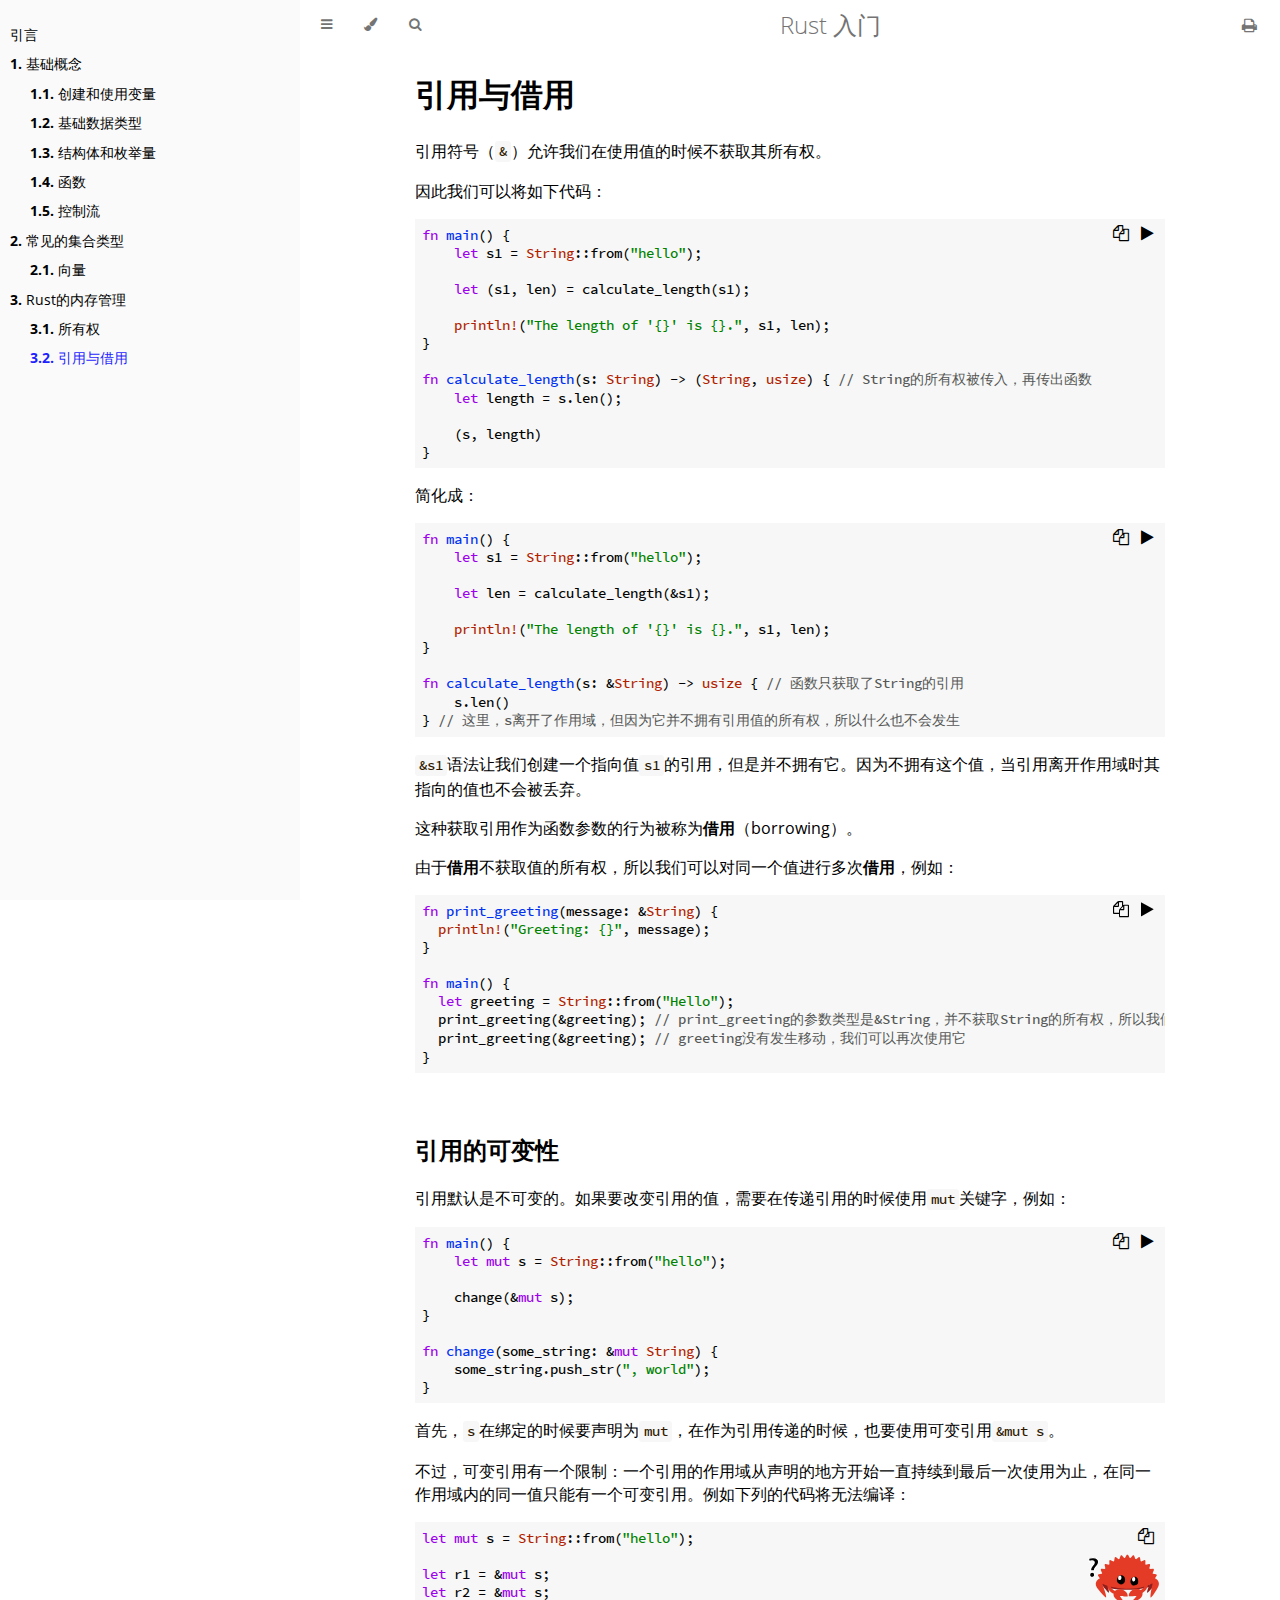
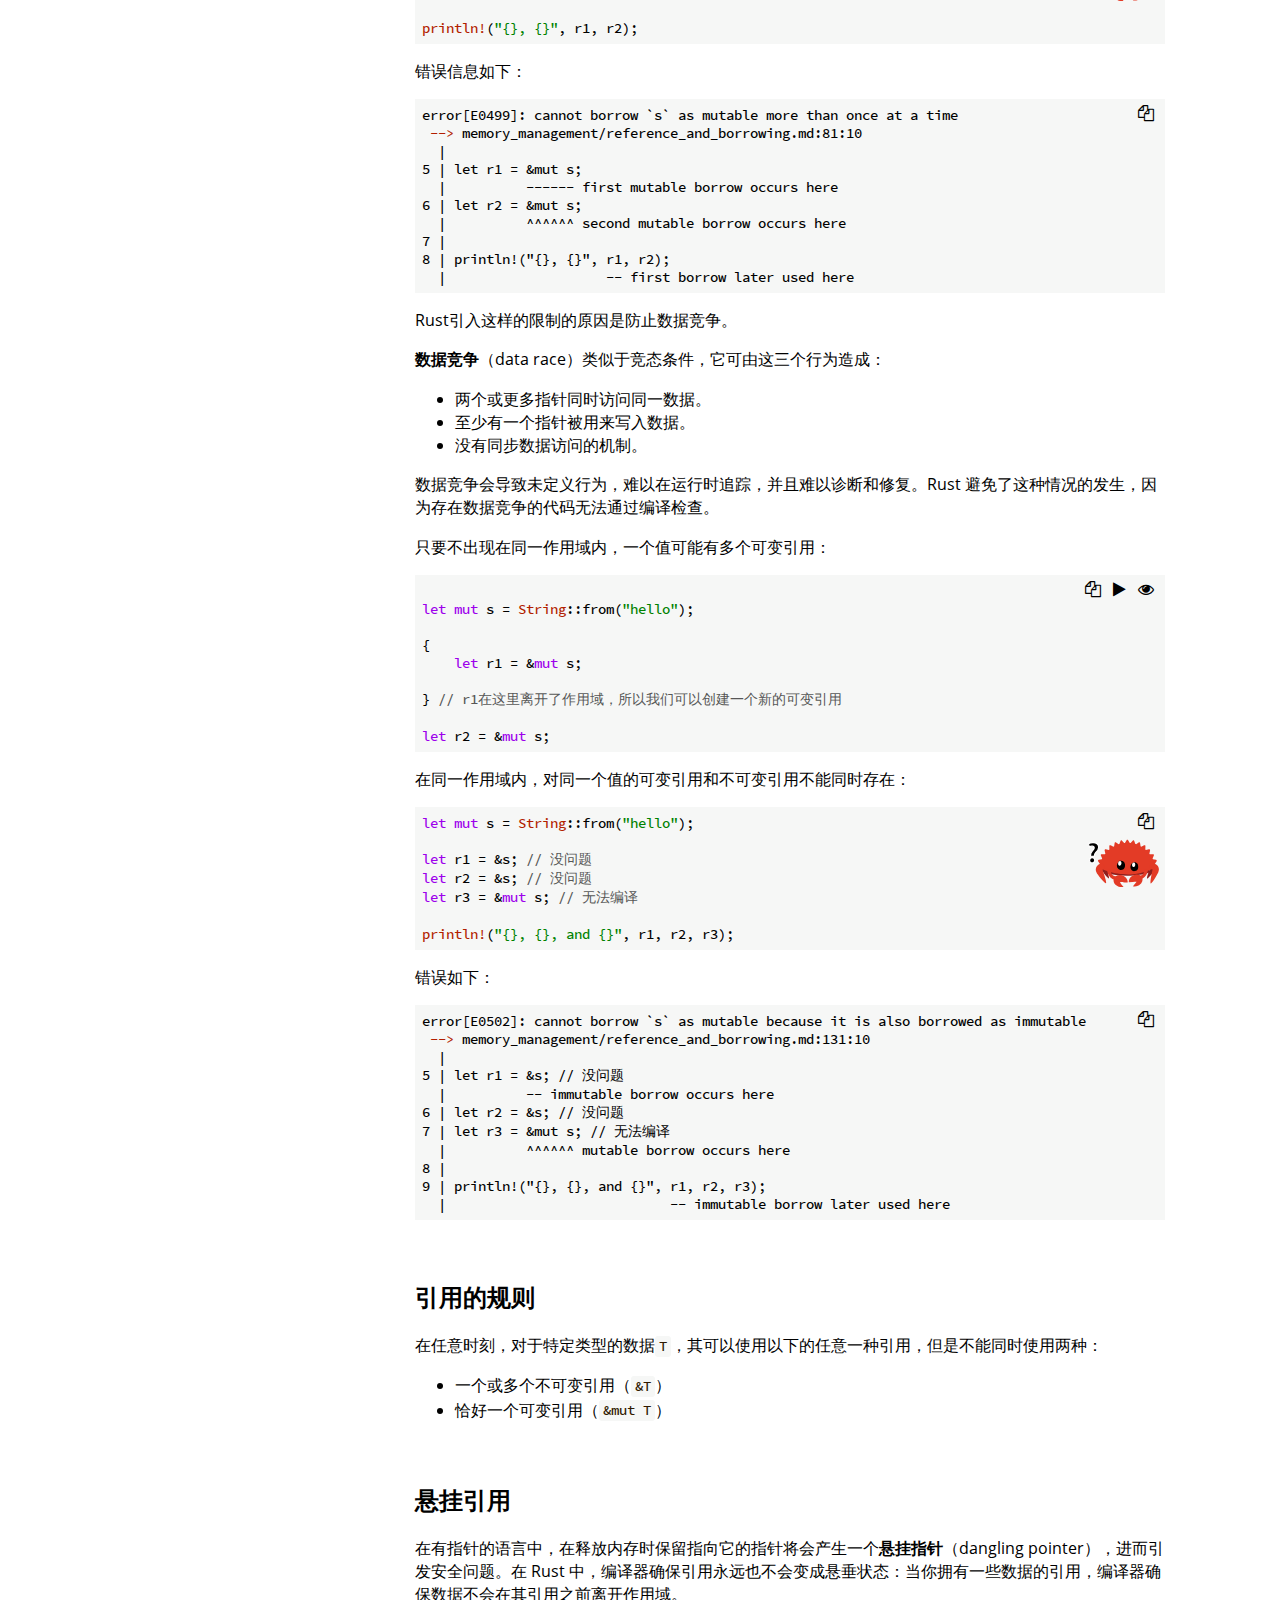
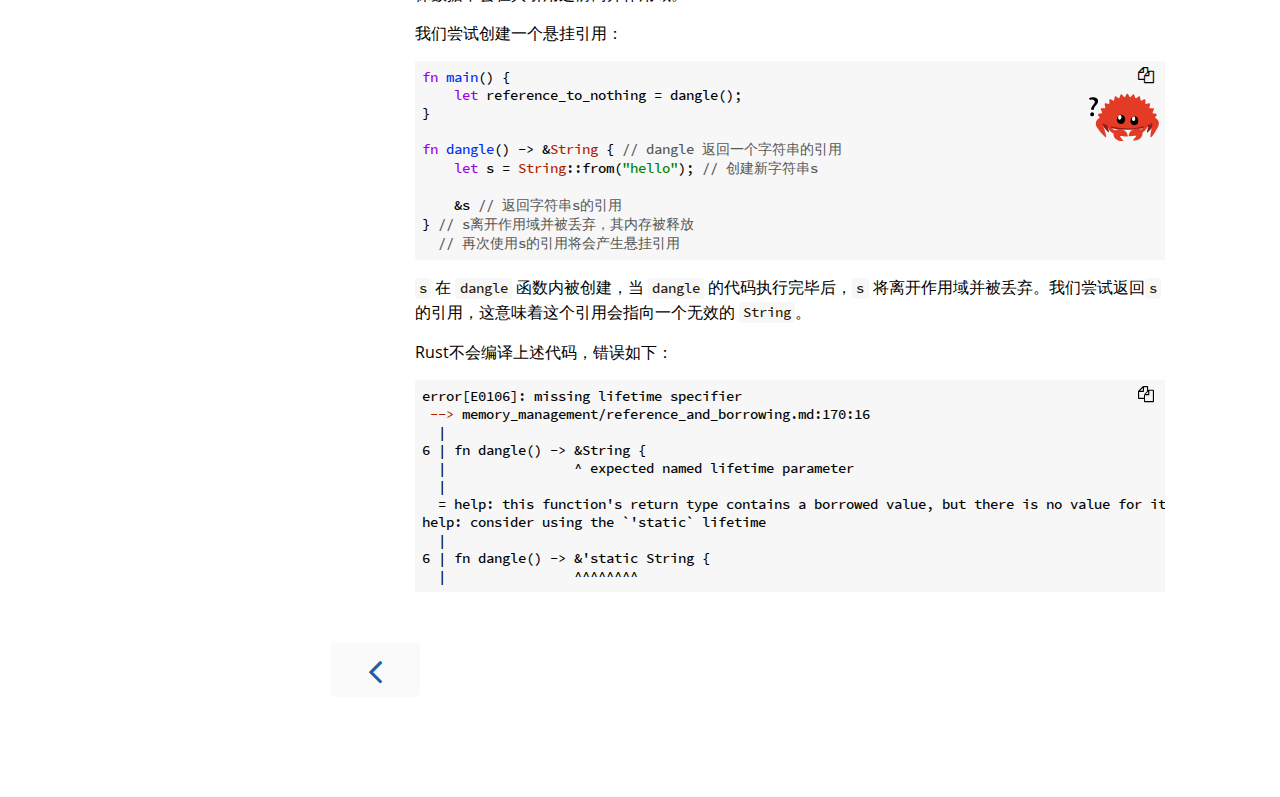
<file: memory_management/reference_and_borrowing.html>
<!DOCTYPE HTML>
<html lang="zh" class="sidebar-visible no-js light">
    <head>
        <!-- Book generated using mdBook -->
        <meta charset="UTF-8">
        <title>引用与借用 - Rust 入门</title>
        <!-- Custom HTML head -->
        

        <meta content="text/html; charset=utf-8" http-equiv="Content-Type">
        <meta name="description" content="Rust入门教程。">
        <meta name="viewport" content="width=device-width, initial-scale=1">
        <meta name="theme-color" content="#ffffff" />

        <link rel="icon" href="../favicon.svg">
        <link rel="shortcut icon" href="../favicon.png">
        <link rel="stylesheet" href="../css/variables.css">
        <link rel="stylesheet" href="../css/general.css">
        <link rel="stylesheet" href="../css/chrome.css">
        <link rel="stylesheet" href="../css/print.css" media="print">
        <!-- Fonts -->
        <link rel="stylesheet" href="../FontAwesome/css/font-awesome.css">
        <link rel="stylesheet" href="../fonts/fonts.css">
        <!-- Highlight.js Stylesheets -->
        <link rel="stylesheet" href="../highlight.css">
        <link rel="stylesheet" href="../tomorrow-night.css">
        <link rel="stylesheet" href="../ayu-highlight.css">

        <!-- Custom theme stylesheets -->
        <link rel="stylesheet" href="../ferris.css">
    </head>
    <body>
        <!-- Provide site root to javascript -->
        <script type="text/javascript">
            var path_to_root = "../";
            var default_theme = window.matchMedia("(prefers-color-scheme: dark)").matches ? "navy" : "light";
        </script>

        <!-- Work around some values being stored in localStorage wrapped in quotes -->
        <script type="text/javascript">
            try {
                var theme = localStorage.getItem('mdbook-theme');
                var sidebar = localStorage.getItem('mdbook-sidebar');

                if (theme.startsWith('"') && theme.endsWith('"')) {
                    localStorage.setItem('mdbook-theme', theme.slice(1, theme.length - 1));
                }

                if (sidebar.startsWith('"') && sidebar.endsWith('"')) {
                    localStorage.setItem('mdbook-sidebar', sidebar.slice(1, sidebar.length - 1));
                }
            } catch (e) { }
        </script>

        <!-- Set the theme before any content is loaded, prevents flash -->
        <script type="text/javascript">
            var theme;
            try { theme = localStorage.getItem('mdbook-theme'); } catch(e) { }
            if (theme === null || theme === undefined) { theme = default_theme; }
            var html = document.querySelector('html');
            html.classList.remove('no-js')
            html.classList.remove('light')
            html.classList.add(theme);
            html.classList.add('js');
        </script>

        <!-- Hide / unhide sidebar before it is displayed -->
        <script type="text/javascript">
            var html = document.querySelector('html');
            var sidebar = 'hidden';
            if (document.body.clientWidth >= 1080) {
                try { sidebar = localStorage.getItem('mdbook-sidebar'); } catch(e) { }
                sidebar = sidebar || 'visible';
            }
            html.classList.remove('sidebar-visible');
            html.classList.add("sidebar-" + sidebar);
        </script>

        <nav id="sidebar" class="sidebar" aria-label="Table of contents">
            <div class="sidebar-scrollbox">
                <ol class="chapter"><li class="chapter-item expanded affix "><a href="../introduction.html">引言</a></li><li class="chapter-item expanded "><a href="../basic_concepts.html"><strong aria-hidden="true">1.</strong> 基础概念</a></li><li><ol class="section"><li class="chapter-item expanded "><a href="../basic_concepts/variables.html"><strong aria-hidden="true">1.1.</strong> 创建和使用变量</a></li><li class="chapter-item expanded "><a href="../basic_concepts/data_types.html"><strong aria-hidden="true">1.2.</strong> 基础数据类型</a></li><li class="chapter-item expanded "><a href="../basic_concepts/struct_and_enum.html"><strong aria-hidden="true">1.3.</strong> 结构体和枚举量</a></li><li class="chapter-item expanded "><a href="../basic_concepts/functions.html"><strong aria-hidden="true">1.4.</strong> 函数</a></li><li class="chapter-item expanded "><a href="../basic_concepts/control_flow.html"><strong aria-hidden="true">1.5.</strong> 控制流</a></li></ol></li><li class="chapter-item expanded "><a href="../collections.html"><strong aria-hidden="true">2.</strong> 常见的集合类型</a></li><li><ol class="section"><li class="chapter-item expanded "><a href="../collections/vector.html"><strong aria-hidden="true">2.1.</strong> 向量</a></li></ol></li><li class="chapter-item expanded "><a href="../memory_management.html"><strong aria-hidden="true">3.</strong> Rust的内存管理</a></li><li><ol class="section"><li class="chapter-item expanded "><a href="../memory_management/ownership.html"><strong aria-hidden="true">3.1.</strong> 所有权</a></li><li class="chapter-item expanded "><a href="../memory_management/reference_and_borrowing.html" class="active"><strong aria-hidden="true">3.2.</strong> 引用与借用</a></li></ol></li></ol>
            </div>
            <div id="sidebar-resize-handle" class="sidebar-resize-handle"></div>
        </nav>

        <div id="page-wrapper" class="page-wrapper">

            <div class="page">
                
                <div id="menu-bar-hover-placeholder"></div>
                <div id="menu-bar" class="menu-bar sticky bordered">
                    <div class="left-buttons">
                        <button id="sidebar-toggle" class="icon-button" type="button" title="Toggle Table of Contents" aria-label="Toggle Table of Contents" aria-controls="sidebar">
                            <i class="fa fa-bars"></i>
                        </button>
                        <button id="theme-toggle" class="icon-button" type="button" title="Change theme" aria-label="Change theme" aria-haspopup="true" aria-expanded="false" aria-controls="theme-list">
                            <i class="fa fa-paint-brush"></i>
                        </button>
                        <ul id="theme-list" class="theme-popup" aria-label="Themes" role="menu">
                            <li role="none"><button role="menuitem" class="theme" id="light">Light (default)</button></li>
                            <li role="none"><button role="menuitem" class="theme" id="rust">Rust</button></li>
                            <li role="none"><button role="menuitem" class="theme" id="coal">Coal</button></li>
                            <li role="none"><button role="menuitem" class="theme" id="navy">Navy</button></li>
                            <li role="none"><button role="menuitem" class="theme" id="ayu">Ayu</button></li>
                        </ul>
                        <button id="search-toggle" class="icon-button" type="button" title="Search. (Shortkey: s)" aria-label="Toggle Searchbar" aria-expanded="false" aria-keyshortcuts="S" aria-controls="searchbar">
                            <i class="fa fa-search"></i>
                        </button>
                    </div>

                    <h1 class="menu-title">Rust 入门</h1>

                    <div class="right-buttons">
                        <a href="../print.html" title="Print this book" aria-label="Print this book">
                            <i id="print-button" class="fa fa-print"></i>
                        </a>
                    </div>
                </div>

                <div id="search-wrapper" class="hidden">
                    <form id="searchbar-outer" class="searchbar-outer">
                        <input type="search" id="searchbar" name="searchbar" placeholder="Search this book ..." aria-controls="searchresults-outer" aria-describedby="searchresults-header">
                    </form>
                    <div id="searchresults-outer" class="searchresults-outer hidden">
                        <div id="searchresults-header" class="searchresults-header"></div>
                        <ul id="searchresults">
                        </ul>
                    </div>
                </div>
                <!-- Apply ARIA attributes after the sidebar and the sidebar toggle button are added to the DOM -->
                <script type="text/javascript">
                    document.getElementById('sidebar-toggle').setAttribute('aria-expanded', sidebar === 'visible');
                    document.getElementById('sidebar').setAttribute('aria-hidden', sidebar !== 'visible');
                    Array.from(document.querySelectorAll('#sidebar a')).forEach(function(link) {
                        link.setAttribute('tabIndex', sidebar === 'visible' ? 0 : -1);
                    });
                </script>

                <div id="content" class="content">
                    <main>
                        <h1 id="引用与借用"><a class="header" href="#引用与借用">引用与借用</a></h1>
<p>引用符号（<code>&amp;</code>）允许我们在使用值的时候不获取其所有权。</p>
<p>因此我们可以将如下代码：</p>
<pre><pre class="playground"><code class="language-rust">fn main() {
    let s1 = String::from(&quot;hello&quot;);

    let (s1, len) = calculate_length(s1);
    
    println!(&quot;The length of '{}' is {}.&quot;, s1, len);
}

fn calculate_length(s: String) -&gt; (String, usize) { // String的所有权被传入，再传出函数
    let length = s.len();
    
    (s, length)
}
</code></pre></pre>
<p>简化成：</p>
<pre><pre class="playground"><code class="language-rust">fn main() {
    let s1 = String::from(&quot;hello&quot;);

    let len = calculate_length(&amp;s1);

    println!(&quot;The length of '{}' is {}.&quot;, s1, len);
}

fn calculate_length(s: &amp;String) -&gt; usize { // 函数只获取了String的引用
    s.len()
} // 这里，s离开了作用域，但因为它并不拥有引用值的所有权，所以什么也不会发生
</code></pre></pre>
<p><code>&amp;s1</code>语法让我们创建一个指向值<code>s1</code>的引用，但是并不拥有它。因为不拥有这个值，当引用离开作用域时其指向的值也不会被丢弃。</p>
<p>这种获取引用作为函数参数的行为被称为<strong>借用</strong>（borrowing）。</p>
<p>由于<strong>借用</strong>不获取值的所有权，所以我们可以对同一个值进行多次<strong>借用</strong>，例如：</p>
<pre><pre class="playground"><code class="language-rust">fn print_greeting(message: &amp;String) {
  println!(&quot;Greeting: {}&quot;, message);
}

fn main() {
  let greeting = String::from(&quot;Hello&quot;);
  print_greeting(&amp;greeting); // print_greeting的参数类型是&amp;String，并不获取String的所有权，所以我们在此借用greeting
  print_greeting(&amp;greeting); // greeting没有发生移动，我们可以再次使用它
}
</code></pre></pre>
<h2 id="引用的可变性"><a class="header" href="#引用的可变性">引用的可变性</a></h2>
<p>引用默认是不可变的。如果要改变引用的值，需要在传递引用的时候使用<code>mut</code>关键字，例如：</p>
<pre><pre class="playground"><code class="language-rust">fn main() {
    let mut s = String::from(&quot;hello&quot;);

    change(&amp;mut s);
}

fn change(some_string: &amp;mut String) {
    some_string.push_str(&quot;, world&quot;);
}
</code></pre></pre>
<p>首先，<code>s</code>在绑定的时候要声明为<code>mut</code>，在作为引用传递的时候，也要使用可变引用<code>&amp;mut s</code>。</p>
<p>不过，可变引用有一个限制：一个引用的作用域从声明的地方开始一直持续到最后一次使用为止，在同一作用域内的同一值只能有一个可变引用。例如下列的代码将无法编译：</p>
<pre><code class="language-rust ignore does_not_compile">let mut s = String::from(&quot;hello&quot;);

let r1 = &amp;mut s;
let r2 = &amp;mut s;

println!(&quot;{}, {}&quot;, r1, r2);
</code></pre>
<p>错误信息如下：</p>
<pre><code class="language-shell">error[E0499]: cannot borrow `s` as mutable more than once at a time
 --&gt; memory_management/reference_and_borrowing.md:81:10
  |
5 | let r1 = &amp;mut s;
  |          ------ first mutable borrow occurs here
6 | let r2 = &amp;mut s;
  |          ^^^^^^ second mutable borrow occurs here
7 |
8 | println!(&quot;{}, {}&quot;, r1, r2);
  |                    -- first borrow later used here
</code></pre>
<p>Rust引入这样的限制的原因是防止数据竞争。</p>
<p><strong>数据竞争</strong>（data race）类似于竞态条件，它可由这三个行为造成：</p>
<ul>
<li>两个或更多指针同时访问同一数据。</li>
<li>至少有一个指针被用来写入数据。</li>
<li>没有同步数据访问的机制。</li>
</ul>
<p>数据竞争会导致未定义行为，难以在运行时追踪，并且难以诊断和修复。Rust 避免了这种情况的发生，因为存在数据竞争的代码无法通过编译检查。</p>
<p>只要不出现在同一作用域内，一个值可能有多个可变引用：</p>
<pre><pre class="playground"><code class="language-rust">
<span class="boring">#![allow(unused)]
</span><span class="boring">fn main() {
</span>let mut s = String::from(&quot;hello&quot;);

{
    let r1 = &amp;mut s;

} // r1在这里离开了作用域，所以我们可以创建一个新的可变引用

let r2 = &amp;mut s;
<span class="boring">}
</span></code></pre></pre>
<p>在同一作用域内，对同一个值的可变引用和不可变引用不能同时存在：</p>
<pre><code class="language-rust ignore does_not_compile">let mut s = String::from(&quot;hello&quot;);

let r1 = &amp;s; // 没问题
let r2 = &amp;s; // 没问题
let r3 = &amp;mut s; // 无法编译

println!(&quot;{}, {}, and {}&quot;, r1, r2, r3);
</code></pre>
<p>错误如下：</p>
<pre><code class="language-shell">error[E0502]: cannot borrow `s` as mutable because it is also borrowed as immutable
 --&gt; memory_management/reference_and_borrowing.md:131:10
  |
5 | let r1 = &amp;s; // 没问题
  |          -- immutable borrow occurs here
6 | let r2 = &amp;s; // 没问题
7 | let r3 = &amp;mut s; // 无法编译
  |          ^^^^^^ mutable borrow occurs here
8 |
9 | println!(&quot;{}, {}, and {}&quot;, r1, r2, r3);
  |                            -- immutable borrow later used here
</code></pre>
<h2 id="引用的规则"><a class="header" href="#引用的规则">引用的规则</a></h2>
<p>在任意时刻，对于特定类型的数据<code>T</code>，其可以使用以下的任意一种引用，但是不能同时使用两种：</p>
<ul>
<li>一个或多个不可变引用（<code>&amp;T</code>）</li>
<li>恰好一个可变引用（<code>&amp;mut T</code>）</li>
</ul>
<h2 id="悬挂引用"><a class="header" href="#悬挂引用">悬挂引用</a></h2>
<p>在有指针的语言中，在释放内存时保留指向它的指针将会产生一个<strong>悬挂指针</strong>（dangling pointer），进而引发安全问题。在 Rust 中，编译器确保引用永远也不会变成悬垂状态：当你拥有一些数据的引用，编译器确保数据不会在其引用之前离开作用域。</p>
<p>我们尝试创建一个悬挂引用：</p>
<pre><code class="language-rust ignore does_not_compile">fn main() {
    let reference_to_nothing = dangle();
}

fn dangle() -&gt; &amp;String { // dangle 返回一个字符串的引用
    let s = String::from(&quot;hello&quot;); // 创建新字符串s

    &amp;s // 返回字符串s的引用
} // s离开作用域并被丢弃，其内存被释放
  // 再次使用s的引用将会产生悬挂引用
</code></pre>
<p><code>s</code> 在 <code>dangle</code> 函数内被创建，当 <code>dangle</code> 的代码执行完毕后，<code>s</code> 将离开作用域并被丢弃。我们尝试返回<code>s</code>的引用，这意味着这个引用会指向一个无效的 <code>String</code>。</p>
<p>Rust不会编译上述代码，错误如下：</p>
<pre><code class="language-shell">error[E0106]: missing lifetime specifier
 --&gt; memory_management/reference_and_borrowing.md:170:16
  |
6 | fn dangle() -&gt; &amp;String {
  |                ^ expected named lifetime parameter
  |
  = help: this function's return type contains a borrowed value, but there is no value for it to be borrowed from
help: consider using the `'static` lifetime
  |
6 | fn dangle() -&gt; &amp;'static String {
  |                ^^^^^^^^
</code></pre>

                    </main>

                    <nav class="nav-wrapper" aria-label="Page navigation">
                        <!-- Mobile navigation buttons -->
                            <a rel="prev" href="../memory_management/ownership.html" class="mobile-nav-chapters previous" title="Previous chapter" aria-label="Previous chapter" aria-keyshortcuts="Left">
                                <i class="fa fa-angle-left"></i>
                            </a>
                        <div style="clear: both"></div>
                    </nav>
                </div>
            </div>

            <nav class="nav-wide-wrapper" aria-label="Page navigation">
                    <a rel="prev" href="../memory_management/ownership.html" class="nav-chapters previous" title="Previous chapter" aria-label="Previous chapter" aria-keyshortcuts="Left">
                        <i class="fa fa-angle-left"></i>
                    </a>
            </nav>

        </div>

        <script type="text/javascript">
            window.playground_copyable = true;
        </script>
        <script src="../elasticlunr.min.js" type="text/javascript" charset="utf-8"></script>
        <script src="../mark.min.js" type="text/javascript" charset="utf-8"></script>
        <script src="../searcher.js" type="text/javascript" charset="utf-8"></script>
        <script src="../clipboard.min.js" type="text/javascript" charset="utf-8"></script>
        <script src="../highlight.js" type="text/javascript" charset="utf-8"></script>
        <script src="../book.js" type="text/javascript" charset="utf-8"></script>

        <!-- Custom JS scripts -->
        <script type="text/javascript" src="../ferris.js"></script>
    </body>
</html>
</file>
<file: css/variables.css>
/* Globals */

:root {
    --sidebar-width: 300px;
    --page-padding: 15px;
    --content-max-width: 750px;
    --menu-bar-height: 50px;
}

/* Themes */

.ayu {
    --bg: hsl(210, 25%, 8%);
    --fg: #c5c5c5;

    --sidebar-bg: #14191f;
    --sidebar-fg: #c8c9db;
    --sidebar-non-existant: #5c6773;
    --sidebar-active: #ffb454;
    --sidebar-spacer: #2d334f;

    --scrollbar: var(--sidebar-fg);

    --icons: #737480;
    --icons-hover: #b7b9cc;

    --links: #0096cf;

    --inline-code-color: #ffb454;

    --theme-popup-bg: #14191f;
    --theme-popup-border: #5c6773;
    --theme-hover: #191f26;

    --quote-bg: hsl(226, 15%, 17%);
    --quote-border: hsl(226, 15%, 22%);

    --table-border-color: hsl(210, 25%, 13%);
    --table-header-bg: hsl(210, 25%, 28%);
    --table-alternate-bg: hsl(210, 25%, 11%);

    --searchbar-border-color: #848484;
    --searchbar-bg: #424242;
    --searchbar-fg: #fff;
    --searchbar-shadow-color: #d4c89f;
    --searchresults-header-fg: #666;
    --searchresults-border-color: #888;
    --searchresults-li-bg: #252932;
    --search-mark-bg: #e3b171;
}

.coal {
    --bg: hsl(200, 7%, 8%);
    --fg: #98a3ad;

    --sidebar-bg: #292c2f;
    --sidebar-fg: #a1adb8;
    --sidebar-non-existant: #505254;
    --sidebar-active: #3473ad;
    --sidebar-spacer: #393939;

    --scrollbar: var(--sidebar-fg);

    --icons: #43484d;
    --icons-hover: #b3c0cc;

    --links: #2b79a2;

    --inline-code-color: #c5c8c6;;

    --theme-popup-bg: #141617;
    --theme-popup-border: #43484d;
    --theme-hover: #1f2124;

    --quote-bg: hsl(234, 21%, 18%);
    --quote-border: hsl(234, 21%, 23%);

    --table-border-color: hsl(200, 7%, 13%);
    --table-header-bg: hsl(200, 7%, 28%);
    --table-alternate-bg: hsl(200, 7%, 11%);

    --searchbar-border-color: #aaa;
    --searchbar-bg: #b7b7b7;
    --searchbar-fg: #000;
    --searchbar-shadow-color: #aaa;
    --searchresults-header-fg: #666;
    --searchresults-border-color: #98a3ad;
    --searchresults-li-bg: #2b2b2f;
    --search-mark-bg: #355c7d;
}

.light {
    --bg: hsl(0, 0%, 100%);
    --fg: hsl(0, 0%, 0%);

    --sidebar-bg: #fafafa;
    --sidebar-fg: hsl(0, 0%, 0%);
    --sidebar-non-existant: #aaaaaa;
    --sidebar-active: #1f1fff;
    --sidebar-spacer: #f4f4f4;

    --scrollbar: #8F8F8F;

    --icons: #747474;
    --icons-hover: #000000;

    --links: #20609f;

    --inline-code-color: #301900;

    --theme-popup-bg: #fafafa;
    --theme-popup-border: #cccccc;
    --theme-hover: #e6e6e6;

    --quote-bg: hsl(197, 37%, 96%);
    --quote-border: hsl(197, 37%, 91%);

    --table-border-color: hsl(0, 0%, 95%);
    --table-header-bg: hsl(0, 0%, 80%);
    --table-alternate-bg: hsl(0, 0%, 97%);

    --searchbar-border-color: #aaa;
    --searchbar-bg: #fafafa;
    --searchbar-fg: #000;
    --searchbar-shadow-color: #aaa;
    --searchresults-header-fg: #666;
    --searchresults-border-color: #888;
    --searchresults-li-bg: #e4f2fe;
    --search-mark-bg: #a2cff5;
}

.navy {
    --bg: hsl(226, 23%, 11%);
    --fg: #bcbdd0;

    --sidebar-bg: #282d3f;
    --sidebar-fg: #c8c9db;
    --sidebar-non-existant: #505274;
    --sidebar-active: #2b79a2;
    --sidebar-spacer: #2d334f;

    --scrollbar: var(--sidebar-fg);

    --icons: #737480;
    --icons-hover: #b7b9cc;

    --links: #2b79a2;

    --inline-code-color: #c5c8c6;;

    --theme-popup-bg: #161923;
    --theme-popup-border: #737480;
    --theme-hover: #282e40;

    --quote-bg: hsl(226, 15%, 17%);
    --quote-border: hsl(226, 15%, 22%);

    --table-border-color: hsl(226, 23%, 16%);
    --table-header-bg: hsl(226, 23%, 31%);
    --table-alternate-bg: hsl(226, 23%, 14%);

    --searchbar-border-color: #aaa;
    --searchbar-bg: #aeaec6;
    --searchbar-fg: #000;
    --searchbar-shadow-color: #aaa;
    --searchresults-header-fg: #5f5f71;
    --searchresults-border-color: #5c5c68;
    --searchresults-li-bg: #242430;
    --search-mark-bg: #a2cff5;
}

.rust {
    --bg: hsl(60, 9%, 87%);
    --fg: #262625;

    --sidebar-bg: #3b2e2a;
    --sidebar-fg: #c8c9db;
    --sidebar-non-existant: #505254;
    --sidebar-active: #e69f67;
    --sidebar-spacer: #45373a;

    --scrollbar: var(--sidebar-fg);

    --icons: #737480;
    --icons-hover: #262625;

    --links: #2b79a2;

    --inline-code-color: #6e6b5e;

    --theme-popup-bg: #e1e1db;
    --theme-popup-border: #b38f6b;
    --theme-hover: #99908a;

    --quote-bg: hsl(60, 5%, 75%);
    --quote-border: hsl(60, 5%, 70%);

    --table-border-color: hsl(60, 9%, 82%);
    --table-header-bg: #b3a497;
    --table-alternate-bg: hsl(60, 9%, 84%);

    --searchbar-border-color: #aaa;
    --searchbar-bg: #fafafa;
    --searchbar-fg: #000;
    --searchbar-shadow-color: #aaa;
    --searchresults-header-fg: #666;
    --searchresults-border-color: #888;
    --searchresults-li-bg: #dec2a2;
    --search-mark-bg: #e69f67;
}

@media (prefers-color-scheme: dark) {
    .light.no-js {
        --bg: hsl(200, 7%, 8%);
        --fg: #98a3ad;

        --sidebar-bg: #292c2f;
        --sidebar-fg: #a1adb8;
        --sidebar-non-existant: #505254;
        --sidebar-active: #3473ad;
        --sidebar-spacer: #393939;

        --scrollbar: var(--sidebar-fg);

        --icons: #43484d;
        --icons-hover: #b3c0cc;

        --links: #2b79a2;

        --inline-code-color: #c5c8c6;;

        --theme-popup-bg: #141617;
        --theme-popup-border: #43484d;
        --theme-hover: #1f2124;

        --quote-bg: hsl(234, 21%, 18%);
        --quote-border: hsl(234, 21%, 23%);

        --table-border-color: hsl(200, 7%, 13%);
        --table-header-bg: hsl(200, 7%, 28%);
        --table-alternate-bg: hsl(200, 7%, 11%);

        --searchbar-border-color: #aaa;
        --searchbar-bg: #b7b7b7;
        --searchbar-fg: #000;
        --searchbar-shadow-color: #aaa;
        --searchresults-header-fg: #666;
        --searchresults-border-color: #98a3ad;
        --searchresults-li-bg: #2b2b2f;
        --search-mark-bg: #355c7d;
    }
}
</file>
<file: css/general.css>
/* Base styles and content styles */

@import 'variables.css';

:root {
    /* Browser default font-size is 16px, this way 1 rem = 10px */
    font-size: 62.5%;
}

html {
    font-family: "Open Sans", sans-serif;
    color: var(--fg);
    background-color: var(--bg);
    text-size-adjust: none;
}

body {
    margin: 0;
    font-size: 1.6rem;
    overflow-x: hidden;
}

code {
    font-family: "Source Code Pro", Consolas, "Ubuntu Mono", Menlo, "DejaVu Sans Mono", monospace, monospace !important;
    font-size: 0.875em; /* please adjust the ace font size accordingly in editor.js */
}

/* Don't change font size in headers. */
h1 code, h2 code, h3 code, h4 code, h5 code, h6 code {
    font-size: unset;
}

.left { float: left; }
.right { float: right; }
.boring { opacity: 0.6; }
.hide-boring .boring { display: none; }
.hidden { display: none !important; }

h2, h3 { margin-top: 2.5em; }
h4, h5 { margin-top: 2em; }

.header + .header h3,
.header + .header h4,
.header + .header h5 {
    margin-top: 1em;
}

h1:target::before,
h2:target::before,
h3:target::before,
h4:target::before,
h5:target::before,
h6:target::before {
    display: inline-block;
    content: "»";
    margin-left: -30px;
    width: 30px;
}

/* This is broken on Safari as of version 14, but is fixed
   in Safari Technology Preview 117 which I think will be Safari 14.2.
   https://bugs.webkit.org/show_bug.cgi?id=218076
*/
:target {
    scroll-margin-top: calc(var(--menu-bar-height) + 0.5em);
}

.page {
    outline: 0;
    padding: 0 var(--page-padding);
    margin-top: calc(0px - var(--menu-bar-height)); /* Compensate for the #menu-bar-hover-placeholder */
}
.page-wrapper {
    box-sizing: border-box;
}
.js:not(.sidebar-resizing) .page-wrapper {
    transition: margin-left 0.3s ease, transform 0.3s ease; /* Animation: slide away */
}

.content {
    overflow-y: auto;
    padding: 0 15px;
    padding-bottom: 50px;
}
.content main {
    margin-left: auto;
    margin-right: auto;
    max-width: var(--content-max-width);
}
.content p { line-height: 1.45em; }
.content ol { line-height: 1.45em; }
.content ul { line-height: 1.45em; }
.content a { text-decoration: none; }
.content a:hover { text-decoration: underline; }
.content img, .content video { max-width: 100%; }
.content .header:link,
.content .header:visited {
    color: var(--fg);
}
.content .header:link,
.content .header:visited:hover {
    text-decoration: none;
}

table {
    margin: 0 auto;
    border-collapse: collapse;
}
table td {
    padding: 3px 20px;
    border: 1px var(--table-border-color) solid;
}
table thead {
    background: var(--table-header-bg);
}
table thead td {
    font-weight: 700;
    border: none;
}
table thead th {
    padding: 3px 20px;
}
table thead tr {
    border: 1px var(--table-header-bg) solid;
}
/* Alternate background colors for rows */
table tbody tr:nth-child(2n) {
    background: var(--table-alternate-bg);
}


blockquote {
    margin: 20px 0;
    padding: 0 20px;
    color: var(--fg);
    background-color: var(--quote-bg);
    border-top: .1em solid var(--quote-border);
    border-bottom: .1em solid var(--quote-border);
}


:not(.footnote-definition) + .footnote-definition,
.footnote-definition + :not(.footnote-definition) {
    margin-top: 2em;
}
.footnote-definition {
    font-size: 0.9em;
    margin: 0.5em 0;
}
.footnote-definition p {
    display: inline;
}

.tooltiptext {
    position: absolute;
    visibility: hidden;
    color: #fff;
    background-color: #333;
    transform: translateX(-50%); /* Center by moving tooltip 50% of its width left */
    left: -8px; /* Half of the width of the icon */
    top: -35px;
    font-size: 0.8em;
    text-align: center;
    border-radius: 6px;
    padding: 5px 8px;
    margin: 5px;
    z-index: 1000;
}
.tooltipped .tooltiptext {
    visibility: visible;
}

.chapter li.part-title {
    color: var(--sidebar-fg);
    margin: 5px 0px;
    font-weight: bold;
}
</file>
<file: css/chrome.css>
/* CSS for UI elements (a.k.a. chrome) */

@import 'variables.css';

::-webkit-scrollbar {
    background: var(--bg);
}
::-webkit-scrollbar-thumb {
    background: var(--scrollbar);
}
html {
    scrollbar-color: var(--scrollbar) var(--bg);
}
#searchresults a,
.content a:link,
a:visited,
a > .hljs {
    color: var(--links);
}

/* Menu Bar */

#menu-bar,
#menu-bar-hover-placeholder {
    z-index: 101;
    margin: auto calc(0px - var(--page-padding));
}
#menu-bar {
    position: relative;
    display: flex;
    flex-wrap: wrap;
    background-color: var(--bg);
    border-bottom-color: var(--bg);
    border-bottom-width: 1px;
    border-bottom-style: solid;
}
#menu-bar.sticky,
.js #menu-bar-hover-placeholder:hover + #menu-bar,
.js #menu-bar:hover,
.js.sidebar-visible #menu-bar {
    position: -webkit-sticky;
    position: sticky;
    top: 0 !important;
}
#menu-bar-hover-placeholder {
    position: sticky;
    position: -webkit-sticky;
    top: 0;
    height: var(--menu-bar-height);
}
#menu-bar.bordered {
    border-bottom-color: var(--table-border-color);
}
#menu-bar i, #menu-bar .icon-button {
    position: relative;
    padding: 0 8px;
    z-index: 10;
    line-height: var(--menu-bar-height);
    cursor: pointer;
    transition: color 0.5s;
}
@media only screen and (max-width: 420px) {
    #menu-bar i, #menu-bar .icon-button {
        padding: 0 5px;
    }
}

.icon-button {
    border: none;
    background: none;
    padding: 0;
    color: inherit;
}
.icon-button i {
    margin: 0;
}

.right-buttons {
    margin: 0 15px;
}
.right-buttons a {
    text-decoration: none;
}

.left-buttons {
    display: flex;
    margin: 0 5px;
}
.no-js .left-buttons {
    display: none;
}

.menu-title {
    display: inline-block;
    font-weight: 200;
    font-size: 2.4rem;
    line-height: var(--menu-bar-height);
    text-align: center;
    margin: 0;
    flex: 1;
    white-space: nowrap;
    overflow: hidden;
    text-overflow: ellipsis;
}
.js .menu-title {
    cursor: pointer;
}

.menu-bar,
.menu-bar:visited,
.nav-chapters,
.nav-chapters:visited,
.mobile-nav-chapters,
.mobile-nav-chapters:visited,
.menu-bar .icon-button,
.menu-bar a i {
    color: var(--icons);
}

.menu-bar i:hover,
.menu-bar .icon-button:hover,
.nav-chapters:hover,
.mobile-nav-chapters i:hover {
    color: var(--icons-hover);
}

/* Nav Icons */

.nav-chapters {
    font-size: 2.5em;
    text-align: center;
    text-decoration: none;

    position: fixed;
    top: 0;
    bottom: 0;
    margin: 0;
    max-width: 150px;
    min-width: 90px;

    display: flex;
    justify-content: center;
    align-content: center;
    flex-direction: column;

    transition: color 0.5s, background-color 0.5s;
}

.nav-chapters:hover {
    text-decoration: none;
    background-color: var(--theme-hover);
    transition: background-color 0.15s, color 0.15s;
}

.nav-wrapper {
    margin-top: 50px;
    display: none;
}

.mobile-nav-chapters {
    font-size: 2.5em;
    text-align: center;
    text-decoration: none;
    width: 90px;
    border-radius: 5px;
    background-color: var(--sidebar-bg);
}

.previous {
    float: left;
}

.next {
    float: right;
    right: var(--page-padding);
}

@media only screen and (max-width: 1080px) {
    .nav-wide-wrapper { display: none; }
    .nav-wrapper { display: block; }
}

@media only screen and (max-width: 1380px) {
    .sidebar-visible .nav-wide-wrapper { display: none; }
    .sidebar-visible .nav-wrapper { display: block; }
}

/* Inline code */

:not(pre) > .hljs {
    display: inline;
    padding: 0.1em 0.3em;
    border-radius: 3px;
}

:not(pre):not(a) > .hljs {
    color: var(--inline-code-color);
    overflow-x: initial;
}

a:hover > .hljs {
    text-decoration: underline;
}

pre {
    position: relative;
}
pre > .buttons {
    position: absolute;
    z-index: 100;
    right: 5px;
    top: 5px;

    color: var(--sidebar-fg);
    cursor: pointer;
}
pre > .buttons :hover {
    color: var(--sidebar-active);
}
pre > .buttons i {
    margin-left: 8px;
}
pre > .buttons button {
    color: inherit;
    background: transparent;
    border: none;
    cursor: inherit;
}
pre > .result {
    margin-top: 10px;
}

/* Search */

#searchresults a {
    text-decoration: none;
}

mark {
    border-radius: 2px;
    padding: 0 3px 1px 3px;
    margin: 0 -3px -1px -3px;
    background-color: var(--search-mark-bg);
    transition: background-color 300ms linear;
    cursor: pointer;
}

mark.fade-out {
    background-color: rgba(0,0,0,0) !important;
    cursor: auto;
}

.searchbar-outer {
    margin-left: auto;
    margin-right: auto;
    max-width: var(--content-max-width);
}

#searchbar {
    width: 100%;
    margin: 5px auto 0px auto;
    padding: 10px 16px;
    transition: box-shadow 300ms ease-in-out;
    border: 1px solid var(--searchbar-border-color);
    border-radius: 3px;
    background-color: var(--searchbar-bg);
    color: var(--searchbar-fg);
}
#searchbar:focus,
#searchbar.active {
    box-shadow: 0 0 3px var(--searchbar-shadow-color);
}

.searchresults-header {
    font-weight: bold;
    font-size: 1em;
    padding: 18px 0 0 5px;
    color: var(--searchresults-header-fg);
}

.searchresults-outer {
    margin-left: auto;
    margin-right: auto;
    max-width: var(--content-max-width);
    border-bottom: 1px dashed var(--searchresults-border-color);
}

ul#searchresults {
    list-style: none;
    padding-left: 20px;
}
ul#searchresults li {
    margin: 10px 0px;
    padding: 2px;
    border-radius: 2px;
}
ul#searchresults li.focus {
    background-color: var(--searchresults-li-bg);
}
ul#searchresults span.teaser {
    display: block;
    clear: both;
    margin: 5px 0 0 20px;
    font-size: 0.8em;
}
ul#searchresults span.teaser em {
    font-weight: bold;
    font-style: normal;
}

/* Sidebar */

.sidebar {
    position: fixed;
    left: 0;
    top: 0;
    bottom: 0;
    width: var(--sidebar-width);
    font-size: 0.875em;
    box-sizing: border-box;
    -webkit-overflow-scrolling: touch;
    overscroll-behavior-y: contain;
    background-color: var(--sidebar-bg);
    color: var(--sidebar-fg);
}
.sidebar-resizing {
    -moz-user-select: none;
    -webkit-user-select: none;
    -ms-user-select: none;
    user-select: none;
}
.js:not(.sidebar-resizing) .sidebar {
    transition: transform 0.3s; /* Animation: slide away */
}
.sidebar code {
    line-height: 2em;
}
.sidebar .sidebar-scrollbox {
    overflow-y: auto;
    position: absolute;
    top: 0;
    bottom: 0;
    left: 0;
    right: 0;
    padding: 10px 10px;
}
.sidebar .sidebar-resize-handle {
    position: absolute;
    cursor: col-resize;
    width: 0;
    right: 0;
    top: 0;
    bottom: 0;
}
.js .sidebar .sidebar-resize-handle {
    cursor: col-resize;
    width: 5px;
}
.sidebar-hidden .sidebar {
    transform: translateX(calc(0px - var(--sidebar-width)));
}
.sidebar::-webkit-scrollbar {
    background: var(--sidebar-bg);
}
.sidebar::-webkit-scrollbar-thumb {
    background: var(--scrollbar);
}

.sidebar-visible .page-wrapper {
    transform: translateX(var(--sidebar-width));
}
@media only screen and (min-width: 620px) {
    .sidebar-visible .page-wrapper {
        transform: none;
        margin-left: var(--sidebar-width);
    }
}

.chapter {
    list-style: none outside none;
    padding-left: 0;
    line-height: 2.2em;
}

.chapter ol {
    width: 100%;
}

.chapter li {
    display: flex;
    color: var(--sidebar-non-existant);
}
.chapter li a {
    display: block;
    padding: 0;
    text-decoration: none;
    color: var(--sidebar-fg);
}

.chapter li a:hover {
    color: var(--sidebar-active);
}

.chapter li a.active {
    color: var(--sidebar-active);
}

.chapter li > a.toggle {
    cursor: pointer;
    display: block;
    margin-left: auto;
    padding: 0 10px;
    user-select: none;
    opacity: 0.68;
}

.chapter li > a.toggle div {
    transition: transform 0.5s;
}

/* collapse the section */
.chapter li:not(.expanded) + li > ol {
    display: none;
}

.chapter li.chapter-item {
    line-height: 1.5em;
    margin-top: 0.6em;
}

.chapter li.expanded > a.toggle div {
    transform: rotate(90deg);
}

.spacer {
    width: 100%;
    height: 3px;
    margin: 5px 0px;
}
.chapter .spacer {
    background-color: var(--sidebar-spacer);
}

@media (-moz-touch-enabled: 1), (pointer: coarse) {
    .chapter li a { padding: 5px 0; }
    .spacer { margin: 10px 0; }
}

.section {
    list-style: none outside none;
    padding-left: 20px;
    line-height: 1.9em;
}

/* Theme Menu Popup */

.theme-popup {
    position: absolute;
    left: 10px;
    top: var(--menu-bar-height);
    z-index: 1000;
    border-radius: 4px;
    font-size: 0.7em;
    color: var(--fg);
    background: var(--theme-popup-bg);
    border: 1px solid var(--theme-popup-border);
    margin: 0;
    padding: 0;
    list-style: none;
    display: none;
}
.theme-popup .default {
    color: var(--icons);
}
.theme-popup .theme {
    width: 100%;
    border: 0;
    margin: 0;
    padding: 2px 10px;
    line-height: 25px;
    white-space: nowrap;
    text-align: left;
    cursor: pointer;
    color: inherit;
    background: inherit;
    font-size: inherit;
}
.theme-popup .theme:hover {
    background-color: var(--theme-hover);
}
.theme-popup .theme:hover:first-child,
.theme-popup .theme:hover:last-child {
    border-top-left-radius: inherit;
    border-top-right-radius: inherit;
}
</file>
<file: css/print.css>
#sidebar,
#menu-bar,
.nav-chapters,
.mobile-nav-chapters {
    display: none;
}

#page-wrapper.page-wrapper {
    transform: none;
    margin-left: 0px;
    overflow-y: initial;
}

#content {
    max-width: none;
    margin: 0;
    padding: 0;
}

.page {
    overflow-y: initial;
}

code {
    background-color: #666666;
    border-radius: 5px;

    /* Force background to be printed in Chrome */
    -webkit-print-color-adjust: exact;
}

pre > .buttons {
    z-index: 2;
}

a, a:visited, a:active, a:hover {
    color: #4183c4;
    text-decoration: none;
}

h1, h2, h3, h4, h5, h6 {
    page-break-inside: avoid;
    page-break-after: avoid;
}

pre, code {
    page-break-inside: avoid;
    white-space: pre-wrap;
}

.fa {
    display: none !important;
}
</file>
<file: fonts/fonts.css>
/* Open Sans is licensed under the Apache License, Version 2.0. See http://www.apache.org/licenses/LICENSE-2.0 */
/* Source Code Pro is under the Open Font License. See https://scripts.sil.org/cms/scripts/page.php?site_id=nrsi&id=OFL */

/* open-sans-300 - latin_vietnamese_latin-ext_greek-ext_greek_cyrillic-ext_cyrillic */
@font-face {
  font-family: 'Open Sans';
  font-style: normal;
  font-weight: 300;
  src: local('Open Sans Light'), local('OpenSans-Light'),
       url('open-sans-v17-all-charsets-300.woff2') format('woff2');
}

/* open-sans-300italic - latin_vietnamese_latin-ext_greek-ext_greek_cyrillic-ext_cyrillic */
@font-face {
  font-family: 'Open Sans';
  font-style: italic;
  font-weight: 300;
  src: local('Open Sans Light Italic'), local('OpenSans-LightItalic'),
       url('open-sans-v17-all-charsets-300italic.woff2') format('woff2');
}

/* open-sans-regular - latin_vietnamese_latin-ext_greek-ext_greek_cyrillic-ext_cyrillic */
@font-face {
  font-family: 'Open Sans';
  font-style: normal;
  font-weight: 400;
  src: local('Open Sans Regular'), local('OpenSans-Regular'),
       url('open-sans-v17-all-charsets-regular.woff2') format('woff2');
}

/* open-sans-italic - latin_vietnamese_latin-ext_greek-ext_greek_cyrillic-ext_cyrillic */
@font-face {
  font-family: 'Open Sans';
  font-style: italic;
  font-weight: 400;
  src: local('Open Sans Italic'), local('OpenSans-Italic'),
       url('open-sans-v17-all-charsets-italic.woff2') format('woff2');
}

/* open-sans-600 - latin_vietnamese_latin-ext_greek-ext_greek_cyrillic-ext_cyrillic */
@font-face {
  font-family: 'Open Sans';
  font-style: normal;
  font-weight: 600;
  src: local('Open Sans SemiBold'), local('OpenSans-SemiBold'),
       url('open-sans-v17-all-charsets-600.woff2') format('woff2');
}

/* open-sans-600italic - latin_vietnamese_latin-ext_greek-ext_greek_cyrillic-ext_cyrillic */
@font-face {
  font-family: 'Open Sans';
  font-style: italic;
  font-weight: 600;
  src: local('Open Sans SemiBold Italic'), local('OpenSans-SemiBoldItalic'),
       url('open-sans-v17-all-charsets-600italic.woff2') format('woff2');
}

/* open-sans-700 - latin_vietnamese_latin-ext_greek-ext_greek_cyrillic-ext_cyrillic */
@font-face {
  font-family: 'Open Sans';
  font-style: normal;
  font-weight: 700;
  src: local('Open Sans Bold'), local('OpenSans-Bold'),
       url('open-sans-v17-all-charsets-700.woff2') format('woff2');
}

/* open-sans-700italic - latin_vietnamese_latin-ext_greek-ext_greek_cyrillic-ext_cyrillic */
@font-face {
  font-family: 'Open Sans';
  font-style: italic;
  font-weight: 700;
  src: local('Open Sans Bold Italic'), local('OpenSans-BoldItalic'),
       url('open-sans-v17-all-charsets-700italic.woff2') format('woff2');
}

/* open-sans-800 - latin_vietnamese_latin-ext_greek-ext_greek_cyrillic-ext_cyrillic */
@font-face {
  font-family: 'Open Sans';
  font-style: normal;
  font-weight: 800;
  src: local('Open Sans ExtraBold'), local('OpenSans-ExtraBold'),
       url('open-sans-v17-all-charsets-800.woff2') format('woff2');
}

/* open-sans-800italic - latin_vietnamese_latin-ext_greek-ext_greek_cyrillic-ext_cyrillic */
@font-face {
  font-family: 'Open Sans';
  font-style: italic;
  font-weight: 800;
  src: local('Open Sans ExtraBold Italic'), local('OpenSans-ExtraBoldItalic'),
       url('open-sans-v17-all-charsets-800italic.woff2') format('woff2');
}

/* source-code-pro-500 - latin_vietnamese_latin-ext_greek_cyrillic-ext_cyrillic */
@font-face {
  font-family: 'Source Code Pro';
  font-style: normal;
  font-weight: 500;
  src: url('source-code-pro-v11-all-charsets-500.woff2') format('woff2');
}
</file>
<file: highlight.css>
/*
 * An increased contrast highlighting scheme loosely based on the
 * "Base16 Atelier Dune Light" theme by Bram de Haan
 * (http://atelierbram.github.io/syntax-highlighting/atelier-schemes/dune)
 * Original Base16 color scheme by Chris Kempson
 * (https://github.com/chriskempson/base16)
 */

/* Comment */
.hljs-comment,
.hljs-quote {
  color: #575757;
}

/* Red */
.hljs-variable,
.hljs-template-variable,
.hljs-attribute,
.hljs-tag,
.hljs-name,
.hljs-regexp,
.hljs-link,
.hljs-name,
.hljs-selector-id,
.hljs-selector-class {
  color: #d70025;
}

/* Orange */
.hljs-number,
.hljs-meta,
.hljs-built_in,
.hljs-builtin-name,
.hljs-literal,
.hljs-type,
.hljs-params {
  color: #b21e00;
}

/* Green */
.hljs-string,
.hljs-symbol,
.hljs-bullet {
  color: #008200;
}

/* Blue */
.hljs-title,
.hljs-section {
  color: #0030f2;
}

/* Purple */
.hljs-keyword,
.hljs-selector-tag {
  color: #9d00ec;
}

.hljs {
  display: block;
  overflow-x: auto;
  background: #f6f7f6;
  color: #000;
  padding: 0.5em;
}

.hljs-emphasis {
  font-style: italic;
}

.hljs-strong {
  font-weight: bold;
}

.hljs-addition {
  color: #22863a;
  background-color: #f0fff4;
}

.hljs-deletion {
  color: #b31d28;
  background-color: #ffeef0;
}
</file>
<file: tomorrow-night.css>
/* Tomorrow Night Theme */
/* http://jmblog.github.com/color-themes-for-google-code-highlightjs */
/* Original theme - https://github.com/chriskempson/tomorrow-theme */
/* http://jmblog.github.com/color-themes-for-google-code-highlightjs */

/* Tomorrow Comment */
.hljs-comment {
  color: #969896;
}

/* Tomorrow Red */
.hljs-variable,
.hljs-attribute,
.hljs-tag,
.hljs-regexp,
.ruby .hljs-constant,
.xml .hljs-tag .hljs-title,
.xml .hljs-pi,
.xml .hljs-doctype,
.html .hljs-doctype,
.css .hljs-id,
.css .hljs-class,
.css .hljs-pseudo {
  color: #cc6666;
}

/* Tomorrow Orange */
.hljs-number,
.hljs-preprocessor,
.hljs-pragma,
.hljs-built_in,
.hljs-literal,
.hljs-params,
.hljs-constant {
  color: #de935f;
}

/* Tomorrow Yellow */
.ruby .hljs-class .hljs-title,
.css .hljs-rule .hljs-attribute {
  color: #f0c674;
}

/* Tomorrow Green */
.hljs-string,
.hljs-value,
.hljs-inheritance,
.hljs-header,
.hljs-name,
.ruby .hljs-symbol,
.xml .hljs-cdata {
  color: #b5bd68;
}

/* Tomorrow Aqua */
.hljs-title,
.css .hljs-hexcolor {
  color: #8abeb7;
}

/* Tomorrow Blue */
.hljs-function,
.python .hljs-decorator,
.python .hljs-title,
.ruby .hljs-function .hljs-title,
.ruby .hljs-title .hljs-keyword,
.perl .hljs-sub,
.javascript .hljs-title,
.coffeescript .hljs-title {
  color: #81a2be;
}

/* Tomorrow Purple */
.hljs-keyword,
.javascript .hljs-function {
  color: #b294bb;
}

.hljs {
  display: block;
  overflow-x: auto;
  background: #1d1f21;
  color: #c5c8c6;
  padding: 0.5em;
  -webkit-text-size-adjust: none;
}

.coffeescript .javascript,
.javascript .xml,
.tex .hljs-formula,
.xml .javascript,
.xml .vbscript,
.xml .css,
.xml .hljs-cdata {
  opacity: 0.5;
}

.hljs-addition {
  color: #718c00;
}

.hljs-deletion {
  color: #c82829;
}
</file>
<file: ayu-highlight.css>
/*
Based off of the Ayu theme
Original by Dempfi (https://github.com/dempfi/ayu)
*/

.hljs {
  display: block;
  overflow-x: auto;
  background: #191f26;
  color: #e6e1cf;
  padding: 0.5em;
}

.hljs-comment,
.hljs-quote {
  color: #5c6773;
  font-style: italic;
}

.hljs-variable,
.hljs-template-variable,
.hljs-attribute,
.hljs-attr,
.hljs-regexp,
.hljs-link,
.hljs-selector-id,
.hljs-selector-class {
  color: #ff7733;
}

.hljs-number,
.hljs-meta,
.hljs-builtin-name,
.hljs-literal,
.hljs-type,
.hljs-params {
  color: #ffee99;
}

.hljs-string,
.hljs-bullet {
  color: #b8cc52;
}

.hljs-title,
.hljs-built_in,
.hljs-section {
  color: #ffb454;
}

.hljs-keyword,
.hljs-selector-tag,
.hljs-symbol {
  color: #ff7733;
}

.hljs-name {
    color: #36a3d9;
}

.hljs-tag {
    color: #00568d;
}

.hljs-emphasis {
  font-style: italic;
}

.hljs-strong {
  font-weight: bold;
}

.hljs-addition {
  color: #91b362;
}

.hljs-deletion {
  color: #d96c75;
}
</file>
<file: ferris.css>
body.light .does_not_compile,
body.light .panics,
body.light .not_desired_behavior,
body.rust .does_not_compile,
body.rust .panics,
body.rust .not_desired_behavior {
    background: #fff1f1;
}

body.coal .does_not_compile,
body.coal .panics,
body.coal .not_desired_behavior,
body.navy .does_not_compile,
body.navy .panics,
body.navy .not_desired_behavior,
body.ayu .does_not_compile,
body.ayu .panics,
body.ayu .not_desired_behavior {
    background: #501f21;
}

.ferris {
    position: absolute;
    z-index: 99;
    right: 5px;
    top: 30px;
    width: 10%;
    height: auto;
}

.ferris-explain {
    width: 100px;
}
</file>
